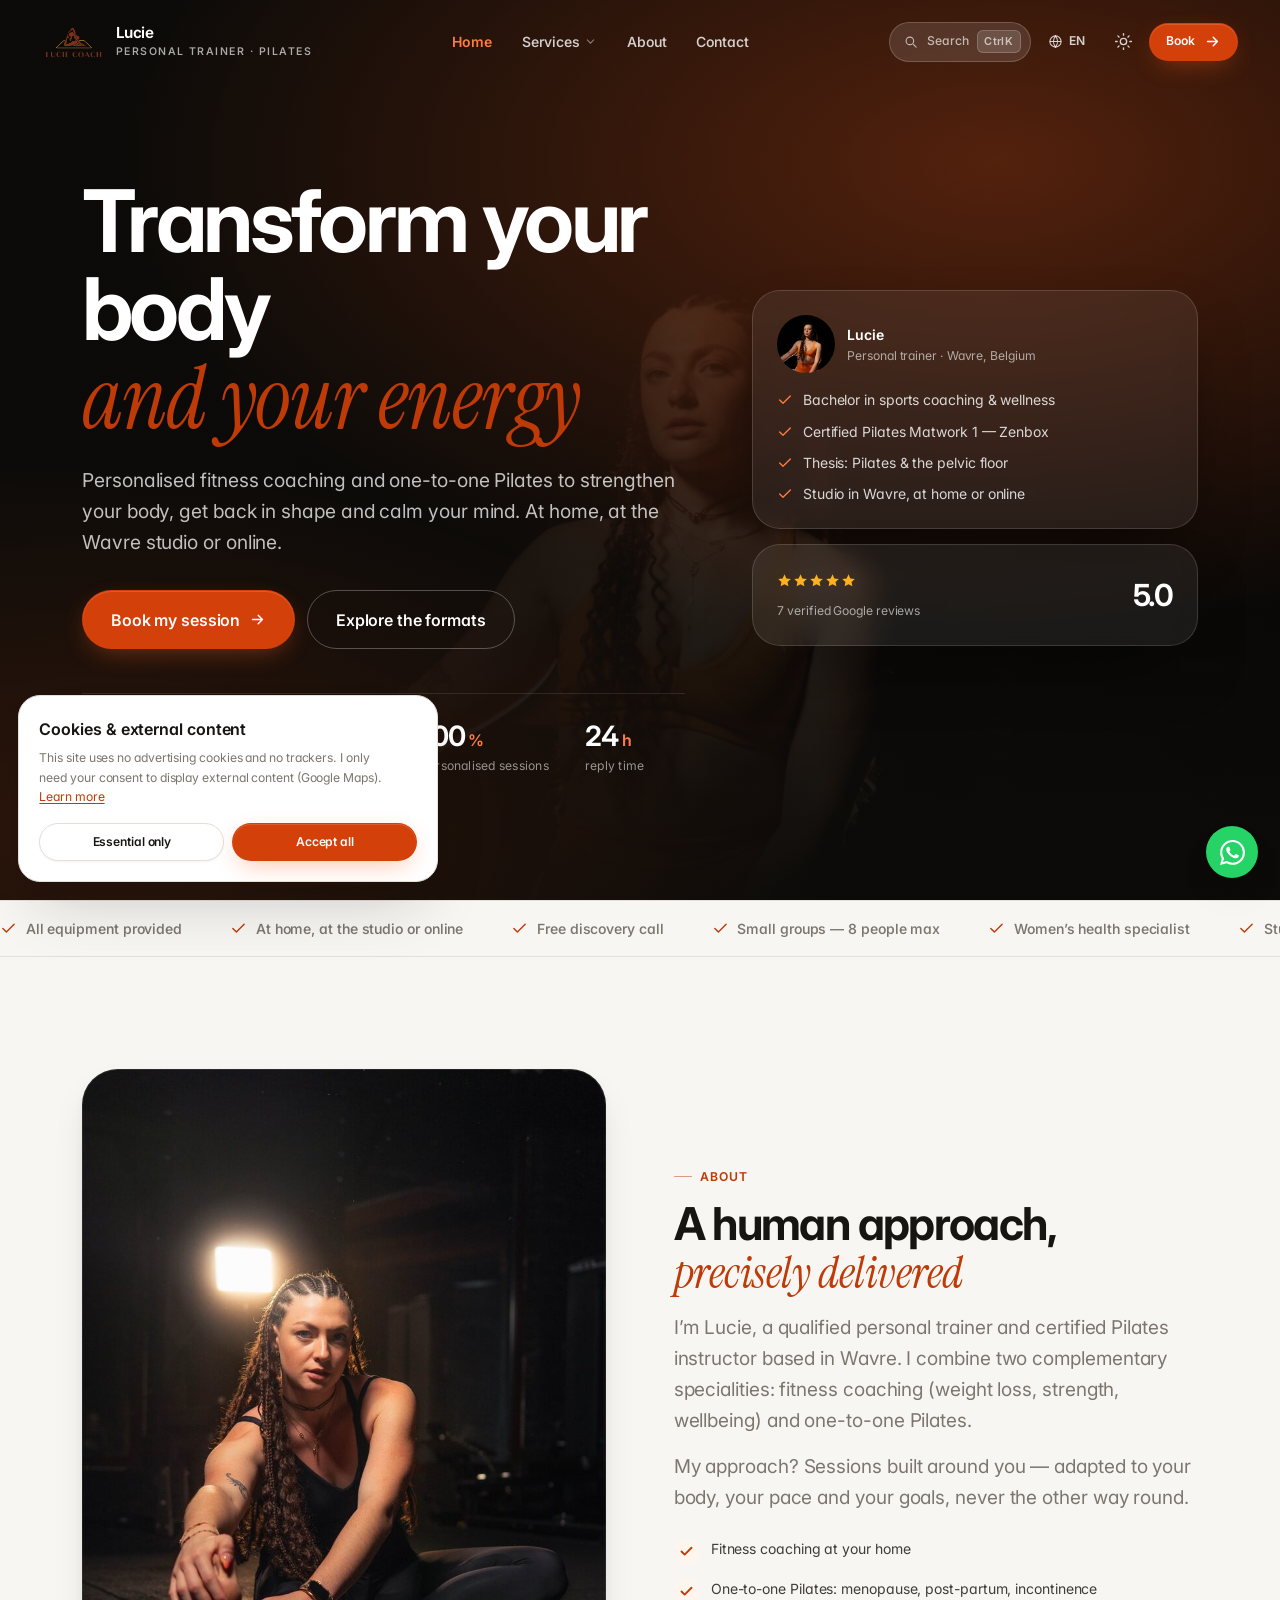
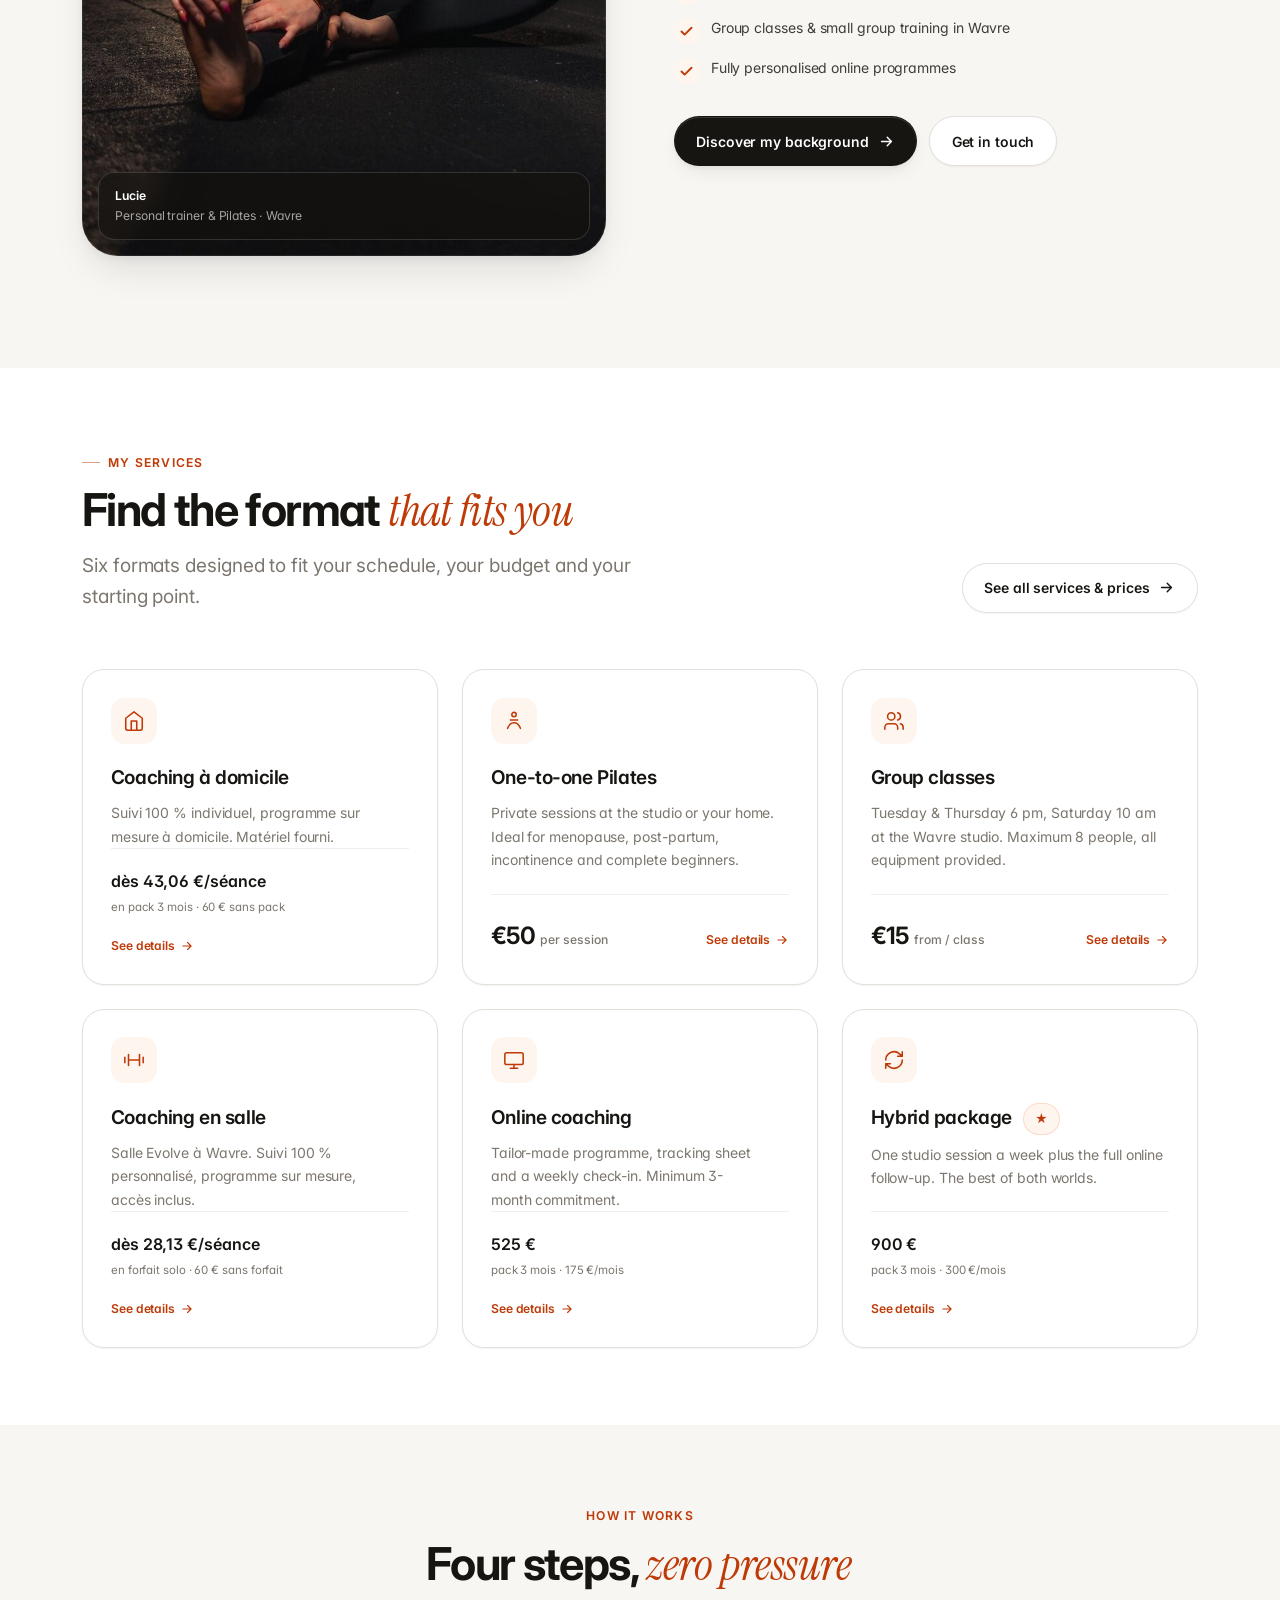
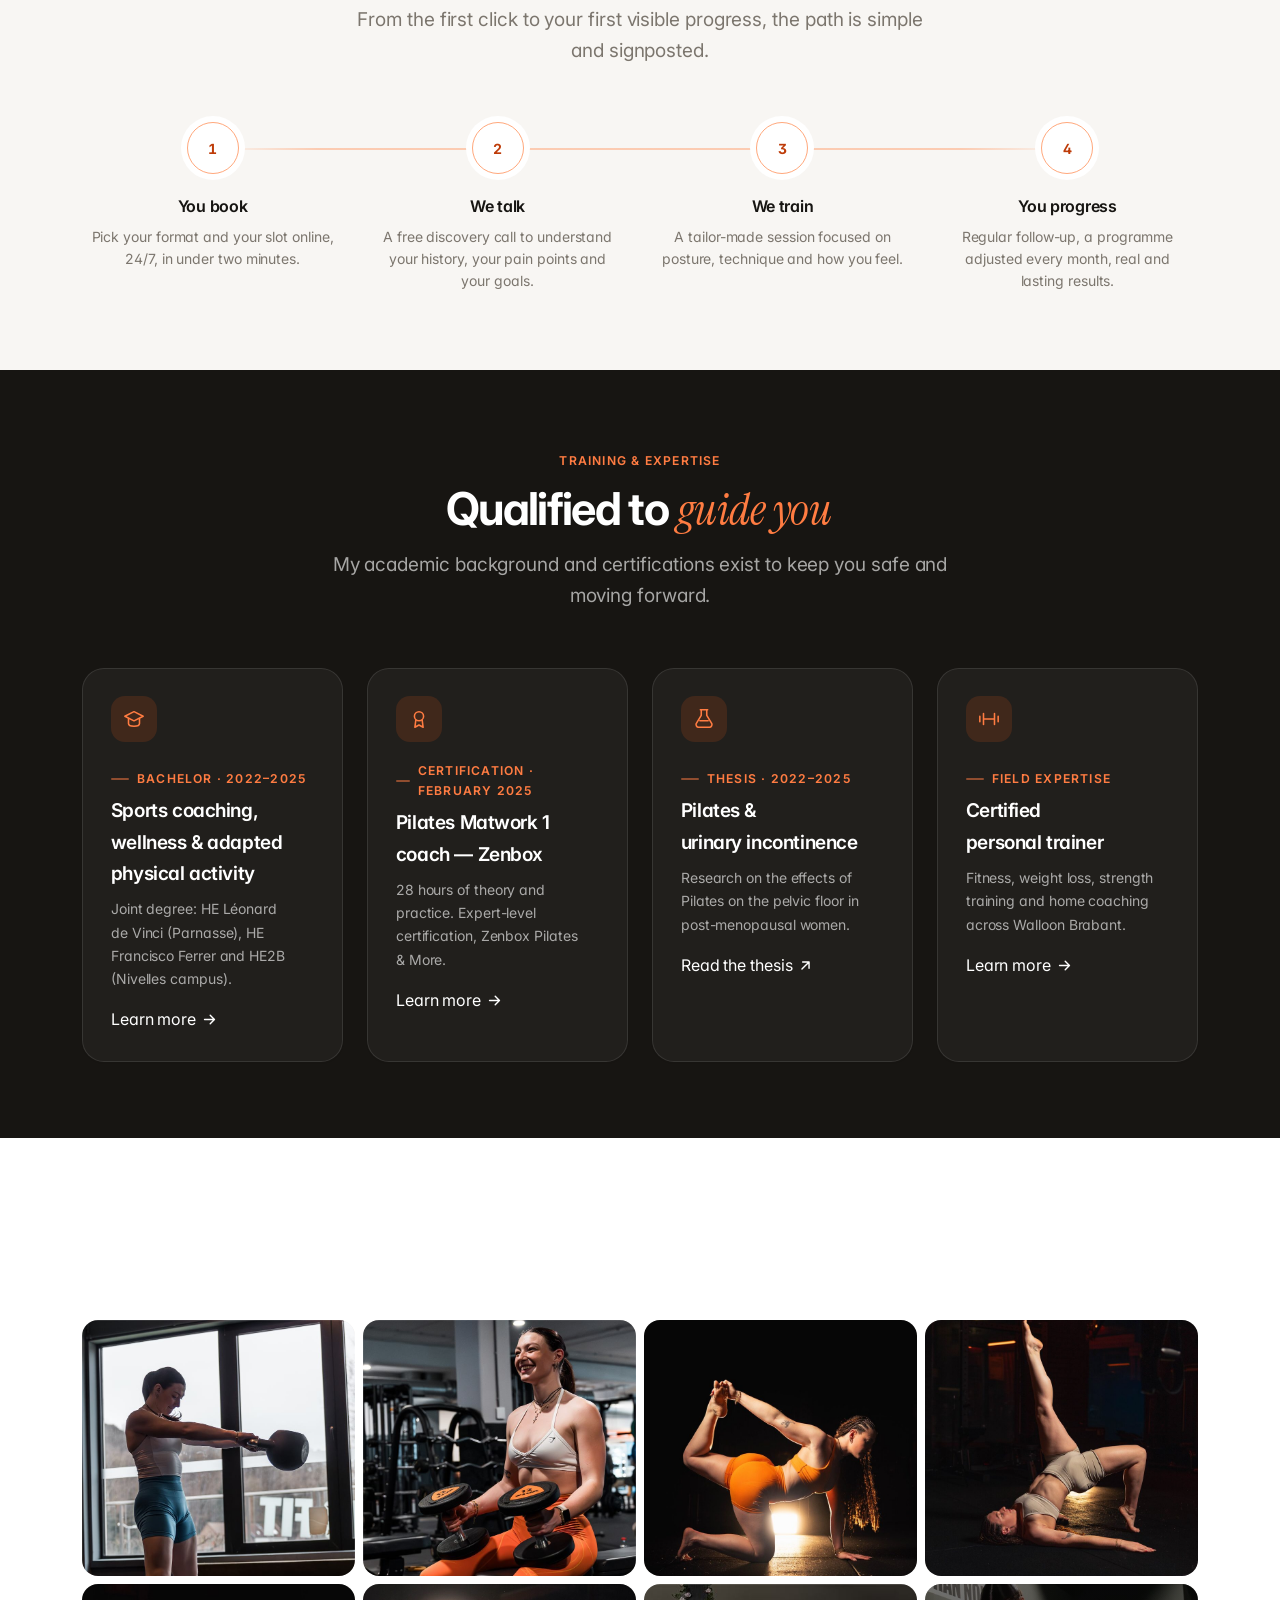
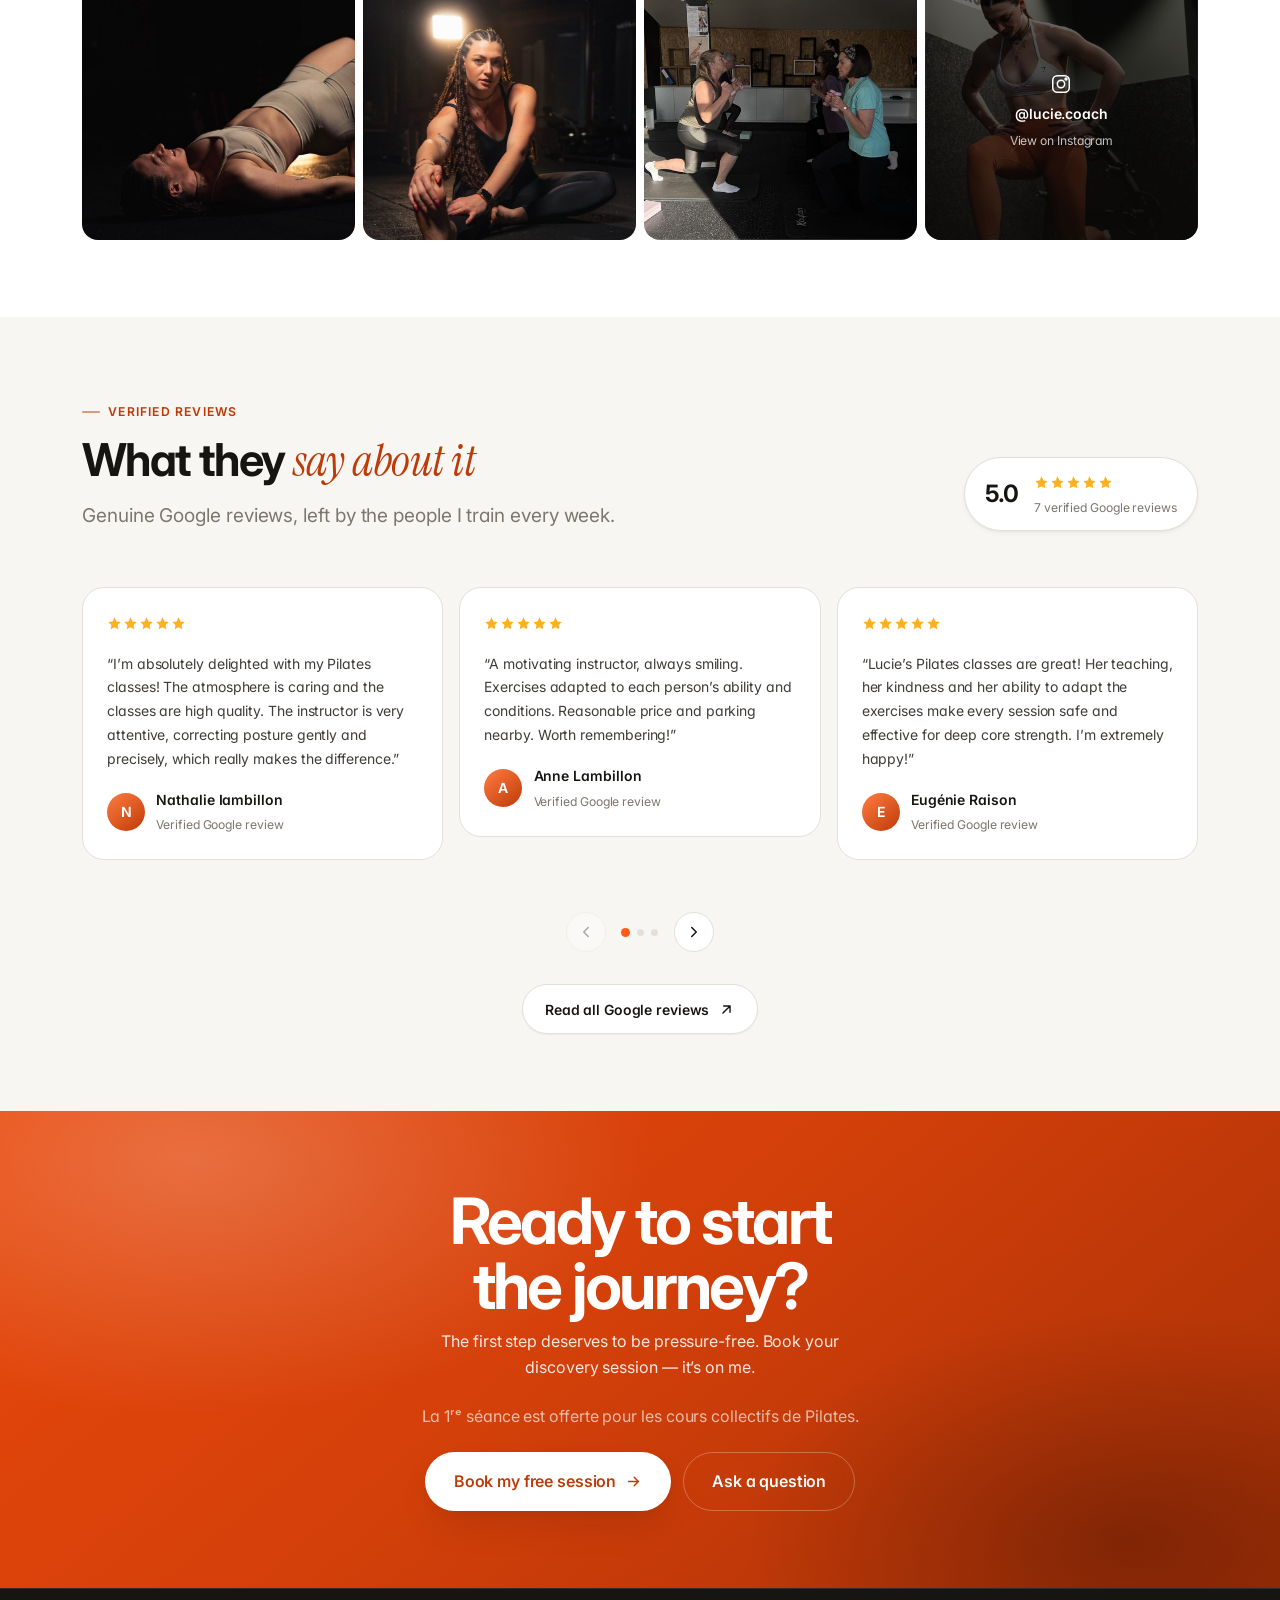
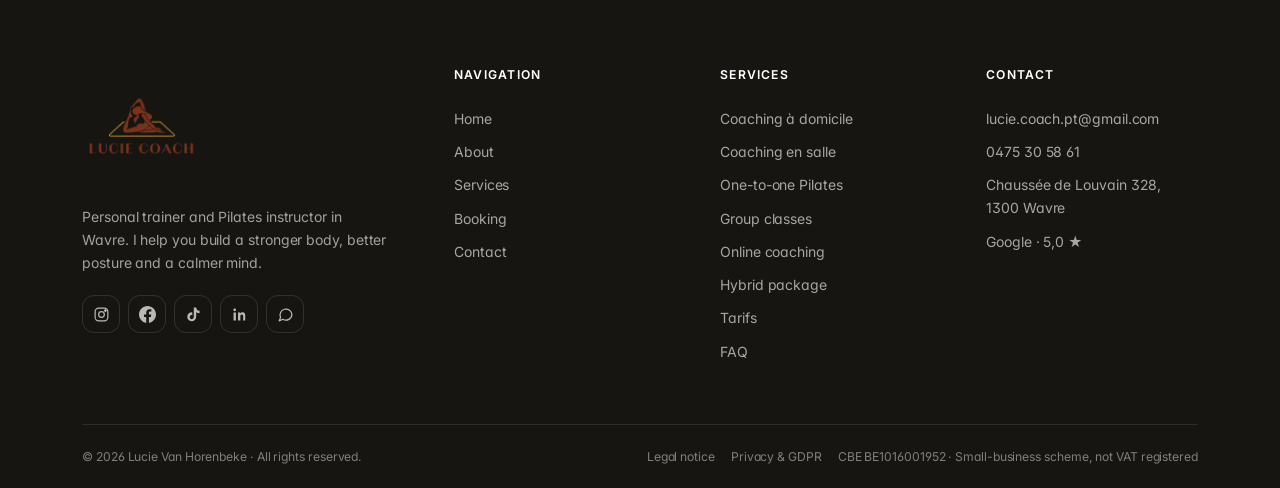
<file: index.html>
<!DOCTYPE html>
<html lang="fr">
<head>
<meta charset="UTF-8" />
<meta name="viewport" content="width=device-width, initial-scale=1, viewport-fit=cover" />
<title data-i18n="home.title">Lucie Van Horenbeke — Coach sportif &amp; Pilates à Wavre</title>
<meta name="description" data-i18n-attr="content:home.desc" content="Coach sportif diplômée et instructrice pilâtes certifiée à Wavre. Coaching à domicile, en studio ou en ligne. Première séance découverte offerte." />
<meta name="theme-color" content="#FFFFFF" />
<meta name="author" content="Lucie Van Horenbeke" />
<link rel="canonical" href="https://www.lucievanhorenbeke.be/index.html" />

<link rel="alternate" hreflang="fr" href="https://www.lucievanhorenbeke.be/index.html" />
<link rel="alternate" hreflang="nl" href="https://www.lucievanhorenbeke.be/index.html?lang=nl" />
<link rel="alternate" hreflang="de" href="https://www.lucievanhorenbeke.be/index.html?lang=de" />
<link rel="alternate" hreflang="en" href="https://www.lucievanhorenbeke.be/index.html?lang=en" />
<link rel="alternate" hreflang="es" href="https://www.lucievanhorenbeke.be/index.html?lang=es" />
<link rel="alternate" hreflang="it" href="https://www.lucievanhorenbeke.be/index.html?lang=it" />
<link rel="alternate" hreflang="x-default" href="https://www.lucievanhorenbeke.be/index.html" />

<meta property="og:type" content="website" />
<meta property="og:site_name" content="Lucie Van Horenbeke" />
<meta property="og:title" content="Lucie Van Horenbeke — Coach sportif &amp; Pilates à Wavre" />
<meta property="og:description" content="Coaching sportif personnalisé et pilâtes one-to-one. À domicile, au studio de Wavre ou en ligne. Première séance découverte offerte." />
<meta property="og:url" content="https://www.lucievanhorenbeke.be/index.html" />
<meta property="og:locale" content="fr_BE" />
<meta property="og:image" content="https://www.lucievanhorenbeke.be/img/opt/lucie-kettlebell-1600.jpg" />
<meta property="og:image:alt" content="Lucie Van Horenbeke en séance de renforcement avec kettlebell" />
<meta name="twitter:card" content="summary_large_image" />
<meta name="twitter:title" content="Lucie Van Horenbeke — Coach sportif &amp; Pilates à Wavre" />
<meta name="twitter:description" content="Coaching sportif personnalisé et pilâtes one-to-one à Wavre. Première séance découverte offerte." />
<meta name="twitter:image" content="https://www.lucievanhorenbeke.be/img/opt/lucie-kettlebell-1600.jpg" />

<link rel="icon" href="img/lucie-icon.png" sizes="any" />
<link rel="apple-touch-icon" href="img/lucie-icon.png" />
<link rel="manifest" href="site.webmanifest" />

<link rel="preconnect" href="https://fonts.googleapis.com" />
<link rel="preconnect" href="https://fonts.gstatic.com" crossorigin />
<link rel="preload" as="image" fetchpriority="high" href="img/opt/lucie-assise-1600.jpg?v=2" />
<link href="https://fonts.googleapis.com/css2?family=Inter:wght@400..800&family=Instrument+Serif:ital@1&display=swap" rel="stylesheet" />
<link rel="stylesheet" href="style.css?v=49" />

<script>try{var m=JSON.parse(localStorage.getItem("lvh.theme")||'"system"');if(m!=="system")document.documentElement.setAttribute("data-theme",m);}catch(e){}</script>
<script type="speculationrules">
{"prerender":[{"where":{"and":[{"href_matches":"/*.html"},{"not":{"selector_matches":"[rel~=nofollow]"}}]},"eagerness":"moderate"}]}
</script>

<script type="application/ld+json">
{
  "@context": "https://schema.org",
  "@graph": [
    {
      "@type": ["LocalBusiness", "HealthAndBeautyBusiness"],
      "@id": "https://www.lucievanhorenbeke.be/#business",
      "name": "Lucie Van Horenbeke — Coach sportif & Pilates",
      "description": "Coaching sportif personnalisé et pilâtes one-to-one à Wavre : à domicile, en studio ou en ligne.",
      "url": "https://www.lucievanhorenbeke.be/",
      "telephone": "+32475305861",
      "email": "lucie.coach.pt@gmail.com",
      "image": "https://www.lucievanhorenbeke.be/img/opt/lucie-kettlebell-1600.jpg",
      "priceRange": "€€",
      "vatID": "BE1016001952",
      "currenciesAccepted": "EUR",
      "address": {
        "@type": "PostalAddress",
        "streetAddress": "Chaussée de Louvain 328",
        "postalCode": "1300",
        "addressLocality": "Wavre",
        "addressCountry": "BE"
      },
      "geo": { "@type": "GeoCoordinates", "latitude": 50.7166, "longitude": 4.6122 },
      "areaServed": [
        { "@type": "City", "name": "Wavre" },
        { "@type": "AdministrativeArea", "name": "Brabant wallon" }
      ],
      "sameAs": [
        "https://www.instagram.com/lucie.coach",
        "https://www.tiktok.com/@lucie.coach",
        "https://www.linkedin.com/in/lucie-vanhorenbeke"
      ],
      "openingHoursSpecification": [
        { "@type": "OpeningHoursSpecification", "dayOfWeek": ["Tuesday", "Thursday"], "opens": "18:00", "closes": "19:00" },
        { "@type": "OpeningHoursSpecification", "dayOfWeek": "Saturday", "opens": "10:00", "closes": "11:00" }
      ],
      "aggregateRating": {
        "@type": "AggregateRating",
        "ratingValue": "5",
        "bestRating": "5",
        "reviewCount": "6"
      },
      "founder": { "@id": "https://www.lucievanhorenbeke.be/#lucie" },
      "hasOfferCatalog": {
        "@type": "OfferCatalog",
        "name": "Formules de coaching",
        "itemListElement": [
          { "@type": "Offer", "itemOffered": { "@type": "Service", "name": "Coaching remise en forme" }, "price": "50", "priceCurrency": "EUR" },
          { "@type": "Offer", "itemOffered": { "@type": "Service", "name": "Pilates one-to-one" }, "price": "50", "priceCurrency": "EUR" },
          { "@type": "Offer", "itemOffered": { "@type": "Service", "name": "Cours collectifs de pilâtes" }, "price": "15", "priceCurrency": "EUR" },
          { "@type": "Offer", "itemOffered": { "@type": "Service", "name": "Coaching en ligne" }, "price": "525", "priceCurrency": "EUR" },
          { "@type": "Offer", "itemOffered": { "@type": "Service", "name": "Formule mixte" }, "price": "900", "priceCurrency": "EUR" }
        ]
      }
    },
    {
      "@type": "Person",
      "@id": "https://www.lucievanhorenbeke.be/#lucie",
      "name": "Lucie Van Horenbeke",
      "jobTitle": "Coach sportif & instructrice pilâtes",
      "worksFor": { "@id": "https://www.lucievanhorenbeke.be/#business" },
      "alumniOf": "Haute École Léonard de Vinci",
      "knowsAbout": ["Pilates", "Coaching sportif", "Plancher pelvien", "Post-partum", "Ménopause"],
      "url": "https://www.lucievanhorenbeke.be/about.html"
    },
    {
      "@type": "WebSite",
      "@id": "https://www.lucievanhorenbeke.be/#website",
      "url": "https://www.lucievanhorenbeke.be/",
      "name": "Lucie Van Horenbeke",
      "inLanguage": ["fr", "nl", "de", "en", "es", "it"],
      "publisher": { "@id": "https://www.lucievanhorenbeke.be/#business" }
    }
  ]
}
</script>
</head>

<body data-page="home">

<a class="skip-link" href="#main" data-i18n="nav.skip">Aller au contenu principal</a>

<!-- ══════════════════════════════════════ HEADER ══════════════════════════════════════ -->
<header class="site-header is-onDark" id="site-header">
  <div class="header-inner">
    <a class="brand" href="index.html" aria-label="Lucie Van Horenbeke — accueil">
      <img src="img/lucie-logo.png" alt="" width="64" height="64" />
      <span class="brand-text">
        <span class="brand-name">Lucie</span>
        <span class="brand-role" data-i18n="nav.brandRole">Coach sportif · Pilates</span>
      </span>
    </a>

    <nav class="nav-primary" aria-label="Navigation principale">
      <ul class="nav-list">
        <li><a class="nav-link" href="index.html" aria-current="page" data-i18n="nav.home">Accueil</a></li>
        <li class="nav-item has-mega">
          <button type="button" class="nav-link" aria-expanded="false">
            <span data-i18n="nav.services">Services</span>
            <svg class="caret" viewBox="0 0 24 24" fill="none" stroke="currentColor" stroke-width="2" stroke-linecap="round" aria-hidden="true"><path d="m6 9 6 6 6-6"/></svg>
          </button>
          <div class="mega">
            <div class="mega-grid">
              <a class="mega-link" href="services.html#coaching">
                <span class="mega-ico"><svg viewBox="0 0 24 24" fill="none" stroke="currentColor" stroke-width="1.7" stroke-linecap="round" stroke-linejoin="round" aria-hidden="true"><path d="M3 9l9-7 9 7v11a2 2 0 0 1-2 2H5a2 2 0 0 1-2-2z"/><polyline points="9 22 9 12 15 12 15 22"/></svg></span>
                <span><span class="mega-title">Coaching à domicile</span><span class="mega-desc">Suivi 100 % individuel, programme sur mesure.</span></span>
              </a>
              <a class="mega-link" href="services.html#coaching-salle">
                <span class="mega-ico"><svg viewBox="0 0 24 24" fill="none" stroke="currentColor" stroke-width="1.7" stroke-linecap="round" stroke-linejoin="round" aria-hidden="true"><path d="M6 6v12M18 6v12M2 9v6M22 9v6M6 12h12"/></svg></span>
                <span><span class="mega-title">Coaching en salle</span><span class="mega-desc">Salle Evolve à Wavre, solo ou en groupe.</span></span>
              </a>
              <a class="mega-link" href="services.html#pilates">
                <span class="mega-ico"><svg viewBox="0 0 24 24" fill="none" stroke="currentColor" stroke-width="1.7" stroke-linecap="round" stroke-linejoin="round" aria-hidden="true"><circle cx="12" cy="5" r="2.4"/><path d="M5 20c1.6-4 4-6 7-6s5.4 2 7 6M8 11h8"/></svg></span>
                <span><span class="mega-title" data-i18n="svc.pilates.name">Pilates one-to-one</span><span class="mega-desc" data-i18n="svc.pilates.desc">Séances privées en studio ou chez toi.</span></span>
              </a>
              <a class="mega-link" href="services.html#collectif">
                <span class="mega-ico"><svg viewBox="0 0 24 24" fill="none" stroke="currentColor" stroke-width="1.7" stroke-linecap="round" stroke-linejoin="round" aria-hidden="true"><path d="M16 21v-2a4 4 0 0 0-4-4H6a4 4 0 0 0-4 4v2M9 11a4 4 0 1 0 0-8 4 4 0 0 0 0 8ZM22 21v-2a4 4 0 0 0-3-3.9M16 3.1a4 4 0 0 1 0 7.8"/></svg></span>
                <span><span class="mega-title" data-i18n="svc.collectif.name">Cours collectifs</span><span class="mega-desc" data-i18n="svc.collectif.desc">Mardi &amp; jeudi 18 h, samedi 10 h à Wavre.</span></span>
              </a>
              <a class="mega-link" href="services.html#online">
                <span class="mega-ico"><svg viewBox="0 0 24 24" fill="none" stroke="currentColor" stroke-width="1.7" stroke-linecap="round" stroke-linejoin="round" aria-hidden="true"><rect x="2" y="4" width="20" height="13" rx="2"/><path d="M8 21h8m-4-4v4"/></svg></span>
                <span><span class="mega-title" data-i18n="svc.online.name">Coaching en ligne</span><span class="mega-desc" data-i18n="svc.online.desc">Programme sur mesure et suivi hebdomadaire.</span></span>
              </a>
              <a class="mega-link" href="services.html#mixte">
                <span class="mega-ico"><svg viewBox="0 0 24 24" fill="none" stroke="currentColor" stroke-width="1.7" stroke-linecap="round" stroke-linejoin="round" aria-hidden="true"><path d="M3 12a9 9 0 0 1 15-6.7L21 8M21 3v5h-5M21 12a9 9 0 0 1-15 6.7L3 16M3 21v-5h5"/></svg></span>
                <span><span class="mega-title" data-i18n="svc.mixte.name">Formule mixte</span><span class="mega-desc" data-i18n="svc.mixte.desc">Séances en salle + suivi en ligne.</span></span>
              </a>
            </div>
            <div class="mega-foot">
              <span data-i18n="mm.foot">Première séance découverte offerte, sans engagement.</span>
              <a class="btn btn--secondary btn--sm" href="services.html"><span data-i18n="mm.footCta">Comparer les formules</span></a>
            </div>
          </div>
        </li>
        <li><a class="nav-link" href="about.html" data-i18n="nav.about">À propos</a></li>
        <li><a class="nav-link" href="contact.html" data-i18n="nav.contact">Contact</a></li>
      </ul>
    </nav>

    <div class="header-actions">
      <button type="button" class="search-trigger" data-cmdk-open>
        <svg viewBox="0 0 24 24" fill="none" stroke="currentColor" stroke-width="1.8" stroke-linecap="round" aria-hidden="true"><path d="m21 21-4.34-4.34M17 11a6 6 0 1 1-12 0 6 6 0 0 1 12 0Z"/></svg>
        <span data-i18n="nav.search">Rechercher</span>
        <kbd><span data-kbd-mod>Ctrl</span>K</kbd>
      </button>

      <button type="button" class="btn btn--icon mobile-only" data-cmdk-open data-i18n-attr="aria-label:nav.searchLabel" aria-label="Rechercher sur le site">
        <svg viewBox="0 0 24 24" fill="none" stroke="currentColor" stroke-width="1.8" stroke-linecap="round" aria-hidden="true"><path d="m21 21-4.34-4.34M17 11a6 6 0 1 1-12 0 6 6 0 0 1 12 0Z"/></svg>
      </button>

      <div class="switcher desktop-only" data-lang-switcher>
        <button type="button" class="lang-trigger" data-lang-trigger aria-expanded="false" aria-haspopup="menu" data-i18n-attr="aria-label:nav.language">
          <svg viewBox="0 0 24 24" fill="none" stroke="currentColor" stroke-width="1.7" aria-hidden="true"><circle cx="12" cy="12" r="9"/><path d="M3 12h18M12 3a15 15 0 0 1 0 18 15 15 0 0 1 0-18Z"/></svg>
          <span data-lang-code>FR</span>
        </button>
        <div class="switcher-menu" role="menu" data-lang-menu></div>
      </div>

      <button type="button" class="btn btn--icon theme-toggle" data-theme-toggle aria-pressed="false" data-i18n-attr="aria-label:nav.theme" aria-label="Changer de thème">
        <svg class="sun" viewBox="0 0 24 24" fill="none" stroke="currentColor" stroke-width="1.7" stroke-linecap="round" aria-hidden="true"><circle cx="12" cy="12" r="4"/><path d="M12 2v2m0 16v2M4.9 4.9l1.4 1.4m11.4 11.4 1.4 1.4M2 12h2m16 0h2M4.9 19.1l1.4-1.4M17.7 6.3l1.4-1.4"/></svg>
        <svg class="moon" viewBox="0 0 24 24" fill="none" stroke="currentColor" stroke-width="1.7" stroke-linecap="round" stroke-linejoin="round" aria-hidden="true"><path d="M21 12.8A9 9 0 1 1 11.2 3a7 7 0 0 0 9.8 9.8Z"/></svg>
      </button>

      <a class="btn btn--primary btn--sm desktop-only" href="booking.html">
        <span data-i18n="nav.book">Réserver</span>
        <svg class="btn-arrow" viewBox="0 0 24 24" fill="none" stroke="currentColor" stroke-width="2" stroke-linecap="round" stroke-linejoin="round" aria-hidden="true"><path d="M5 12h14m-6-6 6 6-6 6"/></svg>
      </a>

      <button type="button" class="burger" id="burger" aria-expanded="false" aria-controls="drawer" data-i18n-attr="aria-label:nav.openMenu" aria-label="Ouvrir le menu">
        <span></span><span></span><span></span>
      </button>
    </div>
  </div>
  <div class="progress-bar" aria-hidden="true"></div>
</header>

<!-- ══════════════════════════════════════ DRAWER ══════════════════════════════════════ -->
<div class="scrim" id="scrim"></div>
<aside class="drawer" id="drawer" aria-hidden="true" aria-label="Menu">
  <div class="drawer-head">
    <span class="brand-name">Lucie</span>
    <button type="button" class="btn btn--icon" data-drawer-close data-i18n-attr="aria-label:nav.closeMenu" aria-label="Fermer le menu">
      <svg viewBox="0 0 24 24" fill="none" stroke="currentColor" stroke-width="1.8" stroke-linecap="round" aria-hidden="true"><path d="M18 6 6 18M6 6l12 12"/></svg>
    </button>
  </div>
  <div class="drawer-body">
    <nav class="drawer-nav" aria-label="Navigation mobile">
      <a href="index.html" aria-current="page"><span data-i18n="nav.home">Accueil</span></a>
      <a href="services.html"><span data-i18n="nav.services">Services</span></a>
      <a href="about.html"><span data-i18n="nav.about">À propos</span></a>
      <a href="booking.html"><span data-i18n="nav.booking">Réservation</span></a>
      <a href="contact.html"><span data-i18n="nav.contact">Contact</span></a>
    </nav>

    <div class="drawer-label" data-i18n="mm.label">Toutes les formules</div>
    <nav class="drawer-nav" aria-label="Services">
      <a href="services.html#coaching"><span data-i18n="svc.coaching.name">Coaching remise en forme</span></a>
      <a href="services.html#pilates"><span data-i18n="svc.pilates.name">Pilates one-to-one</span></a>
      <a href="services.html#collectif"><span data-i18n="svc.collectif.name">Cours collectifs</span></a>
      <a href="services.html#smallgroup"><span data-i18n="svc.smallgroup.name">Small group training</span></a>
      <a href="services.html#online"><span data-i18n="svc.online.name">Coaching en ligne</span></a>
      <a href="services.html#mixte"><span data-i18n="svc.mixte.name">Formule mixte</span></a>
    </nav>

    <div class="drawer-label" data-i18n="nav.language">Langue</div>
    <div class="switcher" data-lang-switcher style="display:block">
      <button type="button" class="btn btn--secondary btn--block" data-lang-trigger aria-expanded="false" aria-haspopup="menu">
        <svg viewBox="0 0 24 24" fill="none" stroke="currentColor" stroke-width="1.7" aria-hidden="true" style="width:16px;height:16px"><circle cx="12" cy="12" r="9"/><path d="M3 12h18M12 3a15 15 0 0 1 0 18 15 15 0 0 1 0-18Z"/></svg>
        <span data-lang-code>FR</span>
      </button>
      <div class="switcher-menu" role="menu" data-lang-menu style="left:0;right:0"></div>
    </div>
  </div>
  <div class="drawer-foot">
    <a class="btn btn--primary btn--block" href="booking.html"><span data-i18n="nav.bookLong">Réserver une séance</span></a>
    <a class="btn btn--secondary btn--block" href="tel:+32475305861">0475 30 58 61</a>
  </div>
</aside>

<main id="main">

<!-- ══════════════════════════════════════ HERO ══════════════════════════════════════ -->
<section class="hero">
  <div class="hero-media">
    <img src="img/opt/lucie-assise-1600.jpg?v=2"
         srcset="img/opt/lucie-assise-800.jpg?v=2 800w, img/opt/lucie-assise-1600.jpg?v=2 1600w"
         sizes="100vw" width="800" height="1424"
         alt="Lucie Van Horenbeke coach sportif Wavre" fetchpriority="high" decoding="async" style="object-position:50% 32%" />
  </div>
  <div class="hero-veil" aria-hidden="true"></div>
  <div class="hero-grid-lines" aria-hidden="true"></div>

  <div class="container hero-inner">
    <div class="hero-copy">
      <h1 class="display-1 animate-up" style="animation-delay:.06s">
        <span data-i18n="hero.titleA">Transforme ton corps</span><br />
        <em class="accent" data-i18n="hero.titleB">et ton énergie</em>
      </h1>
      <p class="lead animate-up" style="animation-delay:.12s" data-i18n="hero.lead">
        Coaching sportif personnalisé et pilâtes en one-to-one pour renforcer ton corps, retrouver ta forme et apaiser ton mental. À domicile, au studio de Wavre ou en ligne.
      </p>
      <div class="hero-cta animate-up" style="animation-delay:.18s">
        <a class="btn btn--primary btn--lg" href="booking.html">
          <span data-i18n="hero.ctaPrimary">Réserver ma séance</span>
          <svg class="btn-arrow" viewBox="0 0 24 24" fill="none" stroke="currentColor" stroke-width="2" stroke-linecap="round" stroke-linejoin="round" aria-hidden="true"><path d="M5 12h14m-6-6 6 6-6 6"/></svg>
        </a>
        <a class="btn btn--onDark btn--lg" href="services.html">
          <span data-i18n="hero.ctaSecondary">Découvrir les formules</span>
        </a>
      </div>

      <dl class="hero-trust animate-up" style="animation-delay:.24s">
        <a class="trust-item" href="https://share.google/Q34PTdS56j8m9Qonz" target="_blank" rel="noopener" style="text-decoration:none;color:inherit;">
          <dd class="num"><span data-count-key="hero.trust1n" data-count-to="5,0">5,0</span></dd>
          <dt class="lbl" data-i18n="hero.trust1l">Note Google · 7 avis</dt>
        </a>
        <a class="trust-item" href="services.html" style="text-decoration:none;color:inherit;">
          <dd class="num"><span data-count-key="hero.trust2n" data-count-to="6">6</span></dd>
          <dt class="lbl" data-i18n="hero.trust2l">formules sur mesure</dt>
        </a>
        <div class="trust-item">
          <dd class="num"><span data-count-key="hero.trust3n" data-count-to="100">100</span><span class="suffix">%</span></dd>
          <dt class="lbl" data-i18n="hero.trust3l">séances personnalisées</dt>
        </div>
        <div class="trust-item">
          <dd class="num"><span data-count-key="hero.trust4n" data-count-to="24">24</span><span class="suffix">h</span></dd>
          <dt class="lbl" data-i18n="hero.trust4l">délai de réponse</dt>
        </div>
      </dl>
    </div>

    <div class="hero-aside animate-up" style="animation-delay:.3s">
      <div class="hero-card">
        <div class="hero-card-head">
          <span style="display:inline-block;position:relative;width:58px;height:58px;border-radius:50%;overflow:hidden;flex-shrink:0">
            <img src="img/opt/lucie-avatar-400.jpg" alt="" loading="lazy" decoding="async" style="position:absolute;top:0;left:0;width:100%;height:100%;object-fit:cover;object-position:50% 20%;border-radius:0" />
          </span>
          <div>
            <div class="hero-card-name">Lucie</div>
            <div class="hero-card-role" data-i18n="hero.cardRole">Coach sportif · Wavre, Belgique</div>
          </div>
        </div>
        <ul>
          <li><svg viewBox="0 0 24 24" fill="none" stroke="currentColor" stroke-width="2" stroke-linecap="round" stroke-linejoin="round" aria-hidden="true"><path d="m20 6-11 11-5-5"/></svg><span data-i18n="hero.cardP1">Bachelier en coaching sportif &amp; wellness</span></li>
          <li><svg viewBox="0 0 24 24" fill="none" stroke="currentColor" stroke-width="2" stroke-linecap="round" stroke-linejoin="round" aria-hidden="true"><path d="m20 6-11 11-5-5"/></svg><span data-i18n="hero.cardP2">Certifiée pilâtes Matwork 1 — Zenbox</span></li>
          <li><svg viewBox="0 0 24 24" fill="none" stroke="currentColor" stroke-width="2" stroke-linecap="round" stroke-linejoin="round" aria-hidden="true"><path d="m20 6-11 11-5-5"/></svg><span data-i18n="hero.cardP3">Mémoire : pilâtes &amp; plancher pelvien</span></li>
          <li><svg viewBox="0 0 24 24" fill="none" stroke="currentColor" stroke-width="2" stroke-linecap="round" stroke-linejoin="round" aria-hidden="true"><path d="m20 6-11 11-5-5"/></svg><span data-i18n="hero.cardP4">Studio à Wavre, à domicile ou en ligne</span></li>
        </ul>
      </div>

      <a class="hero-card" href="https://share.google/Q34PTdS56j8m9Qonz" target="_blank" rel="noopener" style="text-decoration:none;color:inherit;display:block;">
        <div class="row" style="justify-content:space-between">
          <div>
            <div class="stars" aria-hidden="true">
              <svg viewBox="0 0 24 24" fill="currentColor"><path d="m12 2 3 6.6 7 .9-5.1 4.8 1.3 7L12 18l-6.2 3.3 1.3-7L2 9.5l7-.9z"/></svg>
              <svg viewBox="0 0 24 24" fill="currentColor"><path d="m12 2 3 6.6 7 .9-5.1 4.8 1.3 7L12 18l-6.2 3.3 1.3-7L2 9.5l7-.9z"/></svg>
              <svg viewBox="0 0 24 24" fill="currentColor"><path d="m12 2 3 6.6 7 .9-5.1 4.8 1.3 7L12 18l-6.2 3.3 1.3-7L2 9.5l7-.9z"/></svg>
              <svg viewBox="0 0 24 24" fill="currentColor"><path d="m12 2 3 6.6 7 .9-5.1 4.8 1.3 7L12 18l-6.2 3.3 1.3-7L2 9.5l7-.9z"/></svg>
              <svg viewBox="0 0 24 24" fill="currentColor"><path d="m12 2 3 6.6 7 .9-5.1 4.8 1.3 7L12 18l-6.2 3.3 1.3-7L2 9.5l7-.9z"/></svg>
            </div>
            <div class="hero-card-role" style="margin-top:.35rem" data-i18n="testi.meta">7 avis Google vérifiés</div>
          </div>
          <div style="font-size:1.9rem;font-weight:660;letter-spacing:-.04em" data-i18n="testi.score">5,0</div>
        </div>
      </a>
    </div>
  </div>

</section>

<!-- ══════════════════════════════════════ TRUST STRIP ══════════════════════════════════════ -->
<div class="strip" aria-label="Points clés">
  <div class="strip-track">
    <span class="strip-item"><svg viewBox="0 0 24 24" fill="none" stroke="currentColor" stroke-width="2" stroke-linecap="round" stroke-linejoin="round" aria-hidden="true"><path d="m20 6-11 11-5-5"/></svg><span data-i18n="strip.1">Tout le matériel est fourni</span></span>
    <span class="strip-item"><svg viewBox="0 0 24 24" fill="none" stroke="currentColor" stroke-width="2" stroke-linecap="round" stroke-linejoin="round" aria-hidden="true"><path d="m20 6-11 11-5-5"/></svg><span data-i18n="strip.2">À domicile, en studio ou en ligne</span></span>
    <span class="strip-item"><svg viewBox="0 0 24 24" fill="none" stroke="currentColor" stroke-width="2" stroke-linecap="round" stroke-linejoin="round" aria-hidden="true"><path d="m20 6-11 11-5-5"/></svg><span data-i18n="strip.3">Call découverte gratuit</span></span>
    <span class="strip-item"><svg viewBox="0 0 24 24" fill="none" stroke="currentColor" stroke-width="2" stroke-linecap="round" stroke-linejoin="round" aria-hidden="true"><path d="m20 6-11 11-5-5"/></svg><span data-i18n="strip.4">Petits groupes — 8 personnes max</span></span>
    <span class="strip-item"><svg viewBox="0 0 24 24" fill="none" stroke="currentColor" stroke-width="2" stroke-linecap="round" stroke-linejoin="round" aria-hidden="true"><path d="m20 6-11 11-5-5"/></svg><span data-i18n="strip.5">Spécialiste santé féminine</span></span>
    <span class="strip-item"><svg viewBox="0 0 24 24" fill="none" stroke="currentColor" stroke-width="2" stroke-linecap="round" stroke-linejoin="round" aria-hidden="true"><path d="m20 6-11 11-5-5"/></svg><span data-i18n="strip.6">Studio à Wavre, parking facile</span></span>
    <span class="strip-item"><svg viewBox="0 0 24 24" fill="none" stroke="currentColor" stroke-width="2" stroke-linecap="round" stroke-linejoin="round" aria-hidden="true"><path d="m20 6-11 11-5-5"/></svg><span data-i18n="strip.7">Réponse sous 24 h</span></span>
    <span class="strip-item" aria-hidden="true"><svg viewBox="0 0 24 24" fill="none" stroke="currentColor" stroke-width="2" stroke-linecap="round" stroke-linejoin="round"><path d="m20 6-11 11-5-5"/></svg><span data-i18n="strip.1">Tout le matériel est fourni</span></span>
    <span class="strip-item" aria-hidden="true"><svg viewBox="0 0 24 24" fill="none" stroke="currentColor" stroke-width="2" stroke-linecap="round" stroke-linejoin="round"><path d="m20 6-11 11-5-5"/></svg><span data-i18n="strip.2">À domicile, en studio ou en ligne</span></span>
    <span class="strip-item" aria-hidden="true"><svg viewBox="0 0 24 24" fill="none" stroke="currentColor" stroke-width="2" stroke-linecap="round" stroke-linejoin="round"><path d="m20 6-11 11-5-5"/></svg><span data-i18n="strip.3">Call découverte gratuit</span></span>
    <span class="strip-item" aria-hidden="true"><svg viewBox="0 0 24 24" fill="none" stroke="currentColor" stroke-width="2" stroke-linecap="round" stroke-linejoin="round"><path d="m20 6-11 11-5-5"/></svg><span data-i18n="strip.4">Petits groupes — 8 personnes max</span></span>
    <span class="strip-item" aria-hidden="true"><svg viewBox="0 0 24 24" fill="none" stroke="currentColor" stroke-width="2" stroke-linecap="round" stroke-linejoin="round"><path d="m20 6-11 11-5-5"/></svg><span data-i18n="strip.5">Spécialiste santé féminine</span></span>
    <span class="strip-item" aria-hidden="true"><svg viewBox="0 0 24 24" fill="none" stroke="currentColor" stroke-width="2" stroke-linecap="round" stroke-linejoin="round"><path d="m20 6-11 11-5-5"/></svg><span data-i18n="strip.6">Studio à Wavre, parking facile</span></span>
    <span class="strip-item" aria-hidden="true"><svg viewBox="0 0 24 24" fill="none" stroke="currentColor" stroke-width="2" stroke-linecap="round" stroke-linejoin="round"><path d="m20 6-11 11-5-5"/></svg><span data-i18n="strip.7">Réponse sous 24 h</span></span>
  </div>
</div>

<!-- ══════════════════════════════════════ ABOUT ══════════════════════════════════════ -->
<section class="section section--subtle" aria-labelledby="about-h">
  <div class="container split">
    <div class="media-frame" data-reveal="left" style="aspect-ratio:2/3">
      <img src="img/opt/lucie-etirement-800.jpg"
           srcset="img/opt/lucie-etirement-400.jpg 400w, img/opt/lucie-etirement-800.jpg 800w, img/opt/lucie-etirement-1600.jpg 1600w"
           sizes="(max-width: 760px) 92vw, 45vw" width="800" height="1067"
           alt="Lucie Van Horenbeke en séance d'étirement en salle" loading="lazy" decoding="async" style="object-position:50% 20%" />
      <div class="media-badge">
        <div>
          <div class="t" data-i18n="home.about.badgeT">Lucie</div>
          <div class="s" data-i18n="home.about.badgeS">Coach sportif &amp; pilâtes · Wavre</div>
        </div>
      </div>
    </div>

    <div data-reveal="right">
      <p class="eyebrow" data-i18n="home.about.eyebrow">À propos</p>
      <h2 class="display-3" id="about-h">
        <span data-i18n="home.about.titleA">Une approche</span><br />
        <em class="accent" data-i18n="home.about.titleB">humaine &amp; précise</em>
      </h2>
      <p class="lead mt-4" data-i18n="home.about.p1">
        Je suis Lucie, coach sportif diplômée et instructrice pilâtes certifiée, basée à Wavre. Je réunis deux expertises complémentaires : le coaching remise en forme (perte de poids, renforcement, bien-être) et le pilâtes en one-to-one.
      </p>
      <p class="lead mt-4" data-i18n="home.about.p2">
        Mon approche ? Des séances construites pour toi, adaptées à ton corps, ton rythme et tes objectifs — jamais l’inverse.
      </p>

      <ul class="check-list mt-6">
        <li><span class="tick"><svg viewBox="0 0 24 24" fill="none" stroke="currentColor" stroke-width="3" stroke-linecap="round" stroke-linejoin="round" aria-hidden="true"><path d="m20 6-11 11-5-5"/></svg></span><span data-i18n="home.about.f1">Coaching remise en forme à domicile</span></li>
        <li><span class="tick"><svg viewBox="0 0 24 24" fill="none" stroke="currentColor" stroke-width="3" stroke-linecap="round" stroke-linejoin="round" aria-hidden="true"><path d="m20 6-11 11-5-5"/></svg></span><span data-i18n="home.about.f2">Pilates one-to-one : ménopause, post-partum, incontinence</span></li>
        <li><span class="tick"><svg viewBox="0 0 24 24" fill="none" stroke="currentColor" stroke-width="3" stroke-linecap="round" stroke-linejoin="round" aria-hidden="true"><path d="m20 6-11 11-5-5"/></svg></span><span data-i18n="home.about.f3">Cours collectifs &amp; small group training à Wavre</span></li>
        <li><span class="tick"><svg viewBox="0 0 24 24" fill="none" stroke="currentColor" stroke-width="3" stroke-linecap="round" stroke-linejoin="round" aria-hidden="true"><path d="m20 6-11 11-5-5"/></svg></span><span data-i18n="home.about.f4">Programmes en ligne entièrement personnalisés</span></li>
      </ul>

      <div class="row mt-8">
        <a class="btn btn--dark" href="about.html">
          <span data-i18n="home.about.cta">Découvrir mon parcours</span>
          <svg class="btn-arrow" viewBox="0 0 24 24" fill="none" stroke="currentColor" stroke-width="2" stroke-linecap="round" stroke-linejoin="round" aria-hidden="true"><path d="M5 12h14m-6-6 6 6-6 6"/></svg>
        </a>
        <a class="btn btn--secondary" href="contact.html"><span data-i18n="home.about.cta2">Me contacter</span></a>
      </div>
    </div>
  </div>
</section>

<!-- ══════════════════════════════════════ SERVICES ══════════════════════════════════════ -->
<section class="section section--tight" aria-labelledby="svc-h">
  <div class="container">
    <div class="section-head section-head--split" data-reveal>
      <div>
        <p class="eyebrow" data-i18n="home.services.eyebrow">Mes services</p>
        <h2 class="display-3" id="svc-h">
          <span data-i18n="home.services.titleA">Trouve le format</span>
          <em class="accent" data-i18n="home.services.titleB">qui te ressemble</em>
        </h2>
        <p class="lead" data-i18n="home.services.lead">Six formules pensées pour s’adapter à ton emploi du temps, ton budget et ton niveau de départ.</p>
      </div>
      <a class="btn btn--secondary" href="services.html">
        <span data-i18n="home.services.all">Voir tous les services &amp; tarifs</span>
        <svg class="btn-arrow" viewBox="0 0 24 24" fill="none" stroke="currentColor" stroke-width="2" stroke-linecap="round" stroke-linejoin="round" aria-hidden="true"><path d="M5 12h14m-6-6 6 6-6 6"/></svg>
      </a>
    </div>

    <div class="grid grid--3" data-reveal-group>
      <a class="card card--interactive card--spotlight service-card" href="services.html#coaching" data-reveal="scale">
        <span class="card-icon"><svg viewBox="0 0 24 24" fill="none" stroke="currentColor" stroke-width="1.7" stroke-linecap="round" stroke-linejoin="round" aria-hidden="true"><path d="M3 9l9-7 9 7v11a2 2 0 0 1-2 2H5a2 2 0 0 1-2-2z"/><polyline points="9 22 9 12 15 12 15 22"/></svg></span>
        <h3 class="card-title">Coaching à domicile</h3>
        <p class="card-text">Suivi 100 % individuel, programme sur mesure à domicile. Matériel fourni.</p>
        <div class="price-line" style="flex-direction:column;gap:.2rem;align-items:flex-start">
          <span style="font-size:1rem;font-weight:600;color:var(--text)">dès 43,06 €/séance</span>
          <span style="font-size:.72rem;color:var(--text-muted)">en pack 3 mois · 60 € sans pack</span>
          <span class="go"><span data-i18n="home.services.detail">Voir le détail</span><svg viewBox="0 0 24 24" fill="none" stroke="currentColor" stroke-width="2" stroke-linecap="round" stroke-linejoin="round" aria-hidden="true"><path d="M5 12h14m-6-6 6 6-6 6"/></svg></span>
        </div>
      </a>

      <a class="card card--interactive card--spotlight service-card" href="services.html#pilates" data-reveal="scale">
        <span class="card-icon"><svg viewBox="0 0 24 24" fill="none" stroke="currentColor" stroke-width="1.7" stroke-linecap="round" stroke-linejoin="round" aria-hidden="true"><circle cx="12" cy="5" r="2.4"/><path d="M5 20c1.6-4 4-6 7-6s5.4 2 7 6M8 11h8"/></svg></span>
        <h3 class="card-title" data-i18n="svc.pilates.name">Pilates one-to-one</h3>
        <p class="card-text" data-i18n="svc.pilates.desc">Séances privées en studio ou chez toi. Idéal ménopause, post-partum, incontinence et grandes débutantes.</p>
        <div class="price-line">
          <span class="price"><span data-i18n="svc.pilates.price">50 €</span> <small data-i18n="svc.pilates.unit">la séance</small></span>
          <span class="go"><span data-i18n="home.services.detail">Voir le détail</span><svg viewBox="0 0 24 24" fill="none" stroke="currentColor" stroke-width="2" stroke-linecap="round" stroke-linejoin="round" aria-hidden="true"><path d="M5 12h14m-6-6 6 6-6 6"/></svg></span>
        </div>
      </a>

      <a class="card card--interactive card--spotlight service-card" href="services.html#collectif" data-reveal="scale">
        <span class="card-icon"><svg viewBox="0 0 24 24" fill="none" stroke="currentColor" stroke-width="1.7" stroke-linecap="round" stroke-linejoin="round" aria-hidden="true"><path d="M16 21v-2a4 4 0 0 0-4-4H6a4 4 0 0 0-4 4v2M9 11a4 4 0 1 0 0-8 4 4 0 0 0 0 8ZM22 21v-2a4 4 0 0 0-3-3.9M16 3.1a4 4 0 0 1 0 7.8"/></svg></span>
        <h3 class="card-title" data-i18n="svc.collectif.name">Cours collectifs</h3>
        <p class="card-text" data-i18n="svc.collectif.desc">Mardi &amp; jeudi 18 h, samedi 10 h au studio de Wavre. Groupe de 8 maximum, tout le matériel est fourni.</p>
        <div class="price-line">
          <span class="price"><span data-i18n="svc.collectif.price">15 €</span> <small data-i18n="svc.collectif.unit">à partir de / cours</small></span>
          <span class="go"><span data-i18n="home.services.detail">Voir le détail</span><svg viewBox="0 0 24 24" fill="none" stroke="currentColor" stroke-width="2" stroke-linecap="round" stroke-linejoin="round" aria-hidden="true"><path d="M5 12h14m-6-6 6 6-6 6"/></svg></span>
        </div>
      </a>

      <a class="card card--interactive card--spotlight service-card" href="services.html#coaching-salle" data-reveal="scale">
        <span class="card-icon"><svg viewBox="0 0 24 24" fill="none" stroke="currentColor" stroke-width="1.7" stroke-linecap="round" stroke-linejoin="round" aria-hidden="true"><path d="M6 6v12M18 6v12M2 9v6M22 9v6M6 12h12"/></svg></span>
        <h3 class="card-title">Coaching en salle</h3>
        <p class="card-text">Salle Evolve à Wavre. Suivi 100 % personnalisé, programme sur mesure, accès inclus.</p>
        <div class="price-line" style="flex-direction:column;gap:.2rem;align-items:flex-start">
          <span style="font-size:1rem;font-weight:600;color:var(--text)">dès 28,13 €/séance</span>
          <span style="font-size:.72rem;color:var(--text-muted)">en forfait solo · 60 € sans forfait</span>
          <span class="go"><span data-i18n="home.services.detail">Voir le détail</span><svg viewBox="0 0 24 24" fill="none" stroke="currentColor" stroke-width="2" stroke-linecap="round" stroke-linejoin="round" aria-hidden="true"><path d="M5 12h14m-6-6 6 6-6 6"/></svg></span>
        </div>
      </a>

      <a class="card card--interactive card--spotlight service-card" href="services.html#online" data-reveal="scale">
        <span class="card-icon"><svg viewBox="0 0 24 24" fill="none" stroke="currentColor" stroke-width="1.7" stroke-linecap="round" stroke-linejoin="round" aria-hidden="true"><rect x="2" y="4" width="20" height="13" rx="2"/><path d="M8 21h8m-4-4v4"/></svg></span>
        <h3 class="card-title" data-i18n="svc.online.name">Coaching en ligne</h3>
        <p class="card-text" data-i18n="svc.online.desc">Programme sur mesure, tableau de suivi et point hebdomadaire. Engagement minimum de 3 mois.</p>
        <div class="price-line" style="flex-direction:column;gap:.2rem;align-items:flex-start">
          <span style="font-size:1rem;font-weight:600;color:var(--text)">525 €</span>
          <span style="font-size:.72rem;color:var(--text-muted)">pack 3 mois · 175 €/mois</span>
          <span class="go"><span data-i18n="home.services.detail">Voir le détail</span><svg viewBox="0 0 24 24" fill="none" stroke="currentColor" stroke-width="2" stroke-linecap="round" stroke-linejoin="round" aria-hidden="true"><path d="M5 12h14m-6-6 6 6-6 6"/></svg></span>
        </div>
      </a>

      <a class="card card--interactive card--spotlight service-card" href="services.html#mixte" data-reveal="scale">
        <span class="card-icon"><svg viewBox="0 0 24 24" fill="none" stroke="currentColor" stroke-width="1.7" stroke-linecap="round" stroke-linejoin="round" aria-hidden="true"><path d="M3 12a9 9 0 0 1 15-6.7L21 8M21 3v5h-5M21 12a9 9 0 0 1-15 6.7L3 16M3 21v-5h5"/></svg></span>
        <h3 class="card-title">
          <span data-i18n="svc.mixte.name">Formule mixte</span>
          <span class="badge badge--brand" style="margin-left:.4rem;vertical-align:middle">★</span>
        </h3>
        <p class="card-text" data-i18n="svc.mixte.desc">Une séance en salle par semaine + le suivi en ligne complet. Le meilleur des deux mondes.</p>
        <div class="price-line" style="flex-direction:column;gap:.2rem;align-items:flex-start">
          <span style="font-size:1rem;font-weight:600;color:var(--text)">900 €</span>
          <span style="font-size:.72rem;color:var(--text-muted)">pack 3 mois · 300 €/mois</span>
          <span class="go"><span data-i18n="home.services.detail">Voir le détail</span><svg viewBox="0 0 24 24" fill="none" stroke="currentColor" stroke-width="2" stroke-linecap="round" stroke-linejoin="round" aria-hidden="true"><path d="M5 12h14m-6-6 6 6-6 6"/></svg></span>
        </div>
      </a>
    </div>
  </div>
</section>

<!-- ══════════════════════════════════════ PROCESS ══════════════════════════════════════ -->
<section class="section section--subtle section--tight" aria-labelledby="proc-h">
  <div class="container">
    <div class="section-head section-head--center" data-reveal>
      <p class="eyebrow" data-i18n="home.process.eyebrow">Comment ça marche</p>
      <h2 class="display-3" id="proc-h">
        <span data-i18n="home.process.titleA">Quatre étapes,</span>
        <em class="accent" data-i18n="home.process.titleB">zéro pression</em>
      </h2>
      <p class="lead" data-i18n="home.process.lead">Du premier clic à ta première progression visible, le chemin est simple et balisé.</p>
    </div>

    <ol class="steps" data-reveal-group>
      <li class="step" data-reveal>
        <div class="step-num">1</div>
        <h3 data-i18n="step1.t">Tu réserves</h3>
        <p data-i18n="step1.d">Choisis ton format et ton créneau en ligne, 24 h/24, en moins de deux minutes.</p>
      </li>
      <li class="step" data-reveal>
        <div class="step-num">2</div>
        <h3 data-i18n="step2.t">On discute</h3>
        <p data-i18n="step2.d">Un call découverte gratuit pour comprendre ton histoire, tes douleurs et tes objectifs.</p>
      </li>
      <li class="step" data-reveal>
        <div class="step-num">3</div>
        <h3 data-i18n="step3.t">On s’entraîne</h3>
        <p data-i18n="step3.d">Séance sur mesure, focus sur la posture, la technique et tes sensations.</p>
      </li>
      <li class="step" data-reveal>
        <div class="step-num">4</div>
        <h3 data-i18n="step4.t">Tu progresses</h3>
        <p data-i18n="step4.d">Suivi régulier, programme ajusté chaque mois, résultats concrets et durables.</p>
      </li>
    </ol>
  </div>
</section>

<!-- ══════════════════════════════════════ CREDENTIALS ══════════════════════════════════════ -->
<section class="section section--dark section--tight" aria-labelledby="cred-h">
  <div class="container">
    <div class="section-head section-head--center" data-reveal>
      <p class="eyebrow" data-i18n="home.cred.eyebrow">Formations &amp; expertises</p>
      <h2 class="display-3" id="cred-h">
        <span data-i18n="home.cred.titleA">Qualifiée pour</span>
        <em class="accent" data-i18n="home.cred.titleB">t’accompagner</em>
      </h2>
      <p class="lead" data-i18n="home.cred.lead">Mon parcours académique et mes certifications sont au service de ta sécurité et de ta progression.</p>
    </div>

    <div class="grid grid--4" data-reveal-group>
      <a class="card card--interactive card--spotlight" href="about.html#formations" data-reveal="scale">
        <span class="card-icon"><svg viewBox="0 0 24 24" fill="none" stroke="currentColor" stroke-width="1.7" stroke-linecap="round" stroke-linejoin="round" aria-hidden="true"><path d="M22 9 12 4 2 9l10 5 10-5Z"/><path d="M6 11.5V17c0 1.7 2.7 3 6 3s6-1.3 6-3v-5.5"/></svg></span>
        <p class="eyebrow" style="margin-bottom:.4rem" data-i18n="cred.bachelor.tag">Bachelier · 2022–2025</p>
        <h3 class="card-title" data-i18n="cred.bachelor.t">Coaching sportif, wellness &amp; APAD</h3>
        <p class="card-text" data-i18n="cred.bachelor.d">Co-diplomation : HE Léonard de Vinci (site Parnasse), HE Francisco Ferrer et HE2B (site de Nivelles).</p>
        <span class="go mt-4"><span data-i18n="cred.more">En savoir plus</span><svg viewBox="0 0 24 24" fill="none" stroke="currentColor" stroke-width="2" stroke-linecap="round" stroke-linejoin="round" aria-hidden="true"><path d="M5 12h14m-6-6 6 6-6 6"/></svg></span>
      </a>

      <a class="card card--interactive card--spotlight" href="about.html#formations" data-reveal="scale">
        <span class="card-icon"><svg viewBox="0 0 24 24" fill="none" stroke="currentColor" stroke-width="1.7" stroke-linecap="round" stroke-linejoin="round" aria-hidden="true"><circle cx="12" cy="9" r="5"/><path d="m8.5 13.5-1 7.5 4.5-2.5 4.5 2.5-1-7.5"/></svg></span>
        <p class="eyebrow" style="margin-bottom:.4rem" data-i18n="cred.pilates.tag">Certification · février 2025</p>
        <h3 class="card-title" data-i18n="cred.pilates.t">Coach pilâtes Matwork 1 — Zenbox</h3>
        <p class="card-text" data-i18n="cred.pilates.d">28 heures de théorie et de pratique. Certification niveau d’expertise, Zenbox Pilates &amp; More.</p>
        <span class="go mt-4"><span data-i18n="cred.more">En savoir plus</span><svg viewBox="0 0 24 24" fill="none" stroke="currentColor" stroke-width="2" stroke-linecap="round" stroke-linejoin="round" aria-hidden="true"><path d="M5 12h14m-6-6 6 6-6 6"/></svg></span>
      </a>

      <a class="card card--interactive card--spotlight" href="https://drive.google.com/file/d/11z5PPK_ES_emTQxmLnr3ItcbkCTGxZ-3/view?usp=drivesdk" target="_blank" rel="noopener" data-reveal="scale">
        <span class="card-icon"><svg viewBox="0 0 24 24" fill="none" stroke="currentColor" stroke-width="1.7" stroke-linecap="round" stroke-linejoin="round" aria-hidden="true"><path d="M9 2v6l-5.5 9A3 3 0 0 0 6 21h12a3 3 0 0 0 2.5-4L15 8V2M8 2h8M7.5 14h9"/></svg></span>
        <p class="eyebrow" style="margin-bottom:.4rem" data-i18n="cred.memoir.tag">Mémoire · 2022–2025</p>
        <h3 class="card-title" data-i18n="cred.memoir.t">Pilates &amp; incontinence urinaire</h3>
        <p class="card-text" data-i18n="cred.memoir.d">Recherche sur les effets du pilâtes sur le plancher pelvien chez les femmes ménopausées.</p>
        <span class="go mt-4"><span data-i18n="cred.read">Lire le mémoire</span><svg viewBox="0 0 24 24" fill="none" stroke="currentColor" stroke-width="2" stroke-linecap="round" stroke-linejoin="round" aria-hidden="true"><path d="M7 17 17 7M8 7h9v9"/></svg></span>
      </a>

      <a class="card card--interactive card--spotlight" href="about.html" data-reveal="scale">
        <span class="card-icon"><svg viewBox="0 0 24 24" fill="none" stroke="currentColor" stroke-width="1.7" stroke-linecap="round" stroke-linejoin="round" aria-hidden="true"><path d="M6 6v12M18 6v12M2 9v6M22 9v6M6 12h12"/></svg></span>
        <p class="eyebrow" style="margin-bottom:.4rem" data-i18n="cred.pt.tag">Expertise terrain</p>
        <h3 class="card-title" data-i18n="cred.pt.t">Personal trainer certifiée</h3>
        <p class="card-text" data-i18n="cred.pt.d">Remise en forme, perte de poids, renforcement musculaire et coaching à domicile en Brabant wallon.</p>
        <span class="go mt-4"><span data-i18n="cred.more">En savoir plus</span><svg viewBox="0 0 24 24" fill="none" stroke="currentColor" stroke-width="2" stroke-linecap="round" stroke-linejoin="round" aria-hidden="true"><path d="M5 12h14m-6-6 6 6-6 6"/></svg></span>
      </a>
    </div>
  </div>
</section>

<!-- ══════════════════════════════════════ GALLERY ══════════════════════════════════════ -->
<section class="section section--tight" aria-labelledby="gal-h">
  <div class="container">
    <div class="section-head" data-reveal>
      <h2 class="display-3" id="gal-h">Galerie <em class="accent">photo</em></h2>
    </div>

    <div class="gallery" data-reveal>
      <figure><img src="img/opt/lucie-kettlebell-800.jpg" width="800" height="1120" alt="Lucie en travail de gainage avec kettlebell" loading="lazy" decoding="async" style="object-fit:cover;object-position:50% 0%" /></figure>
      <figure><img src="img/opt/lucie-halteres-800.jpg" width="800" height="1024" alt="Séance de renforcement avec haltères" loading="lazy" decoding="async" style="object-fit:cover;object-position:50% 0%" /></figure>
      <figure><img src="img/opt/lucie-arc-800.jpg" width="800" height="1067" alt="Pose d'arc en pilates" loading="lazy" decoding="async" style="object-fit:cover;object-position:55% 43%" /></figure>
      <figure><img src="img/opt/lucie-pont-800.jpg" width="800" height="1067" alt="Exercice de pont en salle" loading="lazy" decoding="async" style="object-fit:cover;object-position:65% 55%" /></figure>
      <figure><img src="img/opt/lucie-allongee-800.jpg?v=2" width="800" height="1115" alt="Exercice de mobilité au sol" loading="lazy" decoding="async" style="object-fit:cover;object-position:50% 65%" /></figure>
      <figure><img src="img/opt/lucie-etirement-800.jpg" width="800" height="1067" alt="Séance d'étirement en salle" loading="lazy" decoding="async" style="object-fit:cover;object-position:50% 40%" /></figure>
      <figure><img src="img/opt/lucie-collectif-800.jpg" width="800" height="450" alt="Cours collectif de pilâtes au studio de Wavre" loading="lazy" decoding="async" /></figure>
      <a href="https://www.instagram.com/lucie.coach" target="_blank" rel="noopener">
        <img src="img/opt/lucie-fente-800.jpg" width="800" height="1200" alt="Exercice de fente avant" loading="lazy" decoding="async" />
        <span class="gallery-cta">
          <svg viewBox="0 0 24 24" fill="none" stroke="currentColor" stroke-width="1.7" aria-hidden="true"><rect x="3" y="3" width="18" height="18" rx="5"/><circle cx="12" cy="12" r="4"/><circle cx="17.5" cy="6.5" r="1" fill="currentColor"/></svg>
          @lucie.coach
          <small data-i18n="gallery.follow">Voir sur Instagram</small>
        </span>
      </a>
    </div>
  </div>
</section>

<!-- ══════════════════════════════════════ TESTIMONIALS ══════════════════════════════════════ -->
<section class="section section--subtle section--tight" aria-labelledby="testi-h">
  <div class="container">
    <div class="section-head section-head--split" data-reveal>
      <div>
        <p class="eyebrow" data-i18n="home.testi.eyebrow">Avis vérifiés</p>
        <h2 class="display-3" id="testi-h">
          <span data-i18n="home.testi.titleA">Ce qu’elles</span>
          <em class="accent" data-i18n="home.testi.titleB">en disent</em>
        </h2>
        <p class="lead" data-i18n="home.testi.lead">Des avis Google authentiques, laissés par les personnes que j’accompagne chaque semaine.</p>
      </div>
      <div class="rating-summary">
        <span class="score" data-i18n="testi.score">5,0</span>
        <span>
          <span class="stars" aria-hidden="true">
            <svg viewBox="0 0 24 24" fill="currentColor"><path d="m12 2 3 6.6 7 .9-5.1 4.8 1.3 7L12 18l-6.2 3.3 1.3-7L2 9.5l7-.9z"/></svg>
            <svg viewBox="0 0 24 24" fill="currentColor"><path d="m12 2 3 6.6 7 .9-5.1 4.8 1.3 7L12 18l-6.2 3.3 1.3-7L2 9.5l7-.9z"/></svg>
            <svg viewBox="0 0 24 24" fill="currentColor"><path d="m12 2 3 6.6 7 .9-5.1 4.8 1.3 7L12 18l-6.2 3.3 1.3-7L2 9.5l7-.9z"/></svg>
            <svg viewBox="0 0 24 24" fill="currentColor"><path d="m12 2 3 6.6 7 .9-5.1 4.8 1.3 7L12 18l-6.2 3.3 1.3-7L2 9.5l7-.9z"/></svg>
            <svg viewBox="0 0 24 24" fill="currentColor"><path d="m12 2 3 6.6 7 .9-5.1 4.8 1.3 7L12 18l-6.2 3.3 1.3-7L2 9.5l7-.9z"/></svg>
          </span>
          <span class="meta" style="display:block" data-i18n="testi.meta">7 avis Google vérifiés</span>
        </span>
      </div>
    </div>

    <div class="testi-grid" id="testiGrid" data-reveal>
      <figure class="testi">
        <div class="stars" aria-label="5 étoiles sur 5"><svg viewBox="0 0 24 24" fill="currentColor" aria-hidden="true"><path d="m12 2 3 6.6 7 .9-5.1 4.8 1.3 7L12 18l-6.2 3.3 1.3-7L2 9.5l7-.9z"/></svg><svg viewBox="0 0 24 24" fill="currentColor" aria-hidden="true"><path d="m12 2 3 6.6 7 .9-5.1 4.8 1.3 7L12 18l-6.2 3.3 1.3-7L2 9.5l7-.9z"/></svg><svg viewBox="0 0 24 24" fill="currentColor" aria-hidden="true"><path d="m12 2 3 6.6 7 .9-5.1 4.8 1.3 7L12 18l-6.2 3.3 1.3-7L2 9.5l7-.9z"/></svg><svg viewBox="0 0 24 24" fill="currentColor" aria-hidden="true"><path d="m12 2 3 6.6 7 .9-5.1 4.8 1.3 7L12 18l-6.2 3.3 1.3-7L2 9.5l7-.9z"/></svg><svg viewBox="0 0 24 24" fill="currentColor" aria-hidden="true"><path d="m12 2 3 6.6 7 .9-5.1 4.8 1.3 7L12 18l-6.2 3.3 1.3-7L2 9.5l7-.9z"/></svg></div>
        <blockquote data-i18n="testi.2.q">« Je suis absolument ravie de mes cours de pilâtes ! L’ambiance est bienveillante et les cours sont de qualité. La professeure est aux petits soins, elle corrige les postures avec douceur et précision, ce qui fait vraiment la différence. »</blockquote>
        <figcaption><span class="avatar" aria-hidden="true">N</span><span><span class="who" data-i18n="testi.2.n">Nathalie Iambillon</span><span class="when" data-i18n="testi.verified">Avis Google vérifié</span></span></figcaption>
      </figure>

      <figure class="testi">
        <div class="stars" aria-label="5 étoiles sur 5"><svg viewBox="0 0 24 24" fill="currentColor" aria-hidden="true"><path d="m12 2 3 6.6 7 .9-5.1 4.8 1.3 7L12 18l-6.2 3.3 1.3-7L2 9.5l7-.9z"/></svg><svg viewBox="0 0 24 24" fill="currentColor" aria-hidden="true"><path d="m12 2 3 6.6 7 .9-5.1 4.8 1.3 7L12 18l-6.2 3.3 1.3-7L2 9.5l7-.9z"/></svg><svg viewBox="0 0 24 24" fill="currentColor" aria-hidden="true"><path d="m12 2 3 6.6 7 .9-5.1 4.8 1.3 7L12 18l-6.2 3.3 1.3-7L2 9.5l7-.9z"/></svg><svg viewBox="0 0 24 24" fill="currentColor" aria-hidden="true"><path d="m12 2 3 6.6 7 .9-5.1 4.8 1.3 7L12 18l-6.2 3.3 1.3-7L2 9.5l7-.9z"/></svg><svg viewBox="0 0 24 24" fill="currentColor" aria-hidden="true"><path d="m12 2 3 6.6 7 .9-5.1 4.8 1.3 7L12 18l-6.2 3.3 1.3-7L2 9.5l7-.9z"/></svg></div>
        <blockquote data-i18n="testi.3.q">« Prof motivante et toujours souriante. Exercices adaptés à la capacité de chacun en fonction des pathologies. Prix raisonnable et parking à proximité. Adresse à retenir ! »</blockquote>
        <figcaption><span class="avatar" aria-hidden="true">A</span><span><span class="who" data-i18n="testi.3.n">Anne Lambillon</span><span class="when" data-i18n="testi.verified">Avis Google vérifié</span></span></figcaption>
      </figure>

      <figure class="testi">
        <div class="stars" aria-label="5 étoiles sur 5"><svg viewBox="0 0 24 24" fill="currentColor" aria-hidden="true"><path d="m12 2 3 6.6 7 .9-5.1 4.8 1.3 7L12 18l-6.2 3.3 1.3-7L2 9.5l7-.9z"/></svg><svg viewBox="0 0 24 24" fill="currentColor" aria-hidden="true"><path d="m12 2 3 6.6 7 .9-5.1 4.8 1.3 7L12 18l-6.2 3.3 1.3-7L2 9.5l7-.9z"/></svg><svg viewBox="0 0 24 24" fill="currentColor" aria-hidden="true"><path d="m12 2 3 6.6 7 .9-5.1 4.8 1.3 7L12 18l-6.2 3.3 1.3-7L2 9.5l7-.9z"/></svg><svg viewBox="0 0 24 24" fill="currentColor" aria-hidden="true"><path d="m12 2 3 6.6 7 .9-5.1 4.8 1.3 7L12 18l-6.2 3.3 1.3-7L2 9.5l7-.9z"/></svg><svg viewBox="0 0 24 24" fill="currentColor" aria-hidden="true"><path d="m12 2 3 6.6 7 .9-5.1 4.8 1.3 7L12 18l-6.2 3.3 1.3-7L2 9.5l7-.9z"/></svg></div>
        <blockquote data-i18n="testi.5.q">« Les cours de pilates de Lucie sont super ! Sa pédagogie, sa bienveillance et sa capacité à adapter les exercices garantissent des séances sécurisées et efficaces pour renforcer le corps en profondeur. Je suis hyper satisfaite ! »</blockquote>
        <figcaption><span class="avatar" aria-hidden="true">E</span><span><span class="who" data-i18n="testi.5.n">Eugénie Raison</span><span class="when" data-i18n="testi.verified">Avis Google vérifié</span></span></figcaption>
      </figure>

      <figure class="testi">
        <div class="stars" aria-label="5 étoiles sur 5"><svg viewBox="0 0 24 24" fill="currentColor" aria-hidden="true"><path d="m12 2 3 6.6 7 .9-5.1 4.8 1.3 7L12 18l-6.2 3.3 1.3-7L2 9.5l7-.9z"/></svg><svg viewBox="0 0 24 24" fill="currentColor" aria-hidden="true"><path d="m12 2 3 6.6 7 .9-5.1 4.8 1.3 7L12 18l-6.2 3.3 1.3-7L2 9.5l7-.9z"/></svg><svg viewBox="0 0 24 24" fill="currentColor" aria-hidden="true"><path d="m12 2 3 6.6 7 .9-5.1 4.8 1.3 7L12 18l-6.2 3.3 1.3-7L2 9.5l7-.9z"/></svg><svg viewBox="0 0 24 24" fill="currentColor" aria-hidden="true"><path d="m12 2 3 6.6 7 .9-5.1 4.8 1.3 7L12 18l-6.2 3.3 1.3-7L2 9.5l7-.9z"/></svg><svg viewBox="0 0 24 24" fill="currentColor" aria-hidden="true"><path d="m12 2 3 6.6 7 .9-5.1 4.8 1.3 7L12 18l-6.2 3.3 1.3-7L2 9.5l7-.9z"/></svg></div>
        <blockquote data-i18n="testi.6.q">« Excellente expérience. Même sans être particulièrement sportif au départ, je me suis senti à l’aise dès les premières minutes. La coach est très professionnelle, attentive et prend le temps de corriger chacun avec précision. »</blockquote>
        <figcaption><span class="avatar" aria-hidden="true">M</span><span><span class="who" data-i18n="testi.6.n">Mathéo Mertens</span><span class="when" data-i18n="testi.verified">Avis Google vérifié</span></span></figcaption>
      </figure>

      <figure class="testi">
        <div class="stars" aria-label="5 étoiles sur 5"><svg viewBox="0 0 24 24" fill="currentColor" aria-hidden="true"><path d="m12 2 3 6.6 7 .9-5.1 4.8 1.3 7L12 18l-6.2 3.3 1.3-7L2 9.5l7-.9z"/></svg><svg viewBox="0 0 24 24" fill="currentColor" aria-hidden="true"><path d="m12 2 3 6.6 7 .9-5.1 4.8 1.3 7L12 18l-6.2 3.3 1.3-7L2 9.5l7-.9z"/></svg><svg viewBox="0 0 24 24" fill="currentColor" aria-hidden="true"><path d="m12 2 3 6.6 7 .9-5.1 4.8 1.3 7L12 18l-6.2 3.3 1.3-7L2 9.5l7-.9z"/></svg><svg viewBox="0 0 24 24" fill="currentColor" aria-hidden="true"><path d="m12 2 3 6.6 7 .9-5.1 4.8 1.3 7L12 18l-6.2 3.3 1.3-7L2 9.5l7-.9z"/></svg><svg viewBox="0 0 24 24" fill="currentColor" aria-hidden="true"><path d="m12 2 3 6.6 7 .9-5.1 4.8 1.3 7L12 18l-6.2 3.3 1.3-7L2 9.5l7-.9z"/></svg></div>
        <blockquote data-i18n="testi.1.q">« Les séances sont bien organisées et adaptées aux besoins de chacun. Excellent coach ! »</blockquote>
        <figcaption><span class="avatar" aria-hidden="true">B</span><span><span class="who" data-i18n="testi.1.n">Benchetroun Othmane</span><span class="when" data-i18n="testi.verified">Avis Google vérifié</span></span></figcaption>
      </figure>

      <figure class="testi">
        <div class="stars" aria-label="5 étoiles sur 5"><svg viewBox="0 0 24 24" fill="currentColor" aria-hidden="true"><path d="m12 2 3 6.6 7 .9-5.1 4.8 1.3 7L12 18l-6.2 3.3 1.3-7L2 9.5l7-.9z"/></svg><svg viewBox="0 0 24 24" fill="currentColor" aria-hidden="true"><path d="m12 2 3 6.6 7 .9-5.1 4.8 1.3 7L12 18l-6.2 3.3 1.3-7L2 9.5l7-.9z"/></svg><svg viewBox="0 0 24 24" fill="currentColor" aria-hidden="true"><path d="m12 2 3 6.6 7 .9-5.1 4.8 1.3 7L12 18l-6.2 3.3 1.3-7L2 9.5l7-.9z"/></svg><svg viewBox="0 0 24 24" fill="currentColor" aria-hidden="true"><path d="m12 2 3 6.6 7 .9-5.1 4.8 1.3 7L12 18l-6.2 3.3 1.3-7L2 9.5l7-.9z"/></svg><svg viewBox="0 0 24 24" fill="currentColor" aria-hidden="true"><path d="m12 2 3 6.6 7 .9-5.1 4.8 1.3 7L12 18l-6.2 3.3 1.3-7L2 9.5l7-.9z"/></svg></div>
        <blockquote data-i18n="testi.4.q">« Expérience au top ! Je recommande. »</blockquote>
        <figcaption><span class="avatar" aria-hidden="true">L</span><span><span class="who" data-i18n="testi.4.n">Luwiza Ahloumou</span><span class="when" data-i18n="testi.verified">Avis Google vérifié</span></span></figcaption>
      </figure>

      <figure class="testi">
        <div class="stars" aria-label="5 étoiles sur 5"><svg viewBox="0 0 24 24" fill="currentColor" aria-hidden="true"><path d="m12 2 3 6.6 7 .9-5.1 4.8 1.3 7L12 18l-6.2 3.3 1.3-7L2 9.5l7-.9z"/></svg><svg viewBox="0 0 24 24" fill="currentColor" aria-hidden="true"><path d="m12 2 3 6.6 7 .9-5.1 4.8 1.3 7L12 18l-6.2 3.3 1.3-7L2 9.5l7-.9z"/></svg><svg viewBox="0 0 24 24" fill="currentColor" aria-hidden="true"><path d="m12 2 3 6.6 7 .9-5.1 4.8 1.3 7L12 18l-6.2 3.3 1.3-7L2 9.5l7-.9z"/></svg><svg viewBox="0 0 24 24" fill="currentColor" aria-hidden="true"><path d="m12 2 3 6.6 7 .9-5.1 4.8 1.3 7L12 18l-6.2 3.3 1.3-7L2 9.5l7-.9z"/></svg><svg viewBox="0 0 24 24" fill="currentColor" aria-hidden="true"><path d="m12 2 3 6.6 7 .9-5.1 4.8 1.3 7L12 18l-6.2 3.3 1.3-7L2 9.5l7-.9z"/></svg></div>
        <blockquote>« Top coach ! Séances bien structurées, atmosphère agréable et résultats au rendez-vous. Je recommande à 100 %. »</blockquote>
        <figcaption><span class="avatar" aria-hidden="true">L</span><span><span class="who">Luc Van Horenbeke</span><span class="when" data-i18n="testi.verified">Avis Google vérifié</span></span></figcaption>
      </figure>
    </div>

    <nav class="testi-nav" id="testiNav" aria-label="Naviguer entre les avis">
      <button id="testiPrev" aria-label="Avis précédents" disabled>
        <svg viewBox="0 0 24 24" fill="none" stroke="currentColor" stroke-width="2" stroke-linecap="round" stroke-linejoin="round"><path d="M15 18l-6-6 6-6"/></svg>
      </button>
      <div class="dots" id="testiDots"></div>
      <button id="testiNext" aria-label="Avis suivants">
        <svg viewBox="0 0 24 24" fill="none" stroke="currentColor" stroke-width="2" stroke-linecap="round" stroke-linejoin="round"><path d="M9 18l6-6-6-6"/></svg>
      </button>
    </nav>

    <div class="text-center mt-8" data-reveal>
      <a class="btn btn--secondary" href="https://share.google/Q34PTdS56j8m9Qonz" target="_blank" rel="noopener">
        <span data-i18n="testi.all">Lire tous les avis Google</span>
        <svg viewBox="0 0 24 24" fill="none" stroke="currentColor" stroke-width="2" stroke-linecap="round" stroke-linejoin="round" aria-hidden="true"><path d="M7 17 17 7M8 7h9v9"/></svg>
      </a>
    </div>
  </div>
</section>

<!-- ══════════════════════════════════════ CTA ══════════════════════════════════════ -->
<section class="cta-band">
  <div class="container">
    <h2 class="display-2" data-reveal>
      <span data-i18n="home.cta.titleA">Prête à commencer</span><br />
      <span data-i18n="home.cta.titleB">l’aventure ?</span>
    </h2>
    <p data-reveal data-i18n="home.cta.text">Le premier pas mérite d’être sans pression. Réserve un premier call découverte — offert, sans engagement.</p>
    <p class="hint mt-3" style="color:rgba(255,255,255,.65)" data-reveal>La 1ʳᵉ séance est offerte pour les cours collectifs de Pilates.</p>
    <div class="row" data-reveal>
      <a class="btn btn--onBrand btn--lg" href="booking.html">
        <span data-i18n="home.cta.primary">Réserver ma séance</span>
        <svg class="btn-arrow" viewBox="0 0 24 24" fill="none" stroke="currentColor" stroke-width="2" stroke-linecap="round" stroke-linejoin="round" aria-hidden="true"><path d="M5 12h14m-6-6 6 6-6 6"/></svg>
      </a>
      <a class="btn btn--onDark btn--lg" href="contact.html"><span data-i18n="home.cta.secondary">Poser une question</span></a>
    </div>
  </div>
</section>

</main>

<!-- ══════════════════════════════════════ FOOTER ══════════════════════════════════════ -->
<footer class="site-footer">
  <div class="container">
    <div class="footer-grid">
      <div class="footer-brand">
        <img src="img/lucie-logo.png" alt="Lucie Van Horenbeke" width="120" height="120" loading="lazy" />
        <p data-i18n="footer.tagline">Coach sportif et instructrice pilâtes à Wavre. Je t’accompagne vers un corps plus fort, une posture alignée et un mental apaisé.</p>
        <h3 class="sr-only" id="f-social" data-i18n="footer.followTitle">Suivre</h3>
        <div class="social-row" role="list" aria-labelledby="f-social">
          <a class="social-btn" href="https://www.instagram.com/lucie.coach" target="_blank" rel="noopener" aria-label="Instagram"><svg viewBox="0 0 24 24" fill="none" stroke="currentColor" stroke-width="1.7" aria-hidden="true"><rect x="3" y="3" width="18" height="18" rx="5"/><circle cx="12" cy="12" r="4"/><circle cx="17.5" cy="6.5" r="1" fill="currentColor"/></svg></a>
          <a class="social-btn" href="https://www.facebook.com/share/19B4R4rfxy/" target="_blank" rel="noopener" aria-label="Facebook"><svg viewBox="0 0 24 24" fill="currentColor" aria-hidden="true"><path d="M24 12.1C24 5.4 18.6 0 12 0S0 5.4 0 12.1c0 6 4.4 11 10.2 11.9v-8.4H7.1v-3.5h3.1V9.4c0-3 1.8-4.7 4.6-4.7 1.3 0 2.7.2 2.7.2v3h-1.5c-1.5 0-2 .9-2 1.9v2.2h3.3l-.5 3.5h-2.8V24C19.6 23.1 24 18.1 24 12.1Z"/></svg></a>
          <a class="social-btn" href="https://www.tiktok.com/@lucie.coach" target="_blank" rel="noopener" aria-label="TikTok"><svg viewBox="0 0 24 24" fill="currentColor" aria-hidden="true"><path d="M19.6 6.7a4.8 4.8 0 0 1-3.8-4.3V2h-3.4v13.7a2.9 2.9 0 1 1-2.9-2.9c.3 0 .5 0 .8.1V9a6.3 6.3 0 1 0 5.5 6.3V8.7a8.2 8.2 0 0 0 4.8 1.5V6.8a4.9 4.9 0 0 1-1-.1Z"/></svg></a>
          <a class="social-btn" href="https://www.linkedin.com/in/lucie-vanhorenbeke" target="_blank" rel="noopener" aria-label="LinkedIn"><svg viewBox="0 0 24 24" fill="currentColor" aria-hidden="true"><path d="M6.9 20.5H3.6V9h3.3v11.5ZM5.2 7.4a1.9 1.9 0 1 1 0-3.9 1.9 1.9 0 0 1 0 3.9Zm15.3 13.1h-3.3v-5.6c0-1.3 0-3-1.9-3s-2.1 1.4-2.1 2.9v5.7H9.9V9h3.1v1.6h.1a3.5 3.5 0 0 1 3.1-1.7c3.3 0 3.9 2.2 3.9 5v6.6Z"/></svg></a>
          <a class="social-btn" href="https://wa.me/32475305861" target="_blank" rel="noopener" aria-label="WhatsApp"><svg viewBox="0 0 24 24" fill="none" stroke="currentColor" stroke-width="1.7" stroke-linecap="round" stroke-linejoin="round" aria-hidden="true"><path d="M21 11.5a8.4 8.4 0 0 1-12.8 7.2L3 21l2-4.9A8.4 8.4 0 1 1 21 11.5Z"/></svg></a>
        </div>
      </div>

      <nav class="footer-col" aria-labelledby="f-nav">
        <h3 id="f-nav" data-i18n="footer.nav">Navigation</h3>
        <ul>
          <li><a href="index.html" data-i18n="nav.home">Accueil</a></li>
          <li><a href="about.html" data-i18n="nav.about">À propos</a></li>
          <li><a href="services.html" data-i18n="nav.services">Services</a></li>
          <li><a href="booking.html" data-i18n="nav.booking">Réservation</a></li>
          <li><a href="contact.html" data-i18n="nav.contact">Contact</a></li>
        </ul>
      </nav>

      <nav class="footer-col" aria-labelledby="f-svc">
        <h3 id="f-svc" data-i18n="footer.services">Services</h3>
        <ul>
          <li><a href="services.html#coaching">Coaching à domicile</a></li>
          <li><a href="services.html#coaching-salle">Coaching en salle</a></li>
          <li><a href="services.html#pilates" data-i18n="svc.pilates.name">Pilates one-to-one</a></li>
          <li><a href="services.html#collectif" data-i18n="svc.collectif.name">Cours collectifs</a></li>
          <li><a href="services.html#online" data-i18n="svc.online.name">Coaching en ligne</a></li>
          <li><a href="services.html#mixte" data-i18n="svc.mixte.name">Formule mixte</a></li>
          <li><a href="services.html">Tarifs</a></li>
          <li><a href="services.html#faq">FAQ</a></li>
        </ul>
      </nav>

      <div class="footer-col">
        <h3 data-i18n="footer.contact">Contact</h3>
        <ul>
          <li><a href="mailto:lucie.coach.pt@gmail.com">lucie.coach.pt@gmail.com</a></li>
          <li><a href="tel:+32475305861">0475 30 58 61</a></li>
          <li><a href="https://maps.google.com/?q=Chauss%C3%A9e+de+Louvain+328,+1300+Wavre" target="_blank" rel="noopener" data-i18n="footer.studio">Chaussée de Louvain 328, 1300 Wavre</a></li>
          <li><a href="https://share.google/Q34PTdS56j8m9Qonz" target="_blank" rel="noopener">Google · 5,0 ★</a></li>
        </ul>
      </div>
    </div>

    <div class="footer-bottom">
      <span>© <span id="year">2026</span> Lucie Van Horenbeke · <span data-i18n="footer.rights">Tous droits réservés.</span></span>
      <span class="footer-legal">
        <a href="mentions-legales.html" data-i18n="nav.legal">Mentions légales</a>
        <a href="mentions-legales.html#rgpd" data-i18n="footer.privacy">Confidentialité &amp; RGPD</a>
        <span data-i18n="footer.company">BCE BE1016001952 · Franchise de base, non assujettie à la TVA</span>
      </span>
    </div>
  </div>
</footer>

<!-- ══════════════════════════════════════ FLOATING ══════════════════════════════════════ -->
<div class="fab-stack">
  <a class="fab fab--wa" href="https://wa.me/32475305861" target="_blank" rel="noopener" data-i18n-attr="aria-label:common.whatsapp" aria-label="Écrire sur WhatsApp">
    <svg viewBox="0 0 24 24" fill="currentColor" aria-hidden="true"><path d="M17.47 14.38c-.3-.15-1.76-.87-2.03-.97-.27-.1-.47-.15-.67.15-.2.3-.77.97-.94 1.16-.17.2-.35.22-.64.08-.3-.15-1.26-.47-2.4-1.48-.88-.79-1.48-1.76-1.65-2.06-.17-.3-.02-.46.13-.6.13-.14.3-.35.44-.53.15-.17.2-.3.3-.5.1-.19.05-.37-.02-.51-.08-.15-.67-1.62-.92-2.21-.24-.58-.49-.5-.67-.51h-.57c-.2 0-.52.07-.79.37-.27.3-1.04 1.02-1.04 2.48s1.07 2.87 1.21 3.07c.15.2 2.1 3.2 5.08 4.49.71.3 1.26.49 1.69.62.71.23 1.36.2 1.87.12.57-.09 1.76-.72 2-1.42.25-.69.25-1.28.18-1.41-.08-.12-.28-.2-.57-.34M12.05 21.79h-.01a9.87 9.87 0 0 1-5.03-1.38l-.36-.21-3.74.98 1-3.65-.24-.37a9.86 9.86 0 0 1-1.51-5.26c0-5.45 4.44-9.89 9.89-9.89 2.64 0 5.12 1.03 6.99 2.9a9.83 9.83 0 0 1 2.89 6.99c0 5.45-4.43 9.89-9.88 9.89m8.41-18.3A11.82 11.82 0 0 0 12.05 0C5.5 0 .16 5.34.16 11.89c0 2.1.55 4.14 1.59 5.95L.06 24l6.3-1.65a11.88 11.88 0 0 0 5.69 1.45h.01c6.55 0 11.89-5.34 11.89-11.89 0-3.18-1.24-6.17-3.48-8.42Z"/></svg>
  </a>
  <button type="button" class="fab fab--top" id="backTop" data-i18n-attr="aria-label:common.backTop" aria-label="Revenir en haut">
    <svg viewBox="0 0 24 24" fill="none" stroke="currentColor" stroke-width="2" stroke-linecap="round" stroke-linejoin="round" aria-hidden="true"><path d="M12 19V5m-7 7 7-7 7 7"/></svg>
  </button>
</div>

<script>document.getElementById("year").textContent = new Date().getFullYear();</script>
<script src="i18n.js?v=28" defer></script>
<script src="main.js?v=28" defer></script>
<script src="ui.js" defer></script>
</body>
</html>
</file>
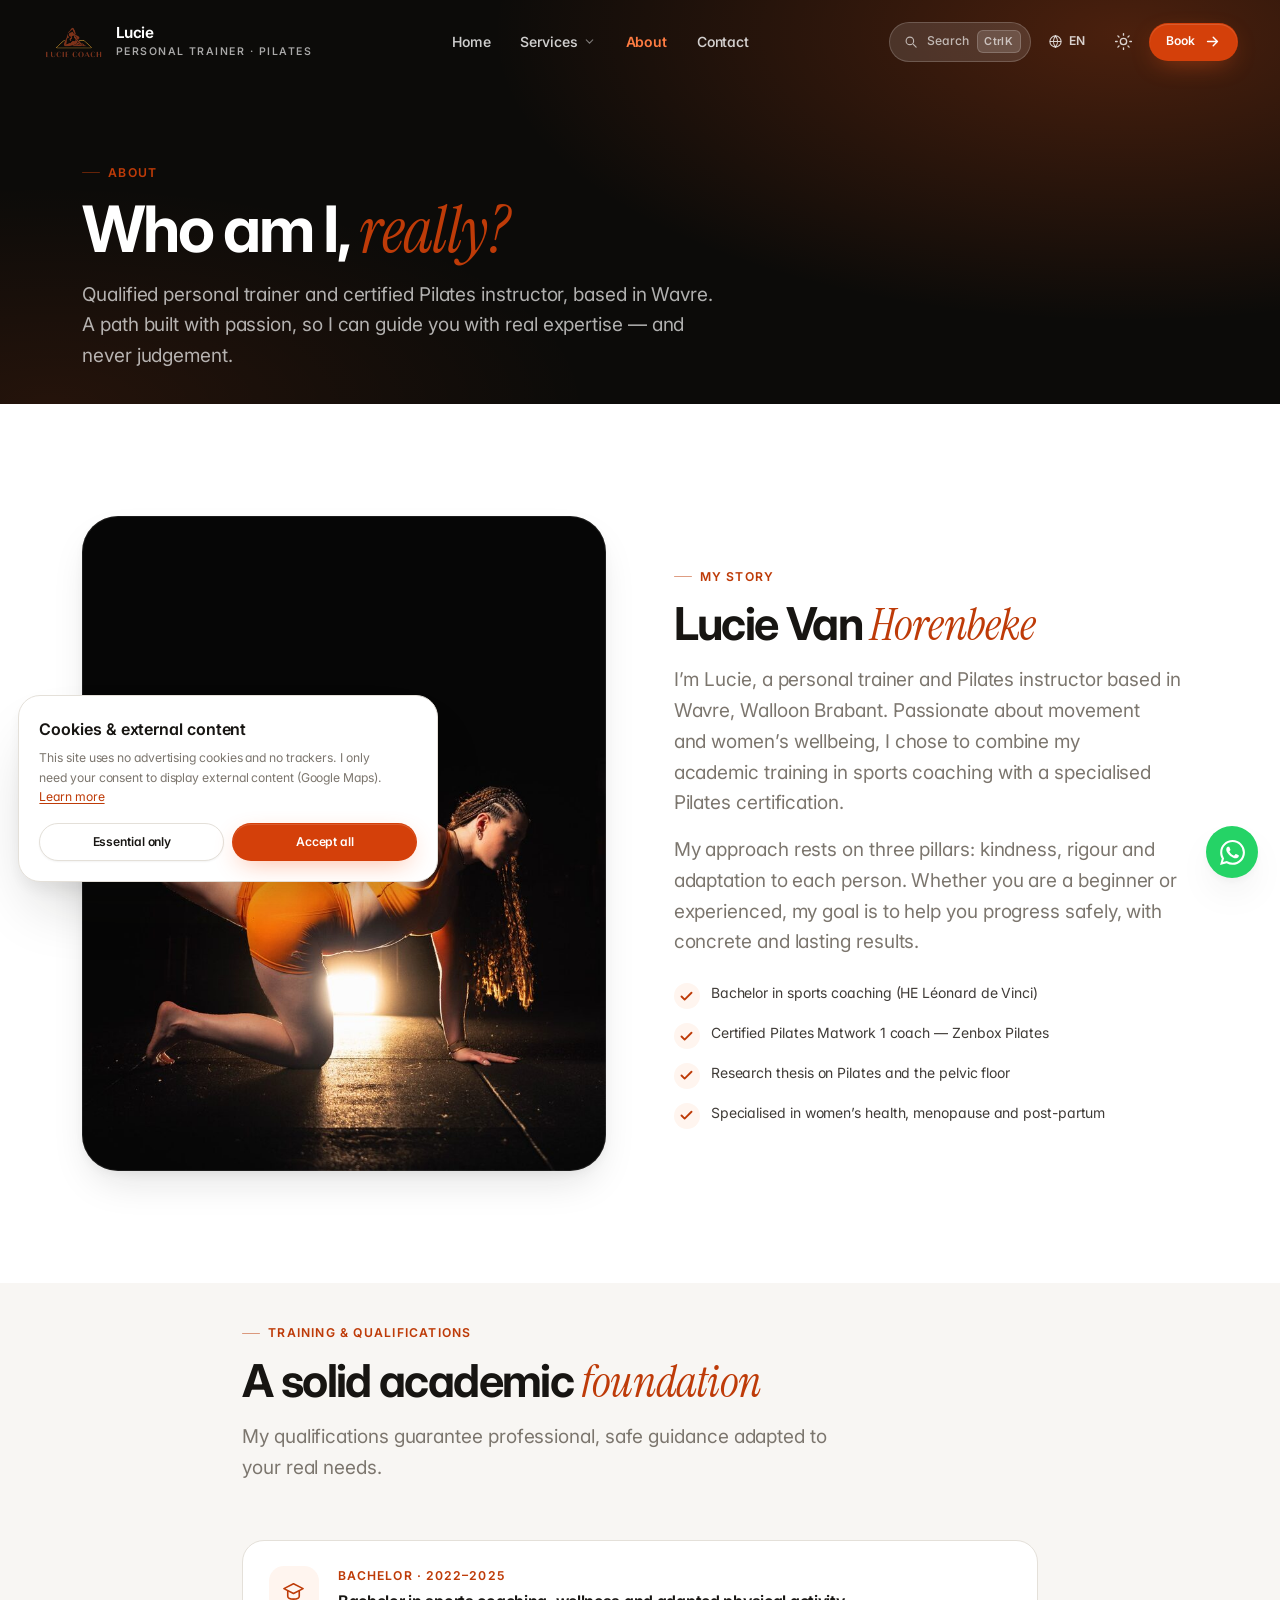
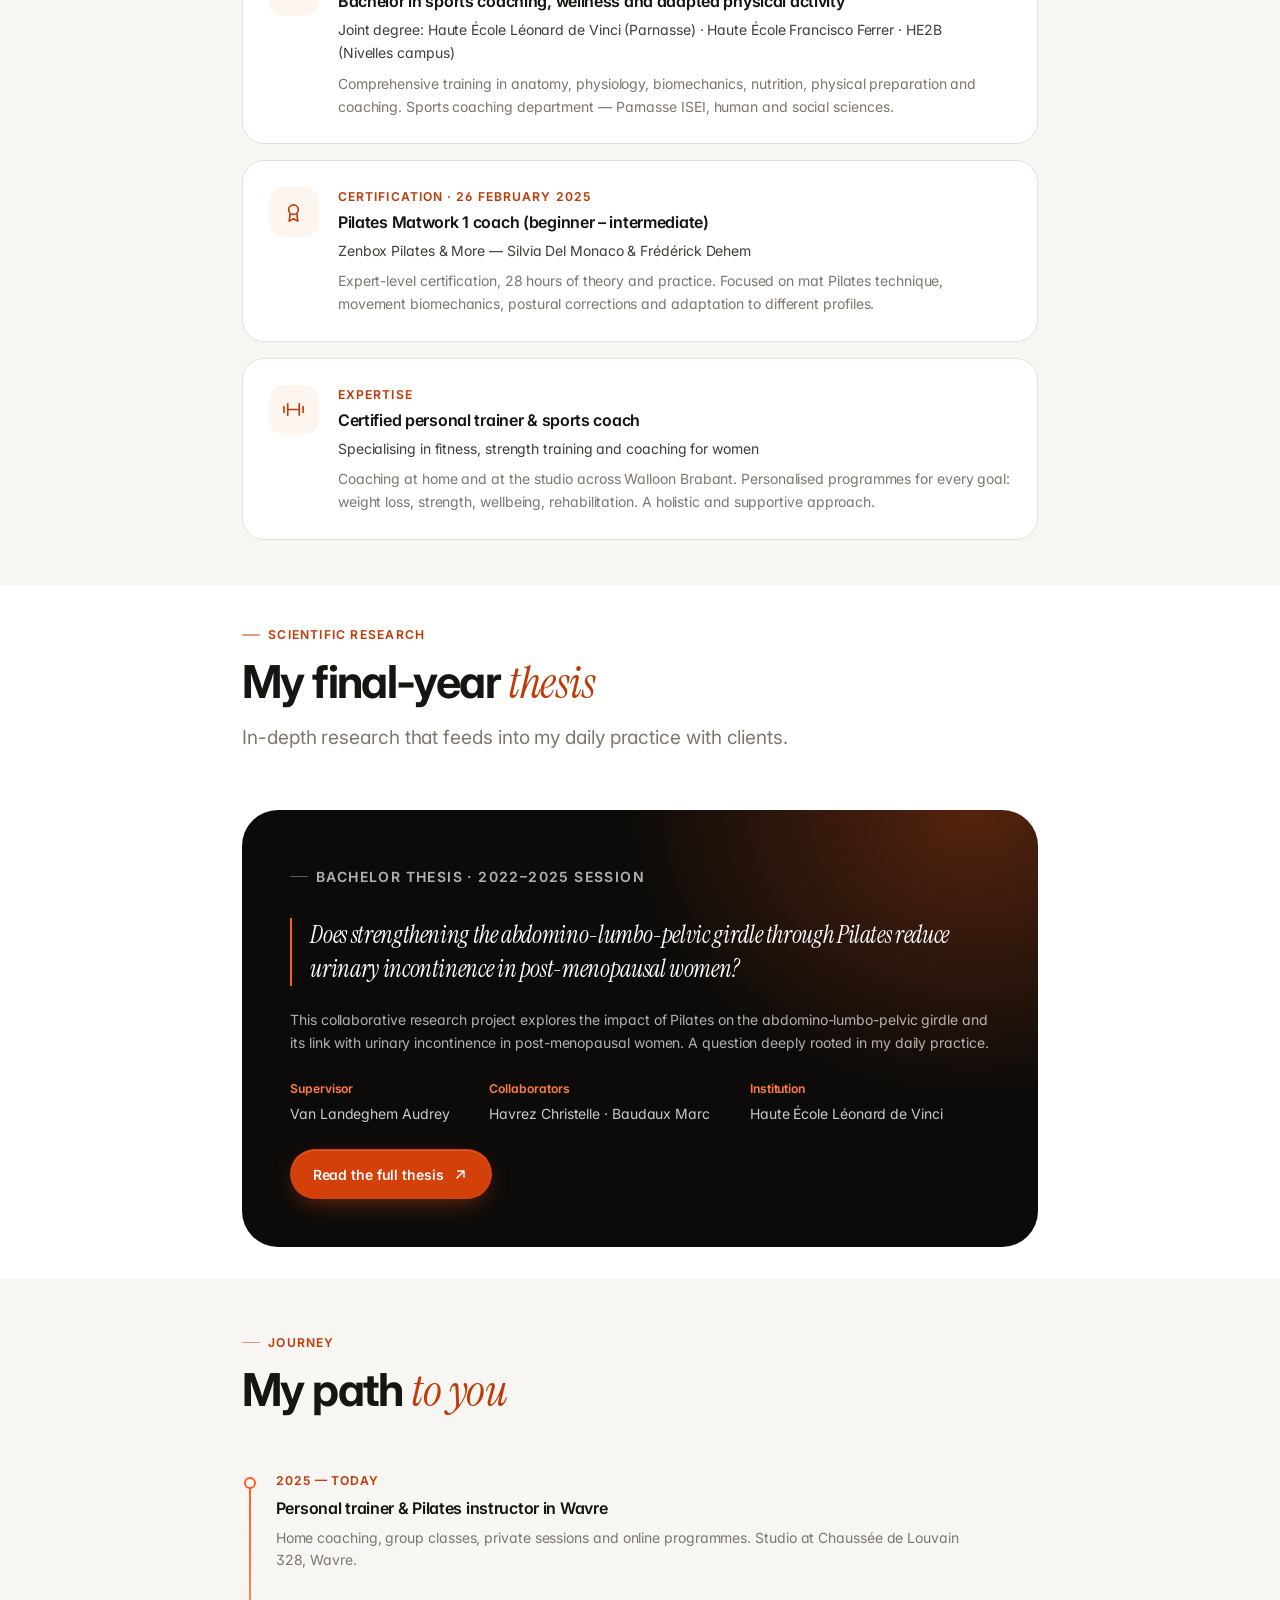
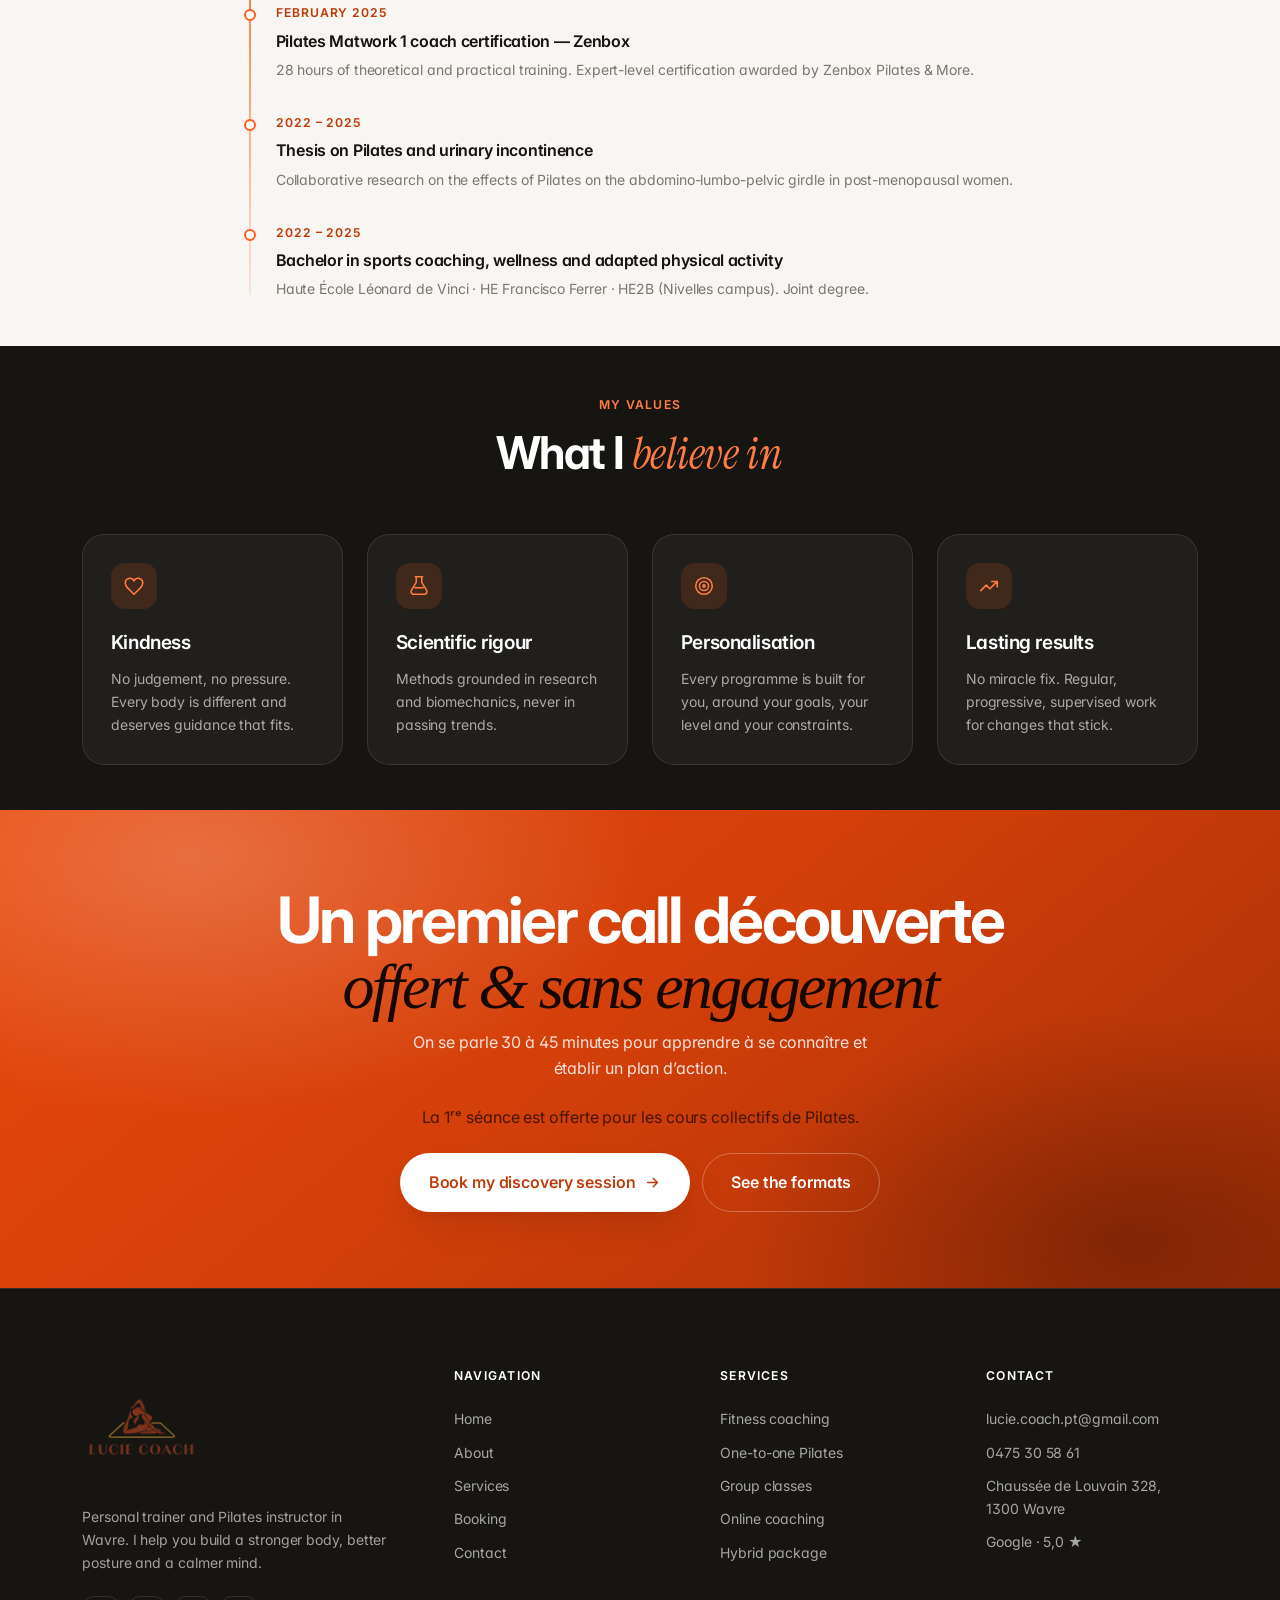
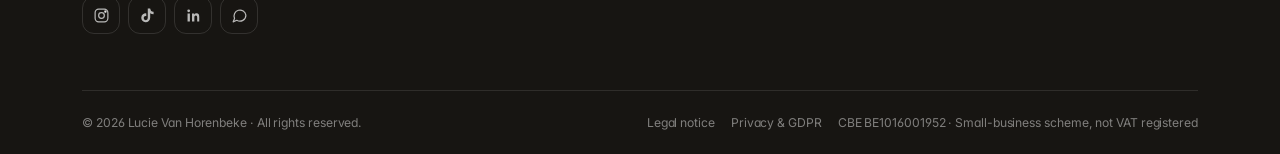
<file: about.html>
<!DOCTYPE html>
<html lang="fr">
<head>
<meta charset="UTF-8" />
<meta name="viewport" content="width=device-width, initial-scale=1, viewport-fit=cover" />
<title data-i18n="about.title">À propos de Lucie Van Horenbeke — coach sportif diplômée à Wavre</title>
<meta name="description" data-i18n-attr="content:about.desc" content="Bachelier en coaching sportif, certification pilâtes Zenbox et mémoire de recherche sur le pilâtes et le plancher pelvien chez les femmes ménopausées." />
<meta name="theme-color" content="#FFFFFF" />
<link rel="canonical" href="https://www.lucievanhorenbeke.be/about.html" />
<link rel="alternate" hreflang="fr" href="https://www.lucievanhorenbeke.be/about.html" />
<link rel="alternate" hreflang="nl" href="https://www.lucievanhorenbeke.be/about.html?lang=nl" />
<link rel="alternate" hreflang="de" href="https://www.lucievanhorenbeke.be/about.html?lang=de" />
<link rel="alternate" hreflang="en" href="https://www.lucievanhorenbeke.be/about.html?lang=en" />
<link rel="alternate" hreflang="es" href="https://www.lucievanhorenbeke.be/about.html?lang=es" />
<link rel="alternate" hreflang="it" href="https://www.lucievanhorenbeke.be/about.html?lang=it" />
<link rel="alternate" hreflang="x-default" href="https://www.lucievanhorenbeke.be/about.html" />


<meta property="og:type" content="profile" />
<meta property="og:title" content="À propos — Lucie Van Horenbeke, coach sportif à Wavre" />
<meta property="og:description" content="Bachelier en coaching sportif, certification pilâtes Zenbox et mémoire sur le pilâtes et le plancher pelvien." />
<meta property="og:url" content="https://www.lucievanhorenbeke.be/about.html" />
<meta property="og:image" content="https://www.lucievanhorenbeke.be/img/opt/lucie-bench-1600.jpg" />
<meta name="twitter:card" content="summary_large_image" />

<link rel="icon" href="img/lucie-icon.png" sizes="any" />
<link rel="apple-touch-icon" href="img/lucie-icon.png" />
<link rel="manifest" href="site.webmanifest" />
<link rel="preconnect" href="https://fonts.googleapis.com" />
<link rel="preconnect" href="https://fonts.gstatic.com" crossorigin />
<link href="https://fonts.googleapis.com/css2?family=Inter:wght@400..800&family=Instrument+Serif:ital@1&display=swap" rel="stylesheet" />
<link rel="stylesheet" href="style.css?v=17" />

<script>try{var m=JSON.parse(localStorage.getItem("lvh.theme")||'"system"');if(m!=="system")document.documentElement.setAttribute("data-theme",m);}catch(e){}</script>

<script type="application/ld+json">
{
  "@context": "https://schema.org",
  "@graph": [
    {
      "@type": "BreadcrumbList",
      "itemListElement": [
        { "@type": "ListItem", "position": 1, "name": "Accueil", "item": "https://www.lucievanhorenbeke.be/" },
        { "@type": "ListItem", "position": 2, "name": "À propos", "item": "https://www.lucievanhorenbeke.be/about.html" }
      ]
    },
    {
      "@type": "Person",
      "name": "Lucie Van Horenbeke",
      "jobTitle": "Coach sportif & instructrice pilâtes",
      "url": "https://www.lucievanhorenbeke.be/about.html",
      "image": "https://www.lucievanhorenbeke.be/img/opt/lucie-bench-1600.jpg",
      "alumniOf": [
        { "@type": "CollegeOrUniversity", "name": "Haute École Léonard de Vinci" },
        { "@type": "CollegeOrUniversity", "name": "Haute École Francisco Ferrer" },
        { "@type": "CollegeOrUniversity", "name": "HE2B" }
      ],
      "hasCredential": [
        { "@type": "EducationalOccupationalCredential", "name": "Bachelier en coaching sportif, wellness et activités physiques différenciées", "credentialCategory": "Bachelor" },
        { "@type": "EducationalOccupationalCredential", "name": "Coach pilâtes Matwork 1 — Zenbox Pilates & More", "credentialCategory": "Certification" }
      ],
      "worksFor": { "@type": "LocalBusiness", "name": "Lucie Van Horenbeke — Coach sportif & Pilates", "@id": "https://www.lucievanhorenbeke.be/#business" }
    }
  ]
}
</script>
</head>

<body data-page="about">

<a class="skip-link" href="#main" data-i18n="nav.skip">Aller au contenu principal</a>

<!--#HEADER-->
<header class="site-header is-onDark" id="site-header">
  <div class="header-inner">
    <a class="brand" href="index.html" aria-label="Lucie Van Horenbeke — accueil">
      <img src="img/lucie-logo.png" alt="" width="64" height="64" />
      <span class="brand-text">
        <span class="brand-name">Lucie</span>
        <span class="brand-role" data-i18n="nav.brandRole">Coach sportif · Pilates</span>
      </span>
    </a>

    <nav class="nav-primary" aria-label="Navigation principale">
      <ul class="nav-list">
        <li><a class="nav-link" href="index.html" data-i18n="nav.home">Accueil</a></li>
        <li class="nav-item has-mega">
          <button type="button" class="nav-link" aria-expanded="false">
            <span data-i18n="nav.services">Services</span>
            <svg class="caret" viewBox="0 0 24 24" fill="none" stroke="currentColor" stroke-width="2" stroke-linecap="round" aria-hidden="true"><path d="m6 9 6 6 6-6"/></svg>
          </button>
          <div class="mega">
            <div class="mega-grid">
              <a class="mega-link" href="services.html#coaching">
                <span class="mega-ico"><svg viewBox="0 0 24 24" fill="none" stroke="currentColor" stroke-width="1.7" stroke-linecap="round" stroke-linejoin="round" aria-hidden="true"><path d="M3 9l9-7 9 7v11a2 2 0 0 1-2 2H5a2 2 0 0 1-2-2z"/><polyline points="9 22 9 12 15 12 15 22"/></svg></span>
                <span><span class="mega-title">Coaching à domicile</span><span class="mega-desc">Suivi 100 % individuel, programme sur mesure.</span></span>
              </a>
              <a class="mega-link" href="services.html#coaching-salle">
                <span class="mega-ico"><svg viewBox="0 0 24 24" fill="none" stroke="currentColor" stroke-width="1.7" stroke-linecap="round" stroke-linejoin="round" aria-hidden="true"><path d="M6 6v12M18 6v12M2 9v6M22 9v6M6 12h12"/></svg></span>
                <span><span class="mega-title">Coaching en salle</span><span class="mega-desc">Salle Evolve à Wavre, solo ou en groupe.</span></span>
              </a>
              <a class="mega-link" href="services.html#pilates">
                <span class="mega-ico"><svg viewBox="0 0 24 24" fill="none" stroke="currentColor" stroke-width="1.7" stroke-linecap="round" stroke-linejoin="round" aria-hidden="true"><circle cx="12" cy="5" r="2.4"/><path d="M5 20c1.6-4 4-6 7-6s5.4 2 7 6M8 11h8"/></svg></span>
                <span><span class="mega-title" data-i18n="svc.pilates.name">Pilates one-to-one</span><span class="mega-desc" data-i18n="svc.pilates.desc">Séances privées en studio ou chez toi.</span></span>
              </a>
              <a class="mega-link" href="services.html#collectif">
                <span class="mega-ico"><svg viewBox="0 0 24 24" fill="none" stroke="currentColor" stroke-width="1.7" stroke-linecap="round" stroke-linejoin="round" aria-hidden="true"><path d="M16 21v-2a4 4 0 0 0-4-4H6a4 4 0 0 0-4 4v2M9 11a4 4 0 1 0 0-8 4 4 0 0 0 0 8ZM22 21v-2a4 4 0 0 0-3-3.9M16 3.1a4 4 0 0 1 0 7.8"/></svg></span>
                <span><span class="mega-title" data-i18n="svc.collectif.name">Cours collectifs</span><span class="mega-desc" data-i18n="svc.collectif.desc">Mardi &amp; jeudi 18 h, samedi 10 h à Wavre.</span></span>
              </a>
              <a class="mega-link" href="services.html#online">
                <span class="mega-ico"><svg viewBox="0 0 24 24" fill="none" stroke="currentColor" stroke-width="1.7" stroke-linecap="round" stroke-linejoin="round" aria-hidden="true"><rect x="2" y="4" width="20" height="13" rx="2"/><path d="M8 21h8m-4-4v4"/></svg></span>
                <span><span class="mega-title" data-i18n="svc.online.name">Coaching en ligne</span><span class="mega-desc" data-i18n="svc.online.desc">Programme sur mesure et suivi hebdomadaire.</span></span>
              </a>
              <a class="mega-link" href="services.html#mixte">
                <span class="mega-ico"><svg viewBox="0 0 24 24" fill="none" stroke="currentColor" stroke-width="1.7" stroke-linecap="round" stroke-linejoin="round" aria-hidden="true"><path d="M3 12a9 9 0 0 1 15-6.7L21 8M21 3v5h-5M21 12a9 9 0 0 1-15 6.7L3 16M3 21v-5h5"/></svg></span>
                <span><span class="mega-title" data-i18n="svc.mixte.name">Formule mixte</span><span class="mega-desc" data-i18n="svc.mixte.desc">Séances en salle + suivi en ligne.</span></span>
              </a>
            </div>
            <div class="mega-foot">
              <span data-i18n="mm.foot">Première séance découverte offerte, sans engagement.</span>
              <a class="btn btn--secondary btn--sm" href="services.html"><span data-i18n="mm.footCta">Comparer les formules</span></a>
            </div>
          </div>
        </li>
        <li><a class="nav-link" href="about.html" aria-current="page" data-i18n="nav.about">À propos</a></li>
        <li><a class="nav-link" href="contact.html" data-i18n="nav.contact">Contact</a></li>
      </ul>
    </nav>

    <div class="header-actions">
      <button type="button" class="search-trigger" data-cmdk-open>
        <svg viewBox="0 0 24 24" fill="none" stroke="currentColor" stroke-width="1.8" stroke-linecap="round" aria-hidden="true"><path d="m21 21-4.34-4.34M17 11a6 6 0 1 1-12 0 6 6 0 0 1 12 0Z"/></svg>
        <span data-i18n="nav.search">Rechercher</span>
        <kbd><span data-kbd-mod>Ctrl</span>K</kbd>
      </button>

      <button type="button" class="btn btn--icon mobile-only" data-cmdk-open data-i18n-attr="aria-label:nav.searchLabel" aria-label="Rechercher sur le site">
        <svg viewBox="0 0 24 24" fill="none" stroke="currentColor" stroke-width="1.8" stroke-linecap="round" aria-hidden="true"><path d="m21 21-4.34-4.34M17 11a6 6 0 1 1-12 0 6 6 0 0 1 12 0Z"/></svg>
      </button>

      <div class="switcher desktop-only" data-lang-switcher>
        <button type="button" class="lang-trigger" data-lang-trigger aria-expanded="false" aria-haspopup="menu" data-i18n-attr="aria-label:nav.language">
          <svg viewBox="0 0 24 24" fill="none" stroke="currentColor" stroke-width="1.7" aria-hidden="true"><circle cx="12" cy="12" r="9"/><path d="M3 12h18M12 3a15 15 0 0 1 0 18 15 15 0 0 1 0-18Z"/></svg>
          <span data-lang-code>FR</span>
        </button>
        <div class="switcher-menu" role="menu" data-lang-menu></div>
      </div>

      <button type="button" class="btn btn--icon theme-toggle" data-theme-toggle aria-pressed="false" data-i18n-attr="aria-label:nav.theme" aria-label="Changer de thème">
        <svg class="sun" viewBox="0 0 24 24" fill="none" stroke="currentColor" stroke-width="1.7" stroke-linecap="round" aria-hidden="true"><circle cx="12" cy="12" r="4"/><path d="M12 2v2m0 16v2M4.9 4.9l1.4 1.4m11.4 11.4 1.4 1.4M2 12h2m16 0h2M4.9 19.1l1.4-1.4M17.7 6.3l1.4-1.4"/></svg>
        <svg class="moon" viewBox="0 0 24 24" fill="none" stroke="currentColor" stroke-width="1.7" stroke-linecap="round" stroke-linejoin="round" aria-hidden="true"><path d="M21 12.8A9 9 0 1 1 11.2 3a7 7 0 0 0 9.8 9.8Z"/></svg>
      </button>

      <a class="btn btn--primary btn--sm desktop-only" href="booking.html">
        <span data-i18n="nav.book">Réserver</span>
        <svg class="btn-arrow" viewBox="0 0 24 24" fill="none" stroke="currentColor" stroke-width="2" stroke-linecap="round" stroke-linejoin="round" aria-hidden="true"><path d="M5 12h14m-6-6 6 6-6 6"/></svg>
      </a>

      <button type="button" class="burger" id="burger" aria-expanded="false" aria-controls="drawer" data-i18n-attr="aria-label:nav.openMenu" aria-label="Ouvrir le menu">
        <span></span><span></span><span></span>
      </button>
    </div>
  </div>
  <div class="progress-bar" aria-hidden="true"></div>
</header>
<!--#/HEADER-->

<!--#DRAWER-->
<div class="scrim" id="scrim"></div>
<aside class="drawer" id="drawer" aria-hidden="true" aria-label="Menu">
  <div class="drawer-head">
    <span class="brand-name">Lucie</span>
    <button type="button" class="btn btn--icon" data-drawer-close data-i18n-attr="aria-label:nav.closeMenu" aria-label="Fermer le menu">
      <svg viewBox="0 0 24 24" fill="none" stroke="currentColor" stroke-width="1.8" stroke-linecap="round" aria-hidden="true"><path d="M18 6 6 18M6 6l12 12"/></svg>
    </button>
  </div>
  <div class="drawer-body">
    <nav class="drawer-nav" aria-label="Navigation mobile">
      <a href="index.html"><span data-i18n="nav.home">Accueil</span></a>
      <a href="services.html"><span data-i18n="nav.services">Services</span></a>
      <a href="about.html" aria-current="page"><span data-i18n="nav.about">À propos</span></a>
      <a href="booking.html"><span data-i18n="nav.booking">Réservation</span></a>
      <a href="contact.html"><span data-i18n="nav.contact">Contact</span></a>
    </nav>

    <div class="drawer-label" data-i18n="mm.label">Toutes les formules</div>
    <nav class="drawer-nav" aria-label="Services">
      <a href="services.html#coaching"><span data-i18n="svc.coaching.name">Coaching remise en forme</span></a>
      <a href="services.html#pilates"><span data-i18n="svc.pilates.name">Pilates one-to-one</span></a>
      <a href="services.html#collectif"><span data-i18n="svc.collectif.name">Cours collectifs</span></a>
      <a href="services.html#online"><span data-i18n="svc.online.name">Coaching en ligne</span></a>
      <a href="services.html#mixte"><span data-i18n="svc.mixte.name">Formule mixte</span></a>
    </nav>

    <div class="drawer-label" data-i18n="nav.language">Langue</div>
    <div class="switcher" data-lang-switcher style="display:block">
      <button type="button" class="btn btn--secondary btn--block" data-lang-trigger aria-expanded="false" aria-haspopup="menu">
        <svg viewBox="0 0 24 24" fill="none" stroke="currentColor" stroke-width="1.7" aria-hidden="true" style="width:16px;height:16px"><circle cx="12" cy="12" r="9"/><path d="M3 12h18M12 3a15 15 0 0 1 0 18 15 15 0 0 1 0-18Z"/></svg>
        <span data-lang-code>FR</span>
      </button>
      <div class="switcher-menu" role="menu" data-lang-menu style="left:0;right:0"></div>
    </div>
  </div>
  <div class="drawer-foot">
    <a class="btn btn--primary btn--block" href="booking.html"><span data-i18n="nav.bookLong">Réserver une séance</span></a>
    <a class="btn btn--secondary btn--block" href="tel:+32475305861">0475 30 58 61</a>
  </div>
</aside>
<!--#/DRAWER-->

<main id="main">

<!-- ══════════════ PAGE HERO ══════════════ -->
<section class="page-hero">
  <div class="container page-hero-inner">
    <div>
      <p class="eyebrow" data-i18n="about.hero.eyebrow">À propos</p>
      <h1 class="display-2">
        <span data-i18n="about.hero.titleA">Qui suis-je</span>
        <em class="accent" data-i18n="about.hero.titleB">vraiment ?</em>
      </h1>
      <p class="lead" data-i18n="about.hero.lead">Coach sportif diplômée et instructrice pilâtes certifiée, basée à Wavre. Un parcours construit avec passion pour t’accompagner avec expertise — et sans jamais te juger.</p>
    </div>
  </div>
</section>

<!-- ══════════════ INTRO ══════════════ -->
<section class="section" aria-labelledby="intro-h">
  <div class="container split">
    <div class="media-frame" data-reveal="left">
      <img src="img/opt/lucie-arc-800.jpg" srcset="img/opt/lucie-arc-800.jpg 800w, img/opt/lucie-arc-1600.jpg 1600w" sizes="(max-width:760px) 92vw, 45vw" width="800" height="1067" alt="Lucie Van Horenbeke en pose d'arc en yoga" loading="lazy" decoding="async" style="object-position:50% 30%" />
    </div>
    <div data-reveal="right">
      <p class="eyebrow" data-i18n="about.intro.eyebrow">Mon histoire</p>
      <h2 class="display-3" id="intro-h">
        <span data-i18n="about.intro.titleA">Lucie Van</span>
        <em class="accent" data-i18n="about.intro.titleB">Horenbeke</em>
      </h2>
      <p class="lead mt-4" data-i18n="about.intro.p1">Je suis Lucie, coach sportif et instructrice pilâtes basée à Wavre, en Brabant wallon. Passionnée par le mouvement et le bien-être féminin, j’ai choisi d’allier ma formation académique en coaching sportif à une certification spécialisée en pilâtes.</p>
      <p class="lead mt-4" data-i18n="about.intro.p2">Mon approche repose sur trois piliers : la bienveillance, la rigueur et l’adaptation à chaque personne. Que tu sois débutante ou expérimentée, mon objectif est de te faire progresser en toute sécurité, avec des résultats concrets et durables.</p>

      <ul class="check-list mt-6">
        <li><span class="tick"><svg viewBox="0 0 24 24" fill="none" stroke="currentColor" stroke-width="3" stroke-linecap="round" stroke-linejoin="round" aria-hidden="true"><path d="m20 6-11 11-5-5"/></svg></span><span data-i18n="about.intro.f1">Bachelier en coaching sportif (HE Léonard de Vinci)</span></li>
        <li><span class="tick"><svg viewBox="0 0 24 24" fill="none" stroke="currentColor" stroke-width="3" stroke-linecap="round" stroke-linejoin="round" aria-hidden="true"><path d="m20 6-11 11-5-5"/></svg></span><span data-i18n="about.intro.f2">Certifiée coach pilâtes Matwork 1 — Zenbox Pilates</span></li>
        <li><span class="tick"><svg viewBox="0 0 24 24" fill="none" stroke="currentColor" stroke-width="3" stroke-linecap="round" stroke-linejoin="round" aria-hidden="true"><path d="m20 6-11 11-5-5"/></svg></span><span data-i18n="about.intro.f3">Mémoire de recherche sur le pilâtes et le plancher pelvien</span></li>
        <li><span class="tick"><svg viewBox="0 0 24 24" fill="none" stroke="currentColor" stroke-width="3" stroke-linecap="round" stroke-linejoin="round" aria-hidden="true"><path d="m20 6-11 11-5-5"/></svg></span><span data-i18n="about.intro.f4">Spécialisée santé féminine, ménopause et post-partum</span></li>
      </ul>
    </div>
  </div>
</section>

<!-- ══════════════ FORMATIONS ══════════════ -->
<section class="section section--subtle section--compact" id="formations" aria-labelledby="form-h" style="padding-block-start: clamp(1.2rem, 0.8rem + 1.5vw, 2rem)">
  <div class="container container--narrow">
    <div class="section-head" data-reveal>
      <p class="eyebrow" data-i18n="about.form.eyebrow">Formations &amp; diplômes</p>
      <h2 class="display-3" id="form-h">
        <span data-i18n="about.form.titleA">Un parcours</span>
        <em class="accent" data-i18n="about.form.titleB">académique solide</em>
      </h2>
      <p class="lead" data-i18n="about.form.lead">Mes formations garantissent un encadrement professionnel, sécurisé et adapté à tes besoins réels.</p>
    </div>

    <div class="stack" data-reveal-group style="gap:1rem">
      <article class="credential" data-reveal>
        <span class="ico"><svg viewBox="0 0 24 24" fill="none" stroke="currentColor" stroke-width="1.7" stroke-linecap="round" stroke-linejoin="round" aria-hidden="true"><path d="M22 9 12 4 2 9l10 5 10-5Z"/><path d="M6 11.5V17c0 1.7 2.7 3 6 3s6-1.3 6-3v-5.5"/></svg></span>
        <div>
          <p class="tag" data-i18n="about.form.c1.tag">Bachelier · 2022–2025</p>
          <h3 data-i18n="about.form.c1.t">Bachelier en coaching sportif, wellness et activités physiques différenciées</h3>
          <p class="school" data-i18n="about.form.c1.s">Co-diplomation : Haute École Léonard de Vinci (site Parnasse) · Haute École Francisco Ferrer · HE2B (site de Nivelles)</p>
          <p data-i18n="about.form.c1.d">Formation complète en anatomie, physiologie, biomécanique, nutrition, préparation physique et coaching. Département coaching sportif — Parnasse ISEI, sciences humaines et sociales.</p>
        </div>
      </article>

      <article class="credential" data-reveal>
        <span class="ico"><svg viewBox="0 0 24 24" fill="none" stroke="currentColor" stroke-width="1.7" stroke-linecap="round" stroke-linejoin="round" aria-hidden="true"><circle cx="12" cy="9" r="5"/><path d="m8.5 13.5-1 7.5 4.5-2.5 4.5 2.5-1-7.5"/></svg></span>
        <div>
          <p class="tag" data-i18n="about.form.c2.tag">Certification · 26 février 2025</p>
          <h3 data-i18n="about.form.c2.t">Coach pilâtes Matwork 1 (débutant – intermédiaire)</h3>
          <p class="school" data-i18n="about.form.c2.s">Zenbox Pilates &amp; More — Silvia Del Monaco &amp; Frédérick Dehem</p>
          <p data-i18n="about.form.c2.d">Certification niveau d’expertise, 28 heures de théorie et de pratique. Formation axée sur les techniques du pilâtes au sol, la biomécanique du mouvement, les corrections posturales et l’adaptation aux différents profils.</p>
        </div>
      </article>

      <article class="credential" data-reveal>
        <span class="ico"><svg viewBox="0 0 24 24" fill="none" stroke="currentColor" stroke-width="1.7" stroke-linecap="round" stroke-linejoin="round" aria-hidden="true"><path d="M6 6v12M18 6v12M2 9v6M22 9v6M6 12h12"/></svg></span>
        <div>
          <p class="tag" data-i18n="about.form.c3.tag">Expertise</p>
          <h3 data-i18n="about.form.c3.t">Personal trainer &amp; coach sportif certifiée</h3>
          <p class="school" data-i18n="about.form.c3.s">Spécialisation : remise en forme, renforcement musculaire, coaching féminin</p>
          <p data-i18n="about.form.c3.d">Accompagnement à domicile et en salle dans le Brabant wallon. Programmes personnalisés pour chaque objectif : perte de poids, renforcement, bien-être, rééducation. Approche holistique et bienveillante.</p>
        </div>
      </article>
    </div>
  </div>
</section>

<!-- ══════════════ MÉMOIRE ══════════════ -->
<section class="section section--compact" aria-labelledby="mem-h" style="padding-block-start: clamp(1.2rem, 0.8rem + 1.5vw, 2rem); padding-block-end: clamp(1.2rem, 0.8rem + 1.5vw, 2rem)">
  <div class="container container--narrow">
    <div class="section-head" data-reveal>
      <p class="eyebrow" data-i18n="about.memoir.eyebrow">Recherche scientifique</p>
      <h2 class="display-3" id="mem-h">
        <span data-i18n="about.memoir.titleA">Mon mémoire</span>
        <em class="accent" data-i18n="about.memoir.titleB">de fin d’études</em>
      </h2>
      <p class="lead" data-i18n="about.memoir.lead">Un travail de recherche approfondi qui nourrit ma pratique quotidienne avec mes clientes.</p>
    </div>

    <div class="feature-dark" data-reveal="scale">
      <p class="eyebrow" data-i18n="about.memoir.badge">Mémoire de bachelier · session 2022–2025</p>
      <blockquote data-i18n="about.memoir.quote">Le renforcement de la ceinture abdo-lombo-pelvienne via la pratique du pilâtes induit-il une diminution de l’incontinence urinaire chez les femmes ménopausées ?</blockquote>
      <p data-i18n="about.memoir.p">Ce projet de recherche collaborative explore l’impact du pilâtes sur la ceinture abdomino-lombo-pelvienne et son lien avec l’incontinence urinaire chez les femmes ménopausées. Une problématique profondément ancrée dans ma pratique quotidienne.</p>

      <dl class="meta-row">
        <div>
          <dt data-i18n="about.memoir.k1">Promoteur</dt>
          <dd data-i18n="about.memoir.v1">Van Landeghem Audrey</dd>
        </div>
        <div>
          <dt data-i18n="about.memoir.k2">Collaborateurs</dt>
          <dd data-i18n="about.memoir.v2">Havrez Christelle · Baudaux Marc</dd>
        </div>
        <div>
          <dt data-i18n="about.memoir.k3">Institution</dt>
          <dd data-i18n="about.memoir.v3">Haute École Léonard de Vinci</dd>
        </div>
      </dl>

      <a class="btn btn--primary" href="https://drive.google.com/file/d/11z5PPK_ES_emTQxmLnr3ItcbkCTGxZ-3/view?usp=drivesdk" target="_blank" rel="noopener">
        <span data-i18n="about.memoir.cta">Lire le mémoire complet</span>
        <svg class="btn-arrow" viewBox="0 0 24 24" fill="none" stroke="currentColor" stroke-width="2" stroke-linecap="round" stroke-linejoin="round" aria-hidden="true"><path d="M7 17 17 7M8 7h9v9"/></svg>
      </a>
    </div>
  </div>
</section>

<!-- ══════════════ TIMELINE ══════════════ -->
<section class="section section--subtle section--compact" aria-labelledby="tl-h">
  <div class="container container--narrow">
    <div class="section-head" data-reveal>
      <p class="eyebrow" data-i18n="about.timeline.eyebrow">Parcours</p>
      <h2 class="display-3" id="tl-h">
        <span data-i18n="about.timeline.titleA">Mon chemin</span>
        <em class="accent" data-i18n="about.timeline.titleB">jusqu’à toi</em>
      </h2>
    </div>

    <ol class="timeline" data-reveal>
      <li>
        <p class="when" data-i18n="about.tl1.w">2025 — aujourd’hui</p>
        <h3 data-i18n="about.tl1.t">Coach sportif &amp; instructrice pilâtes à Wavre</h3>
        <p data-i18n="about.tl1.d">Coaching à domicile, cours collectifs, séances privées et programmes en ligne. Studio Chaussée de Louvain 328, Wavre.</p>
      </li>
      <li>
        <p class="when" data-i18n="about.tl2.w">Février 2025</p>
        <h3 data-i18n="about.tl2.t">Certification coach pilâtes Matwork 1 — Zenbox</h3>
        <p data-i18n="about.tl2.d">28 heures de formation théorique et pratique. Certification niveau d’expertise délivrée par Zenbox Pilates &amp; More.</p>
      </li>
      <li>
        <p class="when" data-i18n="about.tl3.w">2022 – 2025</p>
        <h3 data-i18n="about.tl3.t">Mémoire sur le pilâtes et l’incontinence urinaire</h3>
        <p data-i18n="about.tl3.d">Recherche collaborative sur les effets du pilâtes sur la ceinture abdo-lombo-pelvienne chez les femmes ménopausées.</p>
      </li>
      <li>
        <p class="when" data-i18n="about.tl4.w">2022 – 2025</p>
        <h3 data-i18n="about.tl4.t">Bachelier en coaching sportif, wellness et APAD</h3>
        <p data-i18n="about.tl4.d">Haute École Léonard de Vinci · HE Francisco Ferrer · HE2B (site de Nivelles). Co-diplomation.</p>
      </li>
    </ol>
  </div>
</section>

<!-- ══════════════ VALEURS ══════════════ -->
<section class="section section--dark section--compact" aria-labelledby="val-h">
  <div class="container">
    <div class="section-head section-head--center" data-reveal>
      <p class="eyebrow" data-i18n="about.values.eyebrow">Mes valeurs</p>
      <h2 class="display-3" id="val-h">
        <span data-i18n="about.values.titleA">Ce en quoi</span>
        <em class="accent" data-i18n="about.values.titleB">je crois</em>
      </h2>
    </div>

    <div class="grid grid--4" data-reveal-group>
      <div class="card" data-reveal="scale">
        <span class="card-icon"><svg viewBox="0 0 24 24" fill="none" stroke="currentColor" stroke-width="1.7" stroke-linecap="round" stroke-linejoin="round" aria-hidden="true"><path d="M19 14c1.5-1.5 2.5-3.2 2.5-5A5 5 0 0 0 12 6.5 5 5 0 0 0 2.5 9c0 1.8 1 3.5 2.5 5l7 7 7-7Z"/></svg></span>
        <h3 class="card-title" data-i18n="about.v1.t">Bienveillance</h3>
        <p class="card-text" data-i18n="about.v1.d">Pas de jugement, pas de pression. Chaque corps est différent et mérite un accompagnement adapté.</p>
      </div>
      <div class="card" data-reveal="scale">
        <span class="card-icon"><svg viewBox="0 0 24 24" fill="none" stroke="currentColor" stroke-width="1.7" stroke-linecap="round" stroke-linejoin="round" aria-hidden="true"><path d="M9 2v6l-5.5 9A3 3 0 0 0 6 21h12a3 3 0 0 0 2.5-4L15 8V2M8 2h8M7.5 14h9"/></svg></span>
        <h3 class="card-title" data-i18n="about.v2.t">Rigueur scientifique</h3>
        <p class="card-text" data-i18n="about.v2.d">Des méthodes fondées sur la recherche et la biomécanique, jamais sur les tendances du moment.</p>
      </div>
      <div class="card" data-reveal="scale">
        <span class="card-icon"><svg viewBox="0 0 24 24" fill="none" stroke="currentColor" stroke-width="1.7" stroke-linecap="round" stroke-linejoin="round" aria-hidden="true"><circle cx="12" cy="12" r="9"/><circle cx="12" cy="12" r="5"/><circle cx="12" cy="12" r="1.2" fill="currentColor"/></svg></span>
        <h3 class="card-title" data-i18n="about.v3.t">Personnalisation</h3>
        <p class="card-text" data-i18n="about.v3.d">Chaque programme est construit pour toi, selon tes objectifs, ton niveau et tes contraintes.</p>
      </div>
      <div class="card" data-reveal="scale">
        <span class="card-icon"><svg viewBox="0 0 24 24" fill="none" stroke="currentColor" stroke-width="1.7" stroke-linecap="round" stroke-linejoin="round" aria-hidden="true"><path d="M3 17l6-6 4 4 8-8M15 7h6v6"/></svg></span>
        <h3 class="card-title" data-i18n="about.v4.t">Résultats durables</h3>
        <p class="card-text" data-i18n="about.v4.d">Pas de solution miracle. Un travail régulier, progressif et suivi, pour des changements qui tiennent.</p>
      </div>
    </div>
  </div>
</section>

<!-- ══════════════ CTA ══════════════ -->
<section class="cta-band">
  <div class="container">
    <h2 class="display-2" data-reveal>
      <span>Un premier call découverte</span><br />
      <span style="font-family:’Instrument Serif’,serif;font-style:italic;font-weight:400;color:rgba(0,0,0,.9)">offert &amp; sans engagement</span>
    </h2>
    <p data-reveal style="color:rgba(255,255,255,.85)">On se parle 30 à 45 minutes pour apprendre à se connaître et établir un plan d’action.</p>
    <p class="hint mt-3" style="color:rgba(0,0,0,.65)" data-reveal>La 1ʳᵉ séance est offerte pour les cours collectifs de Pilates.</p>
    <div class="row" data-reveal>
      <a class="btn btn--onBrand btn--lg" href="booking.html">
        <span data-i18n="about.cta.primary">Réserver ma séance découverte</span>
        <svg class="btn-arrow" viewBox="0 0 24 24" fill="none" stroke="currentColor" stroke-width="2" stroke-linecap="round" stroke-linejoin="round" aria-hidden="true"><path d="M5 12h14m-6-6 6 6-6 6"/></svg>
      </a>
      <a class="btn btn--onDark btn--lg" href="services.html"><span data-i18n="about.cta.secondary">Voir les formules</span></a>
    </div>
  </div>
</section>

</main>

<!--#FOOTER-->
<footer class="site-footer">
  <div class="container">
    <div class="footer-grid">
      <div class="footer-brand">
        <img src="img/lucie-logo.png" alt="Lucie Van Horenbeke" width="120" height="120" loading="lazy" />
        <p data-i18n="footer.tagline">Coach sportif et instructrice pilâtes à Wavre. Je t’accompagne vers un corps plus fort, une posture alignée et un mental apaisé.</p>
        <h3 class="sr-only" id="f-social" data-i18n="footer.followTitle">Suivre</h3>
        <div class="social-row" role="list" aria-labelledby="f-social">
          <a class="social-btn" href="https://www.instagram.com/lucie.coach" target="_blank" rel="noopener" aria-label="Instagram"><svg viewBox="0 0 24 24" fill="none" stroke="currentColor" stroke-width="1.7" aria-hidden="true"><rect x="3" y="3" width="18" height="18" rx="5"/><circle cx="12" cy="12" r="4"/><circle cx="17.5" cy="6.5" r="1" fill="currentColor"/></svg></a>
          <a class="social-btn" href="https://www.tiktok.com/@lucie.coach" target="_blank" rel="noopener" aria-label="TikTok"><svg viewBox="0 0 24 24" fill="currentColor" aria-hidden="true"><path d="M19.6 6.7a4.8 4.8 0 0 1-3.8-4.3V2h-3.4v13.7a2.9 2.9 0 1 1-2.9-2.9c.3 0 .5 0 .8.1V9a6.3 6.3 0 1 0 5.5 6.3V8.7a8.2 8.2 0 0 0 4.8 1.5V6.8a4.9 4.9 0 0 1-1-.1Z"/></svg></a>
          <a class="social-btn" href="https://www.linkedin.com/in/lucie-vanhorenbeke" target="_blank" rel="noopener" aria-label="LinkedIn"><svg viewBox="0 0 24 24" fill="currentColor" aria-hidden="true"><path d="M6.9 20.5H3.6V9h3.3v11.5ZM5.2 7.4a1.9 1.9 0 1 1 0-3.9 1.9 1.9 0 0 1 0 3.9Zm15.3 13.1h-3.3v-5.6c0-1.3 0-3-1.9-3s-2.1 1.4-2.1 2.9v5.7H9.9V9h3.1v1.6h.1a3.5 3.5 0 0 1 3.1-1.7c3.3 0 3.9 2.2 3.9 5v6.6Z"/></svg></a>
          <a class="social-btn" href="https://wa.me/32475305861" target="_blank" rel="noopener" aria-label="WhatsApp"><svg viewBox="0 0 24 24" fill="none" stroke="currentColor" stroke-width="1.7" stroke-linecap="round" stroke-linejoin="round" aria-hidden="true"><path d="M21 11.5a8.4 8.4 0 0 1-12.8 7.2L3 21l2-4.9A8.4 8.4 0 1 1 21 11.5Z"/></svg></a>
        </div>
      </div>

      <nav class="footer-col" aria-labelledby="f-nav">
        <h3 id="f-nav" data-i18n="footer.nav">Navigation</h3>
        <ul>
          <li><a href="index.html" data-i18n="nav.home">Accueil</a></li>
          <li><a href="about.html" data-i18n="nav.about">À propos</a></li>
          <li><a href="services.html" data-i18n="nav.services">Services</a></li>
          <li><a href="booking.html" data-i18n="nav.booking">Réservation</a></li>
          <li><a href="contact.html" data-i18n="nav.contact">Contact</a></li>
        </ul>
      </nav>

      <nav class="footer-col" aria-labelledby="f-svc">
        <h3 id="f-svc" data-i18n="footer.services">Services</h3>
        <ul>
          <li><a href="services.html#coaching" data-i18n="svc.coaching.name">Coaching remise en forme</a></li>
          <li><a href="services.html#pilates" data-i18n="svc.pilates.name">Pilates one-to-one</a></li>
          <li><a href="services.html#collectif" data-i18n="svc.collectif.name">Cours collectifs</a></li>
          <li><a href="services.html#online" data-i18n="svc.online.name">Coaching en ligne</a></li>
          <li><a href="services.html#mixte" data-i18n="svc.mixte.name">Formule mixte</a></li>
        </ul>
      </nav>

      <div class="footer-col">
        <h3 data-i18n="footer.contact">Contact</h3>
        <ul>
          <li><a href="mailto:lucie.coach.pt@gmail.com">lucie.coach.pt@gmail.com</a></li>
          <li><a href="tel:+32475305861">0475 30 58 61</a></li>
          <li><a href="https://maps.google.com/?q=Chauss%C3%A9e+de+Louvain+328,+1300+Wavre" target="_blank" rel="noopener" data-i18n="footer.studio">Chaussée de Louvain 328, 1300 Wavre</a></li>
          <li><a href="https://share.google/Q34PTdS56j8m9Qonz" target="_blank" rel="noopener">Google · 5,0 ★</a></li>
        </ul>
      </div>
    </div>

    <div class="footer-bottom">
      <span>© <span id="year">2026</span> Lucie Van Horenbeke · <span data-i18n="footer.rights">Tous droits réservés.</span></span>
      <span class="footer-legal">
        <a href="mentions-legales.html" data-i18n="nav.legal">Mentions légales</a>
        <a href="mentions-legales.html#rgpd" data-i18n="footer.privacy">Confidentialité &amp; RGPD</a>
        <span data-i18n="footer.company">BCE BE1016001952 · Franchise de base, non assujettie à la TVA</span>
      </span>
    </div>
  </div>
</footer>
<!--#/FOOTER-->

<!--#FLOATING-->
<div class="fab-stack">
  <a class="fab fab--wa" href="https://wa.me/32475305861" target="_blank" rel="noopener" data-i18n-attr="aria-label:common.whatsapp" aria-label="Écrire sur WhatsApp">
    <svg viewBox="0 0 24 24" fill="currentColor" aria-hidden="true"><path d="M17.47 14.38c-.3-.15-1.76-.87-2.03-.97-.27-.1-.47-.15-.67.15-.2.3-.77.97-.94 1.16-.17.2-.35.22-.64.08-.3-.15-1.26-.47-2.4-1.48-.88-.79-1.48-1.76-1.65-2.06-.17-.3-.02-.46.13-.6.13-.14.3-.35.44-.53.15-.17.2-.3.3-.5.1-.19.05-.37-.02-.51-.08-.15-.67-1.62-.92-2.21-.24-.58-.49-.5-.67-.51h-.57c-.2 0-.52.07-.79.37-.27.3-1.04 1.02-1.04 2.48s1.07 2.87 1.21 3.07c.15.2 2.1 3.2 5.08 4.49.71.3 1.26.49 1.69.62.71.23 1.36.2 1.87.12.57-.09 1.76-.72 2-1.42.25-.69.25-1.28.18-1.41-.08-.12-.28-.2-.57-.34M12.05 21.79h-.01a9.87 9.87 0 0 1-5.03-1.38l-.36-.21-3.74.98 1-3.65-.24-.37a9.86 9.86 0 0 1-1.51-5.26c0-5.45 4.44-9.89 9.89-9.89 2.64 0 5.12 1.03 6.99 2.9a9.83 9.83 0 0 1 2.89 6.99c0 5.45-4.43 9.89-9.88 9.89m8.41-18.3A11.82 11.82 0 0 0 12.05 0C5.5 0 .16 5.34.16 11.89c0 2.1.55 4.14 1.59 5.95L.06 24l6.3-1.65a11.88 11.88 0 0 0 5.69 1.45h.01c6.55 0 11.89-5.34 11.89-11.89 0-3.18-1.24-6.17-3.48-8.42Z"/></svg>
  </a>
  <button type="button" class="fab fab--top" id="backTop" data-i18n-attr="aria-label:common.backTop" aria-label="Revenir en haut">
    <svg viewBox="0 0 24 24" fill="none" stroke="currentColor" stroke-width="2" stroke-linecap="round" stroke-linejoin="round" aria-hidden="true"><path d="M12 19V5m-7 7 7-7 7 7"/></svg>
  </button>
</div>

<script>document.getElementById("year").textContent = new Date().getFullYear();</script>
<!--#/FLOATING-->

<script src="i18n.js?v=12" defer></script>
<script src="main.js?v=13" defer></script>
<script src="ui.js" defer></script>
</body>
</html>
</file>
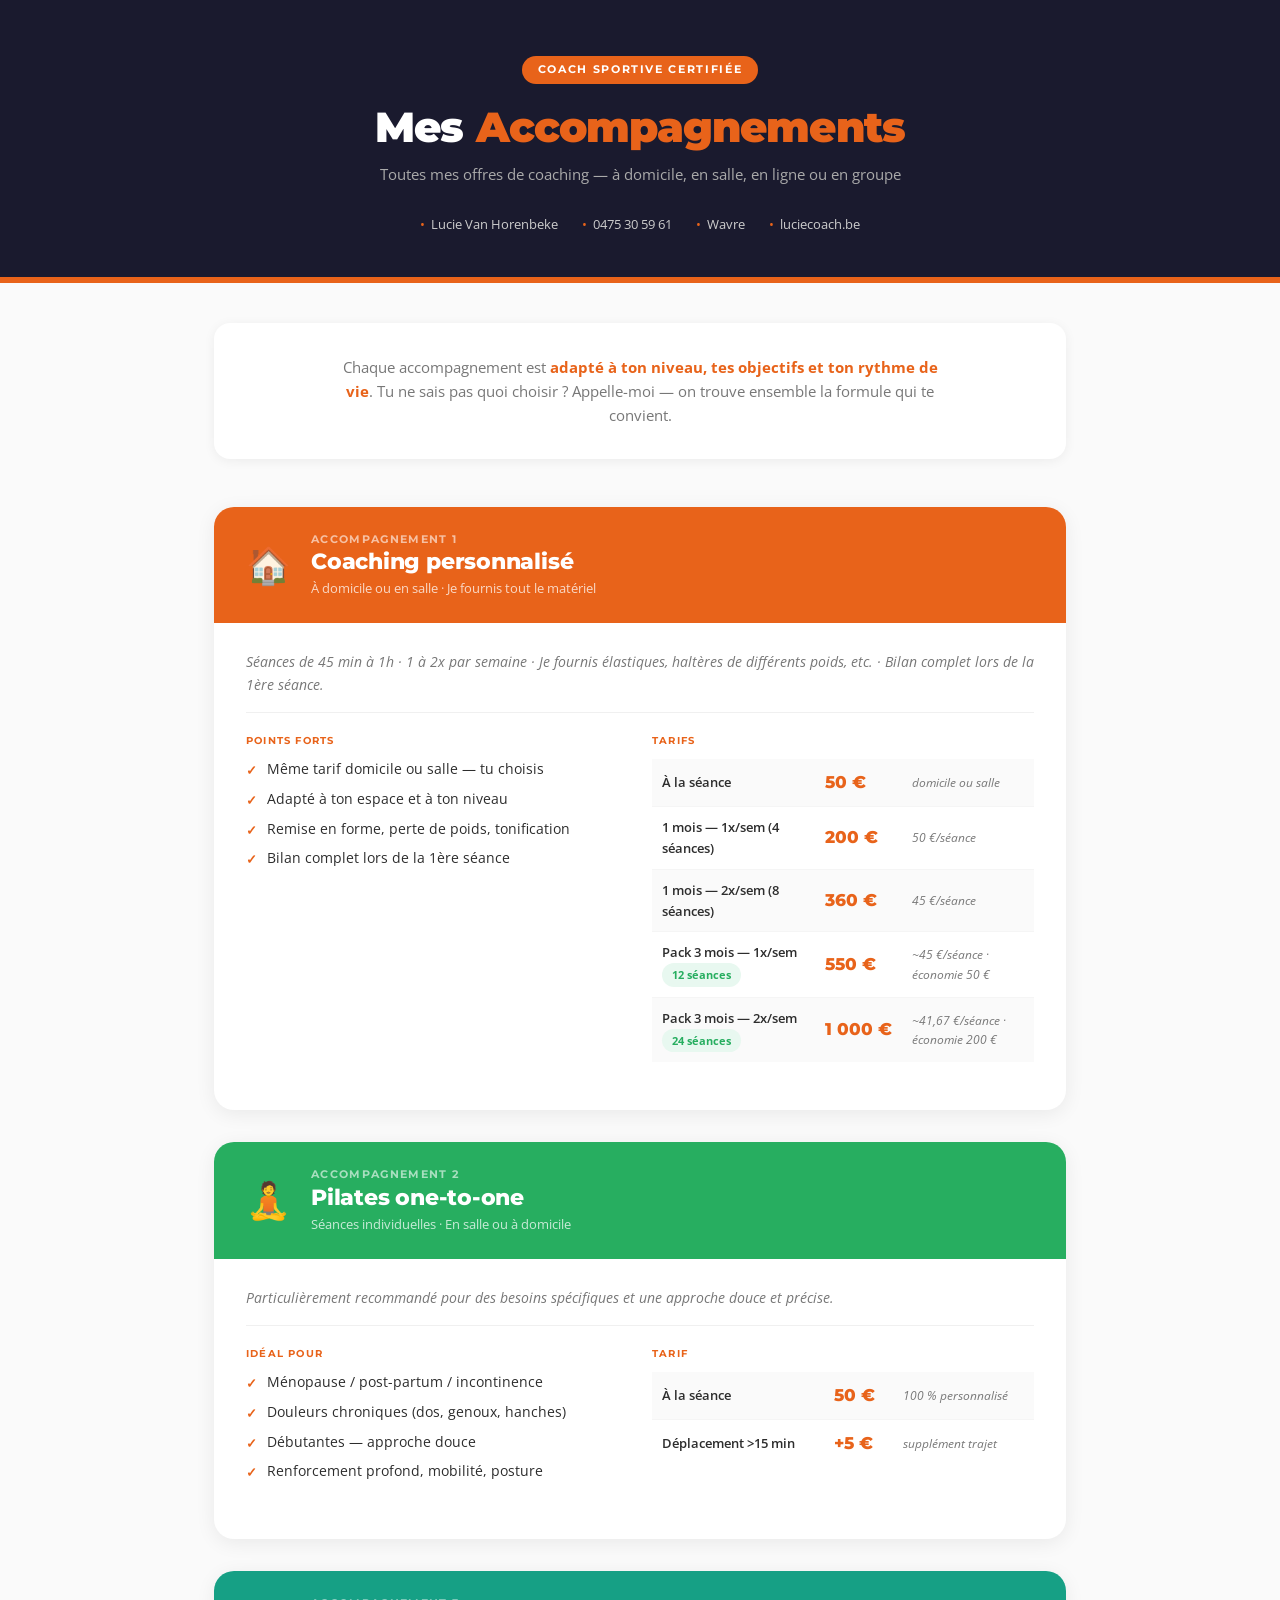
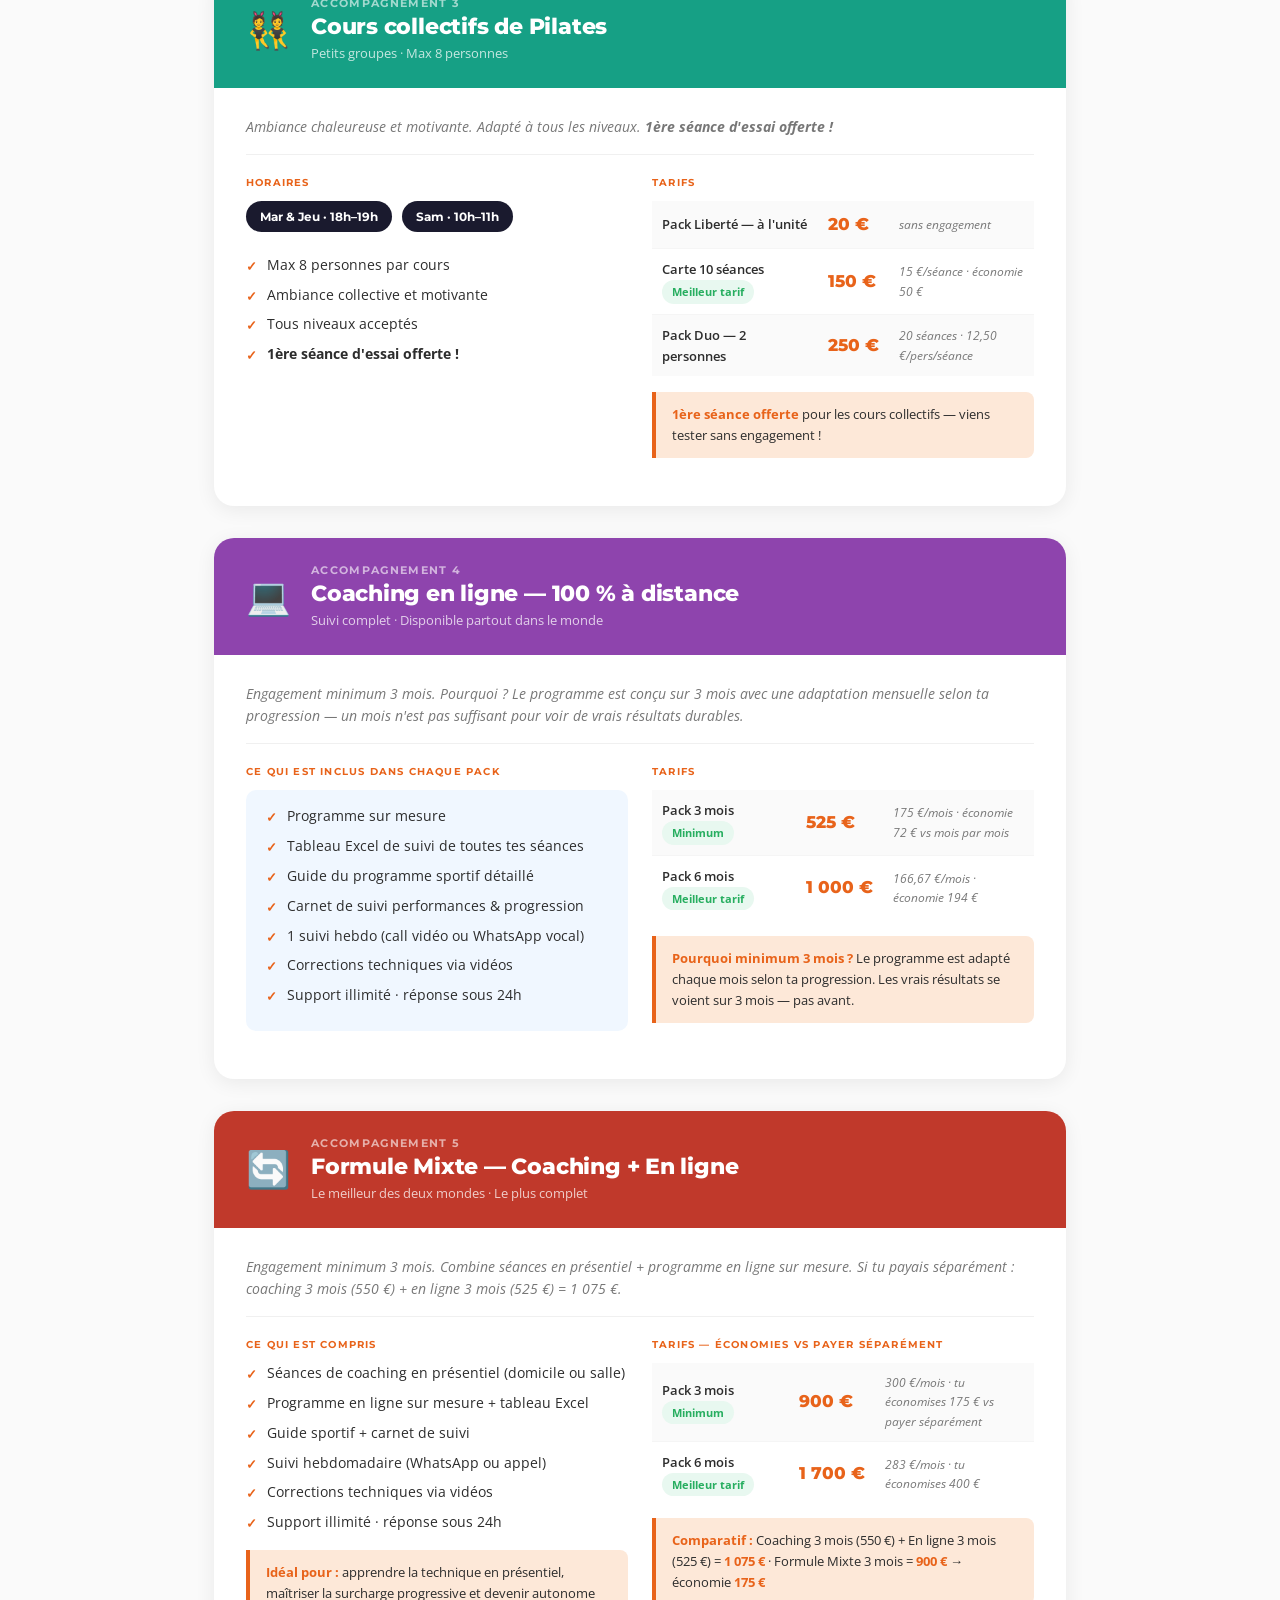
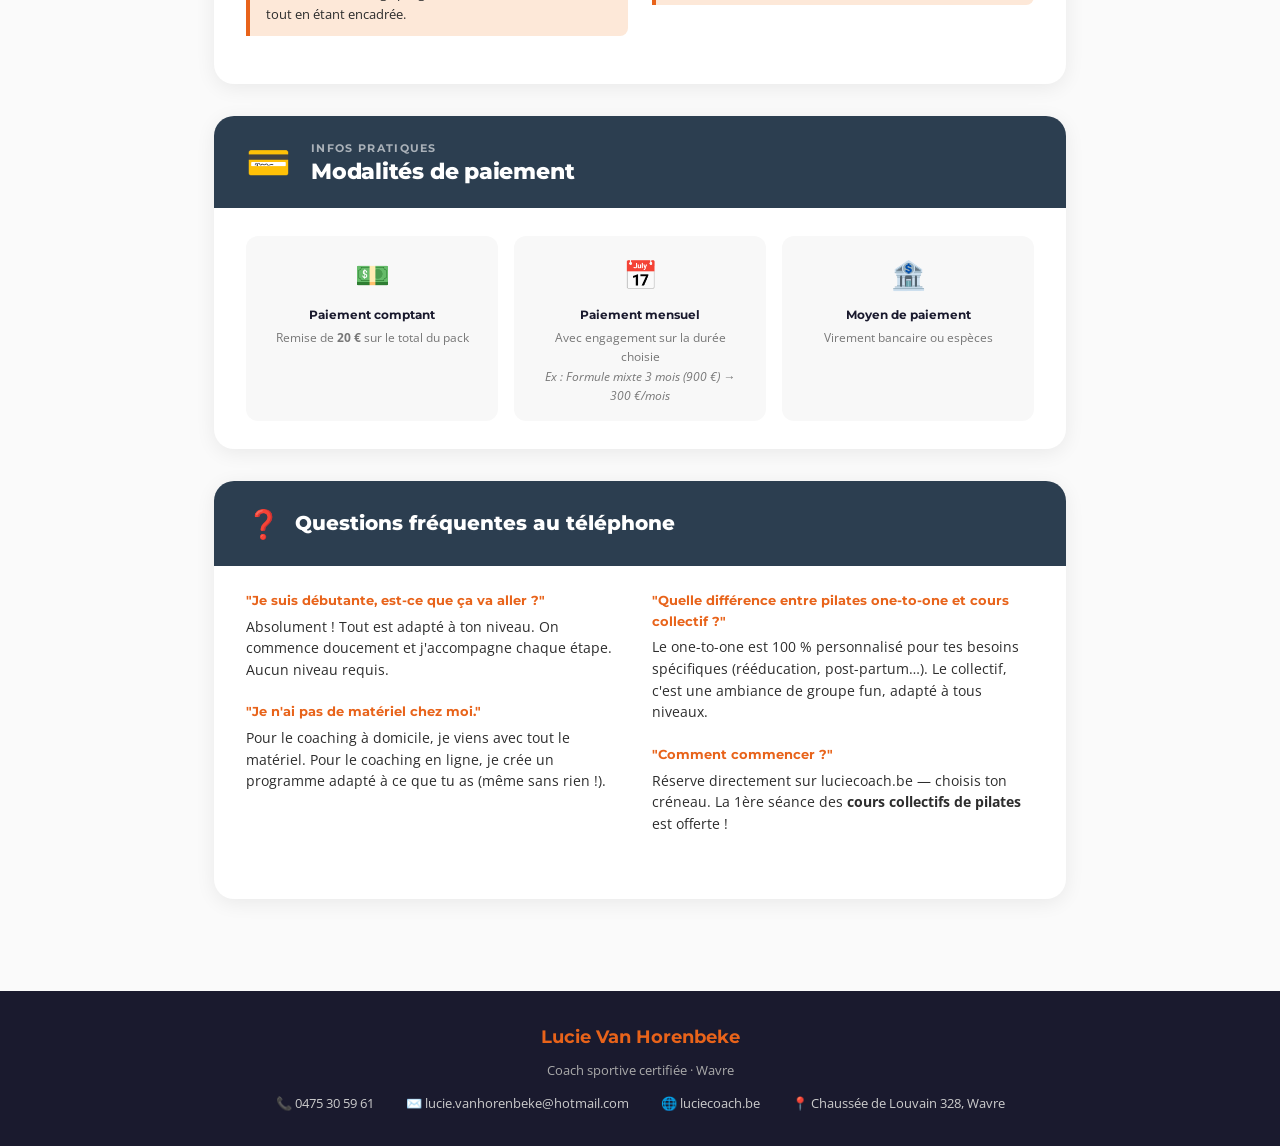
<file: accompagnements.html>
<!DOCTYPE html>
<html lang="fr">
<head>
<meta charset="UTF-8">
<meta name="viewport" content="width=device-width, initial-scale=1.0">
<title>Offres de Coaching — Lucie Van Horenbeke</title>
<style>
  @import url('https://fonts.googleapis.com/css2?family=Montserrat:wght@400;600;700;800;900&family=Open+Sans:ital,wght@0,400;0,600;1,400&display=swap');

  :root {
    --orange: #E8631A;
    --orange-light: #FDE8D8;
    --dark: #1A1A2E;
    --text: #2D2D2D;
    --muted: #777;
    --bg: #FAFAFA;
    --white: #fff;
  }

  * { margin: 0; padding: 0; box-sizing: border-box; }

  body {
    font-family: 'Open Sans', sans-serif;
    background: var(--bg);
    color: var(--text);
    font-size: 14px;
    line-height: 1.6;
  }

  /* ── COVER ── */
  .cover {
    background: var(--dark);
    color: var(--white);
    text-align: center;
    padding: 56px 40px 48px;
    position: relative;
    overflow: hidden;
  }
  .cover::before {
    content: '';
    position: absolute;
    bottom: 0; left: 0; right: 0;
    height: 6px;
    background: var(--orange);
  }
  .cover-tag {
    display: inline-block;
    background: var(--orange);
    color: #fff;
    font-family: 'Montserrat', sans-serif;
    font-size: 11px;
    font-weight: 700;
    letter-spacing: .15em;
    text-transform: uppercase;
    padding: 5px 16px;
    border-radius: 20px;
    margin-bottom: 20px;
  }
  .cover h1 {
    font-family: 'Montserrat', sans-serif;
    font-size: 42px;
    font-weight: 900;
    letter-spacing: -.02em;
    line-height: 1.1;
    margin-bottom: 12px;
  }
  .cover h1 span { color: var(--orange); }
  .cover-sub {
    font-size: 15px;
    color: #aaa;
    margin-bottom: 28px;
  }
  .cover-contact {
    display: flex;
    justify-content: center;
    gap: 24px;
    flex-wrap: wrap;
  }
  .cover-contact span {
    font-size: 13px;
    color: #ccc;
    display: flex;
    align-items: center;
    gap: 6px;
  }
  .cover-contact span::before {
    content: '•';
    color: var(--orange);
  }

  /* ── PAGE ── */
  .page { max-width: 900px; margin: 0 auto; padding: 40px 24px 60px; }

  /* ── INTRO ── */
  .intro {
    text-align: center;
    padding: 32px 40px;
    background: var(--white);
    border-radius: 16px;
    margin-bottom: 48px;
    box-shadow: 0 2px 12px rgba(0,0,0,.06);
  }
  .intro p {
    font-size: 15px;
    color: var(--muted);
    max-width: 620px;
    margin: 0 auto;
  }
  .intro strong { color: var(--orange); }

  /* ── SERVICE CARD ── */
  .card {
    background: var(--white);
    border-radius: 20px;
    overflow: hidden;
    margin-bottom: 32px;
    box-shadow: 0 4px 20px rgba(0,0,0,.07);
    break-inside: avoid;
  }

  .card-header {
    background: var(--dark);
    padding: 24px 32px;
    display: flex;
    align-items: center;
    gap: 20px;
  }
  .card-header.orange { background: var(--orange); }
  .card-header.warm   { background: #C0392B; }
  .card-header.green  { background: #27AE60; }
  .card-header.blue   { background: #2980B9; }
  .card-header.purple { background: #8E44AD; }
  .card-header.teal   { background: #16A085; }

  .card-icon {
    font-size: 36px;
    line-height: 1;
    flex-shrink: 0;
  }
  .card-title-wrap {}
  .card-num {
    font-family: 'Montserrat', sans-serif;
    font-size: 11px;
    font-weight: 700;
    letter-spacing: .12em;
    color: rgba(255,255,255,.6);
    text-transform: uppercase;
    margin-bottom: 2px;
  }
  .card-title {
    font-family: 'Montserrat', sans-serif;
    font-size: 22px;
    font-weight: 800;
    color: #fff;
    line-height: 1.1;
    letter-spacing: -.01em;
  }
  .card-subtitle {
    font-size: 13px;
    color: rgba(255,255,255,.75);
    margin-top: 4px;
  }

  .card-body { padding: 28px 32px; }

  .card-desc {
    font-size: 14px;
    color: var(--muted);
    font-style: italic;
    margin-bottom: 20px;
    padding-bottom: 16px;
    border-bottom: 1px solid #F0F0F0;
  }

  /* ── 2-COL LAYOUT ── */
  .two-col {
    display: grid;
    grid-template-columns: 1fr 1fr;
    gap: 24px;
    margin-bottom: 20px;
  }
  .one-col { margin-bottom: 20px; }

  /* ── POINTS ── */
  .section-label {
    font-family: 'Montserrat', sans-serif;
    font-size: 10px;
    font-weight: 700;
    letter-spacing: .12em;
    text-transform: uppercase;
    color: var(--orange);
    margin-bottom: 10px;
  }

  .points { list-style: none; }
  .points li {
    display: flex;
    align-items: flex-start;
    gap: 10px;
    font-size: 13.5px;
    margin-bottom: 8px;
    color: var(--text);
  }
  .points li::before {
    content: '✓';
    color: var(--orange);
    font-weight: 700;
    font-size: 13px;
    flex-shrink: 0;
    margin-top: 1px;
  }

  /* ── PRICE TABLE ── */
  .price-table { width: 100%; border-collapse: collapse; }
  .price-table th {
    font-family: 'Montserrat', sans-serif;
    font-size: 9px;
    font-weight: 700;
    letter-spacing: .1em;
    text-transform: uppercase;
    color: var(--muted);
    text-align: left;
    padding: 6px 10px;
    border-bottom: 2px solid #EEE;
  }
  .price-table td {
    padding: 10px 10px;
    font-size: 13px;
    border-bottom: 1px solid #F5F5F5;
    vertical-align: middle;
  }
  .price-table tr:last-child td { border-bottom: none; }
  .price-table .label { color: var(--text); font-weight: 600; }
  .price-table .price {
    font-family: 'Montserrat', sans-serif;
    font-weight: 800;
    font-size: 17px;
    color: var(--orange);
    white-space: nowrap;
  }
  .price-table .note {
    color: var(--muted);
    font-size: 12px;
    font-style: italic;
  }
  .price-table tr:nth-child(odd) td { background: #FAFAFA; }
  .price-table tr:nth-child(even) td { background: #fff; }

  /* ── BADGE ── */
  .badge {
    display: inline-block;
    background: var(--orange-light);
    color: var(--orange);
    font-size: 11px;
    font-weight: 700;
    padding: 3px 10px;
    border-radius: 20px;
    white-space: nowrap;
  }
  .badge-green {
    background: #E8F8F0;
    color: #27AE60;
  }

  /* ── HIGHLIGHT BOX ── */
  .highlight {
    background: var(--orange-light);
    border-left: 4px solid var(--orange);
    border-radius: 0 8px 8px 0;
    padding: 12px 16px;
    margin-top: 16px;
    font-size: 13px;
    color: var(--text);
  }
  .highlight strong { color: var(--orange); }

  /* ── INCLUDED BOX ── */
  .included-box {
    background: #F0F7FF;
    border-radius: 10px;
    padding: 16px 20px;
  }

  /* ── HORAIRES ── */
  .horaires {
    display: flex;
    gap: 10px;
    flex-wrap: wrap;
    margin-top: 8px;
  }
  .horaire-chip {
    background: var(--dark);
    color: #fff;
    font-family: 'Montserrat', sans-serif;
    font-size: 12px;
    font-weight: 700;
    padding: 6px 14px;
    border-radius: 20px;
  }

  /* ── FAQ ── */
  .faq-card {
    background: var(--white);
    border-radius: 20px;
    overflow: hidden;
    box-shadow: 0 4px 20px rgba(0,0,0,.07);
    margin-bottom: 32px;
  }
  .faq-header {
    background: #2C3E50;
    padding: 20px 32px;
    display: flex;
    align-items: center;
    gap: 14px;
  }
  .faq-header h2 {
    font-family: 'Montserrat', sans-serif;
    font-size: 20px;
    font-weight: 800;
    color: #fff;
  }
  .faq-body { padding: 24px 32px; }
  .faq-item { margin-bottom: 20px; }
  .faq-q {
    font-family: 'Montserrat', sans-serif;
    font-size: 13px;
    font-weight: 700;
    color: var(--orange);
    margin-bottom: 6px;
  }
  .faq-a { font-size: 13.5px; color: var(--text); }

  /* ── PAYMENT ── */
  .payment-grid {
    display: grid;
    grid-template-columns: repeat(3, 1fr);
    gap: 16px;
  }
  .payment-item {
    background: #F8F8F8;
    border-radius: 12px;
    padding: 16px 20px;
    text-align: center;
  }
  .payment-icon { font-size: 28px; margin-bottom: 8px; }
  .payment-title {
    font-family: 'Montserrat', sans-serif;
    font-size: 12px;
    font-weight: 700;
    color: var(--dark);
    margin-bottom: 4px;
  }
  .payment-desc { font-size: 12px; color: var(--muted); }

  /* ── FOOTER ── */
  .footer {
    background: var(--dark);
    padding: 32px 40px;
    text-align: center;
    color: #aaa;
    font-size: 13px;
  }
  .footer strong { color: var(--orange); font-size: 18px; display: block; margin-bottom: 8px; font-family: 'Montserrat', sans-serif; }
  .footer-links { display: flex; justify-content: center; gap: 32px; margin-top: 12px; flex-wrap: wrap; }
  .footer-links span { color: #ccc; }

  @media print {
    body { background: white; }
    .cover { -webkit-print-color-adjust: exact; print-color-adjust: exact; }
    .card-header { -webkit-print-color-adjust: exact; print-color-adjust: exact; }
    .card { box-shadow: none; border: 1px solid #eee; }
    .page { padding: 20px 16px; }
  }
</style>
</head>
<body>

<!-- COVER -->
<div class="cover">
  <div class="cover-tag">Coach Sportive Certifiée</div>
  <h1>Mes <span>Accompagnements</span></h1>
  <p class="cover-sub">Toutes mes offres de coaching — à domicile, en salle, en ligne ou en groupe</p>
  <div class="cover-contact">
    <span>Lucie Van Horenbeke</span>
    <span>0475 30 59 61</span>
    <span>Wavre</span>
    <span>luciecoach.be</span>
  </div>
</div>

<div class="page">

  <!-- INTRO -->
  <div class="intro">
    <p>Chaque accompagnement est <strong>adapté à ton niveau, tes objectifs et ton rythme de vie</strong>. Tu ne sais pas quoi choisir ? Appelle-moi — on trouve ensemble la formule qui te convient.</p>
  </div>

  <!-- ══════════════════════════════════════════════
       1. COACHING PERSONNALISÉ
  ═══════════════════════════════════════════════ -->
  <div class="card">
    <div class="card-header orange">
      <div class="card-icon">🏠</div>
      <div class="card-title-wrap">
        <div class="card-num">Accompagnement 1</div>
        <div class="card-title">Coaching personnalisé</div>
        <div class="card-subtitle">À domicile ou en salle · Je fournis tout le matériel</div>
      </div>
    </div>
    <div class="card-body">
      <p class="card-desc">Séances de 45 min à 1h · 1 à 2x par semaine · Je fournis élastiques, haltères de différents poids, etc. · Bilan complet lors de la 1ère séance.</p>
      <div class="two-col">
        <div>
          <div class="section-label">Points forts</div>
          <ul class="points">
            <li>Même tarif domicile ou salle — tu choisis</li>
            <li>Adapté à ton espace et à ton niveau</li>
            <li>Remise en forme, perte de poids, tonification</li>
            <li>Bilan complet lors de la 1ère séance</li>
          </ul>
        </div>
        <div>
          <div class="section-label">Tarifs</div>
          <table class="price-table">
            <tr><td class="label">À la séance</td><td class="price">50 €</td><td class="note">domicile ou salle</td></tr>
            <tr><td class="label">1 mois — 1x/sem (4 séances)</td><td class="price">200 €</td><td class="note">50 €/séance</td></tr>
            <tr><td class="label">1 mois — 2x/sem (8 séances)</td><td class="price">360 €</td><td class="note">45 €/séance</td></tr>
            <tr><td class="label">Pack 3 mois — 1x/sem <span class="badge badge-green">12 séances</span></td><td class="price">550 €</td><td class="note">~45 €/séance · économie 50 €</td></tr>
            <tr><td class="label">Pack 3 mois — 2x/sem <span class="badge badge-green">24 séances</span></td><td class="price">1 000 €</td><td class="note">~41,67 €/séance · économie 200 €</td></tr>
          </table>
        </div>
      </div>
    </div>
  </div>

  <!-- ══════════════════════════════════════════════
       2. PILATES ONE-TO-ONE
  ═══════════════════════════════════════════════ -->
  <div class="card">
    <div class="card-header green">
      <div class="card-icon">🧘</div>
      <div class="card-title-wrap">
        <div class="card-num">Accompagnement 2</div>
        <div class="card-title">Pilates one-to-one</div>
        <div class="card-subtitle">Séances individuelles · En salle ou à domicile</div>
      </div>
    </div>
    <div class="card-body">
      <p class="card-desc">Particulièrement recommandé pour des besoins spécifiques et une approche douce et précise.</p>
      <div class="two-col">
        <div>
          <div class="section-label">Idéal pour</div>
          <ul class="points">
            <li>Ménopause / post-partum / incontinence</li>
            <li>Douleurs chroniques (dos, genoux, hanches)</li>
            <li>Débutantes — approche douce</li>
            <li>Renforcement profond, mobilité, posture</li>
          </ul>
        </div>
        <div>
          <div class="section-label">Tarif</div>
          <table class="price-table">
            <tr><td class="label">À la séance</td><td class="price">50 €</td><td class="note">100 % personnalisé</td></tr>
            <tr><td class="label">Déplacement &gt;15 min</td><td class="price">+5 €</td><td class="note">supplément trajet</td></tr>
          </table>
        </div>
      </div>
    </div>
  </div>

  <!-- ══════════════════════════════════════════════
       3. COURS COLLECTIFS
  ═══════════════════════════════════════════════ -->

  <div class="card">
    <div class="card-header teal">
      <div class="card-icon">👯</div>
      <div class="card-title-wrap">
        <div class="card-num">Accompagnement 3</div>
        <div class="card-title">Cours collectifs de Pilates</div>
        <div class="card-subtitle">Petits groupes · Max 8 personnes</div>
      </div>
    </div>
    <div class="card-body">
      <p class="card-desc">Ambiance chaleureuse et motivante. Adapté à tous les niveaux. <strong>1ère séance d'essai offerte !</strong></p>
      <div class="two-col">
        <div>
          <div class="section-label">Horaires</div>
          <div class="horaires">
            <div class="horaire-chip">Mar & Jeu · 18h–19h</div>
            <div class="horaire-chip">Sam · 10h–11h</div>
          </div>
          <br>
          <ul class="points">
            <li>Max 8 personnes par cours</li>
            <li>Ambiance collective et motivante</li>
            <li>Tous niveaux acceptés</li>
            <li><strong>1ère séance d'essai offerte !</strong></li>
          </ul>
        </div>
        <div>
          <div class="section-label">Tarifs</div>
          <table class="price-table">
            <tr><td class="label">Pack Liberté — à l'unité</td><td class="price">20 €</td><td class="note">sans engagement</td></tr>
            <tr><td class="label">Carte 10 séances <span class="badge badge-green">Meilleur tarif</span></td><td class="price">150 €</td><td class="note">15 €/séance · économie 50 €</td></tr>
            <tr><td class="label">Pack Duo — 2 personnes</td><td class="price">250 €</td><td class="note">20 séances · 12,50 €/pers/séance</td></tr>
          </table>
          <div class="highlight">
            <strong>1ère séance offerte</strong> pour les cours collectifs — viens tester sans engagement !
          </div>
        </div>
      </div>
    </div>
  </div>

  <!-- ══════════════════════════════════════════════
       4. COACHING EN LIGNE
  ═══════════════════════════════════════════════ -->
  <div class="card">
    <div class="card-header purple">
      <div class="card-icon">💻</div>
      <div class="card-title-wrap">
        <div class="card-num">Accompagnement 4</div>
        <div class="card-title">Coaching en ligne — 100 % à distance</div>
        <div class="card-subtitle">Suivi complet · Disponible partout dans le monde</div>
      </div>
    </div>
    <div class="card-body">
      <p class="card-desc">Engagement minimum 3 mois. Pourquoi ? Le programme est conçu sur 3 mois avec une adaptation mensuelle selon ta progression — un mois n'est pas suffisant pour voir de vrais résultats durables.</p>
      <div class="two-col">
        <div>
          <div class="section-label">Ce qui est inclus dans chaque pack</div>
          <div class="included-box">
            <ul class="points">
              <li>Programme sur mesure</li>
              <li>Tableau Excel de suivi de toutes tes séances</li>
              <li>Guide du programme sportif détaillé</li>
              <li>Carnet de suivi performances & progression</li>
              <li>1 suivi hebdo (call vidéo ou WhatsApp vocal)</li>
              <li>Corrections techniques via vidéos</li>
              <li>Support illimité · réponse sous 24h</li>
            </ul>
          </div>
        </div>
        <div>
          <div class="section-label">Tarifs</div>
          <table class="price-table">
            <tr><td class="label">Pack 3 mois <span class="badge badge-green">Minimum</span></td><td class="price">525 €</td><td class="note">175 €/mois · économie 72 € vs mois par mois</td></tr>
            <tr><td class="label">Pack 6 mois <span class="badge badge-green">Meilleur tarif</span></td><td class="price">1 000 €</td><td class="note">166,67 €/mois · économie 194 €</td></tr>
          </table>
          <div class="highlight">
            <strong>Pourquoi minimum 3 mois ?</strong> Le programme est adapté chaque mois selon ta progression. Les vrais résultats se voient sur 3 mois — pas avant.
          </div>
        </div>
      </div>
    </div>
  </div>

  <!-- ══════════════════════════════════════════════
       5. FORMULE MIXTE
  ═══════════════════════════════════════════════ -->
  <div class="card">
    <div class="card-header warm">
      <div class="card-icon">🔄</div>
      <div class="card-title-wrap">
        <div class="card-num">Accompagnement 5</div>
        <div class="card-title">Formule Mixte — Coaching + En ligne</div>
        <div class="card-subtitle">Le meilleur des deux mondes · Le plus complet</div>
      </div>
    </div>
    <div class="card-body">
      <p class="card-desc">Engagement minimum 3 mois. Combine séances en présentiel + programme en ligne sur mesure. Si tu payais séparément : coaching 3 mois (550 €) + en ligne 3 mois (525 €) = 1 075 €.</p>
      <div class="two-col">
        <div>
          <div class="section-label">Ce qui est compris</div>
          <ul class="points">
            <li>Séances de coaching en présentiel (domicile ou salle)</li>
            <li>Programme en ligne sur mesure + tableau Excel</li>
            <li>Guide sportif + carnet de suivi</li>
            <li>Suivi hebdomadaire (WhatsApp ou appel)</li>
            <li>Corrections techniques via vidéos</li>
            <li>Support illimité · réponse sous 24h</li>
          </ul>
          <div class="highlight">
            <strong>Idéal pour :</strong> apprendre la technique en présentiel, maîtriser la surcharge progressive et devenir autonome tout en étant encadrée.
          </div>
        </div>
        <div>
          <div class="section-label">Tarifs — économies vs payer séparément</div>
          <table class="price-table">
            <tr><td class="label">Pack 3 mois <span class="badge badge-green">Minimum</span></td><td class="price">900 €</td><td class="note">300 €/mois · tu économises 175 € vs payer séparément</td></tr>
            <tr><td class="label">Pack 6 mois <span class="badge badge-green">Meilleur tarif</span></td><td class="price">1 700 €</td><td class="note">283 €/mois · tu économises 400 €</td></tr>
          </table>
          <div class="highlight" style="margin-top:12px">
            <strong>Comparatif :</strong> Coaching 3 mois (550 €) + En ligne 3 mois (525 €) = <strong>1 075 €</strong> · Formule Mixte 3 mois = <strong>900 €</strong> → économie <strong>175 €</strong>
          </div>
        </div>
      </div>
    </div>
  </div>

  <!-- ══════════════════════════════════════════════
       PAIEMENT
  ═══════════════════════════════════════════════ -->
  <div class="card">
    <div class="card-header" style="background:#2C3E50">
      <div class="card-icon">💳</div>
      <div class="card-title-wrap">
        <div class="card-num">Infos pratiques</div>
        <div class="card-title">Modalités de paiement</div>
      </div>
    </div>
    <div class="card-body">
      <div class="payment-grid">
        <div class="payment-item">
          <div class="payment-icon">💵</div>
          <div class="payment-title">Paiement comptant</div>
          <div class="payment-desc">Remise de <strong>20 €</strong> sur le total du pack</div>
        </div>
        <div class="payment-item">
          <div class="payment-icon">📅</div>
          <div class="payment-title">Paiement mensuel</div>
          <div class="payment-desc">Avec engagement sur la durée choisie<br><em>Ex : Formule mixte 3 mois (900 €) → 300 €/mois</em></div>
        </div>
        <div class="payment-item">
          <div class="payment-icon">🏦</div>
          <div class="payment-title">Moyen de paiement</div>
          <div class="payment-desc">Virement bancaire ou espèces</div>
        </div>
      </div>
    </div>
  </div>

  <!-- ══════════════════════════════════════════════
       FAQ
  ═══════════════════════════════════════════════ -->
  <div class="faq-card">
    <div class="faq-header">
      <span style="font-size:28px">❓</span>
      <h2>Questions fréquentes au téléphone</h2>
    </div>
    <div class="faq-body">
      <div class="two-col">
        <div>
          <div class="faq-item">
            <div class="faq-q">"Je suis débutante, est-ce que ça va aller ?"</div>
            <div class="faq-a">Absolument ! Tout est adapté à ton niveau. On commence doucement et j'accompagne chaque étape. Aucun niveau requis.</div>
          </div>
          <div class="faq-item">
            <div class="faq-q">"Je n'ai pas de matériel chez moi."</div>
            <div class="faq-a">Pour le coaching à domicile, je viens avec tout le matériel. Pour le coaching en ligne, je crée un programme adapté à ce que tu as (même sans rien !).</div>
          </div>
        </div>
        <div>
          <div class="faq-item">
            <div class="faq-q">"Quelle différence entre pilates one-to-one et cours collectif ?"</div>
            <div class="faq-a">Le one-to-one est 100 % personnalisé pour tes besoins spécifiques (rééducation, post-partum…). Le collectif, c'est une ambiance de groupe fun, adapté à tous niveaux.</div>
          </div>
          <div class="faq-item">
            <div class="faq-q">"Comment commencer ?"</div>
            <div class="faq-a">Réserve directement sur luciecoach.be — choisis ton créneau. La 1ère séance des <strong>cours collectifs de pilates</strong> est offerte !</div>
          </div>
        </div>
      </div>
    </div>
  </div>

</div>

<!-- FOOTER -->
<div class="footer">
  <strong>Lucie Van Horenbeke</strong>
  Coach sportive certifiée · Wavre
  <div class="footer-links">
    <span>📞 0475 30 59 61</span>
    <span>✉️ lucie.vanhorenbeke@hotmail.com</span>
    <span>🌐 luciecoach.be</span>
    <span>📍 Chaussée de Louvain 328, Wavre</span>
  </div>
</div>

</body>
</html>
</file>
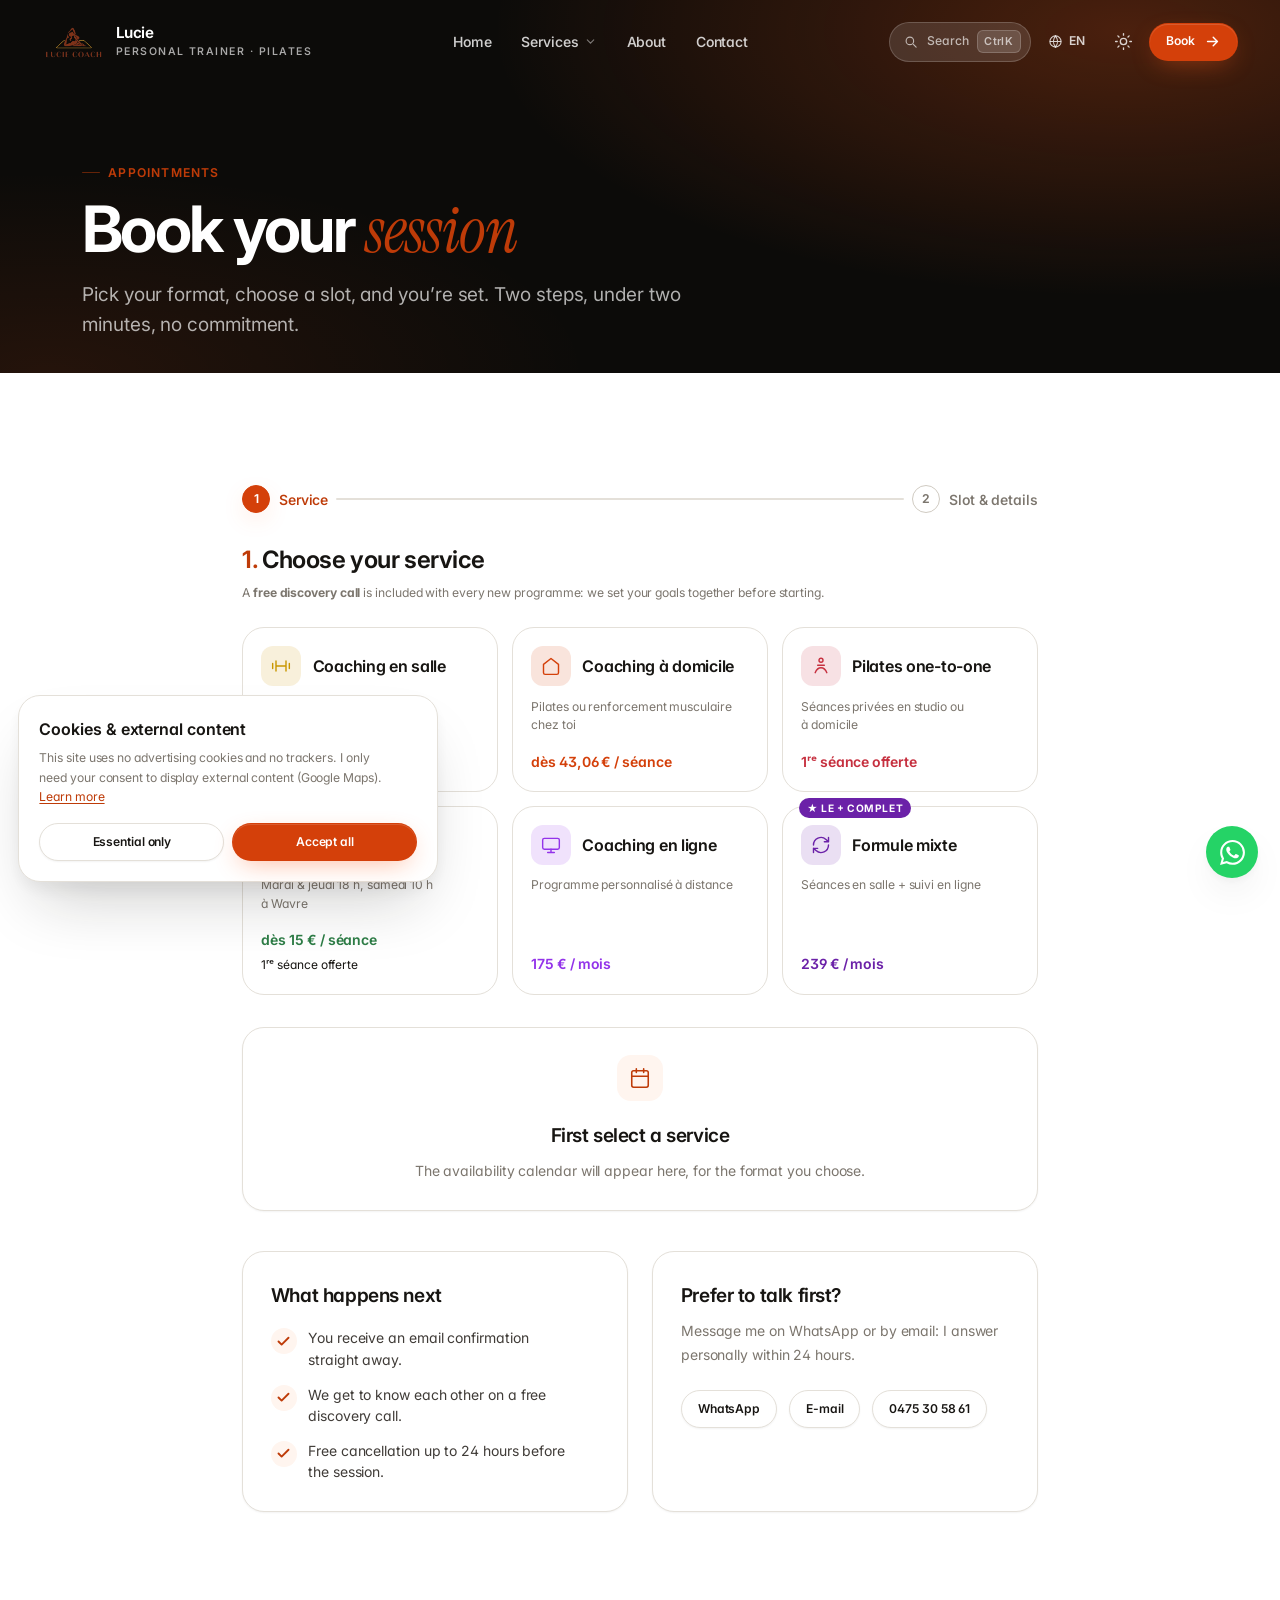
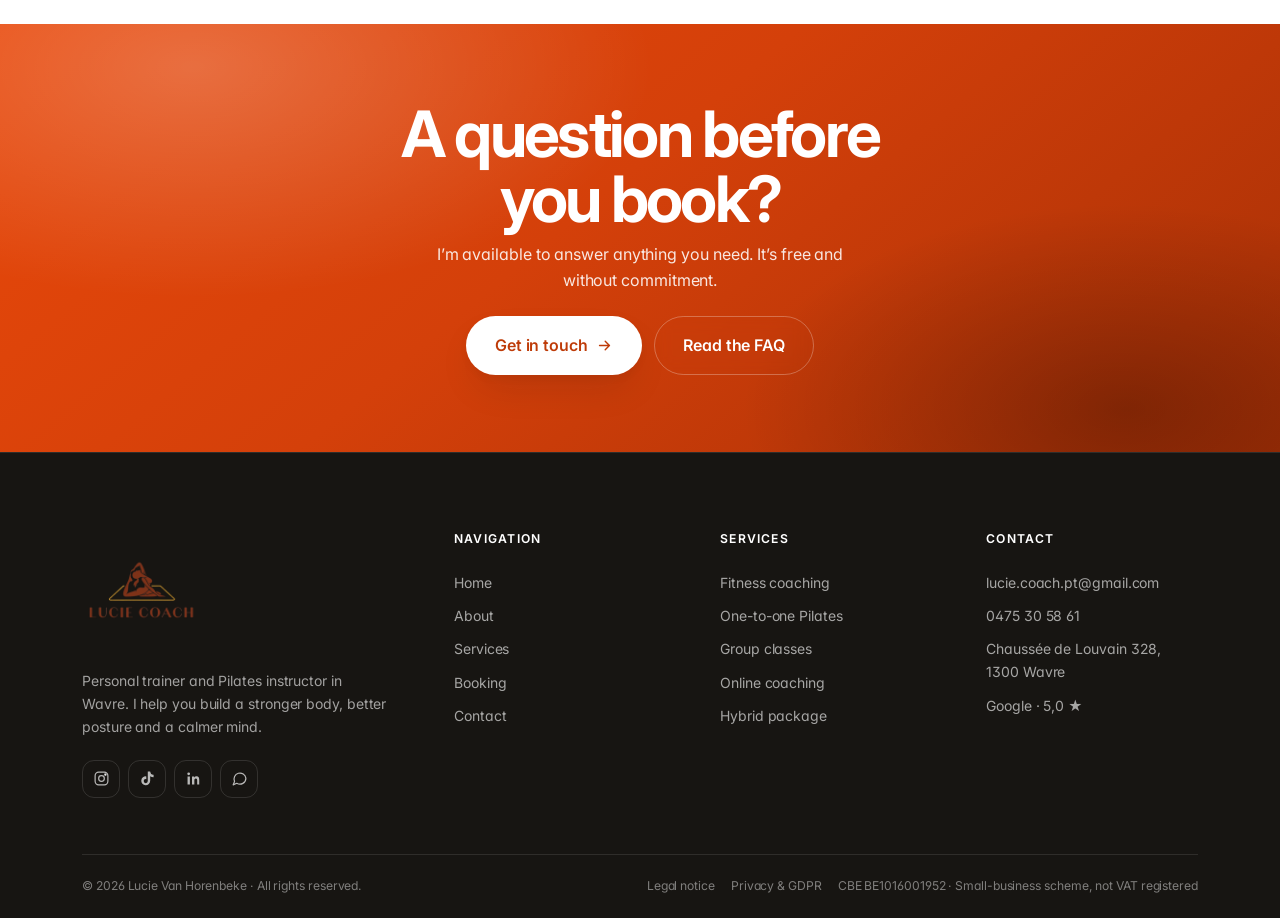
<file: booking.html>
<!DOCTYPE html>
<html lang="fr">
<head>
<meta charset="UTF-8" />
<meta name="viewport" content="width=device-width, initial-scale=1, viewport-fit=cover" />
<title data-i18n="booking.title">Réserver une séance — Lucie Van Horenbeke, coach sportif à Wavre</title>
<meta name="description" data-i18n-attr="content:booking.desc" content="Réservez votre séance de coaching ou de pilâtes en ligne. Choisissez votre formule et votre créneau en deux étapes." />
<meta name="theme-color" content="#FFFFFF" />
<link rel="canonical" href="https://www.lucievanhorenbeke.be/booking.html" />
<link rel="alternate" hreflang="fr" href="https://www.lucievanhorenbeke.be/booking.html" />
<link rel="alternate" hreflang="nl" href="https://www.lucievanhorenbeke.be/booking.html?lang=nl" />
<link rel="alternate" hreflang="de" href="https://www.lucievanhorenbeke.be/booking.html?lang=de" />
<link rel="alternate" hreflang="en" href="https://www.lucievanhorenbeke.be/booking.html?lang=en" />
<link rel="alternate" hreflang="es" href="https://www.lucievanhorenbeke.be/booking.html?lang=es" />
<link rel="alternate" hreflang="it" href="https://www.lucievanhorenbeke.be/booking.html?lang=it" />
<link rel="alternate" hreflang="x-default" href="https://www.lucievanhorenbeke.be/booking.html" />

<meta property="og:type" content="website" />
<meta property="og:title" content="Réserver une séance — Lucie Van Horenbeke" />
<meta property="og:description" content="Choisissez votre formule et votre créneau en deux étapes. Première séance découverte offerte." />
<meta property="og:url" content="https://www.lucievanhorenbeke.be/booking.html" />
<meta property="og:image" content="https://www.lucievanhorenbeke.be/img/opt/lucie-machine-1600.jpg" />
<meta name="twitter:card" content="summary_large_image" />

<link rel="icon" href="img/lucie-icon.png" sizes="any" />
<link rel="apple-touch-icon" href="img/lucie-icon.png" />
<link rel="manifest" href="site.webmanifest" />
<link rel="preconnect" href="https://fonts.googleapis.com" />
<link rel="preconnect" href="https://fonts.gstatic.com" crossorigin />
<link rel="preconnect" href="https://assets.calendly.com" />
<link href="https://fonts.googleapis.com/css2?family=Inter:wght@400..800&family=Instrument+Serif:ital@1&display=swap" rel="stylesheet" />
<link rel="stylesheet" href="style.css?v=49" />
<link rel="stylesheet" href="https://assets.calendly.com/assets/external/widget.css" />
<script src="https://assets.calendly.com/assets/external/widget.js" async></script>

<script>try{var m=JSON.parse(localStorage.getItem("lvh.theme")||'"system"');if(m!=="system")document.documentElement.setAttribute("data-theme",m);}catch(e){}</script>

<script type="application/ld+json">
{
  "@context": "https://schema.org",
  "@type": "BreadcrumbList",
  "itemListElement": [
    { "@type": "ListItem", "position": 1, "name": "Accueil", "item": "https://www.lucievanhorenbeke.be/" },
    { "@type": "ListItem", "position": 2, "name": "Réservation", "item": "https://www.lucievanhorenbeke.be/booking.html" }
  ]
}
</script>
</head>

<body data-page="booking">

<a class="skip-link" href="#main" data-i18n="nav.skip">Aller au contenu principal</a>

<!--#HEADER-->
<header class="site-header is-onDark" id="site-header">
  <div class="header-inner">
    <a class="brand" href="index.html" aria-label="Lucie Van Horenbeke — accueil">
      <img src="img/lucie-logo.png" alt="" width="64" height="64" />
      <span class="brand-text">
        <span class="brand-name">Lucie</span>
        <span class="brand-role" data-i18n="nav.brandRole">Coach sportif · Pilates</span>
      </span>
    </a>

    <nav class="nav-primary" aria-label="Navigation principale">
      <ul class="nav-list">
        <li><a class="nav-link" href="index.html" data-i18n="nav.home">Accueil</a></li>
        <li class="nav-item has-mega">
          <button type="button" class="nav-link" aria-expanded="false">
            <span data-i18n="nav.services">Services</span>
            <svg class="caret" viewBox="0 0 24 24" fill="none" stroke="currentColor" stroke-width="2" stroke-linecap="round" aria-hidden="true"><path d="m6 9 6 6 6-6"/></svg>
          </button>
          <div class="mega">
            <div class="mega-grid">
              <a class="mega-link" href="services.html#coaching">
                <span class="mega-ico"><svg viewBox="0 0 24 24" fill="none" stroke="currentColor" stroke-width="1.7" stroke-linecap="round" stroke-linejoin="round" aria-hidden="true"><path d="M3 9l9-7 9 7v11a2 2 0 0 1-2 2H5a2 2 0 0 1-2-2z"/><polyline points="9 22 9 12 15 12 15 22"/></svg></span>
                <span><span class="mega-title">Coaching à domicile</span><span class="mega-desc">Suivi 100 % individuel, programme sur mesure.</span></span>
              </a>
              <a class="mega-link" href="services.html#coaching-salle">
                <span class="mega-ico"><svg viewBox="0 0 24 24" fill="none" stroke="currentColor" stroke-width="1.7" stroke-linecap="round" stroke-linejoin="round" aria-hidden="true"><path d="M6 6v12M18 6v12M2 9v6M22 9v6M6 12h12"/></svg></span>
                <span><span class="mega-title">Coaching en salle</span><span class="mega-desc">Salle Evolve à Wavre, solo ou en groupe.</span></span>
              </a>
              <a class="mega-link" href="services.html#pilates">
                <span class="mega-ico"><svg viewBox="0 0 24 24" fill="none" stroke="currentColor" stroke-width="1.7" stroke-linecap="round" stroke-linejoin="round" aria-hidden="true"><circle cx="12" cy="5" r="2.4"/><path d="M5 20c1.6-4 4-6 7-6s5.4 2 7 6M8 11h8"/></svg></span>
                <span><span class="mega-title" data-i18n="svc.pilates.name">Pilates one-to-one</span><span class="mega-desc" data-i18n="svc.pilates.desc">Séances privées en studio ou chez toi.</span></span>
              </a>
              <a class="mega-link" href="services.html#collectif">
                <span class="mega-ico"><svg viewBox="0 0 24 24" fill="none" stroke="currentColor" stroke-width="1.7" stroke-linecap="round" stroke-linejoin="round" aria-hidden="true"><path d="M16 21v-2a4 4 0 0 0-4-4H6a4 4 0 0 0-4 4v2M9 11a4 4 0 1 0 0-8 4 4 0 0 0 0 8ZM22 21v-2a4 4 0 0 0-3-3.9M16 3.1a4 4 0 0 1 0 7.8"/></svg></span>
                <span><span class="mega-title" data-i18n="svc.collectif.name">Cours collectifs</span><span class="mega-desc" data-i18n="svc.collectif.desc">Mardi &amp; jeudi 18 h, samedi 10 h à Wavre.</span></span>
              </a>
              <a class="mega-link" href="services.html#online">
                <span class="mega-ico"><svg viewBox="0 0 24 24" fill="none" stroke="currentColor" stroke-width="1.7" stroke-linecap="round" stroke-linejoin="round" aria-hidden="true"><rect x="2" y="4" width="20" height="13" rx="2"/><path d="M8 21h8m-4-4v4"/></svg></span>
                <span><span class="mega-title" data-i18n="svc.online.name">Coaching en ligne</span><span class="mega-desc" data-i18n="svc.online.desc">Programme sur mesure et suivi hebdomadaire.</span></span>
              </a>
              <a class="mega-link" href="services.html#mixte">
                <span class="mega-ico"><svg viewBox="0 0 24 24" fill="none" stroke="currentColor" stroke-width="1.7" stroke-linecap="round" stroke-linejoin="round" aria-hidden="true"><path d="M3 12a9 9 0 0 1 15-6.7L21 8M21 3v5h-5M21 12a9 9 0 0 1-15 6.7L3 16M3 21v-5h5"/></svg></span>
                <span><span class="mega-title" data-i18n="svc.mixte.name">Formule mixte</span><span class="mega-desc" data-i18n="svc.mixte.desc">Séances en salle + suivi en ligne.</span></span>
              </a>
            </div>
            <div class="mega-foot">
              <span data-i18n="mm.foot">Première séance découverte offerte, sans engagement.</span>
              <a class="btn btn--secondary btn--sm" href="services.html"><span data-i18n="mm.footCta">Comparer les formules</span></a>
            </div>
          </div>
        </li>
        <li><a class="nav-link" href="about.html" data-i18n="nav.about">À propos</a></li>
        <li><a class="nav-link" href="contact.html" data-i18n="nav.contact">Contact</a></li>
      </ul>
    </nav>

    <div class="header-actions">
      <button type="button" class="search-trigger" data-cmdk-open>
        <svg viewBox="0 0 24 24" fill="none" stroke="currentColor" stroke-width="1.8" stroke-linecap="round" aria-hidden="true"><path d="m21 21-4.34-4.34M17 11a6 6 0 1 1-12 0 6 6 0 0 1 12 0Z"/></svg>
        <span data-i18n="nav.search">Rechercher</span>
        <kbd><span data-kbd-mod>Ctrl</span>K</kbd>
      </button>

      <button type="button" class="btn btn--icon mobile-only" data-cmdk-open data-i18n-attr="aria-label:nav.searchLabel" aria-label="Rechercher sur le site">
        <svg viewBox="0 0 24 24" fill="none" stroke="currentColor" stroke-width="1.8" stroke-linecap="round" aria-hidden="true"><path d="m21 21-4.34-4.34M17 11a6 6 0 1 1-12 0 6 6 0 0 1 12 0Z"/></svg>
      </button>

      <div class="switcher desktop-only" data-lang-switcher>
        <button type="button" class="lang-trigger" data-lang-trigger aria-expanded="false" aria-haspopup="menu" data-i18n-attr="aria-label:nav.language">
          <svg viewBox="0 0 24 24" fill="none" stroke="currentColor" stroke-width="1.7" aria-hidden="true"><circle cx="12" cy="12" r="9"/><path d="M3 12h18M12 3a15 15 0 0 1 0 18 15 15 0 0 1 0-18Z"/></svg>
          <span data-lang-code>FR</span>
        </button>
        <div class="switcher-menu" role="menu" data-lang-menu></div>
      </div>

      <button type="button" class="btn btn--icon theme-toggle" data-theme-toggle aria-pressed="false" data-i18n-attr="aria-label:nav.theme" aria-label="Changer de thème">
        <svg class="sun" viewBox="0 0 24 24" fill="none" stroke="currentColor" stroke-width="1.7" stroke-linecap="round" aria-hidden="true"><circle cx="12" cy="12" r="4"/><path d="M12 2v2m0 16v2M4.9 4.9l1.4 1.4m11.4 11.4 1.4 1.4M2 12h2m16 0h2M4.9 19.1l1.4-1.4M17.7 6.3l1.4-1.4"/></svg>
        <svg class="moon" viewBox="0 0 24 24" fill="none" stroke="currentColor" stroke-width="1.7" stroke-linecap="round" stroke-linejoin="round" aria-hidden="true"><path d="M21 12.8A9 9 0 1 1 11.2 3a7 7 0 0 0 9.8 9.8Z"/></svg>
      </button>

      <a class="btn btn--primary btn--sm desktop-only" href="booking.html">
        <span data-i18n="nav.book">Réserver</span>
        <svg class="btn-arrow" viewBox="0 0 24 24" fill="none" stroke="currentColor" stroke-width="2" stroke-linecap="round" stroke-linejoin="round" aria-hidden="true"><path d="M5 12h14m-6-6 6 6-6 6"/></svg>
      </a>

      <button type="button" class="burger" id="burger" aria-expanded="false" aria-controls="drawer" data-i18n-attr="aria-label:nav.openMenu" aria-label="Ouvrir le menu">
        <span></span><span></span><span></span>
      </button>
    </div>
  </div>
  <div class="progress-bar" aria-hidden="true"></div>
</header>
<!--#/HEADER-->

<!--#DRAWER-->
<div class="scrim" id="scrim"></div>
<aside class="drawer" id="drawer" aria-hidden="true" aria-label="Menu">
  <div class="drawer-head">
    <span class="brand-name">Lucie</span>
    <button type="button" class="btn btn--icon" data-drawer-close data-i18n-attr="aria-label:nav.closeMenu" aria-label="Fermer le menu">
      <svg viewBox="0 0 24 24" fill="none" stroke="currentColor" stroke-width="1.8" stroke-linecap="round" aria-hidden="true"><path d="M18 6 6 18M6 6l12 12"/></svg>
    </button>
  </div>
  <div class="drawer-body">
    <nav class="drawer-nav" aria-label="Navigation mobile">
      <a href="index.html"><span data-i18n="nav.home">Accueil</span></a>
      <a href="services.html"><span data-i18n="nav.services">Services</span></a>
      <a href="about.html"><span data-i18n="nav.about">À propos</span></a>
      <a href="booking.html" aria-current="page"><span data-i18n="nav.booking">Réservation</span></a>
      <a href="contact.html"><span data-i18n="nav.contact">Contact</span></a>
    </nav>

    <div class="drawer-label" data-i18n="mm.label">Toutes les formules</div>
    <nav class="drawer-nav" aria-label="Services">
      <a href="services.html#coaching"><span>Coaching à domicile</span></a>
      <a href="services.html#coaching-salle"><span>Coaching en salle</span></a>
      <a href="services.html#pilates"><span data-i18n="svc.pilates.name">Pilates one-to-one</span></a>
      <a href="services.html#collectif"><span data-i18n="svc.collectif.name">Cours collectifs</span></a>
      <a href="services.html#online"><span data-i18n="svc.online.name">Coaching en ligne</span></a>
      <a href="services.html#mixte"><span data-i18n="svc.mixte.name">Formule mixte</span></a>
    </nav>

    <div class="drawer-label" data-i18n="nav.language">Langue</div>
    <div class="switcher" data-lang-switcher style="display:block">
      <button type="button" class="btn btn--secondary btn--block" data-lang-trigger aria-expanded="false" aria-haspopup="menu">
        <svg viewBox="0 0 24 24" fill="none" stroke="currentColor" stroke-width="1.7" aria-hidden="true" style="width:16px;height:16px"><circle cx="12" cy="12" r="9"/><path d="M3 12h18M12 3a15 15 0 0 1 0 18 15 15 0 0 1 0-18Z"/></svg>
        <span data-lang-code>FR</span>
      </button>
      <div class="switcher-menu" role="menu" data-lang-menu style="left:0;right:0"></div>
    </div>
  </div>
  <div class="drawer-foot">
    <a class="btn btn--primary btn--block" href="booking.html"><span data-i18n="nav.bookLong">Réserver une séance</span></a>
    <a class="btn btn--secondary btn--block" href="tel:+32475305861">0475 30 58 61</a>
  </div>
</aside>
<!--#/DRAWER-->

<main id="main">

<!-- ══════════════ PAGE HERO ══════════════ -->
<section class="page-hero">
  <div class="container page-hero-inner">
    <div>
      <p class="eyebrow" data-i18n="booking.hero.eyebrow">Prise de rendez-vous</p>
      <h1 class="display-2">
        <span data-i18n="booking.hero.titleA">Réserve ta</span>
        <em class="accent" data-i18n="booking.hero.titleB">séance</em>
      </h1>
      <p class="lead" data-i18n="booking.hero.lead">Choisis ton format, sélectionne un créneau, et c’est réglé. Deux étapes, moins de deux minutes, sans engagement.</p>
    </div>
  </div>
</section>

<!-- ══════════════ BOOKING FLOW ══════════════ -->
<section class="section">
  <div class="container container--narrow">

    <!-- Stepper -->
    <ol class="stepper mb-8" aria-label="Étapes de réservation">
      <li class="stepper-step is-active" id="stepDot1">
        <span class="stepper-dot">1</span>
        <span data-i18n="booking.s1">Service</span>
      </li>
      <li class="stepper-line" id="stepLine" aria-hidden="true"></li>
      <li class="stepper-step" id="stepDot2">
        <span class="stepper-dot">2</span>
        <span data-i18n="booking.s2">Créneau &amp; infos</span>
      </li>
    </ol>

    <!-- Step 1 — service -->
    <div data-reveal>
      <h2 class="h3"><span class="text-brand">1.</span> <span data-i18n="booking.pick.t">Choisis ton service</span></h2>
      <p class="hint mt-2 mb-6" data-i18n-html="booking.pick.d">Un <strong>call découverte gratuit</strong> est inclus pour chaque nouveau suivi : on définit ensemble tes objectifs avant de commencer.</p>

      <div class="choice-grid" role="radiogroup" data-choice-group data-i18n-attr="aria-label:booking.pick.aria" aria-label="Choix du service à réserver">

        <div class="choice" role="radio" tabindex="0" aria-checked="false" data-choice="Coaching en salle" style="--accent:#C99700">
          <span class="choice-mark"><svg viewBox="0 0 24 24" fill="none" stroke="currentColor" stroke-width="3" stroke-linecap="round" stroke-linejoin="round" aria-hidden="true"><path d="m20 6-11 11-5-5"/></svg></span>
          <div class="choice-head">
            <span class="choice-ico"><svg viewBox="0 0 24 24" fill="none" stroke="currentColor" stroke-width="1.7" stroke-linecap="round" stroke-linejoin="round" aria-hidden="true"><path d="M6 6v12M18 6v12M2 9v6M22 9v6M6 12h12"/></svg></span>
            <span class="choice-name">Coaching en salle</span>
          </div>
          <p class="choice-desc">Studio de Wavre · pilâtes ou renforcement</p>
          <p class="choice-price">dès 28,13 € / séance</p>
        </div>

        <div class="choice" role="radio" tabindex="-1" aria-checked="false" data-choice="Coaching à domicile" style="--accent:#D4400A">
          <span class="choice-mark"><svg viewBox="0 0 24 24" fill="none" stroke="currentColor" stroke-width="3" stroke-linecap="round" stroke-linejoin="round" aria-hidden="true"><path d="m20 6-11 11-5-5"/></svg></span>
          <div class="choice-head">
            <span class="choice-ico"><svg viewBox="0 0 24 24" fill="none" stroke="currentColor" stroke-width="1.7" stroke-linecap="round" stroke-linejoin="round" aria-hidden="true"><path d="m3 10 9-7 9 7v10a2 2 0 0 1-2 2H5a2 2 0 0 1-2-2z"/></svg></span>
            <span class="choice-name">Coaching à domicile</span>
          </div>
          <p class="choice-desc">Pilates ou renforcement musculaire chez toi</p>
          <p class="choice-price">dès 43,06 € / séance</p>
        </div>

        <div class="choice" role="radio" tabindex="-1" aria-checked="false" data-choice="Pilates one-to-one" style="--accent:#C6303F">
          <span class="choice-mark"><svg viewBox="0 0 24 24" fill="none" stroke="currentColor" stroke-width="3" stroke-linecap="round" stroke-linejoin="round" aria-hidden="true"><path d="m20 6-11 11-5-5"/></svg></span>
          <div class="choice-head">
            <span class="choice-ico"><svg viewBox="0 0 24 24" fill="none" stroke="currentColor" stroke-width="1.7" stroke-linecap="round" stroke-linejoin="round" aria-hidden="true"><circle cx="12" cy="5" r="2.4"/><path d="M5 20c1.6-4 4-6 7-6s5.4 2 7 6M8 11h8"/></svg></span>
            <span class="choice-name">Pilates one-to-one</span>
          </div>
          <p class="choice-desc">Séances privées en studio ou à domicile</p>
          <p class="choice-price">1ʳᵉ séance offerte</p>
        </div>

        <div class="choice" role="radio" tabindex="-1" aria-checked="false" data-choice="Cours collectifs" style="--accent:#2D7D46">
          <span class="choice-mark"><svg viewBox="0 0 24 24" fill="none" stroke="currentColor" stroke-width="3" stroke-linecap="round" stroke-linejoin="round" aria-hidden="true"><path d="m20 6-11 11-5-5"/></svg></span>
          <div class="choice-head">
            <span class="choice-ico"><svg viewBox="0 0 24 24" fill="none" stroke="currentColor" stroke-width="1.7" stroke-linecap="round" stroke-linejoin="round" aria-hidden="true"><path d="M16 21v-2a4 4 0 0 0-4-4H6a4 4 0 0 0-4 4v2M9 11a4 4 0 1 0 0-8 4 4 0 0 0 0 8ZM22 21v-2a4 4 0 0 0-3-3.9M16 3.1a4 4 0 0 1 0 7.8"/></svg></span>
            <span class="choice-name">Cours collectifs</span>
          </div>
          <p class="choice-desc">Mardi &amp; jeudi 18 h, samedi 10 h à Wavre</p>
          <p class="choice-price">dès 15 € / séance</p>
          <p class="choice-note" style="font-size:.75rem;color:var(--text-2);margin-top:.25rem">1ʳᵉ séance offerte</p>
        </div>

        <div class="choice" role="radio" tabindex="-1" aria-checked="false" data-choice="Coaching en ligne" style="--accent:#9333EA">
          <span class="choice-mark"><svg viewBox="0 0 24 24" fill="none" stroke="currentColor" stroke-width="3" stroke-linecap="round" stroke-linejoin="round" aria-hidden="true"><path d="m20 6-11 11-5-5"/></svg></span>
          <div class="choice-head">
            <span class="choice-ico"><svg viewBox="0 0 24 24" fill="none" stroke="currentColor" stroke-width="1.7" stroke-linecap="round" stroke-linejoin="round" aria-hidden="true"><rect x="2" y="4" width="20" height="13" rx="2"/><path d="M8 21h8m-4-4v4"/></svg></span>
            <span class="choice-name">Coaching en ligne</span>
          </div>
          <p class="choice-desc">Programme personnalisé à distance</p>
          <p class="choice-price">175 € / mois</p>
        </div>

        <div class="choice" role="radio" tabindex="-1" aria-checked="false" data-choice="Formule mixte" style="--accent:#6B21A8">
          <span class="flag">★ Le + complet</span>
          <span class="choice-mark"><svg viewBox="0 0 24 24" fill="none" stroke="currentColor" stroke-width="3" stroke-linecap="round" stroke-linejoin="round" aria-hidden="true"><path d="m20 6-11 11-5-5"/></svg></span>
          <div class="choice-head">
            <span class="choice-ico"><svg viewBox="0 0 24 24" fill="none" stroke="currentColor" stroke-width="1.7" stroke-linecap="round" stroke-linejoin="round" aria-hidden="true"><path d="M3 12a9 9 0 0 1 15-6.7L21 8M21 3v5h-5M21 12a9 9 0 0 1-15 6.7L3 16M3 21v-5h5"/></svg></span>
            <span class="choice-name">Formule mixte</span>
          </div>
          <p class="choice-desc">Séances en salle + suivi en ligne</p>
          <p class="choice-price">239 € / mois</p>
        </div>

      </div>
    </div>

    <!-- Empty state -->
    <div class="card text-center mt-8" id="bookingEmpty">
      <span class="card-icon" style="margin-inline:auto"><svg viewBox="0 0 24 24" fill="none" stroke="currentColor" stroke-width="1.7" stroke-linecap="round" stroke-linejoin="round" aria-hidden="true"><path d="M8 2v4m8-4v4M3 10h18M5 4h14a2 2 0 0 1 2 2v14a2 2 0 0 1-2 2H5a2 2 0 0 1-2-2V6a2 2 0 0 1 2-2Z"/></svg></span>
      <p class="card-title" data-i18n="booking.empty.t">Sélectionne d’abord un service</p>
      <p class="card-text" data-i18n="booking.empty.d">Le calendrier des disponibilités s’affichera ici, avec le format que tu auras choisi.</p>
    </div>

    <!-- Step 2 — slot -->
    <div id="bookingStep2" class="mt-10" hidden>
      <div class="row row--between mb-6">
        <div>
          <h2 class="h3"><span class="text-brand">2.</span> <span data-i18n="booking.slot.t">Choisis ton créneau</span></h2>
          <p class="hint mt-2" data-i18n="booking.slot.d">Le calendrier ci-dessous affiche mes disponibilités réelles, mises à jour en direct.</p>
        </div>
        <div class="row">
          <span class="badge badge--brand" id="selectedService" hidden></span>
          <button type="button" class="btn btn--ghost btn--sm" data-change-service>
            <span data-i18n="booking.change">Changer de service</span>
          </button>
        </div>
      </div>

      <div class="card card--flush" style="min-height:700px">
        <div id="calendlyMount" style="min-width:320px;height:700px"></div>
      </div>
    </div>

    <!-- Reassurance -->
    <div class="grid grid--2 mt-10" data-reveal-group>
      <div class="card" data-reveal>
        <h2 class="card-title" data-i18n="booking.reassure.t">Ce qui se passe ensuite</h2>
        <ul class="check-list mt-4">
          <li><span class="tick"><svg viewBox="0 0 24 24" fill="none" stroke="currentColor" stroke-width="3" stroke-linecap="round" stroke-linejoin="round" aria-hidden="true"><path d="m20 6-11 11-5-5"/></svg></span><span data-i18n="booking.reassure.1">Tu reçois une confirmation par e-mail immédiatement.</span></li>
          <li><span class="tick"><svg viewBox="0 0 24 24" fill="none" stroke="currentColor" stroke-width="3" stroke-linecap="round" stroke-linejoin="round" aria-hidden="true"><path d="m20 6-11 11-5-5"/></svg></span><span data-i18n="booking.reassure.2">On fait connaissance lors d’un call découverte gratuit.</span></li>
          <li><span class="tick"><svg viewBox="0 0 24 24" fill="none" stroke="currentColor" stroke-width="3" stroke-linecap="round" stroke-linejoin="round" aria-hidden="true"><path d="m20 6-11 11-5-5"/></svg></span><span data-i18n="booking.reassure.3">Annulation gratuite jusqu’à 24 h avant la séance.</span></li>
        </ul>
      </div>

      <div class="card" data-reveal>
        <h2 class="card-title" data-i18n="booking.alt.t">Tu préfères en parler d’abord ?</h2>
        <p class="card-text mt-2" data-i18n="booking.alt.d">Écris-moi sur WhatsApp ou par e-mail : je réponds personnellement sous 24 h.</p>
        <div class="row mt-6">
          <a class="btn btn--secondary btn--sm" href="https://wa.me/32475305861" target="_blank" rel="noopener">WhatsApp</a>
          <a class="btn btn--secondary btn--sm" href="mailto:lucie.coach.pt@gmail.com">E-mail</a>
          <a class="btn btn--secondary btn--sm" href="tel:+32475305861">0475 30 58 61</a>
        </div>
      </div>
    </div>

  </div>
</section>

<!-- ══════════════ CTA ══════════════ -->
<section class="cta-band">
  <div class="container">
    <h2 class="display-2" data-reveal>
      <span data-i18n="booking.cta.titleA">Une question avant</span><br />
      <span data-i18n="booking.cta.titleB">de réserver ?</span>
    </h2>
    <p data-reveal data-i18n="booking.cta.text">Je suis disponible pour répondre à toutes tes questions. C’est gratuit et sans engagement.</p>
    <div class="row" data-reveal>
      <a class="btn btn--onBrand btn--lg" href="contact.html">
        <span data-i18n="booking.cta.primary">Me contacter</span>
        <svg class="btn-arrow" viewBox="0 0 24 24" fill="none" stroke="currentColor" stroke-width="2" stroke-linecap="round" stroke-linejoin="round" aria-hidden="true"><path d="M5 12h14m-6-6 6 6-6 6"/></svg>
      </a>
      <a class="btn btn--onDark btn--lg" href="services.html#faq"><span data-i18n="booking.cta.secondary">Lire la FAQ</span></a>
    </div>
  </div>
</section>

</main>

<!--#FOOTER-->
<footer class="site-footer">
  <div class="container">
    <div class="footer-grid">
      <div class="footer-brand">
        <img src="img/lucie-logo.png" alt="Lucie Van Horenbeke" width="120" height="120" loading="lazy" />
        <p data-i18n="footer.tagline">Coach sportif et instructrice pilâtes à Wavre. Je t’accompagne vers un corps plus fort, une posture alignée et un mental apaisé.</p>
        <h3 class="sr-only" id="f-social" data-i18n="footer.followTitle">Suivre</h3>
        <div class="social-row" role="list" aria-labelledby="f-social">
          <a class="social-btn" href="https://www.instagram.com/lucie.coach" target="_blank" rel="noopener" aria-label="Instagram"><svg viewBox="0 0 24 24" fill="none" stroke="currentColor" stroke-width="1.7" aria-hidden="true"><rect x="3" y="3" width="18" height="18" rx="5"/><circle cx="12" cy="12" r="4"/><circle cx="17.5" cy="6.5" r="1" fill="currentColor"/></svg></a>
          <a class="social-btn" href="https://www.tiktok.com/@lucie.coach" target="_blank" rel="noopener" aria-label="TikTok"><svg viewBox="0 0 24 24" fill="currentColor" aria-hidden="true"><path d="M19.6 6.7a4.8 4.8 0 0 1-3.8-4.3V2h-3.4v13.7a2.9 2.9 0 1 1-2.9-2.9c.3 0 .5 0 .8.1V9a6.3 6.3 0 1 0 5.5 6.3V8.7a8.2 8.2 0 0 0 4.8 1.5V6.8a4.9 4.9 0 0 1-1-.1Z"/></svg></a>
          <a class="social-btn" href="https://www.linkedin.com/in/lucie-vanhorenbeke" target="_blank" rel="noopener" aria-label="LinkedIn"><svg viewBox="0 0 24 24" fill="currentColor" aria-hidden="true"><path d="M6.9 20.5H3.6V9h3.3v11.5ZM5.2 7.4a1.9 1.9 0 1 1 0-3.9 1.9 1.9 0 0 1 0 3.9Zm15.3 13.1h-3.3v-5.6c0-1.3 0-3-1.9-3s-2.1 1.4-2.1 2.9v5.7H9.9V9h3.1v1.6h.1a3.5 3.5 0 0 1 3.1-1.7c3.3 0 3.9 2.2 3.9 5v6.6Z"/></svg></a>
          <a class="social-btn" href="https://wa.me/32475305861" target="_blank" rel="noopener" aria-label="WhatsApp"><svg viewBox="0 0 24 24" fill="none" stroke="currentColor" stroke-width="1.7" stroke-linecap="round" stroke-linejoin="round" aria-hidden="true"><path d="M21 11.5a8.4 8.4 0 0 1-12.8 7.2L3 21l2-4.9A8.4 8.4 0 1 1 21 11.5Z"/></svg></a>
        </div>
      </div>

      <nav class="footer-col" aria-labelledby="f-nav">
        <h3 id="f-nav" data-i18n="footer.nav">Navigation</h3>
        <ul>
          <li><a href="index.html" data-i18n="nav.home">Accueil</a></li>
          <li><a href="about.html" data-i18n="nav.about">À propos</a></li>
          <li><a href="services.html" data-i18n="nav.services">Services</a></li>
          <li><a href="booking.html" data-i18n="nav.booking">Réservation</a></li>
          <li><a href="contact.html" data-i18n="nav.contact">Contact</a></li>
        </ul>
      </nav>

      <nav class="footer-col" aria-labelledby="f-svc">
        <h3 id="f-svc" data-i18n="footer.services">Services</h3>
        <ul>
          <li><a href="services.html#coaching" data-i18n="svc.coaching.name">Coaching remise en forme</a></li>
          <li><a href="services.html#pilates" data-i18n="svc.pilates.name">Pilates one-to-one</a></li>
          <li><a href="services.html#collectif" data-i18n="svc.collectif.name">Cours collectifs</a></li>
          <li><a href="services.html#online" data-i18n="svc.online.name">Coaching en ligne</a></li>
          <li><a href="services.html#mixte" data-i18n="svc.mixte.name">Formule mixte</a></li>
        </ul>
      </nav>

      <div class="footer-col">
        <h3 data-i18n="footer.contact">Contact</h3>
        <ul>
          <li><a href="mailto:lucie.coach.pt@gmail.com">lucie.coach.pt@gmail.com</a></li>
          <li><a href="tel:+32475305861">0475 30 58 61</a></li>
          <li><a href="https://maps.google.com/?q=Chauss%C3%A9e+de+Louvain+328,+1300+Wavre" target="_blank" rel="noopener" data-i18n="footer.studio">Chaussée de Louvain 328, 1300 Wavre</a></li>
          <li><a href="https://share.google/Q34PTdS56j8m9Qonz" target="_blank" rel="noopener">Google · 5,0 ★</a></li>
        </ul>
      </div>
    </div>

    <div class="footer-bottom">
      <span>© <span id="year">2026</span> Lucie Van Horenbeke · <span data-i18n="footer.rights">Tous droits réservés.</span></span>
      <span class="footer-legal">
        <a href="mentions-legales.html" data-i18n="nav.legal">Mentions légales</a>
        <a href="mentions-legales.html#rgpd" data-i18n="footer.privacy">Confidentialité &amp; RGPD</a>
        <span data-i18n="footer.company">BCE BE1016001952 · Franchise de base, non assujettie à la TVA</span>
      </span>
    </div>
  </div>
</footer>
<!--#/FOOTER-->

<!--#FLOATING-->
<div class="fab-stack">
  <a class="fab fab--wa" href="https://wa.me/32475305861" target="_blank" rel="noopener" data-i18n-attr="aria-label:common.whatsapp" aria-label="Écrire sur WhatsApp">
    <svg viewBox="0 0 24 24" fill="currentColor" aria-hidden="true"><path d="M17.47 14.38c-.3-.15-1.76-.87-2.03-.97-.27-.1-.47-.15-.67.15-.2.3-.77.97-.94 1.16-.17.2-.35.22-.64.08-.3-.15-1.26-.47-2.4-1.48-.88-.79-1.48-1.76-1.65-2.06-.17-.3-.02-.46.13-.6.13-.14.3-.35.44-.53.15-.17.2-.3.3-.5.1-.19.05-.37-.02-.51-.08-.15-.67-1.62-.92-2.21-.24-.58-.49-.5-.67-.51h-.57c-.2 0-.52.07-.79.37-.27.3-1.04 1.02-1.04 2.48s1.07 2.87 1.21 3.07c.15.2 2.1 3.2 5.08 4.49.71.3 1.26.49 1.69.62.71.23 1.36.2 1.87.12.57-.09 1.76-.72 2-1.42.25-.69.25-1.28.18-1.41-.08-.12-.28-.2-.57-.34M12.05 21.79h-.01a9.87 9.87 0 0 1-5.03-1.38l-.36-.21-3.74.98 1-3.65-.24-.37a9.86 9.86 0 0 1-1.51-5.26c0-5.45 4.44-9.89 9.89-9.89 2.64 0 5.12 1.03 6.99 2.9a9.83 9.83 0 0 1 2.89 6.99c0 5.45-4.43 9.89-9.88 9.89m8.41-18.3A11.82 11.82 0 0 0 12.05 0C5.5 0 .16 5.34.16 11.89c0 2.1.55 4.14 1.59 5.95L.06 24l6.3-1.65a11.88 11.88 0 0 0 5.69 1.45h.01c6.55 0 11.89-5.34 11.89-11.89 0-3.18-1.24-6.17-3.48-8.42Z"/></svg>
  </a>
  <button type="button" class="fab fab--top" id="backTop" data-i18n-attr="aria-label:common.backTop" aria-label="Revenir en haut">
    <svg viewBox="0 0 24 24" fill="none" stroke="currentColor" stroke-width="2" stroke-linecap="round" stroke-linejoin="round" aria-hidden="true"><path d="M12 19V5m-7 7 7-7 7 7"/></svg>
  </button>
</div>

<script>document.getElementById("year").textContent = new Date().getFullYear();</script>
<!--#/FLOATING-->

<script src="i18n.js?v=9" defer></script>
<script src="main.js?v=9" defer></script>
<script src="ui.js" defer></script>
<script src="booking.js" defer></script>
</body>
</html>
</file>
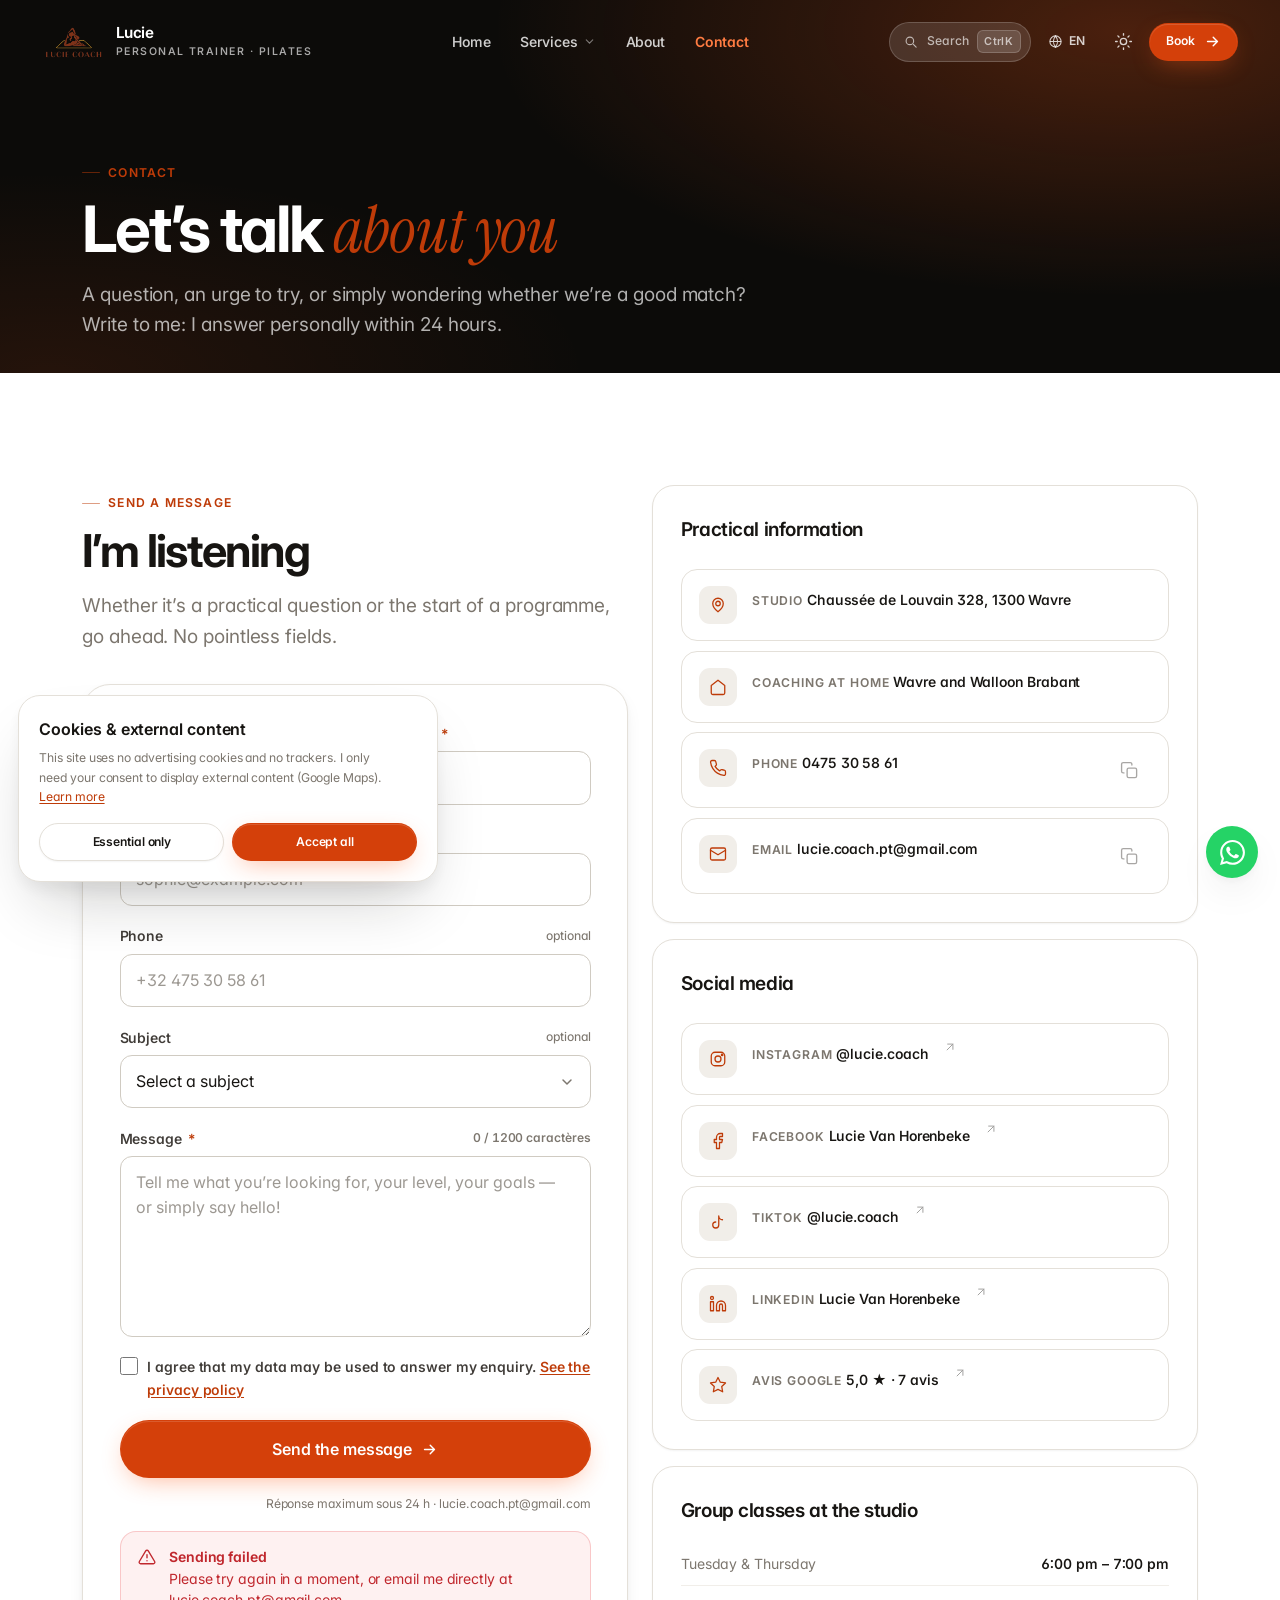
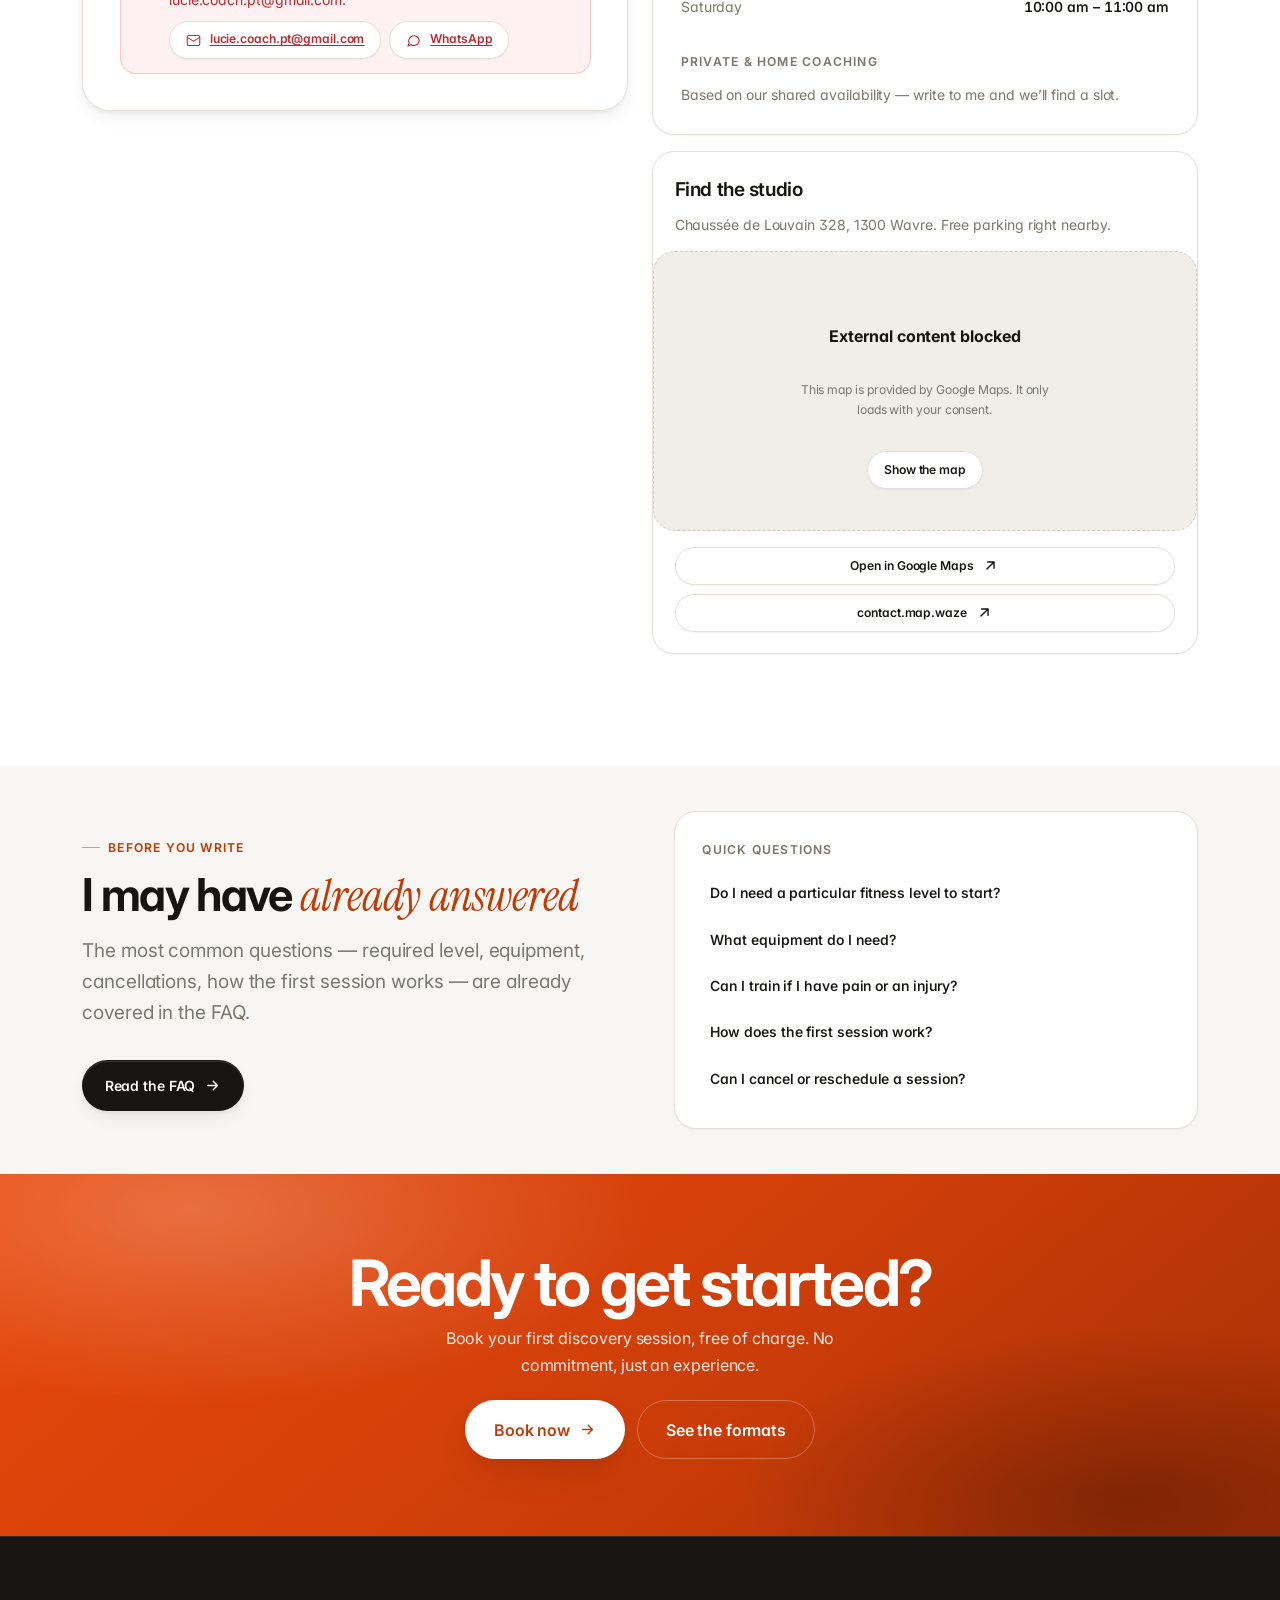
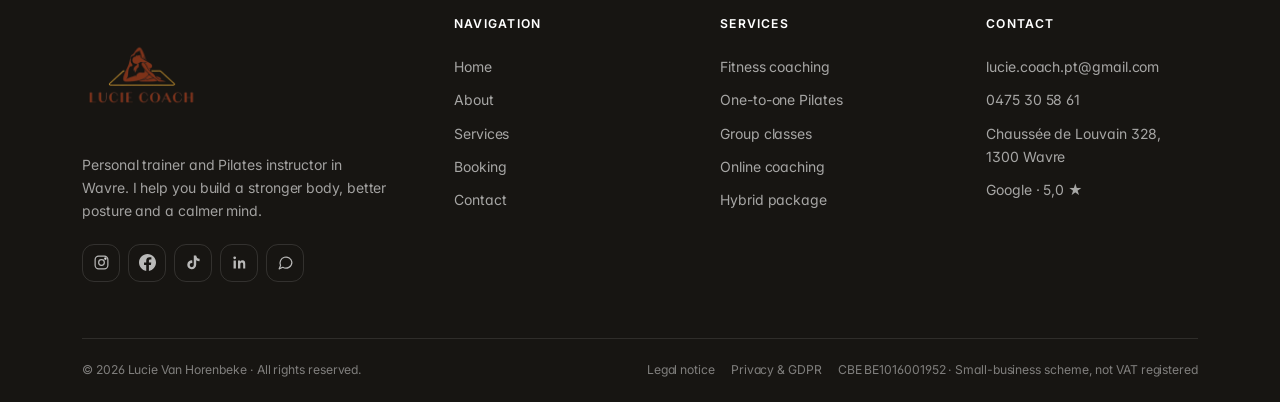
<file: contact.html>
<!DOCTYPE html>
<html lang="fr">
<head>
<meta charset="UTF-8" />
<meta name="viewport" content="width=device-width, initial-scale=1, viewport-fit=cover" />
<title data-i18n="contact.title">Contact — Lucie Van Horenbeke, coach sportif à Wavre</title>
<meta name="description" data-i18n-attr="content:contact.desc" content="Une question sur le coaching ou le pilâtes ? Écrivez-moi, je réponds sous 24 heures. Studio à Wavre, coaching à domicile et en ligne." />
<meta name="theme-color" content="#FFFFFF" />
<link rel="canonical" href="https://www.lucievanhorenbeke.be/contact.html" />
<link rel="alternate" hreflang="fr" href="https://www.lucievanhorenbeke.be/contact.html" />
<link rel="alternate" hreflang="nl" href="https://www.lucievanhorenbeke.be/contact.html?lang=nl" />
<link rel="alternate" hreflang="de" href="https://www.lucievanhorenbeke.be/contact.html?lang=de" />
<link rel="alternate" hreflang="en" href="https://www.lucievanhorenbeke.be/contact.html?lang=en" />
<link rel="alternate" hreflang="es" href="https://www.lucievanhorenbeke.be/contact.html?lang=es" />
<link rel="alternate" hreflang="it" href="https://www.lucievanhorenbeke.be/contact.html?lang=it" />
<link rel="alternate" hreflang="x-default" href="https://www.lucievanhorenbeke.be/contact.html" />

<meta property="og:type" content="website" />
<meta property="og:title" content="Contact — Lucie Van Horenbeke, coach sportif à Wavre" />
<meta property="og:description" content="Une question, une envie d’essayer ? Écrivez-moi, je réponds sous 24 heures." />
<meta property="og:url" content="https://www.lucievanhorenbeke.be/contact.html" />
<meta property="og:image" content="https://www.lucievanhorenbeke.be/img/opt/lucie-gym-1600.jpg" />
<meta name="twitter:card" content="summary_large_image" />

<link rel="icon" href="img/lucie-icon.png" sizes="any" />
<link rel="apple-touch-icon" href="img/lucie-icon.png" />
<link rel="manifest" href="site.webmanifest" />
<link rel="preconnect" href="https://fonts.googleapis.com" />
<link rel="preconnect" href="https://fonts.gstatic.com" crossorigin />
<link href="https://fonts.googleapis.com/css2?family=Inter:wght@400..800&family=Instrument+Serif:ital@1&display=swap" rel="stylesheet" />
<link rel="stylesheet" href="style.css?v=14" />

<script>try{var m=JSON.parse(localStorage.getItem("lvh.theme")||'"system"');if(m!=="system")document.documentElement.setAttribute("data-theme",m);}catch(e){}</script>

<script type="application/ld+json">
{
  "@context": "https://schema.org",
  "@type": "ContactPage",
  "name": "Contact — Lucie Van Horenbeke",
  "url": "https://www.lucievanhorenbeke.be/contact.html",
  "mainEntity": {
    "@type": "LocalBusiness",
    "@id": "https://www.lucievanhorenbeke.be/#business",
    "name": "Lucie Van Horenbeke — Coach sportif & Pilates",
    "telephone": "+32475305861",
    "email": "lucie.coach.pt@gmail.com",
    "address": {
      "@type": "PostalAddress",
      "streetAddress": "Chaussée de Louvain 328",
      "postalCode": "1300",
      "addressLocality": "Wavre",
      "addressCountry": "BE"
    }
  }
}
</script>
</head>

<body data-page="contact">

<a class="skip-link" href="#main" data-i18n="nav.skip">Aller au contenu principal</a>

<!--#HEADER-->
<header class="site-header is-onDark" id="site-header">
  <div class="header-inner">
    <a class="brand" href="index.html" aria-label="Lucie Van Horenbeke — accueil">
      <img src="img/lucie-logo.png" alt="" width="64" height="64" />
      <span class="brand-text">
        <span class="brand-name">Lucie</span>
        <span class="brand-role" data-i18n="nav.brandRole">Coach sportif · Pilates</span>
      </span>
    </a>

    <nav class="nav-primary" aria-label="Navigation principale">
      <ul class="nav-list">
        <li><a class="nav-link" href="index.html" data-i18n="nav.home">Accueil</a></li>
        <li class="nav-item has-mega">
          <button type="button" class="nav-link" aria-expanded="false">
            <span data-i18n="nav.services">Services</span>
            <svg class="caret" viewBox="0 0 24 24" fill="none" stroke="currentColor" stroke-width="2" stroke-linecap="round" aria-hidden="true"><path d="m6 9 6 6 6-6"/></svg>
          </button>
          <div class="mega">
            <div class="mega-grid">
              <a class="mega-link" href="services.html#coaching">
                <span class="mega-ico"><svg viewBox="0 0 24 24" fill="none" stroke="currentColor" stroke-width="1.7" stroke-linecap="round" stroke-linejoin="round" aria-hidden="true"><path d="M3 9l9-7 9 7v11a2 2 0 0 1-2 2H5a2 2 0 0 1-2-2z"/><polyline points="9 22 9 12 15 12 15 22"/></svg></span>
                <span><span class="mega-title">Coaching à domicile</span><span class="mega-desc">Suivi 100 % individuel, programme sur mesure.</span></span>
              </a>
              <a class="mega-link" href="services.html#coaching-salle">
                <span class="mega-ico"><svg viewBox="0 0 24 24" fill="none" stroke="currentColor" stroke-width="1.7" stroke-linecap="round" stroke-linejoin="round" aria-hidden="true"><path d="M6 6v12M18 6v12M2 9v6M22 9v6M6 12h12"/></svg></span>
                <span><span class="mega-title">Coaching en salle</span><span class="mega-desc">Salle Evolve à Wavre, solo ou en groupe.</span></span>
              </a>
              <a class="mega-link" href="services.html#pilates">
                <span class="mega-ico"><svg viewBox="0 0 24 24" fill="none" stroke="currentColor" stroke-width="1.7" stroke-linecap="round" stroke-linejoin="round" aria-hidden="true"><circle cx="12" cy="5" r="2.4"/><path d="M5 20c1.6-4 4-6 7-6s5.4 2 7 6M8 11h8"/></svg></span>
                <span><span class="mega-title" data-i18n="svc.pilates.name">Pilates one-to-one</span><span class="mega-desc" data-i18n="svc.pilates.desc">Séances privées en studio ou chez toi.</span></span>
              </a>
              <a class="mega-link" href="services.html#collectif">
                <span class="mega-ico"><svg viewBox="0 0 24 24" fill="none" stroke="currentColor" stroke-width="1.7" stroke-linecap="round" stroke-linejoin="round" aria-hidden="true"><path d="M16 21v-2a4 4 0 0 0-4-4H6a4 4 0 0 0-4 4v2M9 11a4 4 0 1 0 0-8 4 4 0 0 0 0 8ZM22 21v-2a4 4 0 0 0-3-3.9M16 3.1a4 4 0 0 1 0 7.8"/></svg></span>
                <span><span class="mega-title" data-i18n="svc.collectif.name">Cours collectifs</span><span class="mega-desc" data-i18n="svc.collectif.desc">Mardi &amp; jeudi 18 h, samedi 10 h à Wavre.</span></span>
              </a>
              <a class="mega-link" href="services.html#online">
                <span class="mega-ico"><svg viewBox="0 0 24 24" fill="none" stroke="currentColor" stroke-width="1.7" stroke-linecap="round" stroke-linejoin="round" aria-hidden="true"><rect x="2" y="4" width="20" height="13" rx="2"/><path d="M8 21h8m-4-4v4"/></svg></span>
                <span><span class="mega-title" data-i18n="svc.online.name">Coaching en ligne</span><span class="mega-desc" data-i18n="svc.online.desc">Programme sur mesure et suivi hebdomadaire.</span></span>
              </a>
              <a class="mega-link" href="services.html#mixte">
                <span class="mega-ico"><svg viewBox="0 0 24 24" fill="none" stroke="currentColor" stroke-width="1.7" stroke-linecap="round" stroke-linejoin="round" aria-hidden="true"><path d="M3 12a9 9 0 0 1 15-6.7L21 8M21 3v5h-5M21 12a9 9 0 0 1-15 6.7L3 16M3 21v-5h5"/></svg></span>
                <span><span class="mega-title" data-i18n="svc.mixte.name">Formule mixte</span><span class="mega-desc" data-i18n="svc.mixte.desc">Séances en salle + suivi en ligne.</span></span>
              </a>
            </div>
            <div class="mega-foot">
              <span data-i18n="mm.foot">Première séance découverte offerte, sans engagement.</span>
              <a class="btn btn--secondary btn--sm" href="services.html"><span data-i18n="mm.footCta">Comparer les formules</span></a>
            </div>
          </div>
        </li>
        <li><a class="nav-link" href="about.html" data-i18n="nav.about">À propos</a></li>
        <li><a class="nav-link" href="contact.html" aria-current="page" data-i18n="nav.contact">Contact</a></li>
      </ul>
    </nav>

    <div class="header-actions">
      <button type="button" class="search-trigger" data-cmdk-open>
        <svg viewBox="0 0 24 24" fill="none" stroke="currentColor" stroke-width="1.8" stroke-linecap="round" aria-hidden="true"><path d="m21 21-4.34-4.34M17 11a6 6 0 1 1-12 0 6 6 0 0 1 12 0Z"/></svg>
        <span data-i18n="nav.search">Rechercher</span>
        <kbd><span data-kbd-mod>Ctrl</span>K</kbd>
      </button>

      <button type="button" class="btn btn--icon mobile-only" data-cmdk-open data-i18n-attr="aria-label:nav.searchLabel" aria-label="Rechercher sur le site">
        <svg viewBox="0 0 24 24" fill="none" stroke="currentColor" stroke-width="1.8" stroke-linecap="round" aria-hidden="true"><path d="m21 21-4.34-4.34M17 11a6 6 0 1 1-12 0 6 6 0 0 1 12 0Z"/></svg>
      </button>

      <div class="switcher desktop-only" data-lang-switcher>
        <button type="button" class="lang-trigger" data-lang-trigger aria-expanded="false" aria-haspopup="menu" data-i18n-attr="aria-label:nav.language">
          <svg viewBox="0 0 24 24" fill="none" stroke="currentColor" stroke-width="1.7" aria-hidden="true"><circle cx="12" cy="12" r="9"/><path d="M3 12h18M12 3a15 15 0 0 1 0 18 15 15 0 0 1 0-18Z"/></svg>
          <span data-lang-code>FR</span>
        </button>
        <div class="switcher-menu" role="menu" data-lang-menu></div>
      </div>

      <button type="button" class="btn btn--icon theme-toggle" data-theme-toggle aria-pressed="false" data-i18n-attr="aria-label:nav.theme" aria-label="Changer de thème">
        <svg class="sun" viewBox="0 0 24 24" fill="none" stroke="currentColor" stroke-width="1.7" stroke-linecap="round" aria-hidden="true"><circle cx="12" cy="12" r="4"/><path d="M12 2v2m0 16v2M4.9 4.9l1.4 1.4m11.4 11.4 1.4 1.4M2 12h2m16 0h2M4.9 19.1l1.4-1.4M17.7 6.3l1.4-1.4"/></svg>
        <svg class="moon" viewBox="0 0 24 24" fill="none" stroke="currentColor" stroke-width="1.7" stroke-linecap="round" stroke-linejoin="round" aria-hidden="true"><path d="M21 12.8A9 9 0 1 1 11.2 3a7 7 0 0 0 9.8 9.8Z"/></svg>
      </button>

      <a class="btn btn--primary btn--sm desktop-only" href="booking.html">
        <span data-i18n="nav.book">Réserver</span>
        <svg class="btn-arrow" viewBox="0 0 24 24" fill="none" stroke="currentColor" stroke-width="2" stroke-linecap="round" stroke-linejoin="round" aria-hidden="true"><path d="M5 12h14m-6-6 6 6-6 6"/></svg>
      </a>

      <button type="button" class="burger" id="burger" aria-expanded="false" aria-controls="drawer" data-i18n-attr="aria-label:nav.openMenu" aria-label="Ouvrir le menu">
        <span></span><span></span><span></span>
      </button>
    </div>
  </div>
  <div class="progress-bar" aria-hidden="true"></div>
</header>
<!--#/HEADER-->

<!--#DRAWER-->
<div class="scrim" id="scrim"></div>
<aside class="drawer" id="drawer" aria-hidden="true" aria-label="Menu">
  <div class="drawer-head">
    <span class="brand-name">Lucie</span>
    <button type="button" class="btn btn--icon" data-drawer-close data-i18n-attr="aria-label:nav.closeMenu" aria-label="Fermer le menu">
      <svg viewBox="0 0 24 24" fill="none" stroke="currentColor" stroke-width="1.8" stroke-linecap="round" aria-hidden="true"><path d="M18 6 6 18M6 6l12 12"/></svg>
    </button>
  </div>
  <div class="drawer-body">
    <nav class="drawer-nav" aria-label="Navigation mobile">
      <a href="index.html"><span data-i18n="nav.home">Accueil</span></a>
      <a href="services.html"><span data-i18n="nav.services">Services</span></a>
      <a href="about.html"><span data-i18n="nav.about">À propos</span></a>
      <a href="booking.html"><span data-i18n="nav.booking">Réservation</span></a>
      <a href="contact.html" aria-current="page"><span data-i18n="nav.contact">Contact</span></a>
    </nav>

    <div class="drawer-label" data-i18n="mm.label">Toutes les formules</div>
    <nav class="drawer-nav" aria-label="Services">
      <a href="services.html#coaching"><span data-i18n="svc.coaching.name">Coaching remise en forme</span></a>
      <a href="services.html#pilates"><span data-i18n="svc.pilates.name">Pilates one-to-one</span></a>
      <a href="services.html#collectif"><span data-i18n="svc.collectif.name">Cours collectifs</span></a>
      <a href="services.html#online"><span data-i18n="svc.online.name">Coaching en ligne</span></a>
      <a href="services.html#mixte"><span data-i18n="svc.mixte.name">Formule mixte</span></a>
    </nav>

    <div class="drawer-label" data-i18n="nav.language">Langue</div>
    <div class="switcher" data-lang-switcher style="display:block">
      <button type="button" class="btn btn--secondary btn--block" data-lang-trigger aria-expanded="false" aria-haspopup="menu">
        <svg viewBox="0 0 24 24" fill="none" stroke="currentColor" stroke-width="1.7" aria-hidden="true" style="width:16px;height:16px"><circle cx="12" cy="12" r="9"/><path d="M3 12h18M12 3a15 15 0 0 1 0 18 15 15 0 0 1 0-18Z"/></svg>
        <span data-lang-code>FR</span>
      </button>
      <div class="switcher-menu" role="menu" data-lang-menu style="left:0;right:0"></div>
    </div>
  </div>
  <div class="drawer-foot">
    <a class="btn btn--primary btn--block" href="booking.html"><span data-i18n="nav.bookLong">Réserver une séance</span></a>
    <a class="btn btn--secondary btn--block" href="tel:+32475305861">0475 30 58 61</a>
  </div>
</aside>
<!--#/DRAWER-->

<main id="main">

<!-- ══════════════ PAGE HERO ══════════════ -->
<section class="page-hero">
  <div class="container page-hero-inner">
    <div>
      <p class="eyebrow" data-i18n="contact.hero.eyebrow">Contact</p>
      <h1 class="display-2">
        <span data-i18n="contact.hero.titleA">Parlons de</span>
        <em class="accent" data-i18n="contact.hero.titleB">toi</em>
      </h1>
      <p class="lead" data-i18n="contact.hero.lead">Une question, une envie d’essayer, ou juste savoir si on est un bon match ? Écris-moi : je réponds personnellement sous 24 h.</p>
    </div>
  </div>
</section>

<!-- ══════════════ FORM + INFO ══════════════ -->
<section class="section">
  <div class="container">
    <div class="grid" style="grid-template-columns:repeat(auto-fit,minmax(min(100%,340px),1fr));gap:clamp(1.5rem,1rem+3vw,3rem);align-items:start">

      <!-- ─── FORM ─── -->
      <div data-reveal="left">
        <p class="eyebrow" data-i18n="contact.form.eyebrow">Envoie un message</p>
        <h2 class="display-3" data-i18n="contact.form.title">Je t’écoute</h2>
        <p class="lead mt-4 mb-8" data-i18n="contact.form.lead">Que ce soit pour une question pratique ou pour démarrer un suivi, n’hésite pas.</p>

        <form class="form-card" id="contactForm" data-validate data-autosave="lvh.contact.draft" novalidate>
          <input type="checkbox" name="botcheck" class="hp" tabindex="-1" autocomplete="off" aria-hidden="true" />

          <div class="field-row">
            <div class="field">
              <label class="label" for="first_name"><span data-i18n="form.first">Prénom</span> <span class="req" aria-hidden="true">*</span></label>
              <input class="input" type="text" id="first_name" name="first_name" autocomplete="given-name" required data-rule="required" aria-describedby="err-first" data-i18n-attr="placeholder:form.ph.first" placeholder="Sophie" />
              <p class="error-text" id="err-first"><svg viewBox="0 0 24 24" fill="none" stroke="currentColor" stroke-width="2" stroke-linecap="round" aria-hidden="true"><circle cx="12" cy="12" r="9"/><path d="M12 8v5m0 3h.01"/></svg><span data-i18n="form.err.first">Indique ton prénom.</span></p>
            </div>
            <div class="field">
              <label class="label" for="last_name"><span data-i18n="form.last">Nom</span> <span class="req" aria-hidden="true">*</span></label>
              <input class="input" type="text" id="last_name" name="last_name" autocomplete="family-name" required data-rule="required" aria-describedby="err-last" data-i18n-attr="placeholder:form.ph.last" placeholder="Martin" />
              <p class="error-text" id="err-last"><svg viewBox="0 0 24 24" fill="none" stroke="currentColor" stroke-width="2" stroke-linecap="round" aria-hidden="true"><circle cx="12" cy="12" r="9"/><path d="M12 8v5m0 3h.01"/></svg><span data-i18n="form.err.last">Indique ton nom.</span></p>
            </div>
          </div>

          <div class="field">
            <label class="label" for="email"><span data-i18n="form.email">E-mail</span> <span class="req" aria-hidden="true">*</span></label>
            <input class="input" type="email" id="email" name="email" autocomplete="email" inputmode="email" required data-rule="required|email" aria-describedby="err-email" data-i18n-attr="placeholder:form.ph.email" placeholder="sophie@exemple.be" />
            <p class="error-text" id="err-email"><svg viewBox="0 0 24 24" fill="none" stroke="currentColor" stroke-width="2" stroke-linecap="round" aria-hidden="true"><circle cx="12" cy="12" r="9"/><path d="M12 8v5m0 3h.01"/></svg><span data-i18n="form.err.email">Cette adresse e-mail semble incorrecte.</span></p>
          </div>

          <div class="field">
            <label class="label" for="phone"><span data-i18n="form.phone">Téléphone</span> <span class="opt" data-i18n="form.optional">optionnel</span></label>
            <input class="input" type="tel" id="phone" name="phone" autocomplete="tel" inputmode="tel" data-rule="phone" aria-describedby="err-phone" data-i18n-attr="placeholder:form.ph.phone" placeholder="0475 30 58 61" />
            <p class="error-text" id="err-phone"><svg viewBox="0 0 24 24" fill="none" stroke="currentColor" stroke-width="2" stroke-linecap="round" aria-hidden="true"><circle cx="12" cy="12" r="9"/><path d="M12 8v5m0 3h.01"/></svg><span data-i18n="form.err.phone">Ce numéro de téléphone semble incorrect.</span></p>
          </div>

          <div class="field">
            <label class="label" for="subject_choice"><span data-i18n="form.subject">Sujet</span> <span class="opt" data-i18n="form.optional">optionnel</span></label>
            <select class="select" id="subject_choice" name="subject_choice">
              <option value="" data-i18n="form.subject.default">Sélectionne un sujet</option>
              <option data-i18n="form.subject.1">Coaching remise en forme</option>
              <option data-i18n="form.subject.2">Pilates one-to-one</option>
              <option data-i18n="form.subject.3">Cours collectifs (mar/jeu/sam)</option>
              <option data-i18n="form.subject.4">Small group training</option>
              <option data-i18n="form.subject.5">Programme en ligne</option>
              <option data-i18n="form.subject.6">Question sur les tarifs</option>
              <option data-i18n="form.subject.7">Partenariat / collaboration</option>
              <option data-i18n="form.subject.8">Autre</option>
            </select>
          </div>

          <div class="field">
            <label class="label" for="message">
              <span data-i18n="form.message">Message</span> <span class="req" aria-hidden="true">*</span>
              <span class="char-count" data-count-for="message">0 / 1200</span>
            </label>
            <textarea class="textarea" id="message" name="message" rows="6" maxlength="1200" required data-rule="required|min:10" aria-describedby="err-message" data-i18n-attr="placeholder:form.ph.message" placeholder="Dis-moi ce que tu recherches, ton niveau, tes objectifs — ou simplement bonjour !"></textarea>
            <p class="error-text" id="err-message"><svg viewBox="0 0 24 24" fill="none" stroke="currentColor" stroke-width="2" stroke-linecap="round" aria-hidden="true"><circle cx="12" cy="12" r="9"/><path d="M12 8v5m0 3h.01"/></svg><span data-i18n="form.err.message">Ton message doit contenir au moins 10 caractères.</span></p>
          </div>

          <div class="field">
            <label class="label" style="align-items:flex-start;gap:.6rem;cursor:pointer">
              <input type="checkbox" id="consent-optin" name="consent" value="oui" required data-rule="checked" style="width:18px;height:18px;margin-top:2px;accent-color:var(--brand-solid);flex:none" />
              <span>
                <span data-i18n="form.consent">J’accepte que mes données soient utilisées pour répondre à ma demande.</span>
                <a href="mentions-legales.html#rgpd" style="color:var(--brand-ink);text-decoration:underline;text-underline-offset:2px" data-i18n="form.consentMore">Voir la politique de confidentialité</a>
              </span>
            </label>
            <p class="error-text"><svg viewBox="0 0 24 24" fill="none" stroke="currentColor" stroke-width="2" stroke-linecap="round" aria-hidden="true"><circle cx="12" cy="12" r="9"/><path d="M12 8v5m0 3h.01"/></svg><span data-i18n="form.err.consent">Merci d’accepter le traitement de tes données.</span></p>
          </div>

          <button class="btn btn--primary btn--block btn--lg" type="submit">
            <span data-i18n="form.submit">Envoyer le message</span>
            <svg class="btn-arrow" viewBox="0 0 24 24" fill="none" stroke="currentColor" stroke-width="2" stroke-linecap="round" stroke-linejoin="round" aria-hidden="true"><path d="M5 12h14m-6-6 6 6-6 6"/></svg>
          </button>

          <div class="row mt-4" style="justify-content:space-between">
            <span class="autosave" data-autosave-indicator>
              <svg viewBox="0 0 24 24" fill="none" stroke="currentColor" stroke-width="2" stroke-linecap="round" stroke-linejoin="round" aria-hidden="true"><path d="m20 6-11 11-5-5"/></svg>
              <span data-i18n="form.autosave">Brouillon enregistré</span>
            </span>
            <span class="hint">Réponse maximum sous 24 h · lucie.coach.pt@gmail.com</span>
          </div>

          <div class="alert alert--red mt-4" id="formError" role="alert" hidden>
            <svg viewBox="0 0 24 24" fill="none" stroke="currentColor" stroke-width="1.8" stroke-linecap="round" stroke-linejoin="round" aria-hidden="true"><path d="M10.3 3.9 1.8 18a2 2 0 0 0 1.7 3h17a2 2 0 0 0 1.7-3L13.7 3.9a2 2 0 0 0-3.4 0Z"/><path d="M12 9v4M12 17h.01"/></svg>
            <span>
              <strong data-i18n="form.error.t">L’envoi a échoué</strong><br />
              <span data-i18n="form.error.d">Réessaie dans un instant, ou contacte-moi directement :</span>
              <span style="display:flex;gap:.5rem;flex-wrap:wrap;margin-top:.6rem">
                <a class="btn btn--secondary btn--sm" href="mailto:lucie.coach.pt@gmail.com">
                  <svg viewBox="0 0 24 24" fill="none" stroke="currentColor" stroke-width="1.7" stroke-linecap="round" stroke-linejoin="round" aria-hidden="true" style="width:15px;height:15px"><path d="M4 4h16a2 2 0 0 1 2 2v12a2 2 0 0 1-2 2H4a2 2 0 0 1-2-2V6a2 2 0 0 1 2-2Z"/><path d="m22 7-10 6L2 7"/></svg>
                  lucie.coach.pt@gmail.com
                </a>
                <a class="btn btn--secondary btn--sm" href="https://wa.me/32475305861" target="_blank" rel="noopener">
                  <svg viewBox="0 0 24 24" fill="none" stroke="currentColor" stroke-width="1.7" stroke-linecap="round" stroke-linejoin="round" aria-hidden="true" style="width:15px;height:15px"><path d="M21 11.5a8.4 8.4 0 0 1-12.8 7.2L3 21l2-4.9A8.4 8.4 0 1 1 21 11.5Z"/></svg>
                  WhatsApp
                </a>
              </span>
            </span>
          </div>
        </form>

        <!-- Success state -->
        <div class="form-card text-center" id="formSuccess" tabindex="-1" role="status" hidden>
          <span class="card-icon" style="margin-inline:auto;background:var(--green-bg);color:var(--green-ink)">
            <svg viewBox="0 0 24 24" fill="none" stroke="currentColor" stroke-width="2.4" stroke-linecap="round" stroke-linejoin="round" aria-hidden="true"><path d="m20 6-11 11-5-5"/></svg>
          </span>
          <h2 class="h3" data-i18n="form.success.t">Message envoyé, merci !</h2>
          <p class="card-text mt-2" data-i18n="form.success.d">Je te réponds dans les 24 heures. Tu peux aussi me joindre directement au 0475 30 58 61.</p>
          <div class="row mt-6" style="justify-content:center">
            <a class="btn btn--primary" href="booking.html"><span data-i18n="nav.bookLong">Réserver une séance</span></a>
            <button type="button" class="btn btn--secondary" data-form-reset><span data-i18n="form.success.again">Écrire un autre message</span></button>
          </div>
        </div>
      </div>

      <!-- ─── INFO ─── -->
      <div class="stack" data-reveal="right" style="gap:1rem">
        <div class="card">
          <h2 class="card-title mb-6" data-i18n="contact.info.t">Informations pratiques</h2>
          <div class="stack" style="gap:.6rem">
            <a class="info-tile" href="https://maps.google.com/?q=Chauss%C3%A9e+de+Louvain+328,+1300+Wavre" target="_blank" rel="noopener">
              <span class="ico"><svg viewBox="0 0 24 24" fill="none" stroke="currentColor" stroke-width="1.7" stroke-linecap="round" stroke-linejoin="round" aria-hidden="true"><path d="M12 21s7-5.4 7-11a7 7 0 1 0-14 0c0 5.6 7 11 7 11Z"/><circle cx="12" cy="10" r="3"/></svg></span>
              <span>
                <span class="k" data-i18n="contact.info.studio">Studio</span>
                <span class="v">Chaussée de Louvain 328, 1300 Wavre</span>
              </span>
            </a>

            <div class="info-tile">
              <span class="ico"><svg viewBox="0 0 24 24" fill="none" stroke="currentColor" stroke-width="1.7" stroke-linecap="round" stroke-linejoin="round" aria-hidden="true"><path d="m3 10 9-7 9 7v10a2 2 0 0 1-2 2H5a2 2 0 0 1-2-2z"/></svg></span>
              <span>
                <span class="k" data-i18n="contact.info.home">Coaching à domicile</span>
                <span class="v" data-i18n="contact.info.homeV">Wavre et Brabant wallon</span>
              </span>
            </div>

            <a class="info-tile" href="tel:+32475305861">
              <span class="ico"><svg viewBox="0 0 24 24" fill="none" stroke="currentColor" stroke-width="1.7" stroke-linecap="round" stroke-linejoin="round" aria-hidden="true"><path d="M22 16.9v3a2 2 0 0 1-2.2 2 19.8 19.8 0 0 1-8.6-3.1 19.5 19.5 0 0 1-6-6A19.8 19.8 0 0 1 2.1 4.2 2 2 0 0 1 4.1 2h3a2 2 0 0 1 2 1.7c.1 1 .4 1.9.7 2.8a2 2 0 0 1-.5 2.1L8.1 9.9a16 16 0 0 0 6 6l1.3-1.2a2 2 0 0 1 2.1-.5c.9.3 1.8.6 2.8.7a2 2 0 0 1 1.7 2Z"/></svg></span>
              <span>
                <span class="k" data-i18n="contact.info.phone">Téléphone</span>
                <span class="v">0475 30 58 61</span>
              </span>
              <button type="button" class="btn btn--icon copy" data-copy="+32475305861" data-i18n-attr="aria-label:contact.info.copy" aria-label="Copier" onclick="event.preventDefault();event.stopPropagation();">
                <svg viewBox="0 0 24 24" fill="none" stroke="currentColor" stroke-width="1.7" stroke-linecap="round" stroke-linejoin="round" aria-hidden="true"><rect x="9" y="9" width="12" height="12" rx="2"/><path d="M5 15H4a2 2 0 0 1-2-2V4a2 2 0 0 1 2-2h9a2 2 0 0 1 2 2v1"/></svg>
              </button>
            </a>

            <a class="info-tile" href="mailto:lucie.coach.pt@gmail.com">
              <span class="ico"><svg viewBox="0 0 24 24" fill="none" stroke="currentColor" stroke-width="1.7" stroke-linecap="round" stroke-linejoin="round" aria-hidden="true"><path d="M4 4h16a2 2 0 0 1 2 2v12a2 2 0 0 1-2 2H4a2 2 0 0 1-2-2V6a2 2 0 0 1 2-2Z"/><path d="m22 7-10 6L2 7"/></svg></span>
              <span>
                <span class="k" data-i18n="contact.info.email">E-mail</span>
                <span class="v">lucie.coach.pt@gmail.com</span>
              </span>
              <button type="button" class="btn btn--icon copy" data-copy="lucie.coach.pt@gmail.com" data-i18n-attr="aria-label:contact.info.copy" aria-label="Copier" onclick="event.preventDefault();event.stopPropagation();">
                <svg viewBox="0 0 24 24" fill="none" stroke="currentColor" stroke-width="1.7" stroke-linecap="round" stroke-linejoin="round" aria-hidden="true"><rect x="9" y="9" width="12" height="12" rx="2"/><path d="M5 15H4a2 2 0 0 1-2-2V4a2 2 0 0 1 2-2h9a2 2 0 0 1 2 2v1"/></svg>
              </button>
            </a>
          </div>
        </div>

        <div class="card">
          <h2 class="card-title mb-6" data-i18n="contact.social.t">Réseaux sociaux</h2>
          <div class="stack" style="gap:.6rem">

            <!-- Instagram -->
            <a class="info-tile" href="https://www.instagram.com/lucie.coach" target="_blank" rel="noopener">
              <span class="ico"><svg viewBox="0 0 24 24" fill="none" stroke="currentColor" stroke-width="1.7" stroke-linecap="round" stroke-linejoin="round" aria-hidden="true"><rect x="3" y="3" width="18" height="18" rx="5"/><circle cx="12" cy="12" r="4"/><circle cx="17.5" cy="6.5" r="1" fill="currentColor"/></svg></span>
              <span>
                <span class="k">Instagram</span>
                <span class="v">@lucie.coach</span>
              </span>
              <svg viewBox="0 0 24 24" fill="none" stroke="currentColor" stroke-width="1.7" stroke-linecap="round" stroke-linejoin="round" aria-hidden="true" style="width:14px;height:14px;opacity:.4;flex:none"><path d="M7 17 17 7M8 7h9v9"/></svg>
            </a>

            <!-- Facebook -->
            <a class="info-tile" href="https://www.facebook.com/share/19B4R4rfxy/" target="_blank" rel="noopener">
              <span class="ico"><svg viewBox="0 0 24 24" fill="none" stroke="currentColor" stroke-width="1.7" stroke-linecap="round" stroke-linejoin="round" aria-hidden="true"><path d="M18 2h-3a5 5 0 0 0-5 5v3H7v4h3v8h4v-8h3l1-4h-4V7a1 1 0 0 1 1-1h3Z"/></svg></span>
              <span>
                <span class="k">Facebook</span>
                <span class="v">Lucie Van Horenbeke</span>
              </span>
              <svg viewBox="0 0 24 24" fill="none" stroke="currentColor" stroke-width="1.7" stroke-linecap="round" stroke-linejoin="round" aria-hidden="true" style="width:14px;height:14px;opacity:.4;flex:none"><path d="M7 17 17 7M8 7h9v9"/></svg>
            </a>

            <!-- TikTok -->
            <a class="info-tile" href="https://www.tiktok.com/@lucie.coach" target="_blank" rel="noopener">
              <span class="ico"><svg viewBox="0 0 24 24" fill="none" stroke="currentColor" stroke-width="1.7" stroke-linecap="round" stroke-linejoin="round" aria-hidden="true"><path d="M9 12a4 4 0 1 0 4 4V4a5 5 0 0 0 5 5"/></svg></span>
              <span>
                <span class="k">TikTok</span>
                <span class="v">@lucie.coach</span>
              </span>
              <svg viewBox="0 0 24 24" fill="none" stroke="currentColor" stroke-width="1.7" stroke-linecap="round" stroke-linejoin="round" aria-hidden="true" style="width:14px;height:14px;opacity:.4;flex:none"><path d="M7 17 17 7M8 7h9v9"/></svg>
            </a>

            <!-- LinkedIn -->
            <a class="info-tile" href="https://www.linkedin.com/in/lucie-vanhorenbeke" target="_blank" rel="noopener">
              <span class="ico"><svg viewBox="0 0 24 24" fill="none" stroke="currentColor" stroke-width="1.7" stroke-linecap="round" stroke-linejoin="round" aria-hidden="true"><path d="M16 8a6 6 0 0 1 6 6v7h-4v-7a2 2 0 0 0-2-2 2 2 0 0 0-2 2v7h-4v-7a6 6 0 0 1 6-6Z"/><rect x="2" y="9" width="4" height="12"/><circle cx="4" cy="4" r="2"/></svg></span>
              <span>
                <span class="k">LinkedIn</span>
                <span class="v">Lucie Van Horenbeke</span>
              </span>
              <svg viewBox="0 0 24 24" fill="none" stroke="currentColor" stroke-width="1.7" stroke-linecap="round" stroke-linejoin="round" aria-hidden="true" style="width:14px;height:14px;opacity:.4;flex:none"><path d="M7 17 17 7M8 7h9v9"/></svg>
            </a>

            <!-- Google Avis -->
            <a class="info-tile" href="https://share.google/Q34PTdS56j8m9Qonz" target="_blank" rel="noopener">
              <span class="ico"><svg viewBox="0 0 24 24" fill="none" stroke="currentColor" stroke-width="1.7" stroke-linecap="round" stroke-linejoin="round" aria-hidden="true"><polygon points="12 2 15.1 8.3 22 9.3 17 14.1 18.2 21 12 17.8 5.8 21 7 14.1 2 9.3 8.9 8.3 12 2"/></svg></span>
              <span>
                <span class="k">Avis Google</span>
                <span class="v" id="google-reviews-val">5,0 ★ · <span id="google-review-count">7</span> avis</span>
              </span>
              <svg viewBox="0 0 24 24" fill="none" stroke="currentColor" stroke-width="1.7" stroke-linecap="round" stroke-linejoin="round" aria-hidden="true" style="width:14px;height:14px;opacity:.4;flex:none"><path d="M7 17 17 7M8 7h9v9"/></svg>
            </a>

          </div>
        </div>

        <div class="card">
          <h2 class="card-title" data-i18n="contact.hours.t">Cours collectifs au studio</h2>
          <div class="hours mt-4">
            <div class="hours-row"><span class="d" data-i18n="contact.hours.d1">Mardi &amp; jeudi</span><span class="t" data-i18n="contact.hours.t1">18 h 00 – 19 h 00</span></div>
            <div class="hours-row"><span class="d" data-i18n="contact.hours.d2">Samedi</span><span class="t" data-i18n="contact.hours.t2">10 h 00 – 11 h 00</span></div>
          </div>
          <p class="drawer-label mt-6" data-i18n="contact.hours.private">Coaching privé &amp; à domicile</p>
          <p class="card-text" data-i18n="contact.hours.privateD">Selon nos disponibilités communes — écris-moi pour convenir d'un créneau.</p>
        </div>

        <div class="card card--flush">
          <div style="padding:1.35rem 1.35rem .9rem">
            <h2 class="card-title" data-i18n="contact.map.t">Trouver le studio</h2>
            <p class="card-text mt-2" data-i18n="contact.map.d">Chaussée de Louvain 328, 1300 Wavre. Parking gratuit à proximité immédiate.</p>
          </div>
          <div data-embed-gate
               data-embed-src="https://www.google.com/maps/embed?pb=!1m18!1m12!1m3!1d2530.1!2d4.6!3d50.72!2m3!1f0!2f0!3f0!3m2!1i1024!2i768!4f13.1!3m3!1m2!1s0x47c17f3a5b4e4e4e%3A0x0!2sChauss%C3%A9e+de+Louvain+328%2C+1300+Wavre!5e0!3m2!1sfr!2sbe!4v1"
               data-embed-title="Carte du studio, Chaussée de Louvain 328, 1300 Wavre"
               style="min-height:280px"></div>
          <div style="padding:1rem 1.35rem 1.35rem;display:flex;flex-direction:column;gap:.55rem">
            <a class="btn btn--secondary btn--sm btn--block" href="https://maps.google.com/?q=Chauss%C3%A9e+de+Louvain+328,+1300+Wavre" target="_blank" rel="noopener">
              <span data-i18n="contact.map.cta">Ouvrir dans Google Maps</span>
              <svg viewBox="0 0 24 24" fill="none" stroke="currentColor" stroke-width="2" stroke-linecap="round" stroke-linejoin="round" aria-hidden="true"><path d="M7 17 17 7M8 7h9v9"/></svg>
            </a>
            <a class="btn btn--secondary btn--sm btn--block" href="https://waze.com/ul?q=Chauss%C3%A9e+de+Louvain+328+1300+Wavre&navigate=yes" target="_blank" rel="noopener">
              <span data-i18n="contact.map.waze">Ouvrir dans Waze</span>
              <svg viewBox="0 0 24 24" fill="none" stroke="currentColor" stroke-width="2" stroke-linecap="round" stroke-linejoin="round" aria-hidden="true"><path d="M7 17 17 7M8 7h9v9"/></svg>
            </a>
          </div>
        </div>
      </div>

    </div>
  </div>
</section>

<!-- ══════════════ FAQ TEASER ══════════════ -->
<section class="section section--subtle section--compact" aria-labelledby="cfaq-h">
  <div class="container split">
    <div data-reveal>
      <p class="eyebrow" data-i18n="contact.faq.eyebrow">Avant de m’écrire</p>
      <h2 class="display-3" id="cfaq-h">
        <span data-i18n="contact.faq.titleA">J’ai peut-être</span>
        <em class="accent" data-i18n="contact.faq.titleB">déjà répondu</em>
      </h2>
      <p class="lead mt-4" data-i18n="contact.faq.lead">Les questions les plus fréquentes — niveau requis, matériel, annulations, déroulé de la première séance — sont déjà détaillées dans la FAQ.</p>
      <a class="btn btn--dark mt-8" href="services.html#faq">
        <span data-i18n="contact.faq.cta">Consulter la FAQ</span>
        <svg class="btn-arrow" viewBox="0 0 24 24" fill="none" stroke="currentColor" stroke-width="2" stroke-linecap="round" stroke-linejoin="round" aria-hidden="true"><path d="M5 12h14m-6-6 6 6-6 6"/></svg>
      </a>
    </div>

    <div class="card" data-reveal>
      <p class="drawer-label" data-i18n="contact.faq.quick">Questions rapides</p>
      <div class="stack" style="gap:.15rem">
        <a class="info-tile" href="services.html#faq-1" style="border:0;background:none;padding:.65rem .5rem"><span class="v" data-i18n="faq.q1">Dois-je avoir un niveau particulier pour commencer ?</span></a>
        <a class="info-tile" href="services.html#faq-2" style="border:0;background:none;padding:.65rem .5rem"><span class="v" data-i18n="faq.q2">De quel équipement ai-je besoin ?</span></a>
        <a class="info-tile" href="services.html#faq-3" style="border:0;background:none;padding:.65rem .5rem"><span class="v" data-i18n="faq.q3">Puis-je faire du sport si j’ai des douleurs ou une blessure ?</span></a>
        <a class="info-tile" href="services.html#faq-4" style="border:0;background:none;padding:.65rem .5rem"><span class="v" data-i18n="faq.q4">Comment se déroule la première séance ?</span></a>
        <a class="info-tile" href="services.html#faq-6" style="border:0;background:none;padding:.65rem .5rem"><span class="v" data-i18n="faq.q6">Peut-on annuler ou reporter une séance ?</span></a>
      </div>
    </div>
  </div>
</section>

<!-- ══════════════ CTA ══════════════ -->
<section class="cta-band">
  <div class="container">
    <h2 class="display-2" data-reveal>
      <span data-i18n="contact.cta.titleA">Prête à</span>
      <span data-i18n="contact.cta.titleB">te lancer ?</span>
    </h2>
    <p data-reveal data-i18n="contact.cta.text">Réserve ta première séance découverte, offerte. Aucun engagement, juste une expérience.</p>
    <div class="row" data-reveal>
      <a class="btn btn--onBrand btn--lg" href="booking.html">
        <span data-i18n="contact.cta.primary">Réserver maintenant</span>
        <svg class="btn-arrow" viewBox="0 0 24 24" fill="none" stroke="currentColor" stroke-width="2" stroke-linecap="round" stroke-linejoin="round" aria-hidden="true"><path d="M5 12h14m-6-6 6 6-6 6"/></svg>
      </a>
      <a class="btn btn--onDark btn--lg" href="services.html"><span data-i18n="contact.cta.secondary">Voir les formules</span></a>
    </div>
  </div>
</section>

</main>

<!--#FOOTER-->
<footer class="site-footer">
  <div class="container">
    <div class="footer-grid">
      <div class="footer-brand">
        <img src="img/lucie-logo.png" alt="Lucie Van Horenbeke" width="120" height="120" loading="lazy" />
        <p data-i18n="footer.tagline">Coach sportif et instructrice pilâtes à Wavre. Je t’accompagne vers un corps plus fort, une posture alignée et un mental apaisé.</p>
        <h3 class="sr-only" id="f-social" data-i18n="footer.followTitle">Suivre</h3>
        <div class="social-row" role="list" aria-labelledby="f-social">
          <a class="social-btn" href="https://www.instagram.com/lucie.coach" target="_blank" rel="noopener" aria-label="Instagram"><svg viewBox="0 0 24 24" fill="none" stroke="currentColor" stroke-width="1.7" aria-hidden="true"><rect x="3" y="3" width="18" height="18" rx="5"/><circle cx="12" cy="12" r="4"/><circle cx="17.5" cy="6.5" r="1" fill="currentColor"/></svg></a>
          <a class="social-btn" href="https://www.facebook.com/share/19B4R4rfxy/" target="_blank" rel="noopener" aria-label="Facebook"><svg viewBox="0 0 24 24" fill="currentColor" aria-hidden="true"><path d="M24 12.1C24 5.4 18.6 0 12 0S0 5.4 0 12.1c0 6 4.4 11 10.2 11.9v-8.4H7.1v-3.5h3.1V9.4c0-3 1.8-4.7 4.6-4.7 1.3 0 2.7.2 2.7.2v3h-1.5c-1.5 0-2 .9-2 1.9v2.2h3.3l-.5 3.5h-2.8V24C19.6 23.1 24 18.1 24 12.1Z"/></svg></a>
          <a class="social-btn" href="https://www.tiktok.com/@lucie.coach" target="_blank" rel="noopener" aria-label="TikTok"><svg viewBox="0 0 24 24" fill="currentColor" aria-hidden="true"><path d="M19.6 6.7a4.8 4.8 0 0 1-3.8-4.3V2h-3.4v13.7a2.9 2.9 0 1 1-2.9-2.9c.3 0 .5 0 .8.1V9a6.3 6.3 0 1 0 5.5 6.3V8.7a8.2 8.2 0 0 0 4.8 1.5V6.8a4.9 4.9 0 0 1-1-.1Z"/></svg></a>
          <a class="social-btn" href="https://www.linkedin.com/in/lucie-vanhorenbeke" target="_blank" rel="noopener" aria-label="LinkedIn"><svg viewBox="0 0 24 24" fill="currentColor" aria-hidden="true"><path d="M6.9 20.5H3.6V9h3.3v11.5ZM5.2 7.4a1.9 1.9 0 1 1 0-3.9 1.9 1.9 0 0 1 0 3.9Zm15.3 13.1h-3.3v-5.6c0-1.3 0-3-1.9-3s-2.1 1.4-2.1 2.9v5.7H9.9V9h3.1v1.6h.1a3.5 3.5 0 0 1 3.1-1.7c3.3 0 3.9 2.2 3.9 5v6.6Z"/></svg></a>
          <a class="social-btn" href="https://wa.me/32475305861" target="_blank" rel="noopener" aria-label="WhatsApp"><svg viewBox="0 0 24 24" fill="none" stroke="currentColor" stroke-width="1.7" stroke-linecap="round" stroke-linejoin="round" aria-hidden="true"><path d="M21 11.5a8.4 8.4 0 0 1-12.8 7.2L3 21l2-4.9A8.4 8.4 0 1 1 21 11.5Z"/></svg></a>
        </div>
      </div>

      <nav class="footer-col" aria-labelledby="f-nav">
        <h3 id="f-nav" data-i18n="footer.nav">Navigation</h3>
        <ul>
          <li><a href="index.html" data-i18n="nav.home">Accueil</a></li>
          <li><a href="about.html" data-i18n="nav.about">À propos</a></li>
          <li><a href="services.html" data-i18n="nav.services">Services</a></li>
          <li><a href="booking.html" data-i18n="nav.booking">Réservation</a></li>
          <li><a href="contact.html" data-i18n="nav.contact">Contact</a></li>
        </ul>
      </nav>

      <nav class="footer-col" aria-labelledby="f-svc">
        <h3 id="f-svc" data-i18n="footer.services">Services</h3>
        <ul>
          <li><a href="services.html#coaching" data-i18n="svc.coaching.name">Coaching remise en forme</a></li>
          <li><a href="services.html#pilates" data-i18n="svc.pilates.name">Pilates one-to-one</a></li>
          <li><a href="services.html#collectif" data-i18n="svc.collectif.name">Cours collectifs</a></li>
          <li><a href="services.html#online" data-i18n="svc.online.name">Coaching en ligne</a></li>
          <li><a href="services.html#mixte" data-i18n="svc.mixte.name">Formule mixte</a></li>
        </ul>
      </nav>

      <div class="footer-col">
        <h3 data-i18n="footer.contact">Contact</h3>
        <ul>
          <li><a href="mailto:lucie.coach.pt@gmail.com">lucie.coach.pt@gmail.com</a></li>
          <li><a href="tel:+32475305861">0475 30 58 61</a></li>
          <li><a href="https://maps.google.com/?q=Chauss%C3%A9e+de+Louvain+328,+1300+Wavre" target="_blank" rel="noopener" data-i18n="footer.studio">Chaussée de Louvain 328, 1300 Wavre</a></li>
          <li><a href="https://share.google/Q34PTdS56j8m9Qonz" target="_blank" rel="noopener">Google · 5,0 ★</a></li>
        </ul>
      </div>
    </div>

    <div class="footer-bottom">
      <span>© <span id="year">2026</span> Lucie Van Horenbeke · <span data-i18n="footer.rights">Tous droits réservés.</span></span>
      <span class="footer-legal">
        <a href="mentions-legales.html" data-i18n="nav.legal">Mentions légales</a>
        <a href="mentions-legales.html#rgpd" data-i18n="footer.privacy">Confidentialité &amp; RGPD</a>
        <span data-i18n="footer.company">BCE BE1016001952 · Franchise de base, non assujettie à la TVA</span>
      </span>
    </div>
  </div>
</footer>
<!--#/FOOTER-->

<!--#FLOATING-->
<div class="fab-stack">
  <a class="fab fab--wa" href="https://wa.me/32475305861" target="_blank" rel="noopener" data-i18n-attr="aria-label:common.whatsapp" aria-label="Écrire sur WhatsApp">
    <svg viewBox="0 0 24 24" fill="currentColor" aria-hidden="true"><path d="M17.47 14.38c-.3-.15-1.76-.87-2.03-.97-.27-.1-.47-.15-.67.15-.2.3-.77.97-.94 1.16-.17.2-.35.22-.64.08-.3-.15-1.26-.47-2.4-1.48-.88-.79-1.48-1.76-1.65-2.06-.17-.3-.02-.46.13-.6.13-.14.3-.35.44-.53.15-.17.2-.3.3-.5.1-.19.05-.37-.02-.51-.08-.15-.67-1.62-.92-2.21-.24-.58-.49-.5-.67-.51h-.57c-.2 0-.52.07-.79.37-.27.3-1.04 1.02-1.04 2.48s1.07 2.87 1.21 3.07c.15.2 2.1 3.2 5.08 4.49.71.3 1.26.49 1.69.62.71.23 1.36.2 1.87.12.57-.09 1.76-.72 2-1.42.25-.69.25-1.28.18-1.41-.08-.12-.28-.2-.57-.34M12.05 21.79h-.01a9.87 9.87 0 0 1-5.03-1.38l-.36-.21-3.74.98 1-3.65-.24-.37a9.86 9.86 0 0 1-1.51-5.26c0-5.45 4.44-9.89 9.89-9.89 2.64 0 5.12 1.03 6.99 2.9a9.83 9.83 0 0 1 2.89 6.99c0 5.45-4.43 9.89-9.88 9.89m8.41-18.3A11.82 11.82 0 0 0 12.05 0C5.5 0 .16 5.34.16 11.89c0 2.1.55 4.14 1.59 5.95L.06 24l6.3-1.65a11.88 11.88 0 0 0 5.69 1.45h.01c6.55 0 11.89-5.34 11.89-11.89 0-3.18-1.24-6.17-3.48-8.42Z"/></svg>
  </a>
  <button type="button" class="fab fab--top" id="backTop" data-i18n-attr="aria-label:common.backTop" aria-label="Revenir en haut">
    <svg viewBox="0 0 24 24" fill="none" stroke="currentColor" stroke-width="2" stroke-linecap="round" stroke-linejoin="round" aria-hidden="true"><path d="M12 19V5m-7 7 7-7 7 7"/></svg>
  </button>
</div>

<script>document.getElementById("year").textContent = new Date().getFullYear();</script>
<!--#/FLOATING-->

<script src="i18n.js?v=12" defer></script>
<script src="main.js?v=13" defer></script>
<script src="ui.js" defer></script>
<script src="forms.js?v=12" defer></script>
</body>
</html>
</file>
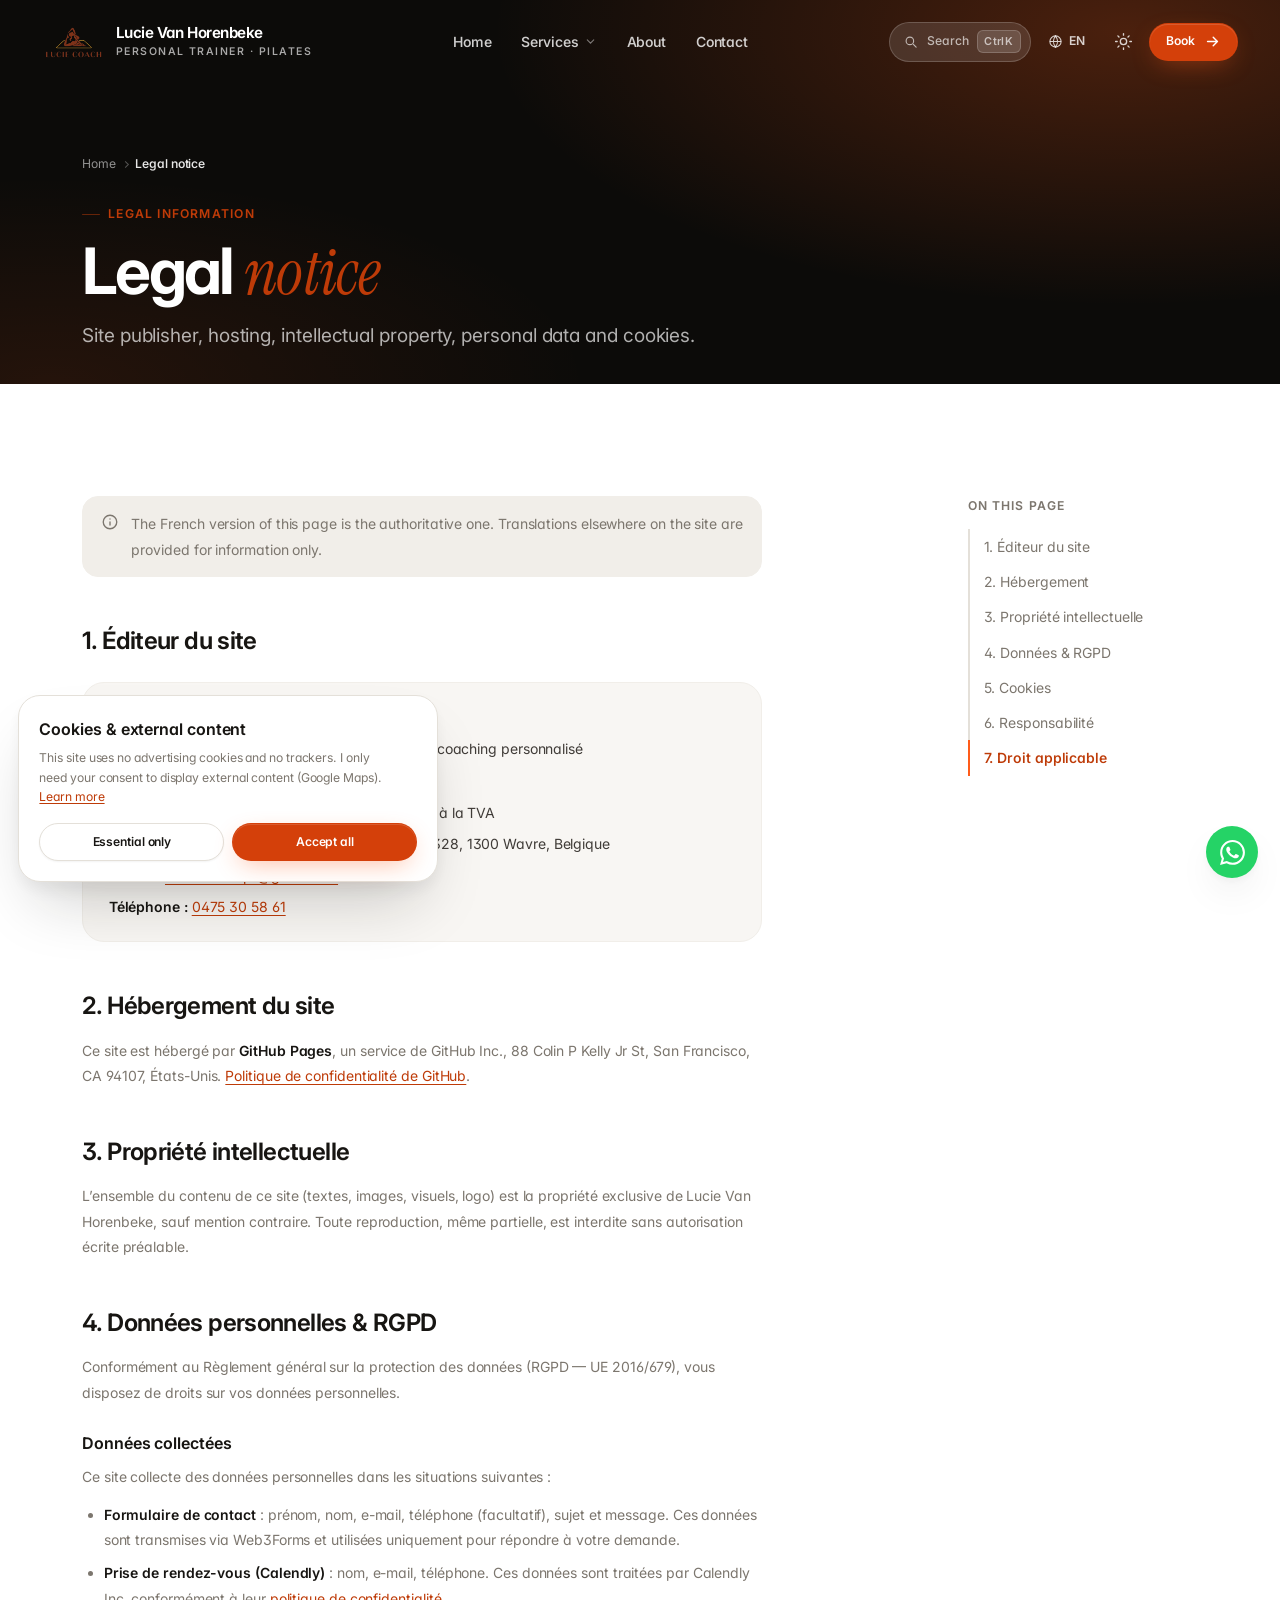
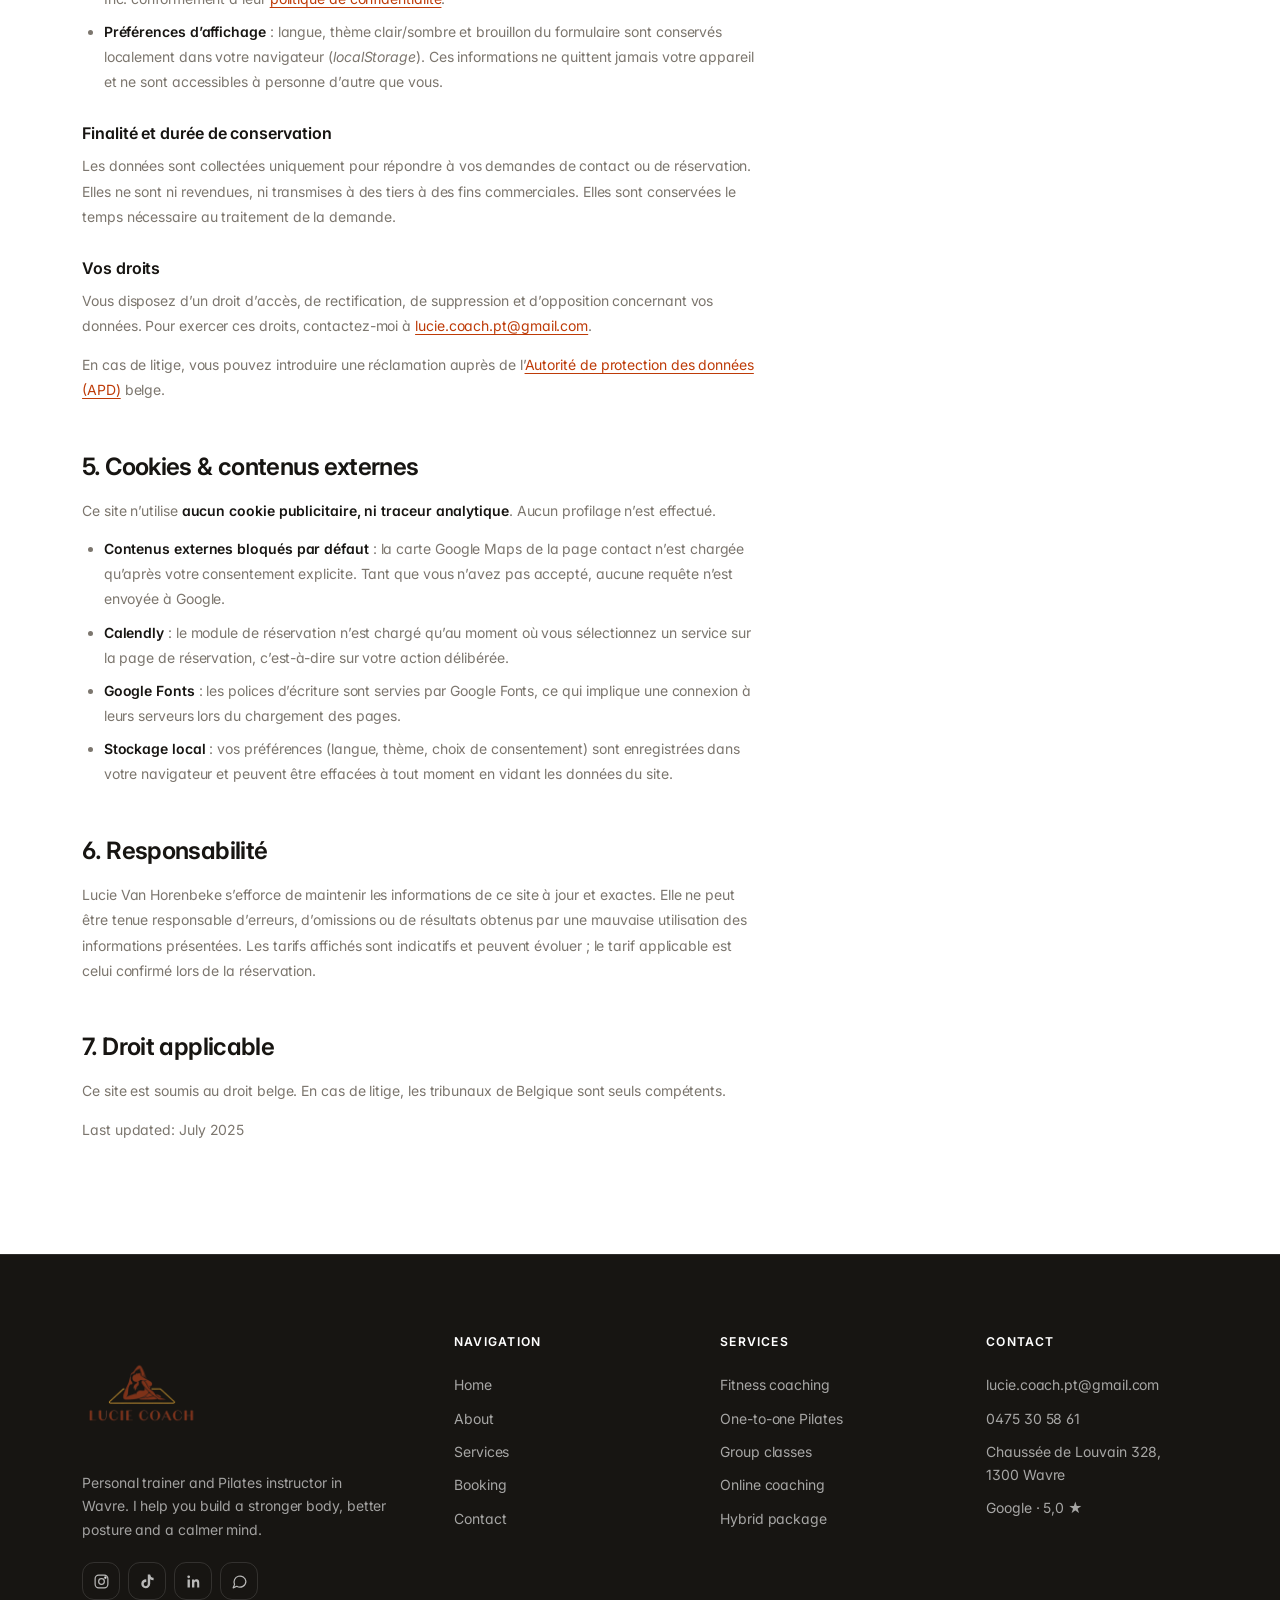
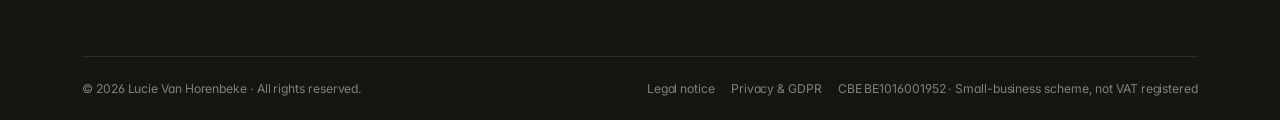
<file: mentions-legales.html>
<!DOCTYPE html>
<html lang="fr">
<head>
<meta charset="UTF-8" />
<meta name="viewport" content="width=device-width, initial-scale=1, viewport-fit=cover" />
<title data-i18n="legal.title">Mentions légales &amp; confidentialité — Lucie Van Horenbeke</title>
<meta name="description" data-i18n-attr="content:legal.desc" content="Mentions légales, politique de confidentialité et informations RGPD du site de Lucie Van Horenbeke, coach sportif à Wavre." />
<meta name="theme-color" content="#FFFFFF" />
<meta name="robots" content="index, follow" />
<link rel="canonical" href="https://www.lucievanhorenbeke.be/mentions-legales.html" />

<meta property="og:type" content="website" />
<meta property="og:title" content="Mentions légales — Lucie Van Horenbeke" />
<meta property="og:description" content="Éditeur du site, hébergement, propriété intellectuelle, données personnelles et cookies." />
<meta property="og:url" content="https://www.lucievanhorenbeke.be/mentions-legales.html" />

<link rel="icon" href="img/lucie-icon.png" sizes="any" />
<link rel="apple-touch-icon" href="img/lucie-icon.png" />
<link rel="manifest" href="site.webmanifest" />
<link rel="preconnect" href="https://fonts.googleapis.com" />
<link rel="preconnect" href="https://fonts.gstatic.com" crossorigin />
<link href="https://fonts.googleapis.com/css2?family=Inter:wght@400..800&family=Instrument+Serif:ital@1&display=swap" rel="stylesheet" />
<link rel="stylesheet" href="style.css?v=9" />

<script>try{var m=JSON.parse(localStorage.getItem("lvh.theme")||'"system"');if(m!=="system")document.documentElement.setAttribute("data-theme",m);}catch(e){}</script>
</head>

<body data-page="legal">

<a class="skip-link" href="#main" data-i18n="nav.skip">Aller au contenu principal</a>

<!--#HEADER-->
<header class="site-header is-onDark" id="site-header">
  <div class="header-inner">
    <a class="brand" href="index.html" aria-label="Lucie Van Horenbeke — accueil">
      <img src="img/lucie-logo.png" alt="" width="64" height="64" />
      <span class="brand-text">
        <span class="brand-name">Lucie Van Horenbeke</span>
        <span class="brand-role" data-i18n="nav.brandRole">Coach sportif · Pilates</span>
      </span>
    </a>

    <nav class="nav-primary" aria-label="Navigation principale">
      <ul class="nav-list">
        <li><a class="nav-link" href="index.html" data-i18n="nav.home">Accueil</a></li>
        <li class="nav-item has-mega">
          <button type="button" class="nav-link" aria-expanded="false">
            <span data-i18n="nav.services">Services</span>
            <svg class="caret" viewBox="0 0 24 24" fill="none" stroke="currentColor" stroke-width="2" stroke-linecap="round" aria-hidden="true"><path d="m6 9 6 6 6-6"/></svg>
          </button>
          <div class="mega">
            <div class="mega-grid">
              <a class="mega-link" href="services.html#coaching">
                <span class="mega-ico"><svg viewBox="0 0 24 24" fill="none" stroke="currentColor" stroke-width="1.7" stroke-linecap="round" stroke-linejoin="round" aria-hidden="true"><path d="M6 6v12M18 6v12M2 9v6M22 9v6M6 12h12"/></svg></span>
                <span><span class="mega-title" data-i18n="svc.coaching.name">Coaching remise en forme</span><span class="mega-desc" data-i18n="svc.coaching.desc">Suivi 100 % individuel, à domicile ou en salle.</span></span>
              </a>
              <a class="mega-link" href="services.html#pilates">
                <span class="mega-ico"><svg viewBox="0 0 24 24" fill="none" stroke="currentColor" stroke-width="1.7" stroke-linecap="round" stroke-linejoin="round" aria-hidden="true"><circle cx="12" cy="5" r="2.4"/><path d="M5 20c1.6-4 4-6 7-6s5.4 2 7 6M8 11h8"/></svg></span>
                <span><span class="mega-title" data-i18n="svc.pilates.name">Pilates one-to-one</span><span class="mega-desc" data-i18n="svc.pilates.desc">Séances privées en studio ou chez toi.</span></span>
              </a>
              <a class="mega-link" href="services.html#collectif">
                <span class="mega-ico"><svg viewBox="0 0 24 24" fill="none" stroke="currentColor" stroke-width="1.7" stroke-linecap="round" stroke-linejoin="round" aria-hidden="true"><path d="M16 21v-2a4 4 0 0 0-4-4H6a4 4 0 0 0-4 4v2M9 11a4 4 0 1 0 0-8 4 4 0 0 0 0 8ZM22 21v-2a4 4 0 0 0-3-3.9M16 3.1a4 4 0 0 1 0 7.8"/></svg></span>
                <span><span class="mega-title" data-i18n="svc.collectif.name">Cours collectifs</span><span class="mega-desc" data-i18n="svc.collectif.desc">Mardi &amp; jeudi 18 h, samedi 10 h à Wavre.</span></span>
              </a>
              <a class="mega-link" href="services.html#smallgroup">
                <span class="mega-ico"><svg viewBox="0 0 24 24" fill="none" stroke="currentColor" stroke-width="1.7" stroke-linecap="round" stroke-linejoin="round" aria-hidden="true"><circle cx="9" cy="7" r="3"/><circle cx="17" cy="9" r="2.4"/><path d="M3 20a6 6 0 0 1 12 0M15 20a5 5 0 0 1 6-4.9"/></svg></span>
                <span><span class="mega-title" data-i18n="svc.smallgroup.name">Small group training</span><span class="mega-desc" data-i18n="svc.smallgroup.desc">2 à 4 personnes, à prix réduit.</span></span>
              </a>
              <a class="mega-link" href="services.html#online">
                <span class="mega-ico"><svg viewBox="0 0 24 24" fill="none" stroke="currentColor" stroke-width="1.7" stroke-linecap="round" stroke-linejoin="round" aria-hidden="true"><rect x="2" y="4" width="20" height="13" rx="2"/><path d="M8 21h8m-4-4v4"/></svg></span>
                <span><span class="mega-title" data-i18n="svc.online.name">Coaching en ligne</span><span class="mega-desc" data-i18n="svc.online.desc">Programme sur mesure et suivi hebdomadaire.</span></span>
              </a>
              <a class="mega-link" href="services.html#mixte">
                <span class="mega-ico"><svg viewBox="0 0 24 24" fill="none" stroke="currentColor" stroke-width="1.7" stroke-linecap="round" stroke-linejoin="round" aria-hidden="true"><path d="M3 12a9 9 0 0 1 15-6.7L21 8M21 3v5h-5M21 12a9 9 0 0 1-15 6.7L3 16M3 21v-5h5"/></svg></span>
                <span><span class="mega-title" data-i18n="svc.mixte.name">Formule mixte</span><span class="mega-desc" data-i18n="svc.mixte.desc">Séances en salle + suivi en ligne.</span></span>
              </a>
            </div>
            <div class="mega-foot">
              <span data-i18n="mm.foot">Première séance découverte offerte, sans engagement.</span>
              <a class="btn btn--secondary btn--sm" href="services.html"><span data-i18n="mm.footCta">Comparer les formules</span></a>
            </div>
          </div>
        </li>
        <li><a class="nav-link" href="about.html" data-i18n="nav.about">À propos</a></li>
        <li><a class="nav-link" href="contact.html" data-i18n="nav.contact">Contact</a></li>
      </ul>
    </nav>

    <div class="header-actions">
      <button type="button" class="search-trigger" data-cmdk-open>
        <svg viewBox="0 0 24 24" fill="none" stroke="currentColor" stroke-width="1.8" stroke-linecap="round" aria-hidden="true"><path d="m21 21-4.34-4.34M17 11a6 6 0 1 1-12 0 6 6 0 0 1 12 0Z"/></svg>
        <span data-i18n="nav.search">Rechercher</span>
        <kbd><span data-kbd-mod>Ctrl</span>K</kbd>
      </button>

      <button type="button" class="btn btn--icon mobile-only" data-cmdk-open data-i18n-attr="aria-label:nav.searchLabel" aria-label="Rechercher sur le site">
        <svg viewBox="0 0 24 24" fill="none" stroke="currentColor" stroke-width="1.8" stroke-linecap="round" aria-hidden="true"><path d="m21 21-4.34-4.34M17 11a6 6 0 1 1-12 0 6 6 0 0 1 12 0Z"/></svg>
      </button>

      <div class="switcher desktop-only" data-lang-switcher>
        <button type="button" class="lang-trigger" data-lang-trigger aria-expanded="false" aria-haspopup="menu" data-i18n-attr="aria-label:nav.language">
          <svg viewBox="0 0 24 24" fill="none" stroke="currentColor" stroke-width="1.7" aria-hidden="true"><circle cx="12" cy="12" r="9"/><path d="M3 12h18M12 3a15 15 0 0 1 0 18 15 15 0 0 1 0-18Z"/></svg>
          <span data-lang-code>FR</span>
        </button>
        <div class="switcher-menu" role="menu" data-lang-menu></div>
      </div>

      <button type="button" class="btn btn--icon theme-toggle" data-theme-toggle aria-pressed="false" data-i18n-attr="aria-label:nav.theme" aria-label="Changer de thème">
        <svg class="sun" viewBox="0 0 24 24" fill="none" stroke="currentColor" stroke-width="1.7" stroke-linecap="round" aria-hidden="true"><circle cx="12" cy="12" r="4"/><path d="M12 2v2m0 16v2M4.9 4.9l1.4 1.4m11.4 11.4 1.4 1.4M2 12h2m16 0h2M4.9 19.1l1.4-1.4M17.7 6.3l1.4-1.4"/></svg>
        <svg class="moon" viewBox="0 0 24 24" fill="none" stroke="currentColor" stroke-width="1.7" stroke-linecap="round" stroke-linejoin="round" aria-hidden="true"><path d="M21 12.8A9 9 0 1 1 11.2 3a7 7 0 0 0 9.8 9.8Z"/></svg>
      </button>

      <a class="btn btn--primary btn--sm desktop-only" href="booking.html">
        <span data-i18n="nav.book">Réserver</span>
        <svg class="btn-arrow" viewBox="0 0 24 24" fill="none" stroke="currentColor" stroke-width="2" stroke-linecap="round" stroke-linejoin="round" aria-hidden="true"><path d="M5 12h14m-6-6 6 6-6 6"/></svg>
      </a>

      <button type="button" class="burger" id="burger" aria-expanded="false" aria-controls="drawer" data-i18n-attr="aria-label:nav.openMenu" aria-label="Ouvrir le menu">
        <span></span><span></span><span></span>
      </button>
    </div>
  </div>
  <div class="progress-bar" aria-hidden="true"></div>
</header>
<!--#/HEADER-->

<!--#DRAWER-->
<div class="scrim" id="scrim"></div>
<aside class="drawer" id="drawer" aria-hidden="true" aria-label="Menu">
  <div class="drawer-head">
    <span class="brand-name">Lucie Van Horenbeke</span>
    <button type="button" class="btn btn--icon" data-drawer-close data-i18n-attr="aria-label:nav.closeMenu" aria-label="Fermer le menu">
      <svg viewBox="0 0 24 24" fill="none" stroke="currentColor" stroke-width="1.8" stroke-linecap="round" aria-hidden="true"><path d="M18 6 6 18M6 6l12 12"/></svg>
    </button>
  </div>
  <div class="drawer-body">
    <nav class="drawer-nav" aria-label="Navigation mobile">
      <a href="index.html"><span data-i18n="nav.home">Accueil</span></a>
      <a href="services.html"><span data-i18n="nav.services">Services</span></a>
      <a href="about.html"><span data-i18n="nav.about">À propos</span></a>
      <a href="booking.html"><span data-i18n="nav.booking">Réservation</span></a>
      <a href="contact.html"><span data-i18n="nav.contact">Contact</span></a>
    </nav>

    <div class="drawer-label" data-i18n="mm.label">Toutes les formules</div>
    <nav class="drawer-nav" aria-label="Services">
      <a href="services.html#coaching"><span data-i18n="svc.coaching.name">Coaching remise en forme</span></a>
      <a href="services.html#pilates"><span data-i18n="svc.pilates.name">Pilates one-to-one</span></a>
      <a href="services.html#collectif"><span data-i18n="svc.collectif.name">Cours collectifs</span></a>
      <a href="services.html#smallgroup"><span data-i18n="svc.smallgroup.name">Small group training</span></a>
      <a href="services.html#online"><span data-i18n="svc.online.name">Coaching en ligne</span></a>
      <a href="services.html#mixte"><span data-i18n="svc.mixte.name">Formule mixte</span></a>
    </nav>

    <div class="drawer-label" data-i18n="nav.language">Langue</div>
    <div class="switcher" data-lang-switcher style="display:block">
      <button type="button" class="btn btn--secondary btn--block" data-lang-trigger aria-expanded="false" aria-haspopup="menu">
        <svg viewBox="0 0 24 24" fill="none" stroke="currentColor" stroke-width="1.7" aria-hidden="true" style="width:16px;height:16px"><circle cx="12" cy="12" r="9"/><path d="M3 12h18M12 3a15 15 0 0 1 0 18 15 15 0 0 1 0-18Z"/></svg>
        <span data-lang-code>FR</span>
      </button>
      <div class="switcher-menu" role="menu" data-lang-menu style="left:0;right:0"></div>
    </div>
  </div>
  <div class="drawer-foot">
    <a class="btn btn--primary btn--block" href="booking.html"><span data-i18n="nav.bookLong">Réserver une séance</span></a>
    <a class="btn btn--secondary btn--block" href="tel:+32475305861">0475 30 58 61</a>
  </div>
</aside>
<!--#/DRAWER-->

<main id="main">

<section class="page-hero">
  <div class="container page-hero-inner">
    <div>
      <nav aria-label="Fil d’Ariane">
        <ol class="breadcrumb">
          <li><a href="index.html" data-i18n="nav.home">Accueil</a></li>
          <li><span aria-current="page" data-i18n="nav.legal">Mentions légales</span></li>
        </ol>
      </nav>
      <p class="eyebrow" data-i18n="legal.hero.eyebrow">Informations légales</p>
      <h1 class="display-2">
        <span data-i18n="legal.hero.titleA">Mentions</span>
        <em class="accent" data-i18n="legal.hero.titleB">légales</em>
      </h1>
      <p class="lead" data-i18n="legal.hero.lead">Éditeur du site, hébergement, propriété intellectuelle, données personnelles et cookies.</p>
    </div>
  </div>
</section>

<section class="section">
  <div class="container">
    <div class="grid" style="grid-template-columns:minmax(0,1fr) minmax(0,230px);gap:clamp(2rem,1rem+3vw,4rem);align-items:start">

      <div class="prose" data-reveal>
        <p class="alert alert--blue mb-8">
          <svg viewBox="0 0 24 24" fill="none" stroke="currentColor" stroke-width="1.8" stroke-linecap="round" stroke-linejoin="round" aria-hidden="true"><circle cx="12" cy="12" r="9"/><path d="M12 16v-4M12 8h.01"/></svg>
          <span data-i18n="legal.notice">Cette page fait foi dans sa version française. Les traductions proposées ailleurs sur le site sont fournies à titre informatif.</span>
        </p>

        <h2 id="editeur">1. Éditeur du site</h2>
        <div class="definition-box">
          <p><strong>Nom :</strong> Lucie Van Horenbeke</p>
          <p><strong>Activité :</strong> Coach sportif indépendante — pilâtes &amp; coaching personnalisé</p>
          <p><strong>Numéro d’entreprise (BCE) :</strong> BE1016001952</p>
          <p><strong>Régime TVA :</strong> Franchise de base — non assujettie à la TVA</p>
          <p><strong>Adresse professionnelle :</strong> Chaussée de Louvain 328, 1300 Wavre, Belgique</p>
          <p><strong>E-mail :</strong> <a href="mailto:lucie.coach.pt@gmail.com">lucie.coach.pt@gmail.com</a></p>
          <p><strong>Téléphone :</strong> <a href="tel:+32475305861">0475 30 58 61</a></p>
        </div>

        <h2 id="hebergement">2. Hébergement du site</h2>
        <p>Ce site est hébergé par <strong>GitHub Pages</strong>, un service de GitHub Inc., 88 Colin P Kelly Jr St, San Francisco, CA 94107, États-Unis. <a href="https://docs.github.com/en/site-policy/privacy-policies/github-privacy-statement" target="_blank" rel="noopener">Politique de confidentialité de GitHub</a>.</p>

        <h2 id="propriete">3. Propriété intellectuelle</h2>
        <p>L’ensemble du contenu de ce site (textes, images, visuels, logo) est la propriété exclusive de Lucie Van Horenbeke, sauf mention contraire. Toute reproduction, même partielle, est interdite sans autorisation écrite préalable.</p>

        <h2 id="rgpd">4. Données personnelles &amp; RGPD</h2>
        <p>Conformément au Règlement général sur la protection des données (RGPD — UE 2016/679), vous disposez de droits sur vos données personnelles.</p>

        <h3>Données collectées</h3>
        <p>Ce site collecte des données personnelles dans les situations suivantes :</p>
        <ul>
          <li><strong>Formulaire de contact</strong> : prénom, nom, e-mail, téléphone (facultatif), sujet et message. Ces données sont transmises via Web3Forms et utilisées uniquement pour répondre à votre demande.</li>
          <li><strong>Prise de rendez-vous (Calendly)</strong> : nom, e-mail, téléphone. Ces données sont traitées par Calendly Inc. conformément à leur <a href="https://calendly.com/privacy" target="_blank" rel="noopener">politique de confidentialité</a>.</li>
          <li><strong>Préférences d’affichage</strong> : langue, thème clair/sombre et brouillon du formulaire sont conservés localement dans votre navigateur (<em>localStorage</em>). Ces informations ne quittent jamais votre appareil et ne sont accessibles à personne d’autre que vous.</li>
        </ul>

        <h3>Finalité et durée de conservation</h3>
        <p>Les données sont collectées uniquement pour répondre à vos demandes de contact ou de réservation. Elles ne sont ni revendues, ni transmises à des tiers à des fins commerciales. Elles sont conservées le temps nécessaire au traitement de la demande.</p>

        <h3>Vos droits</h3>
        <p>Vous disposez d’un droit d’accès, de rectification, de suppression et d’opposition concernant vos données. Pour exercer ces droits, contactez-moi à <a href="mailto:lucie.coach.pt@gmail.com">lucie.coach.pt@gmail.com</a>.</p>
        <p>En cas de litige, vous pouvez introduire une réclamation auprès de l’<a href="https://www.autoriteprotectiondonnees.be" target="_blank" rel="noopener">Autorité de protection des données (APD)</a> belge.</p>

        <h2 id="cookies">5. Cookies &amp; contenus externes</h2>
        <p>Ce site n’utilise <strong>aucun cookie publicitaire, ni traceur analytique</strong>. Aucun profilage n’est effectué.</p>
        <ul>
          <li><strong>Contenus externes bloqués par défaut</strong> : la carte Google Maps de la page contact n’est chargée qu’après votre consentement explicite. Tant que vous n’avez pas accepté, aucune requête n’est envoyée à Google.</li>
          <li><strong>Calendly</strong> : le module de réservation n’est chargé qu’au moment où vous sélectionnez un service sur la page de réservation, c’est-à-dire sur votre action délibérée.</li>
          <li><strong>Google Fonts</strong> : les polices d’écriture sont servies par Google Fonts, ce qui implique une connexion à leurs serveurs lors du chargement des pages.</li>
          <li><strong>Stockage local</strong> : vos préférences (langue, thème, choix de consentement) sont enregistrées dans votre navigateur et peuvent être effacées à tout moment en vidant les données du site.</li>
        </ul>

        <h2 id="responsabilite">6. Responsabilité</h2>
        <p>Lucie Van Horenbeke s’efforce de maintenir les informations de ce site à jour et exactes. Elle ne peut être tenue responsable d’erreurs, d’omissions ou de résultats obtenus par une mauvaise utilisation des informations présentées. Les tarifs affichés sont indicatifs et peuvent évoluer ; le tarif applicable est celui confirmé lors de la réservation.</p>

        <h2 id="droit">7. Droit applicable</h2>
        <p>Ce site est soumis au droit belge. En cas de litige, les tribunaux de Belgique sont seuls compétents.</p>

        <p class="hint mt-10" data-i18n="legal.updated">Dernière mise à jour : juillet 2025</p>
      </div>

      <nav class="toc" data-spy aria-label="Sommaire">
        <p class="toc-label" data-i18n="legal.toc">Sur cette page</p>
        <a href="#editeur">1. Éditeur du site</a>
        <a href="#hebergement">2. Hébergement</a>
        <a href="#propriete">3. Propriété intellectuelle</a>
        <a href="#rgpd">4. Données &amp; RGPD</a>
        <a href="#cookies">5. Cookies</a>
        <a href="#responsabilite">6. Responsabilité</a>
        <a href="#droit">7. Droit applicable</a>
      </nav>

    </div>
  </div>
</section>

</main>

<!--#FOOTER-->
<footer class="site-footer">
  <div class="container">
    <div class="footer-grid">
      <div class="footer-brand">
        <img src="img/lucie-logo.png" alt="Lucie Van Horenbeke" width="120" height="120" loading="lazy" />
        <p data-i18n="footer.tagline">Coach sportif et instructrice pilâtes à Wavre. Je t’accompagne vers un corps plus fort, une posture alignée et un mental apaisé.</p>
        <h3 class="sr-only" id="f-social" data-i18n="footer.followTitle">Suivre</h3>
        <div class="social-row" role="list" aria-labelledby="f-social">
          <a class="social-btn" href="https://www.instagram.com/lucie.coach" target="_blank" rel="noopener" aria-label="Instagram"><svg viewBox="0 0 24 24" fill="none" stroke="currentColor" stroke-width="1.7" aria-hidden="true"><rect x="3" y="3" width="18" height="18" rx="5"/><circle cx="12" cy="12" r="4"/><circle cx="17.5" cy="6.5" r="1" fill="currentColor"/></svg></a>
          <a class="social-btn" href="https://www.tiktok.com/@lucie.coach" target="_blank" rel="noopener" aria-label="TikTok"><svg viewBox="0 0 24 24" fill="currentColor" aria-hidden="true"><path d="M19.6 6.7a4.8 4.8 0 0 1-3.8-4.3V2h-3.4v13.7a2.9 2.9 0 1 1-2.9-2.9c.3 0 .5 0 .8.1V9a6.3 6.3 0 1 0 5.5 6.3V8.7a8.2 8.2 0 0 0 4.8 1.5V6.8a4.9 4.9 0 0 1-1-.1Z"/></svg></a>
          <a class="social-btn" href="https://www.linkedin.com/in/lucie-vanhorenbeke" target="_blank" rel="noopener" aria-label="LinkedIn"><svg viewBox="0 0 24 24" fill="currentColor" aria-hidden="true"><path d="M6.9 20.5H3.6V9h3.3v11.5ZM5.2 7.4a1.9 1.9 0 1 1 0-3.9 1.9 1.9 0 0 1 0 3.9Zm15.3 13.1h-3.3v-5.6c0-1.3 0-3-1.9-3s-2.1 1.4-2.1 2.9v5.7H9.9V9h3.1v1.6h.1a3.5 3.5 0 0 1 3.1-1.7c3.3 0 3.9 2.2 3.9 5v6.6Z"/></svg></a>
          <a class="social-btn" href="https://wa.me/32475305861" target="_blank" rel="noopener" aria-label="WhatsApp"><svg viewBox="0 0 24 24" fill="none" stroke="currentColor" stroke-width="1.7" stroke-linecap="round" stroke-linejoin="round" aria-hidden="true"><path d="M21 11.5a8.4 8.4 0 0 1-12.8 7.2L3 21l2-4.9A8.4 8.4 0 1 1 21 11.5Z"/></svg></a>
        </div>
      </div>

      <nav class="footer-col" aria-labelledby="f-nav">
        <h3 id="f-nav" data-i18n="footer.nav">Navigation</h3>
        <ul>
          <li><a href="index.html" data-i18n="nav.home">Accueil</a></li>
          <li><a href="about.html" data-i18n="nav.about">À propos</a></li>
          <li><a href="services.html" data-i18n="nav.services">Services</a></li>
          <li><a href="booking.html" data-i18n="nav.booking">Réservation</a></li>
          <li><a href="contact.html" data-i18n="nav.contact">Contact</a></li>
        </ul>
      </nav>

      <nav class="footer-col" aria-labelledby="f-svc">
        <h3 id="f-svc" data-i18n="footer.services">Services</h3>
        <ul>
          <li><a href="services.html#coaching" data-i18n="svc.coaching.name">Coaching remise en forme</a></li>
          <li><a href="services.html#pilates" data-i18n="svc.pilates.name">Pilates one-to-one</a></li>
          <li><a href="services.html#collectif" data-i18n="svc.collectif.name">Cours collectifs</a></li>
          <li><a href="services.html#online" data-i18n="svc.online.name">Coaching en ligne</a></li>
          <li><a href="services.html#mixte" data-i18n="svc.mixte.name">Formule mixte</a></li>
        </ul>
      </nav>

      <div class="footer-col">
        <h3 data-i18n="footer.contact">Contact</h3>
        <ul>
          <li><a href="mailto:lucie.coach.pt@gmail.com">lucie.coach.pt@gmail.com</a></li>
          <li><a href="tel:+32475305861">0475 30 58 61</a></li>
          <li><a href="https://maps.google.com/?q=Chauss%C3%A9e+de+Louvain+328,+1300+Wavre" target="_blank" rel="noopener" data-i18n="footer.studio">Chaussée de Louvain 328, 1300 Wavre</a></li>
          <li><a href="https://share.google/Q34PTdS56j8m9Qonz" target="_blank" rel="noopener">Google · 5,0 ★</a></li>
        </ul>
      </div>
    </div>

    <div class="footer-bottom">
      <span>© <span id="year">2026</span> Lucie Van Horenbeke · <span data-i18n="footer.rights">Tous droits réservés.</span></span>
      <span class="footer-legal">
        <a href="mentions-legales.html" data-i18n="nav.legal">Mentions légales</a>
        <a href="mentions-legales.html#rgpd" data-i18n="footer.privacy">Confidentialité &amp; RGPD</a>
        <span data-i18n="footer.company">BCE BE1016001952 · Franchise de base, non assujettie à la TVA</span>
      </span>
    </div>
  </div>
</footer>
<!--#/FOOTER-->

<!--#FLOATING-->
<div class="fab-stack">
  <a class="fab fab--wa" href="https://wa.me/32475305861" target="_blank" rel="noopener" data-i18n-attr="aria-label:common.whatsapp" aria-label="Écrire sur WhatsApp">
    <svg viewBox="0 0 24 24" fill="currentColor" aria-hidden="true"><path d="M17.47 14.38c-.3-.15-1.76-.87-2.03-.97-.27-.1-.47-.15-.67.15-.2.3-.77.97-.94 1.16-.17.2-.35.22-.64.08-.3-.15-1.26-.47-2.4-1.48-.88-.79-1.48-1.76-1.65-2.06-.17-.3-.02-.46.13-.6.13-.14.3-.35.44-.53.15-.17.2-.3.3-.5.1-.19.05-.37-.02-.51-.08-.15-.67-1.62-.92-2.21-.24-.58-.49-.5-.67-.51h-.57c-.2 0-.52.07-.79.37-.27.3-1.04 1.02-1.04 2.48s1.07 2.87 1.21 3.07c.15.2 2.1 3.2 5.08 4.49.71.3 1.26.49 1.69.62.71.23 1.36.2 1.87.12.57-.09 1.76-.72 2-1.42.25-.69.25-1.28.18-1.41-.08-.12-.28-.2-.57-.34M12.05 21.79h-.01a9.87 9.87 0 0 1-5.03-1.38l-.36-.21-3.74.98 1-3.65-.24-.37a9.86 9.86 0 0 1-1.51-5.26c0-5.45 4.44-9.89 9.89-9.89 2.64 0 5.12 1.03 6.99 2.9a9.83 9.83 0 0 1 2.89 6.99c0 5.45-4.43 9.89-9.88 9.89m8.41-18.3A11.82 11.82 0 0 0 12.05 0C5.5 0 .16 5.34.16 11.89c0 2.1.55 4.14 1.59 5.95L.06 24l6.3-1.65a11.88 11.88 0 0 0 5.69 1.45h.01c6.55 0 11.89-5.34 11.89-11.89 0-3.18-1.24-6.17-3.48-8.42Z"/></svg>
  </a>
  <button type="button" class="fab fab--top" id="backTop" data-i18n-attr="aria-label:common.backTop" aria-label="Revenir en haut">
    <svg viewBox="0 0 24 24" fill="none" stroke="currentColor" stroke-width="2" stroke-linecap="round" stroke-linejoin="round" aria-hidden="true"><path d="M12 19V5m-7 7 7-7 7 7"/></svg>
  </button>
</div>

<script>document.getElementById("year").textContent = new Date().getFullYear();</script>
<!--#/FLOATING-->

<script src="i18n.js?v=9" defer></script>
<script src="main.js?v=9" defer></script>
<script src="ui.js" defer></script>
</body>
</html>
</file>
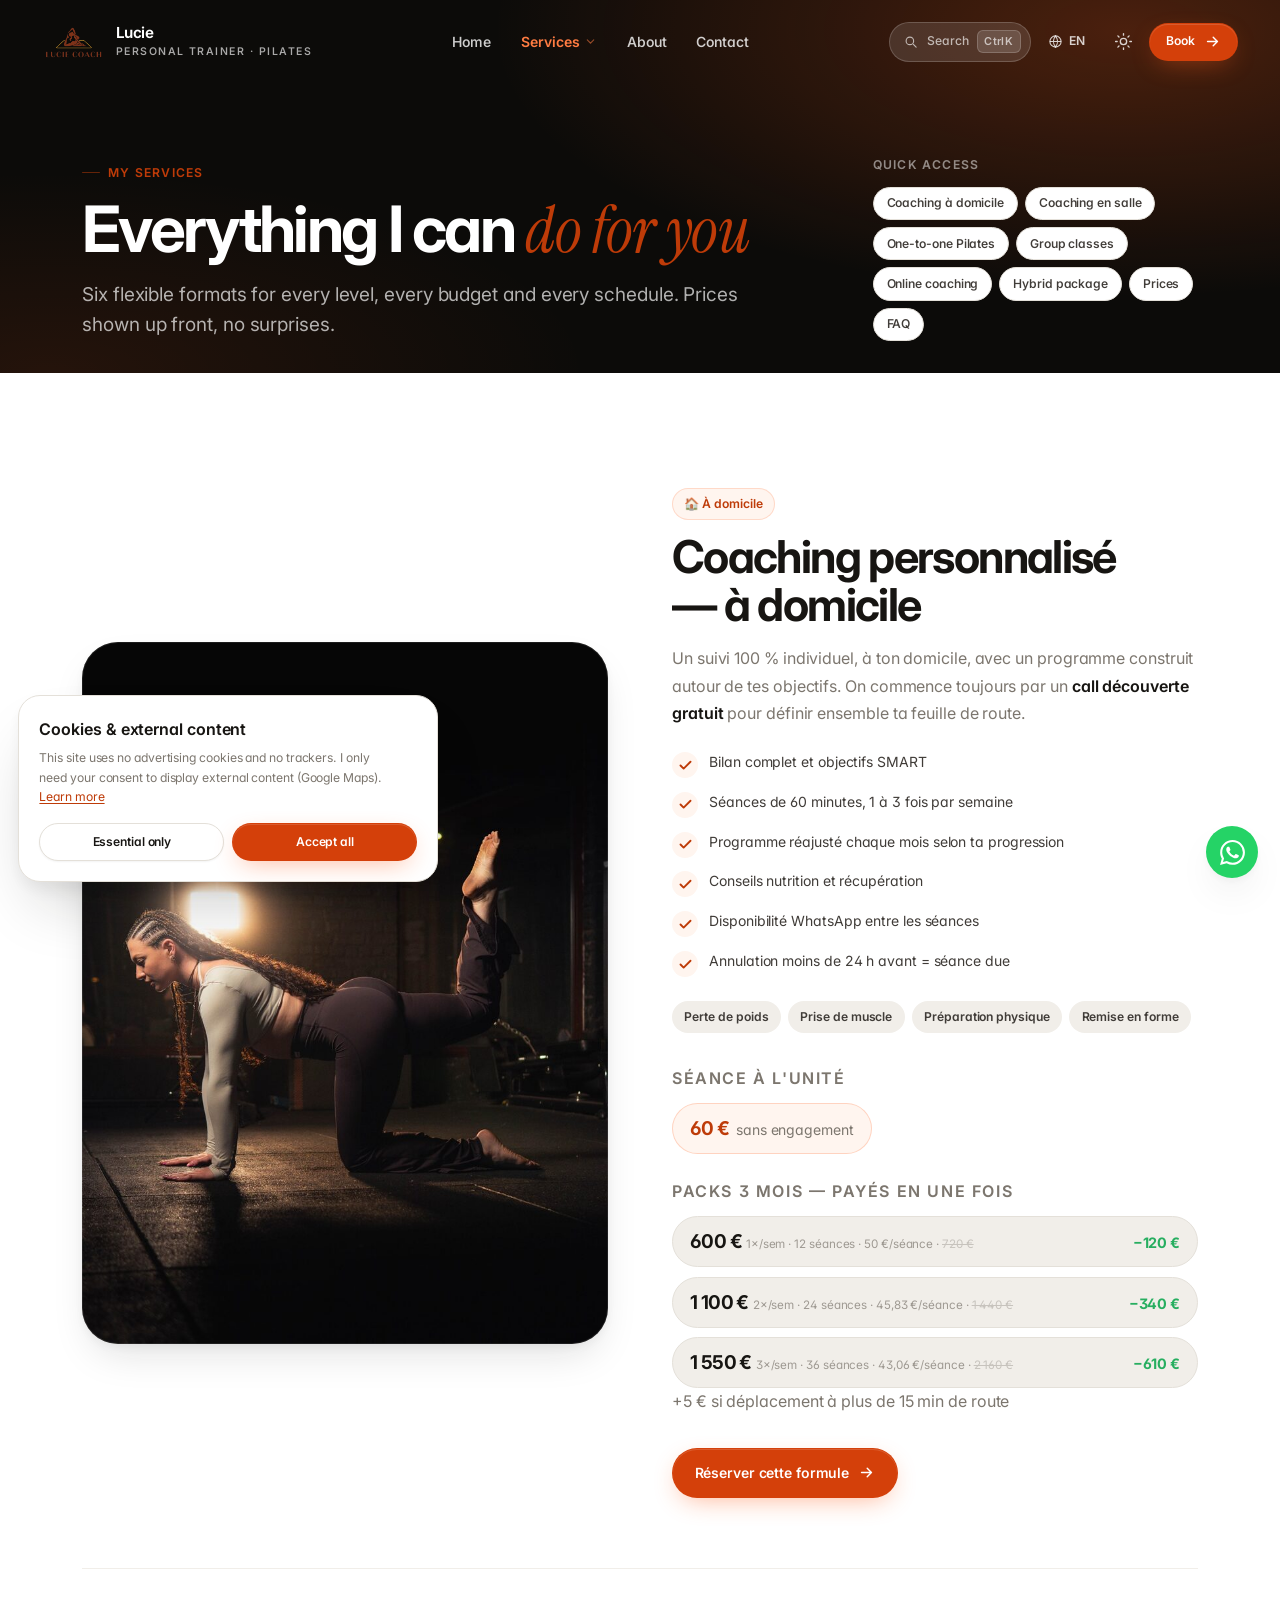
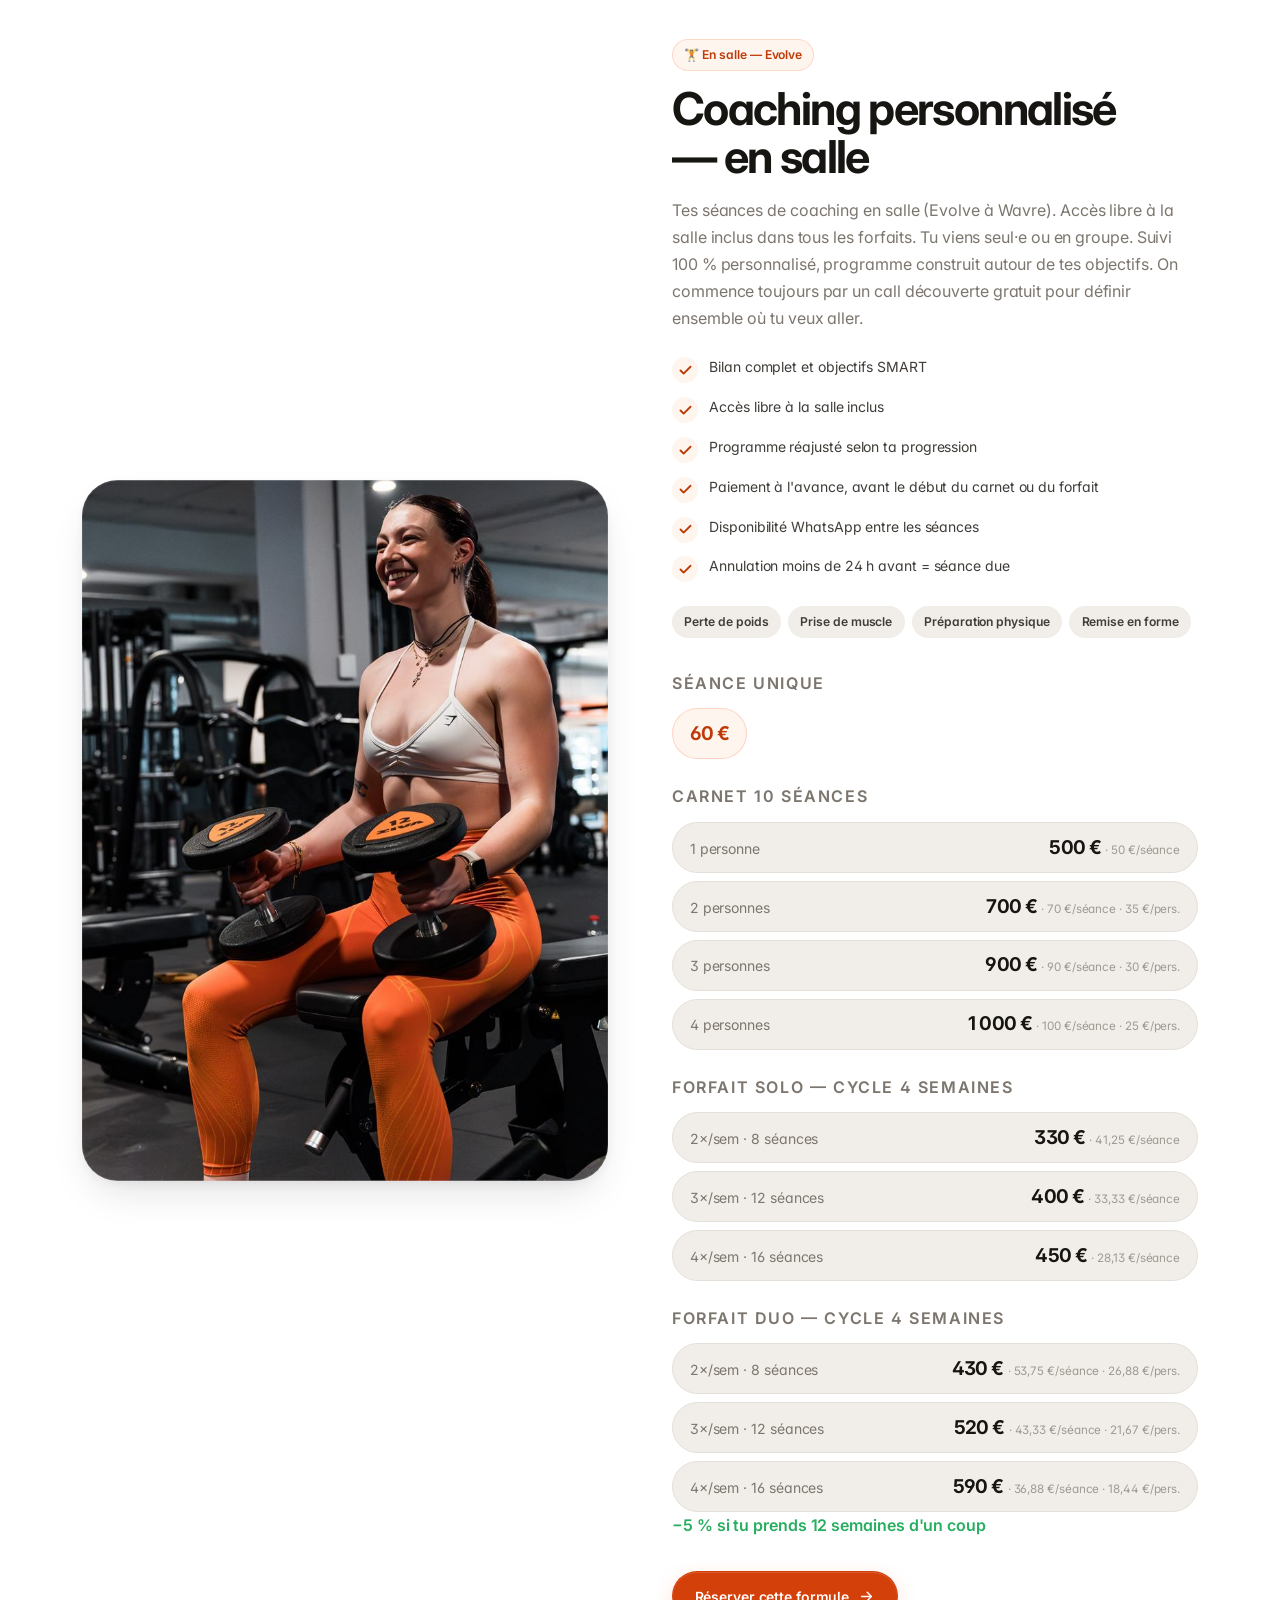
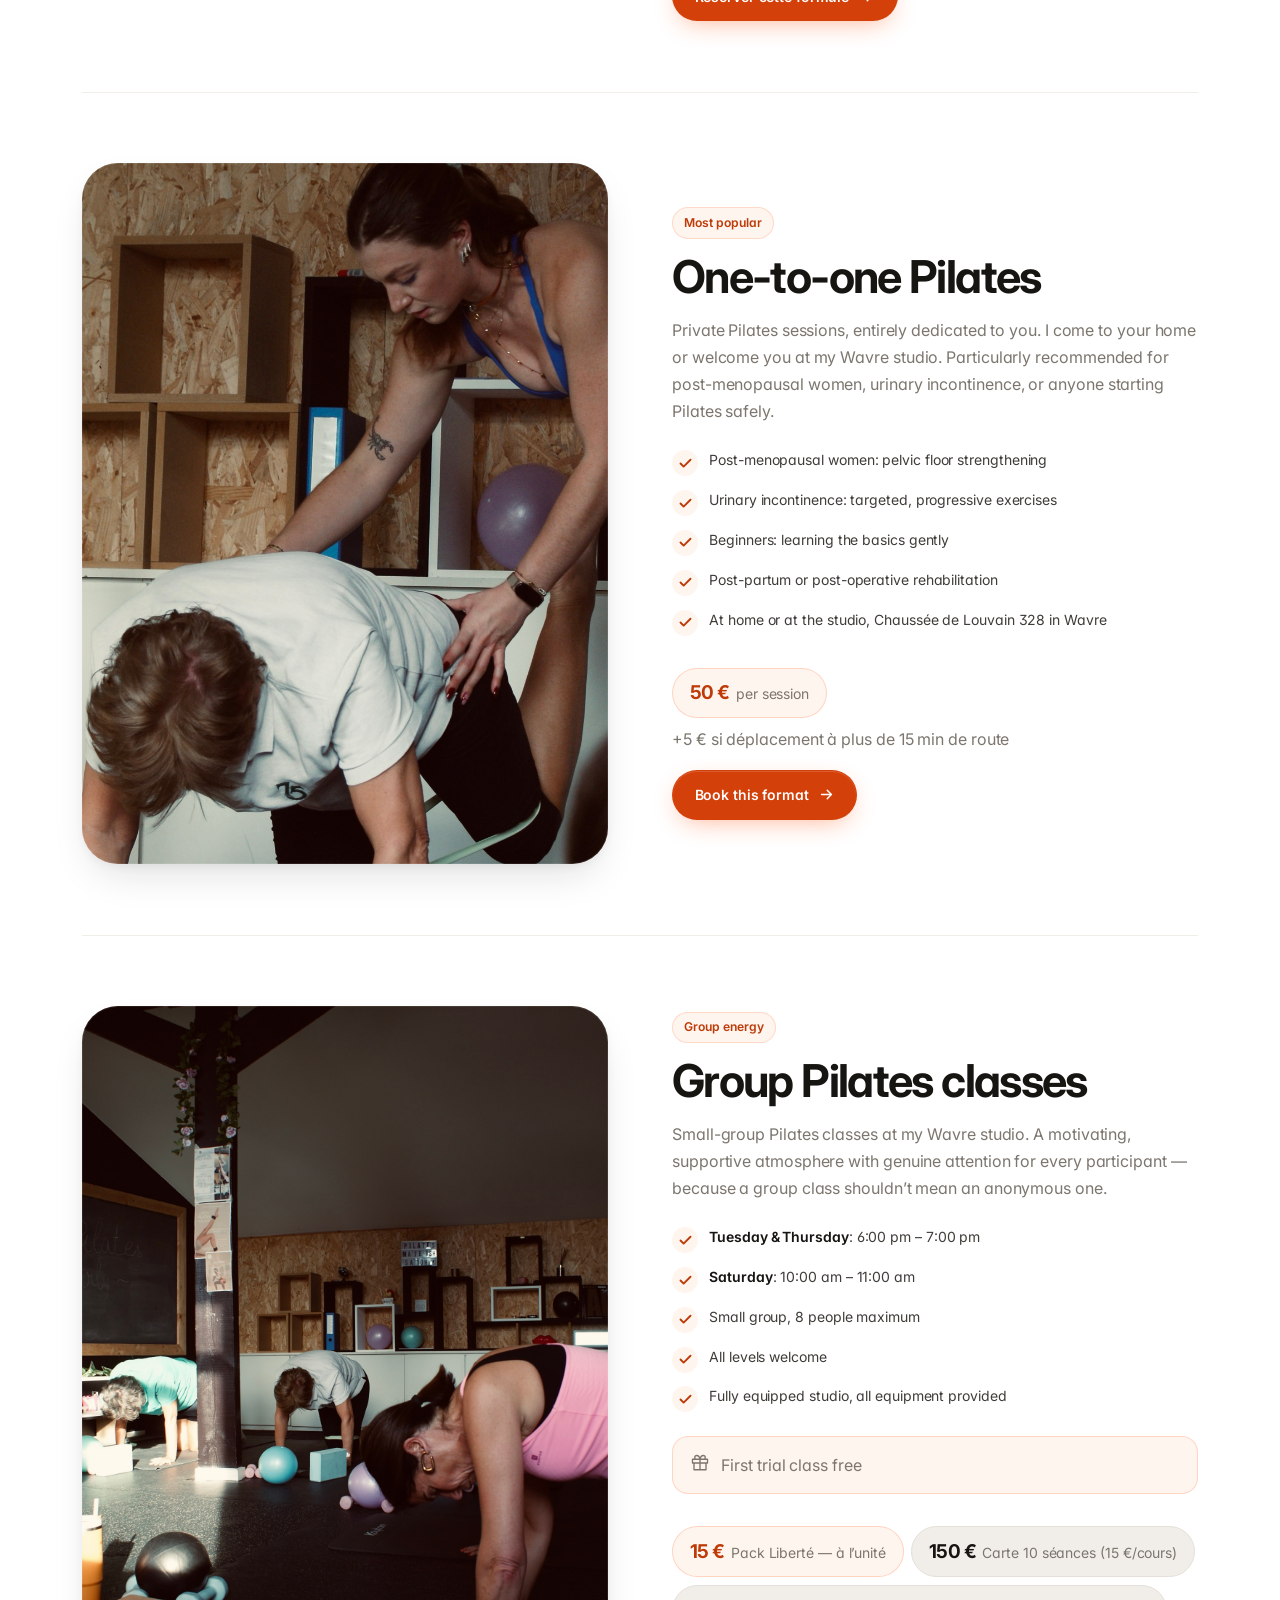
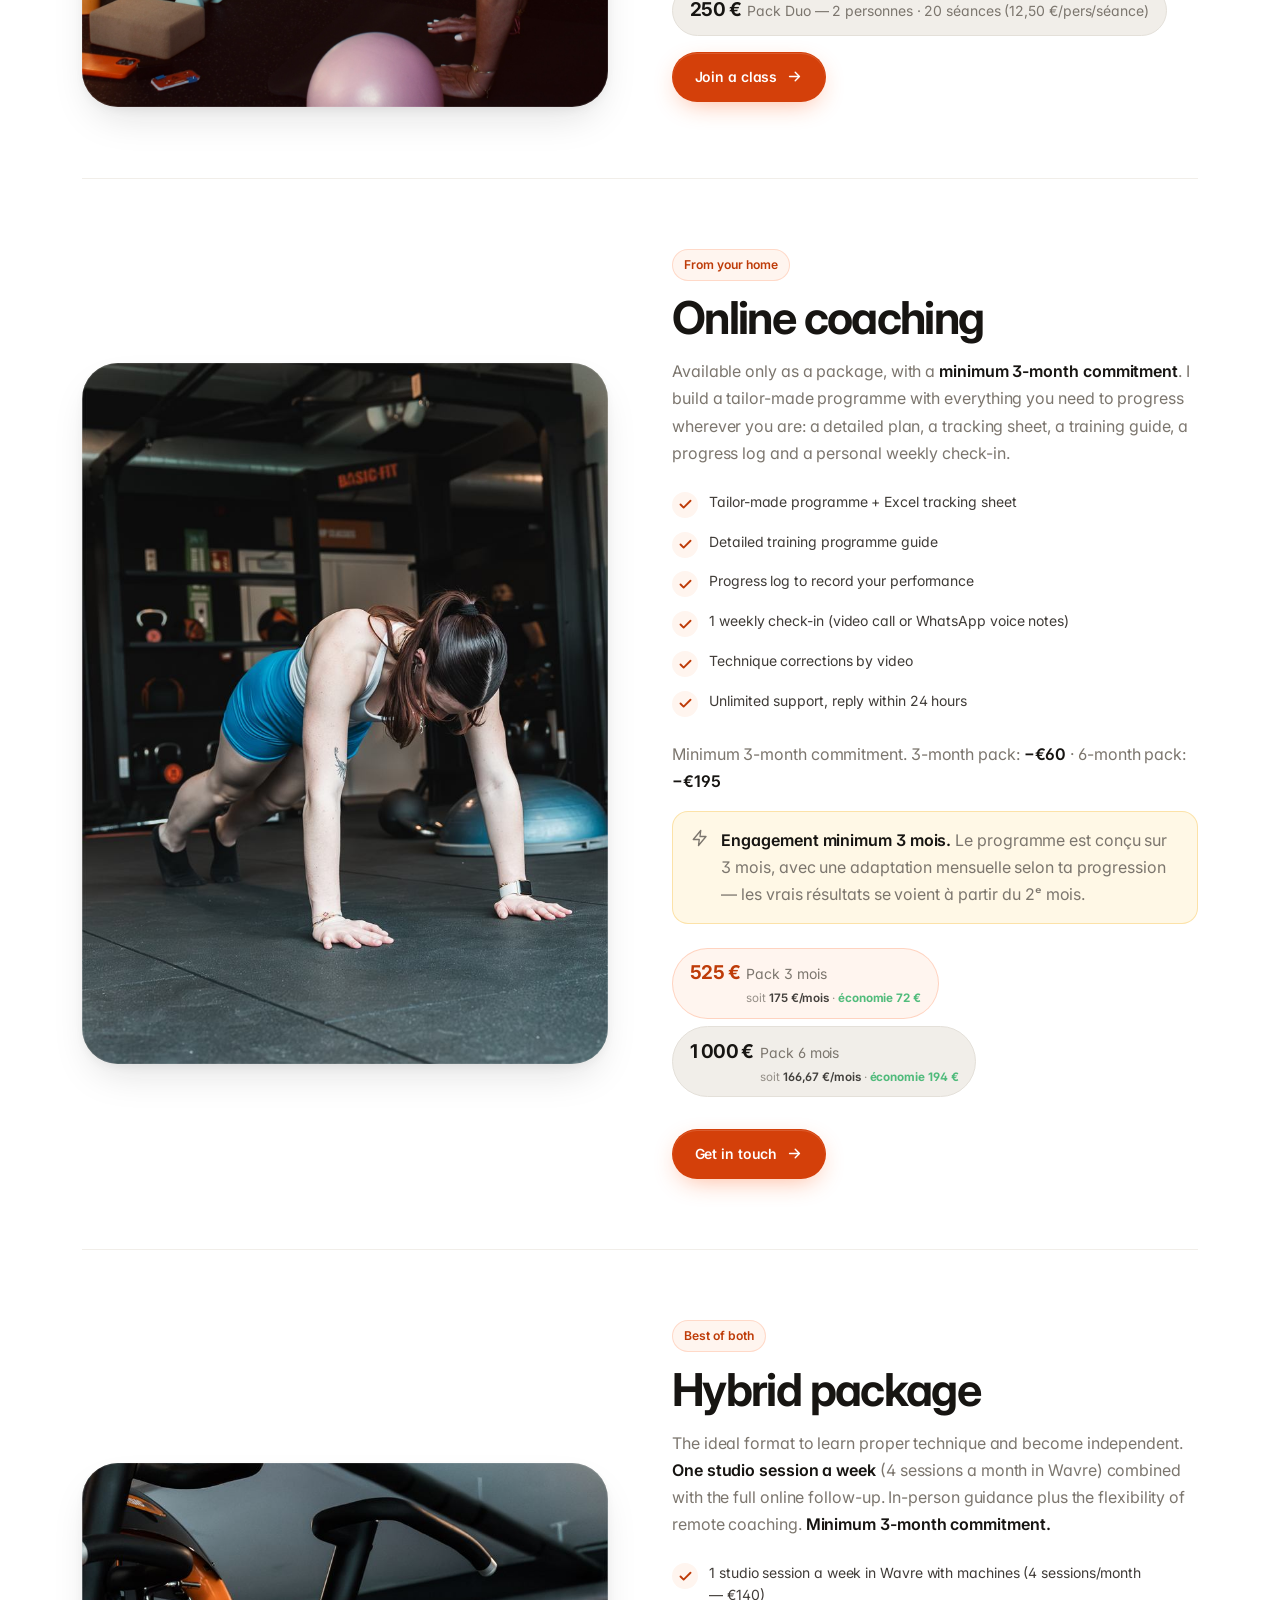
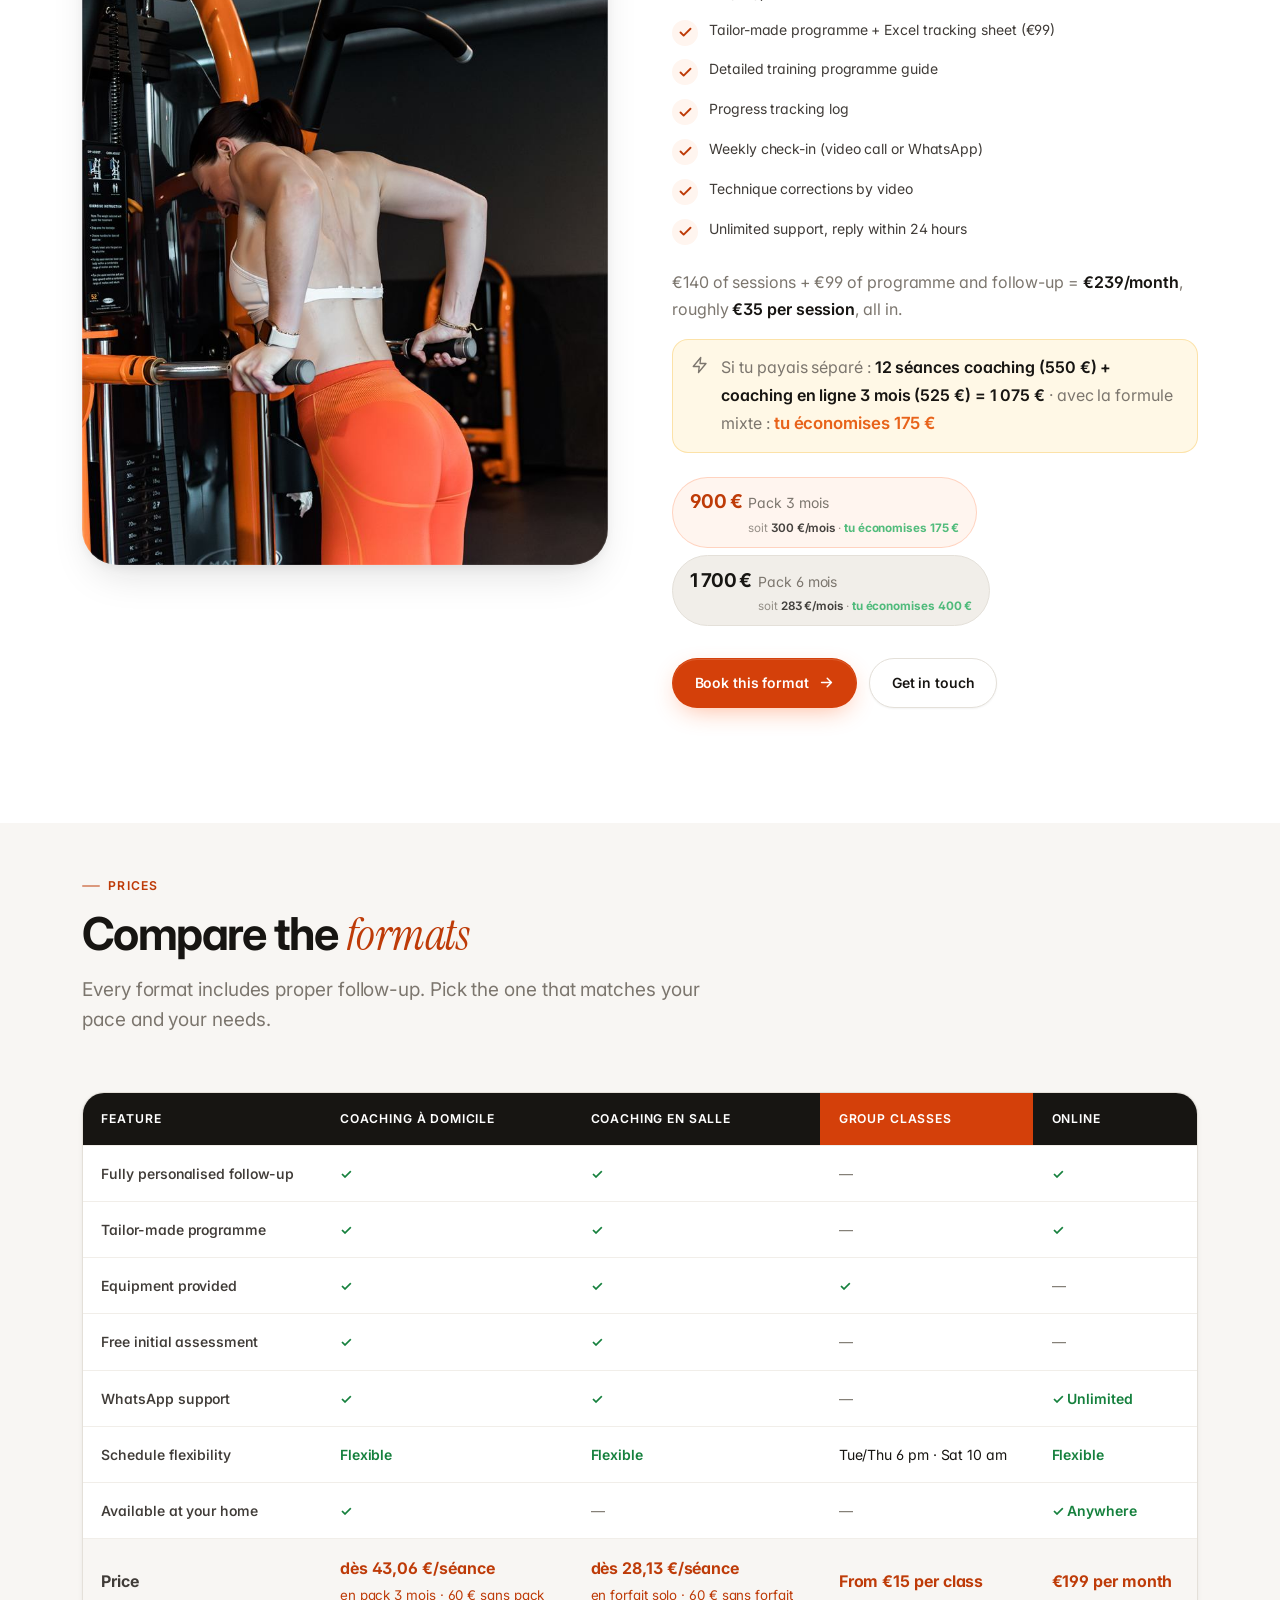
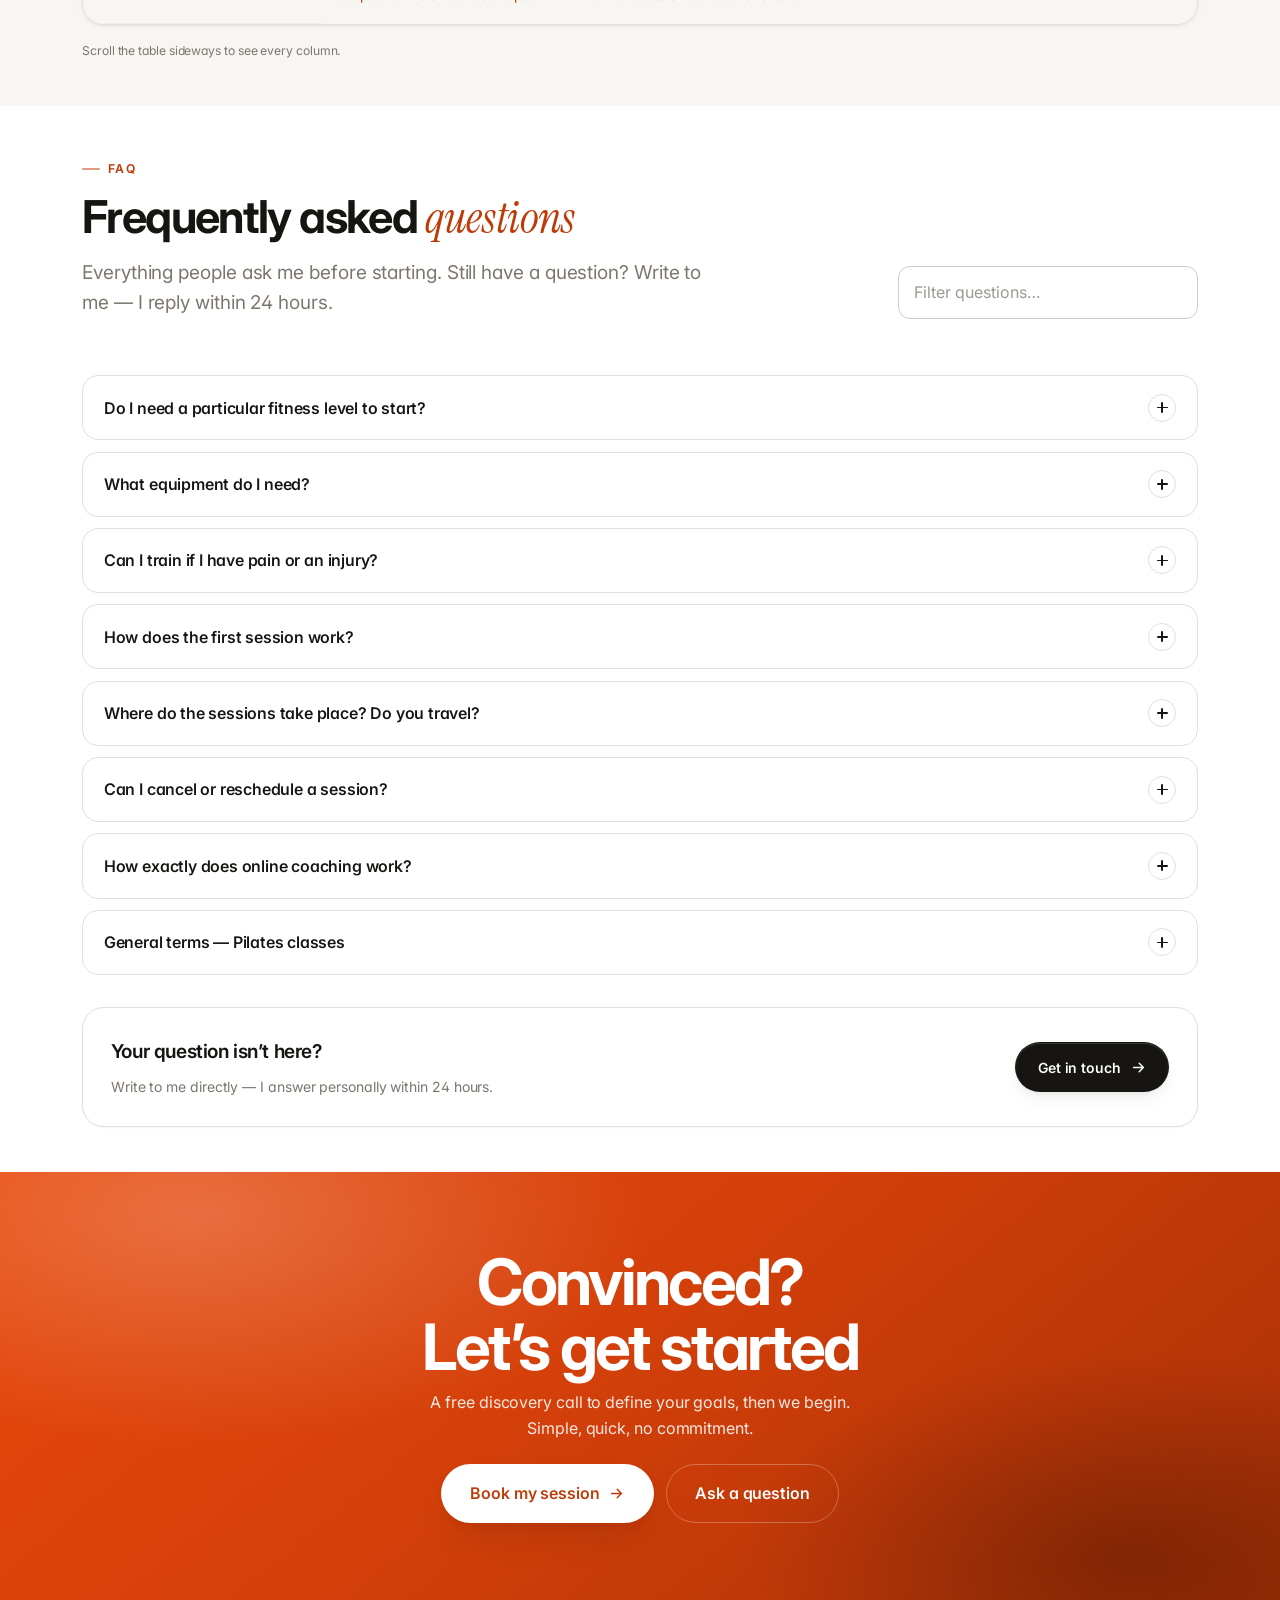
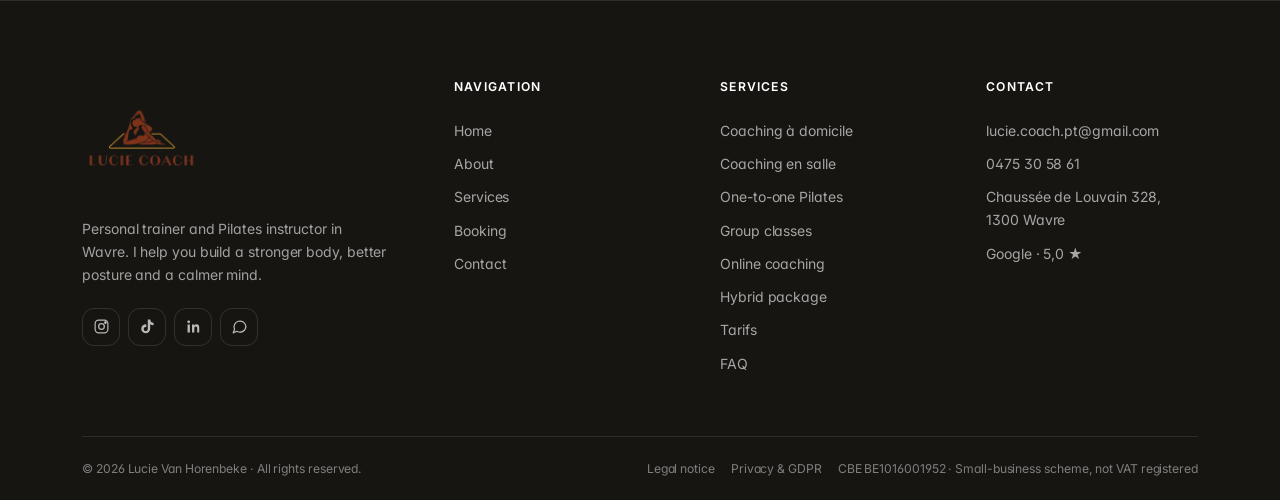
<file: services.html>
<!DOCTYPE html>
<html lang="fr">
<head>
<meta charset="UTF-8" />
<meta name="viewport" content="width=device-width, initial-scale=1, viewport-fit=cover" />
<title data-i18n="services.title">Services &amp; tarifs — Lucie Van Horenbeke, coach sportif à Wavre</title>
<meta name="description" data-i18n-attr="content:services.desc" content="Coaching remise en forme, pilâtes one-to-one, cours collectifs, small group, coaching en ligne et formule mixte. Tarifs transparents et FAQ complète." />
<meta name="theme-color" content="#FFFFFF" />
<link rel="canonical" href="https://www.lucievanhorenbeke.be/services.html" />
<link rel="alternate" hreflang="fr" href="https://www.lucievanhorenbeke.be/services.html" />
<link rel="alternate" hreflang="nl" href="https://www.lucievanhorenbeke.be/services.html?lang=nl" />
<link rel="alternate" hreflang="de" href="https://www.lucievanhorenbeke.be/services.html?lang=de" />
<link rel="alternate" hreflang="en" href="https://www.lucievanhorenbeke.be/services.html?lang=en" />
<link rel="alternate" hreflang="es" href="https://www.lucievanhorenbeke.be/services.html?lang=es" />
<link rel="alternate" hreflang="it" href="https://www.lucievanhorenbeke.be/services.html?lang=it" />
<link rel="alternate" hreflang="x-default" href="https://www.lucievanhorenbeke.be/services.html" />

<meta property="og:type" content="website" />
<meta property="og:title" content="Services &amp; tarifs — Lucie Van Horenbeke" />
<meta property="og:description" content="Six formules de coaching : privé, pilâtes one-to-one, cours collectifs, small group, en ligne et mixte. Tarifs transparents." />
<meta property="og:url" content="https://www.lucievanhorenbeke.be/services.html" />
<meta property="og:image" content="https://www.lucievanhorenbeke.be/img/opt/lucie-halteres-1600.jpg" />
<meta name="twitter:card" content="summary_large_image" />

<link rel="icon" href="img/lucie-icon.png" sizes="any" />
<link rel="apple-touch-icon" href="img/lucie-icon.png" />
<link rel="manifest" href="site.webmanifest" />
<link rel="preconnect" href="https://fonts.googleapis.com" />
<link rel="preconnect" href="https://fonts.gstatic.com" crossorigin />
<link href="https://fonts.googleapis.com/css2?family=Inter:wght@400..800&family=Instrument+Serif:ital@1&display=swap" rel="stylesheet" />
<link rel="stylesheet" href="style.css?v=53" />

<script>try{var m=JSON.parse(localStorage.getItem("lvh.theme")||'"system"');if(m!=="system")document.documentElement.setAttribute("data-theme",m);}catch(e){}</script>

<script type="application/ld+json">
{
  "@context": "https://schema.org",
  "@graph": [
    {
      "@type": "BreadcrumbList",
      "itemListElement": [
        { "@type": "ListItem", "position": 1, "name": "Accueil", "item": "https://www.lucievanhorenbeke.be/" },
        { "@type": "ListItem", "position": 2, "name": "Services", "item": "https://www.lucievanhorenbeke.be/services.html" }
      ]
    },
    {
      "@type": "FAQPage",
      "mainEntity": [
        { "@type": "Question", "name": "Dois-je avoir un niveau particulier pour commencer ?", "acceptedAnswer": { "@type": "Answer", "text": "Absolument pas. Que ce soit pour le coaching sportif ou le pilâtes, je pars de là où tu en es. On commence toujours par un call découverte gratuit pour définir tes objectifs avant de créer ton programme." } },
        { "@type": "Question", "name": "De quel équipement ai-je besoin ?", "acceptedAnswer": { "@type": "Answer", "text": "Pour les cours collectifs au studio et le coaching à domicile : rien, tout le matériel est fourni. Pour le coaching en ligne, quelques accessoires de base peuvent aider, mais on adapte à ce que tu as." } },
        { "@type": "Question", "name": "Puis-je faire du sport si j'ai des douleurs ou une blessure ?", "acceptedAnswer": { "@type": "Answer", "text": "Oui, dans beaucoup de cas. Le pilâtes est reconnu pour son approche douce et thérapeutique. Je travaille régulièrement avec des personnes ayant des douleurs dorsales, des problèmes de plancher pelvien, en post-partum ou post-opératoire." } },
        { "@type": "Question", "name": "Comment se déroule la première séance ?", "acceptedAnswer": { "@type": "Answer", "text": "On commence par un call découverte gratuit, en visio ou en présentiel. C'est à partir de cet échange que je construis un programme entièrement adapté à toi." } },
        { "@type": "Question", "name": "Où se passent les séances ?", "acceptedAnswer": { "@type": "Answer", "text": "À domicile dans le Brabant wallon, au studio Chaussée de Louvain 328 à 1300 Wavre, ou en ligne partout dans le monde." } },
        { "@type": "Question", "name": "Peut-on annuler ou reporter une séance ?", "acceptedAnswer": { "@type": "Answer", "text": "Pour les séances privées : jusqu'à 24 h avant, sans frais. Pour les cours collectifs : une annulation à moins de 4 h du cours entraîne la comptabilisation de la séance." } },
        { "@type": "Question", "name": "Le coaching en ligne, ça se passe comment ?", "acceptedAnswer": { "@type": "Answer", "text": "Uniquement en pack avec un engagement minimum de 3 mois. Programme sur mesure, tableau Excel de suivi, guide sportif, carnet de progression, point hebdomadaire et support illimité sous 24 h." } }
      ]
    }
  ]
}
</script>
</head>

<body data-page="services">

<a class="skip-link" href="#main" data-i18n="nav.skip">Aller au contenu principal</a>

<!--#HEADER-->
<header class="site-header is-onDark" id="site-header">
  <div class="header-inner">
    <a class="brand" href="index.html" aria-label="Lucie Van Horenbeke — accueil">
      <img src="img/lucie-logo.png" alt="" width="64" height="64" />
      <span class="brand-text">
        <span class="brand-name">Lucie</span>
        <span class="brand-role" data-i18n="nav.brandRole">Coach sportif · Pilates</span>
      </span>
    </a>

    <nav class="nav-primary" aria-label="Navigation principale">
      <ul class="nav-list">
        <li><a class="nav-link" href="index.html" data-i18n="nav.home">Accueil</a></li>
        <li class="nav-item has-mega">
          <button type="button" class="nav-link" aria-expanded="false" aria-current="page">
            <span data-i18n="nav.services">Services</span>
            <svg class="caret" viewBox="0 0 24 24" fill="none" stroke="currentColor" stroke-width="2" stroke-linecap="round" aria-hidden="true"><path d="m6 9 6 6 6-6"/></svg>
          </button>
          <div class="mega">
            <div class="mega-grid">
              <a class="mega-link" href="services.html#coaching">
                <span class="mega-ico"><svg viewBox="0 0 24 24" fill="none" stroke="currentColor" stroke-width="1.7" stroke-linecap="round" stroke-linejoin="round" aria-hidden="true"><path d="M3 9l9-7 9 7v11a2 2 0 0 1-2 2H5a2 2 0 0 1-2-2z"/><polyline points="9 22 9 12 15 12 15 22"/></svg></span>
                <span><span class="mega-title">Coaching à domicile</span><span class="mega-desc">Suivi 100 % individuel, programme sur mesure.</span></span>
              </a>
              <a class="mega-link" href="services.html#coaching-salle">
                <span class="mega-ico"><svg viewBox="0 0 24 24" fill="none" stroke="currentColor" stroke-width="1.7" stroke-linecap="round" stroke-linejoin="round" aria-hidden="true"><path d="M6 6v12M18 6v12M2 9v6M22 9v6M6 12h12"/></svg></span>
                <span><span class="mega-title">Coaching en salle</span><span class="mega-desc">Salle Evolve à Wavre, solo ou en groupe.</span></span>
              </a>
              <a class="mega-link" href="services.html#pilates">
                <span class="mega-ico"><svg viewBox="0 0 24 24" fill="none" stroke="currentColor" stroke-width="1.7" stroke-linecap="round" stroke-linejoin="round" aria-hidden="true"><circle cx="12" cy="5" r="2.4"/><path d="M5 20c1.6-4 4-6 7-6s5.4 2 7 6M8 11h8"/></svg></span>
                <span><span class="mega-title" data-i18n="svc.pilates.name">Pilates one-to-one</span><span class="mega-desc" data-i18n="svc.pilates.desc">Séances privées en studio ou chez toi.</span></span>
              </a>
              <a class="mega-link" href="services.html#collectif">
                <span class="mega-ico"><svg viewBox="0 0 24 24" fill="none" stroke="currentColor" stroke-width="1.7" stroke-linecap="round" stroke-linejoin="round" aria-hidden="true"><path d="M16 21v-2a4 4 0 0 0-4-4H6a4 4 0 0 0-4 4v2M9 11a4 4 0 1 0 0-8 4 4 0 0 0 0 8ZM22 21v-2a4 4 0 0 0-3-3.9M16 3.1a4 4 0 0 1 0 7.8"/></svg></span>
                <span><span class="mega-title" data-i18n="svc.collectif.name">Cours collectifs</span><span class="mega-desc" data-i18n="svc.collectif.desc">Mardi &amp; jeudi 18 h, samedi 10 h à Wavre.</span></span>
              </a>
              <a class="mega-link" href="services.html#online">
                <span class="mega-ico"><svg viewBox="0 0 24 24" fill="none" stroke="currentColor" stroke-width="1.7" stroke-linecap="round" stroke-linejoin="round" aria-hidden="true"><rect x="2" y="4" width="20" height="13" rx="2"/><path d="M8 21h8m-4-4v4"/></svg></span>
                <span><span class="mega-title" data-i18n="svc.online.name">Coaching en ligne</span><span class="mega-desc" data-i18n="svc.online.desc">Programme sur mesure et suivi hebdomadaire.</span></span>
              </a>
              <a class="mega-link" href="services.html#mixte">
                <span class="mega-ico"><svg viewBox="0 0 24 24" fill="none" stroke="currentColor" stroke-width="1.7" stroke-linecap="round" stroke-linejoin="round" aria-hidden="true"><path d="M3 12a9 9 0 0 1 15-6.7L21 8M21 3v5h-5M21 12a9 9 0 0 1-15 6.7L3 16M3 21v-5h5"/></svg></span>
                <span><span class="mega-title" data-i18n="svc.mixte.name">Formule mixte</span><span class="mega-desc" data-i18n="svc.mixte.desc">Séances en salle + suivi en ligne.</span></span>
              </a>
            </div>
            <div class="mega-foot">
              <span data-i18n="mm.foot">1ʳᵉ séance d'essai offerte pour les cours collectifs de pilates.</span>
              <a class="btn btn--secondary btn--sm" href="services.html"><span data-i18n="mm.footCta">Comparer les formules</span></a>
            </div>
          </div>
        </li>
        <li><a class="nav-link" href="about.html" data-i18n="nav.about">À propos</a></li>
        <li><a class="nav-link" href="contact.html" data-i18n="nav.contact">Contact</a></li>
      </ul>
    </nav>

    <div class="header-actions">
      <button type="button" class="search-trigger" data-cmdk-open>
        <svg viewBox="0 0 24 24" fill="none" stroke="currentColor" stroke-width="1.8" stroke-linecap="round" aria-hidden="true"><path d="m21 21-4.34-4.34M17 11a6 6 0 1 1-12 0 6 6 0 0 1 12 0Z"/></svg>
        <span data-i18n="nav.search">Rechercher</span>
        <kbd><span data-kbd-mod>Ctrl</span>K</kbd>
      </button>

      <button type="button" class="btn btn--icon mobile-only" data-cmdk-open data-i18n-attr="aria-label:nav.searchLabel" aria-label="Rechercher sur le site">
        <svg viewBox="0 0 24 24" fill="none" stroke="currentColor" stroke-width="1.8" stroke-linecap="round" aria-hidden="true"><path d="m21 21-4.34-4.34M17 11a6 6 0 1 1-12 0 6 6 0 0 1 12 0Z"/></svg>
      </button>

      <div class="switcher desktop-only" data-lang-switcher>
        <button type="button" class="lang-trigger" data-lang-trigger aria-expanded="false" aria-haspopup="menu" data-i18n-attr="aria-label:nav.language">
          <svg viewBox="0 0 24 24" fill="none" stroke="currentColor" stroke-width="1.7" aria-hidden="true"><circle cx="12" cy="12" r="9"/><path d="M3 12h18M12 3a15 15 0 0 1 0 18 15 15 0 0 1 0-18Z"/></svg>
          <span data-lang-code>FR</span>
        </button>
        <div class="switcher-menu" role="menu" data-lang-menu></div>
      </div>

      <button type="button" class="btn btn--icon theme-toggle" data-theme-toggle aria-pressed="false" data-i18n-attr="aria-label:nav.theme" aria-label="Changer de thème">
        <svg class="sun" viewBox="0 0 24 24" fill="none" stroke="currentColor" stroke-width="1.7" stroke-linecap="round" aria-hidden="true"><circle cx="12" cy="12" r="4"/><path d="M12 2v2m0 16v2M4.9 4.9l1.4 1.4m11.4 11.4 1.4 1.4M2 12h2m16 0h2M4.9 19.1l1.4-1.4M17.7 6.3l1.4-1.4"/></svg>
        <svg class="moon" viewBox="0 0 24 24" fill="none" stroke="currentColor" stroke-width="1.7" stroke-linecap="round" stroke-linejoin="round" aria-hidden="true"><path d="M21 12.8A9 9 0 1 1 11.2 3a7 7 0 0 0 9.8 9.8Z"/></svg>
      </button>

      <a class="btn btn--primary btn--sm desktop-only" href="booking.html">
        <span data-i18n="nav.book">Réserver</span>
        <svg class="btn-arrow" viewBox="0 0 24 24" fill="none" stroke="currentColor" stroke-width="2" stroke-linecap="round" stroke-linejoin="round" aria-hidden="true"><path d="M5 12h14m-6-6 6 6-6 6"/></svg>
      </a>

      <button type="button" class="burger" id="burger" aria-expanded="false" aria-controls="drawer" data-i18n-attr="aria-label:nav.openMenu" aria-label="Ouvrir le menu">
        <span></span><span></span><span></span>
      </button>
    </div>
  </div>
  <div class="progress-bar" aria-hidden="true"></div>
</header>
<!--#/HEADER-->

<!--#DRAWER-->
<div class="scrim" id="scrim"></div>
<aside class="drawer" id="drawer" aria-hidden="true" aria-label="Menu">
  <div class="drawer-head">
    <span class="brand-name">Lucie</span>
    <button type="button" class="btn btn--icon" data-drawer-close data-i18n-attr="aria-label:nav.closeMenu" aria-label="Fermer le menu">
      <svg viewBox="0 0 24 24" fill="none" stroke="currentColor" stroke-width="1.8" stroke-linecap="round" aria-hidden="true"><path d="M18 6 6 18M6 6l12 12"/></svg>
    </button>
  </div>
  <div class="drawer-body">
    <nav class="drawer-nav" aria-label="Navigation mobile">
      <a href="index.html"><span data-i18n="nav.home">Accueil</span></a>
      <a href="services.html" aria-current="page"><span data-i18n="nav.services">Services</span></a>
      <a href="about.html"><span data-i18n="nav.about">À propos</span></a>
      <a href="booking.html"><span data-i18n="nav.booking">Réservation</span></a>
      <a href="contact.html"><span data-i18n="nav.contact">Contact</span></a>
    </nav>

    <div class="drawer-label" data-i18n="mm.label">Toutes les formules</div>
    <nav class="drawer-nav" aria-label="Services">
      <a href="services.html#coaching"><span>Coaching à domicile</span></a>
      <a href="services.html#coaching-salle"><span>Coaching en salle</span></a>
      <a href="services.html#pilates"><span data-i18n="svc.pilates.name">Pilates one-to-one</span></a>
      <a href="services.html#collectif"><span data-i18n="svc.collectif.name">Cours collectifs</span></a>
      <a href="services.html#online"><span data-i18n="svc.online.name">Coaching en ligne</span></a>
      <a href="services.html#mixte"><span data-i18n="svc.mixte.name">Formule mixte</span></a>
    </nav>

    <div class="drawer-label" data-i18n="nav.language">Langue</div>
    <div class="switcher" data-lang-switcher style="display:block">
      <button type="button" class="btn btn--secondary btn--block" data-lang-trigger aria-expanded="false" aria-haspopup="menu">
        <svg viewBox="0 0 24 24" fill="none" stroke="currentColor" stroke-width="1.7" aria-hidden="true" style="width:16px;height:16px"><circle cx="12" cy="12" r="9"/><path d="M3 12h18M12 3a15 15 0 0 1 0 18 15 15 0 0 1 0-18Z"/></svg>
        <span data-lang-code>FR</span>
      </button>
      <div class="switcher-menu" role="menu" data-lang-menu style="left:0;right:0"></div>
    </div>
  </div>
  <div class="drawer-foot">
    <a class="btn btn--primary btn--block" href="booking.html"><span data-i18n="nav.bookLong">Réserver une séance</span></a>
    <a class="btn btn--secondary btn--block" href="tel:+32475305861">0475 30 58 61</a>
  </div>
</aside>
<!--#/DRAWER-->

<main id="main">

<!-- ══════════════ PAGE HERO ══════════════ -->
<section class="page-hero">
  <div class="container page-hero-inner has-aside">
    <div>
      <p class="eyebrow" data-i18n="services.hero.eyebrow">Mes services</p>
      <h1 class="display-2">
        <span data-i18n="services.hero.titleA">Tout ce que je peux</span>
        <em class="accent" data-i18n="services.hero.titleB">faire pour toi</em>
      </h1>
      <p class="lead" data-i18n="services.hero.lead">Six formules flexibles, adaptées à tous les niveaux, tous les budgets et tous les emplois du temps. Tarifs affichés, sans surprise.</p>
    </div>

    <nav aria-label="Accès rapide aux formules">
      <p class="drawer-label" style="color:rgba(255,255,255,.5)" data-i18n="services.jump">Accès rapide</p>
      <div class="pill-row">
        <a class="chip" href="#coaching">Coaching à domicile</a>
        <a class="chip" href="#coaching-salle">Coaching en salle</a>
        <a class="chip" href="#pilates" data-i18n="svc.pilates.name">Pilates one-to-one</a>
        <a class="chip" href="#collectif" data-i18n="svc.collectif.name">Cours collectifs</a>
        <a class="chip" href="#online" data-i18n="svc.online.name">Coaching en ligne</a>
        <span class="chip-last-group">
          <a class="chip" href="#mixte" data-i18n="svc.mixte.name">Formule mixte</a>
          <a class="chip" href="#tarifs" data-i18n="cmp.eyebrow">Tarifs</a>
          <a class="chip" href="#faq" data-i18n="faq.eyebrow">FAQ</a>
        </span>
      </div>
    </nav>
  </div>
</section>

<!-- ══════════════ SERVICE DETAILS ══════════════ -->
<div class="section section--compact">
  <div class="container">

    <!-- 1 — Coaching à domicile -->
    <article class="svc" id="coaching" data-reveal>
      <div class="media-frame media-frame--wide" style="aspect-ratio:3/4">
        <img src="img/opt/lucie-quadrupedie-800.jpg" srcset="img/opt/lucie-quadrupedie-800.jpg 800w, img/opt/lucie-quadrupedie-1600.jpg 1600w" sizes="(max-width:760px) 92vw, 45vw" width="800" height="1067" alt="Séance de coaching à domicile" loading="lazy" decoding="async" class="img-pos-domicile" style="object-fit:cover;object-position:50% 40%" />
      </div>
      <div>
        <span class="badge badge--brand">🏠 À domicile</span>
        <h2 class="display-3">Coaching personnalisé — à domicile</h2>
        <p>Un suivi 100 % individuel, à ton domicile, avec un programme construit autour de tes objectifs. On commence toujours par un <strong>call découverte gratuit</strong> pour définir ensemble ta feuille de route.</p>

        <ul class="check-list mt-6">
          <li><span class="tick"><svg viewBox="0 0 24 24" fill="none" stroke="currentColor" stroke-width="3" stroke-linecap="round" stroke-linejoin="round" aria-hidden="true"><path d="m20 6-11 11-5-5"/></svg></span><span>Bilan complet et objectifs SMART</span></li>
          <li><span class="tick"><svg viewBox="0 0 24 24" fill="none" stroke="currentColor" stroke-width="3" stroke-linecap="round" stroke-linejoin="round" aria-hidden="true"><path d="m20 6-11 11-5-5"/></svg></span><span>Séances de 60 minutes, 1 à 3 fois par semaine</span></li>
          <li><span class="tick"><svg viewBox="0 0 24 24" fill="none" stroke="currentColor" stroke-width="3" stroke-linecap="round" stroke-linejoin="round" aria-hidden="true"><path d="m20 6-11 11-5-5"/></svg></span><span>Programme réajusté chaque mois selon ta progression</span></li>
          <li><span class="tick"><svg viewBox="0 0 24 24" fill="none" stroke="currentColor" stroke-width="3" stroke-linecap="round" stroke-linejoin="round" aria-hidden="true"><path d="m20 6-11 11-5-5"/></svg></span><span>Conseils nutrition et récupération</span></li>
          <li><span class="tick"><svg viewBox="0 0 24 24" fill="none" stroke="currentColor" stroke-width="3" stroke-linecap="round" stroke-linejoin="round" aria-hidden="true"><path d="m20 6-11 11-5-5"/></svg></span><span>Disponibilité WhatsApp entre les séances</span></li>
          <li><span class="tick"><svg viewBox="0 0 24 24" fill="none" stroke="currentColor" stroke-width="3" stroke-linecap="round" stroke-linejoin="round" aria-hidden="true"><path d="m20 6-11 11-5-5"/></svg></span><span>Annulation moins de 24 h avant = séance due</span></li>
        </ul>

        <div class="pill-row mt-6">
          <span class="badge">Perte de poids</span>
          <span class="badge">Prise de muscle</span>
          <span class="badge">Préparation physique</span>
          <span class="badge">Remise en forme</span>
        </div>

        <p class="drawer-label mt-8">Séance à l'unité</p>
        <div class="pill-row">
          <span class="price-tag price-tag--brand"><b>60 €</b> <span>sans engagement</span></span>
        </div>

        <p class="drawer-label mt-6">Packs 3 mois — payés en une fois</p>
        <div class="pill-row" style="flex-direction:column;align-items:flex-start;gap:.6rem">
          <span class="price-tag" style="width:100%;justify-content:space-between">
            <span><b>600 €</b> <small style="opacity:.7">1×/sem · 12 séances · 50 €/séance · <span style="text-decoration:line-through;opacity:.5">720 €</span></small></span>
            <span style="color:#27AE60;font-weight:700;font-size:.9rem">−120 €</span>
          </span>
          <span class="price-tag" style="width:100%;justify-content:space-between">
            <span><b>1 100 €</b> <small style="opacity:.7">2×/sem · 24 séances · 45,83 €/séance · <span style="text-decoration:line-through;opacity:.5">1 440 €</span></small></span>
            <span style="color:#27AE60;font-weight:700;font-size:.9rem">−340 €</span>
          </span>
          <span class="price-tag" style="width:100%;justify-content:space-between">
            <span><b>1 550 €</b> <small style="opacity:.7">3×/sem · 36 séances · 43,06 €/séance · <span style="text-decoration:line-through;opacity:.5">2 160 €</span></small></span>
            <span style="color:#27AE60;font-weight:700;font-size:.9rem">−610 €</span>
          </span>
        </div>
        <p class="hint mt-3">+5 € si déplacement à plus de 15 min de route</p>

        <div class="row mt-8">
          <a class="btn btn--primary" href="booking.html?service=Coaching%20%C3%A0%20domicile">
            <span>Réserver cette formule</span>
            <svg class="btn-arrow" viewBox="0 0 24 24" fill="none" stroke="currentColor" stroke-width="2" stroke-linecap="round" stroke-linejoin="round" aria-hidden="true"><path d="M5 12h14m-6-6 6 6-6 6"/></svg>
          </a>
        </div>
      </div>
    </article>

    <!-- 1b — Coaching en salle (Team Evolve) -->
    <article class="svc svc--reverse" id="coaching-salle" data-reveal>
      <div>
        <span class="badge badge--brand">🏋️ En salle — Evolve</span>
        <h2 class="display-3">Coaching personnalisé — en salle</h2>
        <p>Tes séances de coaching en salle (Evolve à Wavre). Accès libre à la salle inclus dans tous les forfaits. Tu viens seul·e ou en groupe. Suivi 100 % personnalisé, programme construit autour de tes objectifs. On commence toujours par un call découverte gratuit pour définir ensemble où tu veux aller.</p>

        <ul class="check-list mt-6">
          <li><span class="tick"><svg viewBox="0 0 24 24" fill="none" stroke="currentColor" stroke-width="3" stroke-linecap="round" stroke-linejoin="round" aria-hidden="true"><path d="m20 6-11 11-5-5"/></svg></span><span>Bilan complet et objectifs SMART</span></li>
          <li><span class="tick"><svg viewBox="0 0 24 24" fill="none" stroke="currentColor" stroke-width="3" stroke-linecap="round" stroke-linejoin="round" aria-hidden="true"><path d="m20 6-11 11-5-5"/></svg></span><span>Accès libre à la salle inclus</span></li>
          <li><span class="tick"><svg viewBox="0 0 24 24" fill="none" stroke="currentColor" stroke-width="3" stroke-linecap="round" stroke-linejoin="round" aria-hidden="true"><path d="m20 6-11 11-5-5"/></svg></span><span>Programme réajusté selon ta progression</span></li>
          <li><span class="tick"><svg viewBox="0 0 24 24" fill="none" stroke="currentColor" stroke-width="3" stroke-linecap="round" stroke-linejoin="round" aria-hidden="true"><path d="m20 6-11 11-5-5"/></svg></span><span>Paiement à l'avance, avant le début du carnet ou du forfait</span></li>
          <li><span class="tick"><svg viewBox="0 0 24 24" fill="none" stroke="currentColor" stroke-width="3" stroke-linecap="round" stroke-linejoin="round" aria-hidden="true"><path d="m20 6-11 11-5-5"/></svg></span><span>Disponibilité WhatsApp entre les séances</span></li>
          <li><span class="tick"><svg viewBox="0 0 24 24" fill="none" stroke="currentColor" stroke-width="3" stroke-linecap="round" stroke-linejoin="round" aria-hidden="true"><path d="m20 6-11 11-5-5"/></svg></span><span>Annulation moins de 24 h avant = séance due</span></li>
        </ul>

        <div class="pill-row mt-6">
          <span class="badge">Perte de poids</span>
          <span class="badge">Prise de muscle</span>
          <span class="badge">Préparation physique</span>
          <span class="badge">Remise en forme</span>
        </div>

        <p class="drawer-label mt-8">Séance unique</p>
        <div class="pill-row">
          <span class="price-tag price-tag--brand"><b>60 €</b></span>
        </div>

        <p class="drawer-label mt-6">Carnet 10 séances</p>
        <div class="pill-row" style="flex-direction:column;align-items:flex-start;gap:.5rem">
          <span class="price-tag" style="width:100%;justify-content:space-between">
            <span>1 personne</span>
            <span><b>500 €</b> <small style="opacity:.7">· 50 €/séance</small></span>
          </span>
          <span class="price-tag" style="width:100%;justify-content:space-between">
            <span>2 personnes</span>
            <span><b>700 €</b> <small style="opacity:.7">· 70 €/séance · 35 €/pers.</small></span>
          </span>
          <span class="price-tag" style="width:100%;justify-content:space-between">
            <span>3 personnes</span>
            <span><b>900 €</b> <small style="opacity:.7">· 90 €/séance · 30 €/pers.</small></span>
          </span>
          <span class="price-tag" style="width:100%;justify-content:space-between">
            <span>4 personnes</span>
            <span><b>1 000 €</b> <small style="opacity:.7">· 100 €/séance · 25 €/pers.</small></span>
          </span>
        </div>

        <p class="drawer-label mt-6">Forfait Solo — cycle 4 semaines</p>
        <div class="pill-row" style="flex-direction:column;align-items:flex-start;gap:.5rem">
          <span class="price-tag" style="width:100%;justify-content:space-between">
            <span>2×/sem · 8 séances</span>
            <span><b>330 €</b> <small style="opacity:.7">· 41,25 €/séance</small></span>
          </span>
          <span class="price-tag" style="width:100%;justify-content:space-between">
            <span>3×/sem · 12 séances</span>
            <span><b>400 €</b> <small style="opacity:.7">· 33,33 €/séance</small></span>
          </span>
          <span class="price-tag" style="width:100%;justify-content:space-between">
            <span>4×/sem · 16 séances</span>
            <span><b>450 €</b> <small style="opacity:.7">· 28,13 €/séance</small></span>
          </span>
        </div>

        <p class="drawer-label mt-6">Forfait Duo — cycle 4 semaines</p>
        <div class="pill-row" style="flex-direction:column;align-items:flex-start;gap:.5rem">
          <span class="price-tag" style="width:100%;justify-content:space-between">
            <span>2×/sem · 8 séances</span>
            <span><b>430 €</b> <small style="opacity:.7">· 53,75 €/séance · 26,88 €/pers.</small></span>
          </span>
          <span class="price-tag" style="width:100%;justify-content:space-between">
            <span>3×/sem · 12 séances</span>
            <span><b>520 €</b> <small style="opacity:.7">· 43,33 €/séance · 21,67 €/pers.</small></span>
          </span>
          <span class="price-tag" style="width:100%;justify-content:space-between">
            <span>4×/sem · 16 séances</span>
            <span><b>590 €</b> <small style="opacity:.7">· 36,88 €/séance · 18,44 €/pers.</small></span>
          </span>
        </div>
        <p class="hint mt-3" style="color:#27AE60;font-weight:600">−5 % si tu prends 12 semaines d'un coup</p>

        <div class="row mt-8">
          <a class="btn btn--primary" href="booking.html?service=Coaching%20en%20salle%20Team%20Evolve">
            <span>Réserver cette formule</span>
            <svg class="btn-arrow" viewBox="0 0 24 24" fill="none" stroke="currentColor" stroke-width="2" stroke-linecap="round" stroke-linejoin="round" aria-hidden="true"><path d="M5 12h14m-6-6 6 6-6 6"/></svg>
          </a>
        </div>
      </div>
      <div class="media-frame media-frame--wide" style="aspect-ratio:3/4">
        <img src="img/opt/lucie-halteres-800.jpg" srcset="img/opt/lucie-halteres-800.jpg 800w, img/opt/lucie-halteres-1600.jpg 1600w" sizes="(max-width:760px) 92vw, 45vw" width="800" height="1024" alt="Entraînement avec haltères en salle" loading="lazy" decoding="async" style="object-fit:cover;object-position:50% 0%" />
      </div>
    </article>

    <!-- 2 — Pilates -->
    <article class="svc svc--reverse" id="pilates" data-reveal>
      <div>
        <span class="badge badge--brand" data-i18n="d.pilates.tag">Le plus populaire</span>
        <h2 class="display-3" data-i18n="d.pilates.t">Pilates one-to-one</h2>
        <p data-i18n="d.pilates.p">Des séances de pilâtes privées, entièrement dédiées à toi. Je me déplace à domicile ou je te reçois dans mon studio à Wavre. Particulièrement recommandé pour les femmes ménopausées, les problèmes d’incontinence urinaire, ou pour démarrer le pilâtes en toute sécurité.</p>

        <ul class="check-list mt-6">
          <li><span class="tick"><svg viewBox="0 0 24 24" fill="none" stroke="currentColor" stroke-width="3" stroke-linecap="round" stroke-linejoin="round" aria-hidden="true"><path d="m20 6-11 11-5-5"/></svg></span><span data-i18n="d.pilates.l1">Femmes ménopausées : renforcement du plancher pelvien</span></li>
          <li><span class="tick"><svg viewBox="0 0 24 24" fill="none" stroke="currentColor" stroke-width="3" stroke-linecap="round" stroke-linejoin="round" aria-hidden="true"><path d="m20 6-11 11-5-5"/></svg></span><span data-i18n="d.pilates.l2">Incontinence urinaire : exercices ciblés et progressifs</span></li>
          <li><span class="tick"><svg viewBox="0 0 24 24" fill="none" stroke="currentColor" stroke-width="3" stroke-linecap="round" stroke-linejoin="round" aria-hidden="true"><path d="m20 6-11 11-5-5"/></svg></span><span data-i18n="d.pilates.l3">Débutantes : apprentissage des bases en douceur</span></li>
          <li><span class="tick"><svg viewBox="0 0 24 24" fill="none" stroke="currentColor" stroke-width="3" stroke-linecap="round" stroke-linejoin="round" aria-hidden="true"><path d="m20 6-11 11-5-5"/></svg></span><span data-i18n="d.pilates.l4">Rééducation post-partum ou post-opératoire</span></li>
          <li><span class="tick"><svg viewBox="0 0 24 24" fill="none" stroke="currentColor" stroke-width="3" stroke-linecap="round" stroke-linejoin="round" aria-hidden="true"><path d="m20 6-11 11-5-5"/></svg></span><span data-i18n="d.pilates.l5">À domicile ou au studio, Chaussée de Louvain 328 à Wavre</span></li>
        </ul>

        <div class="row mt-8">
          <span class="price-tag price-tag--brand"><b>50 €</b> <span data-i18n="d.pilates.p1">la séance (studio ou domicile)</span></span>
        </div>
        <p class="hint mt-2" data-i18n="d.pilates.travel">+5 € si déplacement à plus de 15 min de route</p>
        <div class="row mt-4">
          <a class="btn btn--primary" href="booking.html?service=Coaching%20%C3%A0%20domicile">
            <span data-i18n="services.detailCta">Réserver cette formule</span>
            <svg class="btn-arrow" viewBox="0 0 24 24" fill="none" stroke="currentColor" stroke-width="2" stroke-linecap="round" stroke-linejoin="round" aria-hidden="true"><path d="M5 12h14m-6-6 6 6-6 6"/></svg>
          </a>
        </div>
      </div>
      <div class="media-frame media-frame--wide" style="aspect-ratio:3/4">
        <img src="img/opt/lucie-pilates1to1-800.jpg?v=2" srcset="img/opt/lucie-pilates1to1-800.jpg?v=2 800w, img/opt/lucie-pilates1to1-1600.jpg?v=2 1600w" sizes="(max-width:760px) 92vw, 45vw" width="800" height="450" alt="Séance de pilâtes individuelle au studio" loading="lazy" decoding="async" style="object-fit:cover;object-position:50% 20%;transform:scale(1.15);transform-origin:50% 20%" />
      </div>
    </article>

    <!-- 3 — Cours collectifs -->
    <article class="svc" id="collectif" data-reveal>
      <div class="media-frame media-frame--wide" style="aspect-ratio:3/4">
        <img src="img/opt/lucie-collectif-new-800.jpg?v=2" srcset="img/opt/lucie-collectif-new-800.jpg?v=2 800w, img/opt/lucie-collectif-new-1600.jpg?v=2 1600w" sizes="(max-width:760px) 92vw, 45vw" width="800" height="1067" alt="Cours collectif de pilâtes au studio de Wavre" loading="lazy" decoding="async" style="object-fit:cover;object-position:50% 55%" />
      </div>
      <div>
        <span class="badge badge--brand" data-i18n="d.collectif.tag">Esprit de groupe</span>
        <h2 class="display-3" data-i18n="d.collectif.t">Cours collectifs de pilâtes</h2>
        <p data-i18n="d.collectif.p">Des cours de pilâtes en petit groupe dans mon studio à Wavre. Une ambiance motivante et bienveillante, avec un vrai suivi pour chaque participante — parce qu’un cours collectif ne veut pas dire un cours anonyme.</p>

        <ul class="check-list mt-6">
          <li><span class="tick"><svg viewBox="0 0 24 24" fill="none" stroke="currentColor" stroke-width="3" stroke-linecap="round" stroke-linejoin="round" aria-hidden="true"><path d="m20 6-11 11-5-5"/></svg></span><span data-i18n-html="d.collectif.l1"><strong>Mardi &amp; jeudi</strong> : 18 h 00 – 19 h 00</span></li>
          <li><span class="tick"><svg viewBox="0 0 24 24" fill="none" stroke="currentColor" stroke-width="3" stroke-linecap="round" stroke-linejoin="round" aria-hidden="true"><path d="m20 6-11 11-5-5"/></svg></span><span data-i18n-html="d.collectif.l2"><strong>Samedi</strong> : 10 h 00 – 11 h 00</span></li>
          <li><span class="tick"><svg viewBox="0 0 24 24" fill="none" stroke="currentColor" stroke-width="3" stroke-linecap="round" stroke-linejoin="round" aria-hidden="true"><path d="m20 6-11 11-5-5"/></svg></span><span data-i18n="d.collectif.l3">Petit groupe, 8 personnes maximum</span></li>
          <li><span class="tick"><svg viewBox="0 0 24 24" fill="none" stroke="currentColor" stroke-width="3" stroke-linecap="round" stroke-linejoin="round" aria-hidden="true"><path d="m20 6-11 11-5-5"/></svg></span><span data-i18n="d.collectif.l4">Tous niveaux acceptés</span></li>
          <li><span class="tick"><svg viewBox="0 0 24 24" fill="none" stroke="currentColor" stroke-width="3" stroke-linecap="round" stroke-linejoin="round" aria-hidden="true"><path d="m20 6-11 11-5-5"/></svg></span><span data-i18n="d.collectif.l5">Studio équipé, tout le matériel est fourni</span></li>
        </ul>

        <p class="alert alert--brand mt-6">
          <svg viewBox="0 0 24 24" fill="none" stroke="currentColor" stroke-width="1.8" stroke-linecap="round" stroke-linejoin="round" aria-hidden="true"><path d="M20 12v9H4v-9M2 7h20v5H2zM12 21V7M12 7H7.5a2.5 2.5 0 1 1 0-5C11 2 12 7 12 7Zm0 0h4.5a2.5 2.5 0 1 0 0-5C13 2 12 7 12 7Z"/></svg>
          <span data-i18n="d.collectif.gift">1ʳᵉ séance d’essai offerte</span>
        </p>

        <div class="pill-row mt-8">
          <span class="price-tag price-tag--brand"><b>15 €</b> <span data-i18n="d.collectif.pliberte">Pack Liberté — à l'unité</span></span>
          <span class="price-tag"><b>150 €</b> <span>Carte 10 séances (15 €/cours)</span></span>
          <span class="price-tag"><b>250 €</b> <span>Pack Duo — 2 personnes · 20 séances (12,50 €/pers/séance)</span></span>
        </div>
        <div class="row mt-4">
          <a class="btn btn--primary" href="booking.html?service=Cours%20de%20Pil%C3%A2tes">
            <span data-i18n="d.collectif.cta">M’inscrire à un cours</span>
            <svg class="btn-arrow" viewBox="0 0 24 24" fill="none" stroke="currentColor" stroke-width="2" stroke-linecap="round" stroke-linejoin="round" aria-hidden="true"><path d="M5 12h14m-6-6 6 6-6 6"/></svg>
          </a>
        </div>
      </div>
    </article>

    <!-- 5 — En ligne -->
    <article class="svc" id="online" data-reveal>
      <div class="media-frame media-frame--wide" style="aspect-ratio:3/4">
        <img src="img/opt/lucie-planche-800.jpg" srcset="img/opt/lucie-planche-800.jpg 800w, img/opt/lucie-planche-1600.jpg 1600w" sizes="(max-width:760px) 92vw, 45vw" width="800" height="1200" alt="Exercice de gainage réalisable à domicile" loading="lazy" decoding="async" class="img-pos-online" style="object-fit:cover;object-position:0% 5%" />
      </div>
      <div>
        <span class="badge badge--brand" data-i18n="d.online.tag">Depuis chez toi</span>
        <h2 class="display-3" data-i18n="d.online.t">Coaching en ligne</h2>
        <p data-i18n-html="d.online.p">Disponible uniquement en pack, avec un <strong>engagement minimum de 3 mois</strong>. Je crée un programme sur mesure avec tout ce qu’il te faut pour progresser où que tu sois : programme détaillé, tableau de suivi, guide sportif, carnet de progression et un point hebdomadaire personnalisé.</p>

        <ul class="check-list mt-6">
          <li><span class="tick"><svg viewBox="0 0 24 24" fill="none" stroke="currentColor" stroke-width="3" stroke-linecap="round" stroke-linejoin="round" aria-hidden="true"><path d="m20 6-11 11-5-5"/></svg></span><span data-i18n="d.online.l1">Programme sur mesure + tableau Excel de suivi</span></li>
          <li><span class="tick"><svg viewBox="0 0 24 24" fill="none" stroke="currentColor" stroke-width="3" stroke-linecap="round" stroke-linejoin="round" aria-hidden="true"><path d="m20 6-11 11-5-5"/></svg></span><span data-i18n="d.online.l2">Guide du programme sportif détaillé</span></li>
          <li><span class="tick"><svg viewBox="0 0 24 24" fill="none" stroke="currentColor" stroke-width="3" stroke-linecap="round" stroke-linejoin="round" aria-hidden="true"><path d="m20 6-11 11-5-5"/></svg></span><span data-i18n="d.online.l3">Carnet de suivi pour noter tes performances</span></li>
          <li><span class="tick"><svg viewBox="0 0 24 24" fill="none" stroke="currentColor" stroke-width="3" stroke-linecap="round" stroke-linejoin="round" aria-hidden="true"><path d="m20 6-11 11-5-5"/></svg></span><span data-i18n="d.online.l4">1 suivi hebdomadaire (visio ou vocaux WhatsApp)</span></li>
          <li><span class="tick"><svg viewBox="0 0 24 24" fill="none" stroke="currentColor" stroke-width="3" stroke-linecap="round" stroke-linejoin="round" aria-hidden="true"><path d="m20 6-11 11-5-5"/></svg></span><span data-i18n="d.online.l5">Corrections techniques par vidéo</span></li>
          <li><span class="tick"><svg viewBox="0 0 24 24" fill="none" stroke="currentColor" stroke-width="3" stroke-linecap="round" stroke-linejoin="round" aria-hidden="true"><path d="m20 6-11 11-5-5"/></svg></span><span data-i18n="d.online.l6">Support illimité, réponse sous 24 h</span></li>
        </ul>

        <p class="hint mt-6" data-i18n-html="d.online.note">Programme sur mesure · tableau Excel · guide sportif · carnet de progression · suivi hebdo · support 24 h — tout inclus.</p>

        <p class="alert alert--amber mt-4">
          <svg viewBox="0 0 24 24" fill="none" stroke="currentColor" stroke-width="1.8" stroke-linecap="round" stroke-linejoin="round" aria-hidden="true"><path d="M13 2 3 14h8l-1 8 10-12h-8l1-8Z"/></svg>
          <span><strong>Engagement minimum 3 mois.</strong> Le programme est conçu sur 3 mois, avec une adaptation mensuelle selon ta progression — les vrais résultats se voient à partir du 2ᵉ mois.</span>
        </p>

        <div class="pill-row mt-6">
          <span class="price-tag price-tag--brand">
            <b>525 €</b>
            <span>
              <span data-i18n="d.online.p2label">Pack 3 mois</span><br>
              <small style="font-weight:400;opacity:.8">soit <strong style="opacity:1">175 €/mois</strong> · <span style="color:#27AE60;font-weight:700">économie 72 €</span></small>
            </span>
          </span>
          <span class="price-tag">
            <b>1 000 €</b>
            <span>
              <span data-i18n="d.online.p3label">Pack 6 mois</span><br>
              <small style="font-weight:400;opacity:.8">soit <strong style="opacity:1">166,67 €/mois</strong> · <span style="color:#27AE60;font-weight:700">économie 194 €</span></small>
            </span>
          </span>
        </div>

        <div class="row mt-8">
          <a class="btn btn--primary" href="contact.html">
            <span data-i18n="services.contactCta">Me contacter</span>
            <svg class="btn-arrow" viewBox="0 0 24 24" fill="none" stroke="currentColor" stroke-width="2" stroke-linecap="round" stroke-linejoin="round" aria-hidden="true"><path d="M5 12h14m-6-6 6 6-6 6"/></svg>
          </a>
        </div>
      </div>
    </article>

    <!-- 6 — Mixte -->
    <article class="svc svc--reverse" id="mixte" data-reveal>
      <div>
        <span class="badge badge--brand" data-i18n="d.mixte.tag">Le meilleur des deux</span>
        <h2 class="display-3" data-i18n="d.mixte.t">Formule mixte</h2>
        <p data-i18n-html="d.mixte.p">La formule idéale pour apprendre la bonne technique et devenir autonome. <strong>Une séance en salle par semaine</strong> (4 séances par mois à Wavre) combinée au suivi en ligne complet. L’encadrement en présentiel et la flexibilité du coaching à distance. <strong>Engagement minimum de 3 mois.</strong></p>

        <ul class="check-list mt-6">
          <li><span class="tick"><svg viewBox="0 0 24 24" fill="none" stroke="currentColor" stroke-width="3" stroke-linecap="round" stroke-linejoin="round" aria-hidden="true"><path d="m20 6-11 11-5-5"/></svg></span><span data-i18n="d.mixte.l1">1 séance/semaine en salle à Wavre avec machines (4 séances/mois — 140 €)</span></li>
          <li><span class="tick"><svg viewBox="0 0 24 24" fill="none" stroke="currentColor" stroke-width="3" stroke-linecap="round" stroke-linejoin="round" aria-hidden="true"><path d="m20 6-11 11-5-5"/></svg></span><span data-i18n="d.mixte.l2">Programme sur mesure + tableau Excel de suivi (99 €)</span></li>
          <li><span class="tick"><svg viewBox="0 0 24 24" fill="none" stroke="currentColor" stroke-width="3" stroke-linecap="round" stroke-linejoin="round" aria-hidden="true"><path d="m20 6-11 11-5-5"/></svg></span><span data-i18n="d.mixte.l3">Guide du programme sportif détaillé</span></li>
          <li><span class="tick"><svg viewBox="0 0 24 24" fill="none" stroke="currentColor" stroke-width="3" stroke-linecap="round" stroke-linejoin="round" aria-hidden="true"><path d="m20 6-11 11-5-5"/></svg></span><span data-i18n="d.mixte.l4">Carnet de suivi de progression</span></li>
          <li><span class="tick"><svg viewBox="0 0 24 24" fill="none" stroke="currentColor" stroke-width="3" stroke-linecap="round" stroke-linejoin="round" aria-hidden="true"><path d="m20 6-11 11-5-5"/></svg></span><span data-i18n="d.mixte.l5">Suivi hebdomadaire (visio ou WhatsApp)</span></li>
          <li><span class="tick"><svg viewBox="0 0 24 24" fill="none" stroke="currentColor" stroke-width="3" stroke-linecap="round" stroke-linejoin="round" aria-hidden="true"><path d="m20 6-11 11-5-5"/></svg></span><span data-i18n="d.mixte.l6">Corrections techniques par vidéo</span></li>
          <li><span class="tick"><svg viewBox="0 0 24 24" fill="none" stroke="currentColor" stroke-width="3" stroke-linecap="round" stroke-linejoin="round" aria-hidden="true"><path d="m20 6-11 11-5-5"/></svg></span><span data-i18n="d.mixte.l7">Support illimité, réponse sous 24 h</span></li>
        </ul>

        <p class="hint mt-6" data-i18n-html="d.mixte.calc">Ce qui est inclus : 4 séances en salle (à 45 €/séance au lieu de 50 €) + programme sur mesure + suivi en ligne complet.</p>

        <p class="alert alert--amber mt-4">
          <svg viewBox="0 0 24 24" fill="none" stroke="currentColor" stroke-width="1.8" stroke-linecap="round" stroke-linejoin="round" aria-hidden="true"><path d="M13 2 3 14h8l-1 8 10-12h-8l1-8Z"/></svg>
          <span>Si tu payais séparé : <strong>12 séances coaching (550 €) + coaching en ligne 3 mois (525 €) = 1 075 €</strong> · avec la formule mixte : <strong style="color:#E8631A;font-size:1.05em">tu économises 175 €</strong></span>
        </p>

        <div class="pill-row mt-6">
          <span class="price-tag price-tag--brand">
            <b>900 €</b>
            <span>
              <span data-i18n="d.mixte.p2label">Pack 3 mois</span><br>
              <small style="font-weight:400;opacity:.8">soit <strong style="opacity:1">300 €/mois</strong> · <span style="color:#27AE60;font-weight:700">tu économises 175 €</span></small>
            </span>
          </span>
          <span class="price-tag">
            <b>1 700 €</b>
            <span>
              <span data-i18n="d.mixte.p3label">Pack 6 mois</span><br>
              <small style="font-weight:400;opacity:.8">soit <strong style="opacity:1">283 €/mois</strong> · <span style="color:#27AE60;font-weight:700">tu économises 400 €</span></small>
            </span>
          </span>
        </div>

        <div class="row mt-8">
          <a class="btn btn--primary" href="booking.html?service=Formule%20mixte">
            <span data-i18n="services.detailCta">Réserver cette formule</span>
            <svg class="btn-arrow" viewBox="0 0 24 24" fill="none" stroke="currentColor" stroke-width="2" stroke-linecap="round" stroke-linejoin="round" aria-hidden="true"><path d="M5 12h14m-6-6 6 6-6 6"/></svg>
          </a>
          <a class="btn btn--secondary" href="contact.html"><span data-i18n="services.contactCta">Me contacter</span></a>
        </div>
      </div>
      <div class="media-frame media-frame--wide" style="aspect-ratio:3/4">
        <img src="img/opt/lucie-machine2-800.jpg" srcset="img/opt/lucie-machine2-800.jpg 800w, img/opt/lucie-machine2-1600.jpg 1600w" sizes="(max-width:760px) 92vw, 45vw" width="800" height="1200" alt="Séance en salle avec accès aux machines" loading="lazy" decoding="async" class="img-pos-mixte" style="object-fit:cover;object-position:50% 15%" />
      </div>
    </article>

  </div>
</div>

<!-- ══════════════ COMPARISON TABLE ══════════════ -->
<section class="section section--subtle section--compact" id="tarifs" aria-labelledby="cmp-h">
  <div class="container">
    <div class="section-head" data-reveal>
      <p class="eyebrow" data-i18n="cmp.eyebrow">Tarifs</p>
      <h2 class="display-3" id="cmp-h">
        <span data-i18n="cmp.titleA">Comparer les</span>
        <em class="accent" data-i18n="cmp.titleB">formules</em>
      </h2>
      <p class="lead" data-i18n="cmp.lead">Toutes les formules incluent un suivi de qualité. Choisis celle qui correspond le mieux à ton rythme et à tes besoins.</p>
    </div>

    <div class="table-wrap" data-reveal>
      <table class="table">
        <caption class="sr-only">Comparaison des formules de coaching</caption>
        <thead>
          <tr>
            <th scope="col" data-i18n="cmp.feature">Prestation</th>
            <th scope="col">Coaching à domicile</th>
            <th scope="col">Coaching en salle</th>
            <th scope="col" class="is-featured" data-i18n="cmp.group">Cours collectifs</th>
            <th scope="col" data-i18n="cmp.online">En ligne</th>
          </tr>
        </thead>
        <tbody>
          <tr>
            <th scope="row" data-i18n="cmp.r1">Suivi 100 % personnalisé</th>
            <td class="yes"><span aria-hidden="true">✓</span><span class="sr-only">Inclus</span></td>
            <td class="yes"><span aria-hidden="true">✓</span><span class="sr-only">Inclus</span></td>
            <td class="no"><span aria-hidden="true">—</span><span class="sr-only">Non inclus</span></td>
            <td class="yes"><span aria-hidden="true">✓</span><span class="sr-only">Inclus</span></td>
          </tr>
          <tr>
            <th scope="row" data-i18n="cmp.r2">Programme sur mesure</th>
            <td class="yes"><span aria-hidden="true">✓</span><span class="sr-only">Inclus</span></td>
            <td class="yes"><span aria-hidden="true">✓</span><span class="sr-only">Inclus</span></td>
            <td class="no"><span aria-hidden="true">—</span><span class="sr-only">Non inclus</span></td>
            <td class="yes"><span aria-hidden="true">✓</span><span class="sr-only">Inclus</span></td>
          </tr>
          <tr>
            <th scope="row" data-i18n="cmp.r3">Matériel fourni</th>
            <td class="yes"><span aria-hidden="true">✓</span><span class="sr-only">Inclus</span></td>
            <td class="yes"><span aria-hidden="true">✓</span><span class="sr-only">Inclus</span></td>
            <td class="yes"><span aria-hidden="true">✓</span><span class="sr-only">Inclus</span></td>
            <td class="no"><span aria-hidden="true">—</span><span class="sr-only">Non inclus</span></td>
          </tr>
          <tr>
            <th scope="row" data-i18n="cmp.r4">Bilan initial offert</th>
            <td class="yes"><span aria-hidden="true">✓</span><span class="sr-only">Inclus</span></td>
            <td class="yes"><span aria-hidden="true">✓</span><span class="sr-only">Inclus</span></td>
            <td class="no"><span aria-hidden="true">—</span><span class="sr-only">Non inclus</span></td>
            <td class="no"><span aria-hidden="true">—</span><span class="sr-only">Non inclus</span></td>
          </tr>
          <tr>
            <th scope="row" data-i18n="cmp.r5">Suivi WhatsApp</th>
            <td class="yes"><span aria-hidden="true">✓</span><span class="sr-only">Inclus</span></td>
            <td class="yes"><span aria-hidden="true">✓</span><span class="sr-only">Inclus</span></td>
            <td class="no"><span aria-hidden="true">—</span><span class="sr-only">Non inclus</span></td>
            <td class="yes"><span aria-hidden="true">✓</span> <span data-i18n="cmp.unlimited">Illimité</span></td>
          </tr>
          <tr>
            <th scope="row" data-i18n="cmp.r6">Flexibilité horaire</th>
            <td class="yes" data-i18n="cmp.flexible">Flexible</td>
            <td class="yes" data-i18n="cmp.flexible">Flexible</td>
            <td data-i18n="cmp.fixed">Mar/jeu 18 h · sam 10 h</td>
            <td class="yes" data-i18n="cmp.flexible">Flexible</td>
          </tr>
          <tr>
            <th scope="row" data-i18n="cmp.r7">À domicile possible</th>
            <td class="yes"><span aria-hidden="true">✓</span><span class="sr-only">Inclus</span></td>
            <td class="no"><span aria-hidden="true">—</span><span class="sr-only">Non inclus</span></td>
            <td class="no"><span aria-hidden="true">—</span><span class="sr-only">Non inclus</span></td>
            <td class="yes"><span aria-hidden="true">✓</span> <span data-i18n="cmp.everywhere">Partout</span></td>
          </tr>
          <tr class="is-total">
            <th scope="row" data-i18n="cmp.r8">Tarif</th>
            <td class="price">dès 43,06 €/séance<br><small style="font-weight:400">en pack 3 mois · 60 € sans pack</small></td>
            <td class="price">dès 28,13 €/séance<br><small style="font-weight:400">en forfait solo · 60 € sans forfait</small></td>
            <td class="price" data-i18n="cmp.price2">20 €/séance · carte 10 séances 150 €</td>
            <td class="price" data-i18n="cmp.price3">Pack 3 mois 525 € · Pack 6 mois 1 000 €</td>
          </tr>
        </tbody>
      </table>
    </div>
    <p class="hint mt-4" data-i18n="cmp.hint">Fais glisser le tableau horizontalement pour voir toutes les colonnes.</p>
  </div>
</section>

<!-- ══════════════ FAQ ══════════════ -->
<section class="section section--compact" id="faq" aria-labelledby="faq-h">
  <div class="container">
    <div class="section-head section-head--split" data-reveal>
      <div>
        <p class="eyebrow" data-i18n="faq.eyebrow">FAQ</p>
        <h2 class="display-3" id="faq-h">
          <span data-i18n="faq.titleA">Questions</span>
          <em class="accent" data-i18n="faq.titleB">fréquentes</em>
        </h2>
        <p class="lead" data-i18n="faq.lead">Tout ce qu’on me demande avant de commencer. Il reste une question ? Écris-moi, je réponds sous 24 h.</p>
      </div>
      <div class="field" style="margin:0;min-width:min(100%,300px)">
        <label class="sr-only" for="faqSearch" data-i18n="faq.search">Filtrer les questions…</label>
        <input class="input" type="search" id="faqSearch" data-i18n-attr="placeholder:faq.search" placeholder="Filtrer les questions…" autocomplete="off" />
      </div>
    </div>

    <div class="accordion" id="faqList" data-reveal>
      <div class="acc-item" id="faq-1">
        <h3><button type="button" class="acc-trigger" aria-expanded="false" aria-controls="faq-1-p"><span data-i18n="faq.q1">Dois-je avoir un niveau particulier pour commencer ?</span><span class="acc-icon" aria-hidden="true"></span></button></h3>
        <div class="acc-panel" id="faq-1-p"><div><div class="acc-body" data-i18n-html="faq.a1">Absolument pas. Que ce soit pour le coaching sportif ou le pilâtes, je pars de là où tu en es. On commence toujours par un <strong>call découverte gratuit</strong> : on fait connaissance, je comprends ta situation et tes éventuelles blessures, et on définit tes objectifs ensemble avant de créer ton programme. Ensuite on s’entraîne — avec beaucoup de bienveillance.</div></div></div>
      </div>

      <div class="acc-item" id="faq-2">
        <h3><button type="button" class="acc-trigger" aria-expanded="false" aria-controls="faq-2-p"><span data-i18n="faq.q2">De quel équipement ai-je besoin ?</span><span class="acc-icon" aria-hidden="true"></span></button></h3>
        <div class="acc-panel" id="faq-2-p"><div><div class="acc-body" data-i18n-html="faq.a2"><p><strong>Cours collectifs au studio :</strong> rien du tout, tout le matériel est fourni. Une bouteille d’eau et la bonne humeur suffisent.</p><p><strong>Coaching à domicile :</strong> rien non plus, je viens avec élastiques, haltères et tout le nécessaire.</p><p><strong>Coaching en ligne :</strong> cela dépend du programme établi ensemble. Quelques accessoires de base (tapis, élastiques) peuvent aider, mais on adapte à ce que tu as.</p></div></div></div>
      </div>

      <div class="acc-item" id="faq-3">
        <h3><button type="button" class="acc-trigger" aria-expanded="false" aria-controls="faq-3-p"><span data-i18n="faq.q3">Puis-je faire du sport si j’ai des douleurs ou une blessure ?</span><span class="acc-icon" aria-hidden="true"></span></button></h3>
        <div class="acc-panel" id="faq-3-p"><div><div class="acc-body" data-i18n-html="faq.a3">Oui, dans beaucoup de cas. Le pilâtes en particulier est reconnu pour son approche douce et thérapeutique. Je travaille régulièrement avec des personnes ayant des douleurs dorsales, des problèmes de plancher pelvien, en post-partum ou en post-opératoire. Dis-moi ta situation lors de notre premier contact : on trouve presque toujours une approche adaptée.</div></div></div>
      </div>

      <div class="acc-item" id="faq-4">
        <h3><button type="button" class="acc-trigger" aria-expanded="false" aria-controls="faq-4-p"><span data-i18n="faq.q4">Comment se déroule la première séance ?</span><span class="acc-icon" aria-hidden="true"></span></button></h3>
        <div class="acc-panel" id="faq-4-p"><div><div class="acc-body" data-i18n-html="faq.a4">On commence par un <strong>call découverte gratuit</strong>, en visio ou en présentiel si tu es dans la région. C’est le moment de faire connaissance et de comprendre tes objectifs, ton mode de vie et tes éventuelles douleurs. C’est à partir de cet échange que je construis un programme entièrement adapté à toi, avant même la première séance.</div></div></div>
      </div>

      <div class="acc-item" id="faq-5">
        <h3><button type="button" class="acc-trigger" aria-expanded="false" aria-controls="faq-5-p"><span data-i18n="faq.q5">Où se passent les séances ? Tu te déplaces ?</span><span class="acc-icon" aria-hidden="true"></span></button></h3>
        <div class="acc-panel" id="faq-5-p"><div><div class="acc-body" data-i18n-html="faq.a5"><p><strong>À domicile :</strong> je me déplace chez toi dans le Brabant wallon et ses alentours (supplément possible au-delà de 15 minutes de route).</p><p><strong>Au studio :</strong> Chaussée de Louvain 328, 1300 Wavre — salle équipée avec machines.</p><p><strong>En ligne :</strong> partout dans le monde, via WhatsApp et appels vidéo.</p></div></div></div>
      </div>

      <div class="acc-item" id="faq-6">
        <h3><button type="button" class="acc-trigger" aria-expanded="false" aria-controls="faq-6-p"><span data-i18n="faq.q6">Peut-on annuler ou reporter une séance ?</span><span class="acc-icon" aria-hidden="true"></span></button></h3>
        <div class="acc-panel" id="faq-6-p"><div><div class="acc-body" data-i18n-html="faq.a6"><p>Pour les séances privées : oui, jusqu’à 24 h avant, sans frais. En dessous de 24 h, la séance est due.</p><p>Pour les <strong>cours collectifs</strong> : une annulation à moins de 4 h du cours entraîne la comptabilisation de la séance. Réservation via WhatsApp, confirmation demandée la veille.</p></div></div></div>
      </div>

      <div class="acc-item" id="faq-7">
        <h3><button type="button" class="acc-trigger" aria-expanded="false" aria-controls="faq-7-p"><span data-i18n="faq.q7">Le coaching en ligne, ça se passe comment exactement ?</span><span class="acc-icon" aria-hidden="true"></span></button></h3>
        <div class="acc-panel" id="faq-7-p"><div><div class="acc-body" data-i18n-html="faq.a7">Le coaching en ligne est disponible uniquement en pack, avec un <strong>engagement minimum de 3 mois</strong>. Tu reçois un programme sur mesure avec tableau Excel de suivi, guide sportif détaillé et carnet de progression. Chaque semaine, on fait un point ensemble (visio ou messages vocaux WhatsApp). Si tu as un doute sur l’exécution d’un exercice, tu m’envoies une vidéo et je te corrige à distance. Support illimité, réponse sous 24 h.</div></div></div>
      </div>

      <div class="acc-item" id="faq-8">
        <h3><button type="button" class="acc-trigger" aria-expanded="false" aria-controls="faq-8-p"><span data-i18n="faq.q8">Conditions générales des cours de pilâtes</span><span class="acc-icon" aria-hidden="true"></span></button></h3>
        <div class="acc-panel" id="faq-8-p"><div><div class="acc-body">
          <p data-i18n="faq.a8">Le document ci-dessous reprend les conditions générales applicables aux cours de pilâtes (réservation, annulation, paiement).</p>
          <img class="mt-4" style="border-radius:var(--r-md);max-width:520px;margin-inline:auto"
               src="img/opt/conditions-generales-pilates-800.jpg"
               srcset="img/opt/conditions-generales-pilates-800.jpg 800w, img/opt/conditions-generales-pilates-1600.jpg 1268w"
               sizes="(max-width:760px) 88vw, 520px" width="800" height="1132"
               data-i18n-attr="alt:faq.a8alt" alt="Conditions générales des cours de pilâtes" loading="lazy" decoding="async" />
        </div></div></div>
      </div>
    </div>

    <div class="card text-center mt-6" id="faqEmpty" hidden>
      <p class="card-title" data-i18n="faq.noresult">Aucune question ne correspond à ta recherche.</p>
      <p class="card-text" data-i18n="faq.noresultHint">Essaie « matériel », « annulation » ou « blessure ».</p>
    </div>

    <div class="card mt-8" data-reveal style="display:flex;flex-wrap:wrap;align-items:center;justify-content:space-between;gap:1rem">
      <div>
        <p class="card-title" data-i18n="faq.stillTitle">Ta question n’est pas là ?</p>
        <p class="card-text" data-i18n="faq.stillText">Écris-moi directement, je réponds personnellement sous 24 heures.</p>
      </div>
      <a class="btn btn--dark" href="contact.html">
        <span data-i18n="services.contactCta">Me contacter</span>
        <svg class="btn-arrow" viewBox="0 0 24 24" fill="none" stroke="currentColor" stroke-width="2" stroke-linecap="round" stroke-linejoin="round" aria-hidden="true"><path d="M5 12h14m-6-6 6 6-6 6"/></svg>
      </a>
    </div>
  </div>
</section>

<!-- ══════════════ CTA ══════════════ -->
<section class="cta-band">
  <div class="container">
    <h2 class="display-2" data-reveal>
      <span data-i18n="services.cta.titleA">Convaincue ?</span><br />
      <span data-i18n="services.cta.titleB">Passons à l’action</span>
    </h2>
    <p data-reveal data-i18n="services.cta.text">Un call découverte gratuit pour définir tes objectifs, puis on démarre. Simple, rapide, sans engagement.</p>
    <div class="row" data-reveal>
      <a class="btn btn--onBrand btn--lg" href="booking.html">
        <span data-i18n="services.cta.primary">Réserver ma séance</span>
        <svg class="btn-arrow" viewBox="0 0 24 24" fill="none" stroke="currentColor" stroke-width="2" stroke-linecap="round" stroke-linejoin="round" aria-hidden="true"><path d="M5 12h14m-6-6 6 6-6 6"/></svg>
      </a>
      <a class="btn btn--onDark btn--lg" href="contact.html"><span data-i18n="services.cta.secondary">Poser une question</span></a>
    </div>
  </div>
</section>

</main>

<!--#FOOTER-->
<footer class="site-footer">
  <div class="container">
    <div class="footer-grid">
      <div class="footer-brand">
        <img src="img/lucie-logo.png" alt="Lucie Van Horenbeke" width="120" height="120" loading="lazy" />
        <p data-i18n="footer.tagline">Coach sportif et instructrice pilâtes à Wavre. Je t’accompagne vers un corps plus fort, une posture alignée et un mental apaisé.</p>
        <h3 class="sr-only" id="f-social" data-i18n="footer.followTitle">Suivre</h3>
        <div class="social-row" role="list" aria-labelledby="f-social">
          <a class="social-btn" href="https://www.instagram.com/lucie.coach" target="_blank" rel="noopener" aria-label="Instagram"><svg viewBox="0 0 24 24" fill="none" stroke="currentColor" stroke-width="1.7" aria-hidden="true"><rect x="3" y="3" width="18" height="18" rx="5"/><circle cx="12" cy="12" r="4"/><circle cx="17.5" cy="6.5" r="1" fill="currentColor"/></svg></a>
          <a class="social-btn" href="https://www.tiktok.com/@lucie.coach" target="_blank" rel="noopener" aria-label="TikTok"><svg viewBox="0 0 24 24" fill="currentColor" aria-hidden="true"><path d="M19.6 6.7a4.8 4.8 0 0 1-3.8-4.3V2h-3.4v13.7a2.9 2.9 0 1 1-2.9-2.9c.3 0 .5 0 .8.1V9a6.3 6.3 0 1 0 5.5 6.3V8.7a8.2 8.2 0 0 0 4.8 1.5V6.8a4.9 4.9 0 0 1-1-.1Z"/></svg></a>
          <a class="social-btn" href="https://www.linkedin.com/in/lucie-vanhorenbeke" target="_blank" rel="noopener" aria-label="LinkedIn"><svg viewBox="0 0 24 24" fill="currentColor" aria-hidden="true"><path d="M6.9 20.5H3.6V9h3.3v11.5ZM5.2 7.4a1.9 1.9 0 1 1 0-3.9 1.9 1.9 0 0 1 0 3.9Zm15.3 13.1h-3.3v-5.6c0-1.3 0-3-1.9-3s-2.1 1.4-2.1 2.9v5.7H9.9V9h3.1v1.6h.1a3.5 3.5 0 0 1 3.1-1.7c3.3 0 3.9 2.2 3.9 5v6.6Z"/></svg></a>
          <a class="social-btn" href="https://wa.me/32475305861" target="_blank" rel="noopener" aria-label="WhatsApp"><svg viewBox="0 0 24 24" fill="none" stroke="currentColor" stroke-width="1.7" stroke-linecap="round" stroke-linejoin="round" aria-hidden="true"><path d="M21 11.5a8.4 8.4 0 0 1-12.8 7.2L3 21l2-4.9A8.4 8.4 0 1 1 21 11.5Z"/></svg></a>
        </div>
      </div>

      <nav class="footer-col" aria-labelledby="f-nav">
        <h3 id="f-nav" data-i18n="footer.nav">Navigation</h3>
        <ul>
          <li><a href="index.html" data-i18n="nav.home">Accueil</a></li>
          <li><a href="about.html" data-i18n="nav.about">À propos</a></li>
          <li><a href="services.html" data-i18n="nav.services">Services</a></li>
          <li><a href="booking.html" data-i18n="nav.booking">Réservation</a></li>
          <li><a href="contact.html" data-i18n="nav.contact">Contact</a></li>
        </ul>
      </nav>

      <nav class="footer-col" aria-labelledby="f-svc">
        <h3 id="f-svc" data-i18n="footer.services">Services</h3>
        <ul>
          <li><a href="services.html#coaching">Coaching à domicile</a></li>
          <li><a href="services.html#coaching-salle">Coaching en salle</a></li>
          <li><a href="services.html#pilates" data-i18n="svc.pilates.name">Pilates one-to-one</a></li>
          <li><a href="services.html#collectif" data-i18n="svc.collectif.name">Cours collectifs</a></li>
          <li><a href="services.html#online" data-i18n="svc.online.name">Coaching en ligne</a></li>
          <li><a href="services.html#mixte" data-i18n="svc.mixte.name">Formule mixte</a></li>
          <li><a href="services.html">Tarifs</a></li>
          <li><a href="services.html#faq">FAQ</a></li>
        </ul>
      </nav>

      <div class="footer-col">
        <h3 data-i18n="footer.contact">Contact</h3>
        <ul>
          <li><a href="mailto:lucie.coach.pt@gmail.com">lucie.coach.pt@gmail.com</a></li>
          <li><a href="tel:+32475305861">0475 30 58 61</a></li>
          <li><a href="https://maps.google.com/?q=Chauss%C3%A9e+de+Louvain+328,+1300+Wavre" target="_blank" rel="noopener" data-i18n="footer.studio">Chaussée de Louvain 328, 1300 Wavre</a></li>
          <li><a href="https://share.google/Q34PTdS56j8m9Qonz" target="_blank" rel="noopener">Google · 5,0 ★</a></li>
        </ul>
      </div>
    </div>

    <div class="footer-bottom">
      <span>© <span id="year">2026</span> Lucie Van Horenbeke · <span data-i18n="footer.rights">Tous droits réservés.</span></span>
      <span class="footer-legal">
        <a href="mentions-legales.html" data-i18n="nav.legal">Mentions légales</a>
        <a href="mentions-legales.html#rgpd" data-i18n="footer.privacy">Confidentialité &amp; RGPD</a>
        <span data-i18n="footer.company">BCE BE1016001952 · Franchise de base, non assujettie à la TVA</span>
      </span>
    </div>
  </div>
</footer>
<!--#/FOOTER-->

<!--#FLOATING-->
<div class="fab-stack">
  <a class="fab fab--wa" href="https://wa.me/32475305861" target="_blank" rel="noopener" data-i18n-attr="aria-label:common.whatsapp" aria-label="Écrire sur WhatsApp">
    <svg viewBox="0 0 24 24" fill="currentColor" aria-hidden="true"><path d="M17.47 14.38c-.3-.15-1.76-.87-2.03-.97-.27-.1-.47-.15-.67.15-.2.3-.77.97-.94 1.16-.17.2-.35.22-.64.08-.3-.15-1.26-.47-2.4-1.48-.88-.79-1.48-1.76-1.65-2.06-.17-.3-.02-.46.13-.6.13-.14.3-.35.44-.53.15-.17.2-.3.3-.5.1-.19.05-.37-.02-.51-.08-.15-.67-1.62-.92-2.21-.24-.58-.49-.5-.67-.51h-.57c-.2 0-.52.07-.79.37-.27.3-1.04 1.02-1.04 2.48s1.07 2.87 1.21 3.07c.15.2 2.1 3.2 5.08 4.49.71.3 1.26.49 1.69.62.71.23 1.36.2 1.87.12.57-.09 1.76-.72 2-1.42.25-.69.25-1.28.18-1.41-.08-.12-.28-.2-.57-.34M12.05 21.79h-.01a9.87 9.87 0 0 1-5.03-1.38l-.36-.21-3.74.98 1-3.65-.24-.37a9.86 9.86 0 0 1-1.51-5.26c0-5.45 4.44-9.89 9.89-9.89 2.64 0 5.12 1.03 6.99 2.9a9.83 9.83 0 0 1 2.89 6.99c0 5.45-4.43 9.89-9.88 9.89m8.41-18.3A11.82 11.82 0 0 0 12.05 0C5.5 0 .16 5.34.16 11.89c0 2.1.55 4.14 1.59 5.95L.06 24l6.3-1.65a11.88 11.88 0 0 0 5.69 1.45h.01c6.55 0 11.89-5.34 11.89-11.89 0-3.18-1.24-6.17-3.48-8.42Z"/></svg>
  </a>
  <button type="button" class="fab fab--top" id="backTop" data-i18n-attr="aria-label:common.backTop" aria-label="Revenir en haut">
    <svg viewBox="0 0 24 24" fill="none" stroke="currentColor" stroke-width="2" stroke-linecap="round" stroke-linejoin="round" aria-hidden="true"><path d="M12 19V5m-7 7 7-7 7 7"/></svg>
  </button>
</div>

<script>document.getElementById("year").textContent = new Date().getFullYear();</script>
<!--#/FLOATING-->

<script src="i18n.js?v=12" defer></script>
<script src="main.js?v=13" defer></script>
<script src="ui.js" defer></script>
</body>
</html>
</file>
<file: style.css>
@charset "UTF-8";
/* ============================================================================
   LUCIE VAN HORENBEKE — DESIGN SYSTEM 2026
   ----------------------------------------------------------------------------
   0.  Design tokens            7.  Overlays (drawer, palette, modal, toast)
   1.  Reset & base             8.  Page sections (hero, services, …)
   2.  Typography               9.  Forms
   3.  Layout primitives       10.  Footer & floating actions
   4.  Motion                  11.  Utilities
   5.  Core components         12.  Responsive
   6.  Header & navigation     13.  Accessibility & reduced motion
   ========================================================================== */

/* ==========================================================================
   0. DESIGN TOKENS
   ========================================================================== */

:root {
  color-scheme: light;

  /* --- Brand ramp (ember) ------------------------------------------------ */
  --brand-50:  #FFF5EF;
  --brand-100: #FFE7D8;
  --brand-200: #FFCBAE;
  --brand-300: #FFA87C;
  --brand-400: #FF7C42;
  --brand-500: #FF5C1A;   /* signature */
  --brand-600: #E8480A;
  --brand-700: #BE3B08;
  --brand-800: #952F07;
  --brand-900: #6E2405;

  /* Accessible derivatives */
  --brand-solid: #D4400A; /* white text on this = 4.6:1 */
  --brand-ink:   #BE3B08; /* brand-coloured text on light = 5.4:1 */

  /* --- Warm neutral ramp -------------------------------------------------- */
  --n-0:   #FFFFFF;
  --n-25:  #FDFCFB;
  --n-50:  #F8F6F3;
  --n-100: #F1EEE9;
  --n-200: #E4E0D9;
  --n-300: #D0CBC2;
  --n-400: #A7A199;
  --n-500: #7C766E;
  --n-600: #5A5550;
  --n-700: #403C38;
  --n-800: #262320;
  --n-900: #171512;
  --n-950: #0C0B09;

  /* --- Support ------------------------------------------------------------ */
  --green-500: #17A34A;
  --green-ink: #15803D;
  --green-bg:  #ECFDF3;
  --red-500:   #E5484D;
  --red-ink:   #C0272D;
  --red-bg:    #FEF1F1;
  --amber-ink: #97600A;
  --amber-bg:  #FFF8E6;
  --blue-ink:  #1D4ED8;
  --blue-bg:   #EFF4FF;
  --whatsapp:  #25D366;

  /* --- Semantic surfaces --------------------------------------------------- */
  --bg:            var(--n-0);
  --bg-subtle:     var(--n-50);
  --bg-sunken:     var(--n-100);
  --surface:       var(--n-0);
  --surface-hover: var(--n-50);
  --surface-glass: rgba(255, 255, 255, 0.72);
  --inverse:       var(--n-900);
  --inverse-soft:  #201D1A;

  --border:        var(--n-200);
  --border-soft:   var(--n-100);
  --border-strong: var(--n-300);
  --border-invert: rgba(255, 255, 255, 0.10);

  --text:          var(--n-900);
  --text-soft:     var(--n-700);
  --text-muted:    var(--n-500);
  --text-invert:   var(--n-0);
  --text-invert-muted: rgba(255, 255, 255, 0.62);

  --ring: color-mix(in srgb, var(--brand-500) 55%, transparent);

  /* --- Elevation ---------------------------------------------------------- */
  --sh-xs: 0 1px 2px rgba(23, 21, 18, .05);
  --sh-sm: 0 1px 2px rgba(23, 21, 18, .04), 0 2px 6px -1px rgba(23, 21, 18, .06);
  --sh-md: 0 2px 4px rgba(23, 21, 18, .04), 0 8px 20px -6px rgba(23, 21, 18, .10);
  --sh-lg: 0 4px 8px rgba(23, 21, 18, .04), 0 18px 40px -12px rgba(23, 21, 18, .15);
  --sh-xl: 0 8px 16px rgba(23, 21, 18, .05), 0 34px 64px -20px rgba(23, 21, 18, .22);
  --sh-glow: 0 8px 26px -8px rgba(255, 92, 26, .48);
  --sh-inset-top: inset 0 1px 0 rgba(255, 255, 255, .14);

  /* --- Radii -------------------------------------------------------------- */
  --r-xs: 8px;
  --r-sm: 12px;
  --r-md: 16px;
  --r-lg: 22px;
  --r-xl: 28px;
  --r-2xl: 36px;
  --r-full: 999px;

  /* --- Type --------------------------------------------------------------- */
  --font-sans: "Inter", ui-sans-serif, system-ui, -apple-system, "Segoe UI", Roboto, sans-serif;
  --font-display: "Instrument Serif", "Iowan Old Style", Georgia, serif;

  --step--2: clamp(.72rem, .705rem + .07vw, .76rem);
  --step--1: clamp(.8125rem, .79rem + .11vw, .875rem);
  --step-0:  clamp(.9375rem, .915rem + .11vw, 1rem);
  --step-1:  clamp(1.0625rem, 1.02rem + .22vw, 1.1875rem);
  --step-2:  clamp(1.25rem, 1.16rem + .42vw, 1.5rem);
  --step-3:  clamp(1.5rem, 1.32rem + .86vw, 2rem);
  --step-4:  clamp(1.9rem, 1.55rem + 1.6vw, 2.85rem);
  --step-5:  clamp(2.3rem, 1.62rem + 3.1vw, 4rem);
  --step-6:  clamp(2.7rem, 1.5rem + 5.2vw, 5.4rem);

  /* --- Space -------------------------------------------------------------- */
  --sp-1: .25rem;  --sp-2: .5rem;   --sp-3: .75rem;  --sp-4: 1rem;
  --sp-5: 1.25rem; --sp-6: 1.5rem;  --sp-8: 2rem;    --sp-10: 2.5rem;
  --sp-12: 3rem;   --sp-16: 4rem;   --sp-20: 5rem;   --sp-24: 6rem;
  --section-y: clamp(4rem, 3rem + 5vw, 7.5rem);
  --gutter: clamp(1.15rem, .55rem + 2.6vw, 3rem);
  --container: 1200px;
  --container-wide: 1400px;
  --container-prose: 68ch;
  --header-h: 84px;

  /* --- Motion ------------------------------------------------------------- */
  --ease-out: cubic-bezier(.22, 1, .36, 1);
  --ease-in-out: cubic-bezier(.65, 0, .35, 1);
  --ease-spring: cubic-bezier(.34, 1.4, .64, 1);
  --dur-1: .14s;
  --dur-2: .26s;
  --dur-3: .45s;
  --dur-4: .7s;

  --z-header: 60;
  --z-drawer: 80;
  --z-float: 70;
  --z-overlay: 90;
  --z-toast: 100;
}

/* Dark theme — applied by explicit choice … */
:root[data-theme="dark"] { color-scheme: dark; }

/* … and by system preference unless light was explicitly chosen. */
@media (prefers-color-scheme: dark) {
  :root:not([data-theme="light"]) { color-scheme: dark; }
}

:root[data-theme="dark"],
:root[data-theme="dark"] .invert-zone {
  --bg:            var(--n-950);
  --bg-subtle:     #121110;
  --bg-sunken:     #1A1815;
  --surface:       #171512;
  --surface-hover: #201D19;
  --surface-glass: rgba(20, 18, 16, 0.72);
  --inverse:       #1C1916;
  --inverse-soft:  #232019;

  --border:        rgba(255, 255, 255, .10);
  --border-soft:   rgba(255, 255, 255, .06);
  --border-strong: rgba(255, 255, 255, .18);

  --text:       #F6F3EF;
  --text-soft:  rgba(246, 243, 239, .80);
  --text-muted: rgba(246, 243, 239, .58);

  --brand-ink:   var(--brand-400);
  --brand-solid: var(--brand-600);

  --green-bg: rgba(23, 163, 74, .13);
  --green-ink: #5FD68B;
  --red-bg:   rgba(229, 72, 77, .13);
  --red-ink:  #FF9A9D;
  --amber-bg: rgba(245, 176, 26, .13);
  --amber-ink: #F5C86B;
  --blue-bg:  rgba(59, 130, 246, .13);
  --blue-ink: #93B4FF;

  --sh-xs: 0 1px 2px rgba(0, 0, 0, .5);
  --sh-sm: 0 1px 2px rgba(0, 0, 0, .45), 0 2px 6px -1px rgba(0, 0, 0, .5);
  --sh-md: 0 2px 4px rgba(0, 0, 0, .4), 0 8px 20px -6px rgba(0, 0, 0, .55);
  --sh-lg: 0 4px 8px rgba(0, 0, 0, .4), 0 18px 40px -12px rgba(0, 0, 0, .6);
  --sh-xl: 0 8px 16px rgba(0, 0, 0, .45), 0 34px 64px -20px rgba(0, 0, 0, .7);
}

@media (prefers-color-scheme: dark) {
  :root:not([data-theme="light"]) {
    --bg:            var(--n-950);
    --bg-subtle:     #121110;
    --bg-sunken:     #1A1815;
    --surface:       #171512;
    --surface-hover: #201D19;
    --surface-glass: rgba(20, 18, 16, 0.72);
    --inverse:       #1C1916;
    --inverse-soft:  #232019;

    --border:        rgba(255, 255, 255, .10);
    --border-soft:   rgba(255, 255, 255, .06);
    --border-strong: rgba(255, 255, 255, .18);

    --text:       #F6F3EF;
    --text-soft:  rgba(246, 243, 239, .80);
    --text-muted: rgba(246, 243, 239, .58);

    --brand-ink:   var(--brand-400);
    --brand-solid: var(--brand-600);

    --green-bg: rgba(23, 163, 74, .13);
    --green-ink: #5FD68B;
    --red-bg:   rgba(229, 72, 77, .13);
    --red-ink:  #FF9A9D;
    --amber-bg: rgba(245, 176, 26, .13);
    --amber-ink: #F5C86B;
    --blue-bg:  rgba(59, 130, 246, .13);
    --blue-ink: #93B4FF;

    --sh-xs: 0 1px 2px rgba(0, 0, 0, .5);
    --sh-sm: 0 1px 2px rgba(0, 0, 0, .45), 0 2px 6px -1px rgba(0, 0, 0, .5);
    --sh-md: 0 2px 4px rgba(0, 0, 0, .4), 0 8px 20px -6px rgba(0, 0, 0, .55);
    --sh-lg: 0 4px 8px rgba(0, 0, 0, .4), 0 18px 40px -12px rgba(0, 0, 0, .6);
    --sh-xl: 0 8px 16px rgba(0, 0, 0, .45), 0 34px 64px -20px rgba(0, 0, 0, .7);
  }
}

/* ==========================================================================
   1. RESET & BASE
   ========================================================================== */

*, *::before, *::after { box-sizing: border-box; }

* { margin: 0; }

html {
  -webkit-text-size-adjust: 100%;
  scroll-behavior: smooth;
  scroll-padding-top: calc(var(--header-h) + 1.5rem);
  -moz-tab-size: 4;
  tab-size: 4;
}

body {
  font-family: var(--font-sans);
  font-size: var(--step-0);
  line-height: 1.65;
  font-feature-settings: "cv11", "ss01", "calt";
  letter-spacing: -0.005em;
  color: var(--text);
  background: var(--bg);
  -webkit-font-smoothing: antialiased;
  -moz-osx-font-smoothing: grayscale;
  overflow-x: clip;
  min-height: 100svh;
  transition: background-color var(--dur-3) var(--ease-out), color var(--dur-3) var(--ease-out);
}

body.is-locked { overflow: hidden; }

img, svg, video, canvas, iframe { display: block; max-width: 100%; }
img, video { height: auto; }

input, button, textarea, select { font: inherit; color: inherit; }
button { background: none; border: 0; cursor: pointer; }

a { color: inherit; text-decoration: none; }

ul, ol { list-style: none; padding: 0; }

h1, h2, h3, h4, h5, h6 { text-wrap: balance; }
p, li { text-wrap: pretty; }

hr { border: 0; border-top: 1px solid var(--border); }

::selection { background: var(--brand-200); color: var(--n-900); }
:root[data-theme="dark"] ::selection { background: var(--brand-700); color: #fff; }

:focus-visible {
  outline: 2px solid var(--brand-500);
  outline-offset: 3px;
  border-radius: 4px;
}

/* Cross-document page transitions where supported */
@view-transition { navigation: auto; }

/* ==========================================================================
   2. TYPOGRAPHY
   ========================================================================== */

.display-1, .display-2, .display-3 {
  font-weight: 680;
  line-height: 1.02;
  letter-spacing: -0.042em;
  text-wrap: balance;
}
.display-1 { font-size: var(--step-6); }
.display-2 { font-size: var(--step-5); }
.display-3 { font-size: var(--step-4); letter-spacing: -0.036em; line-height: 1.06; }

.h2 { font-size: var(--step-3); font-weight: 660; letter-spacing: -0.032em; line-height: 1.15; }
.h3 { font-size: var(--step-2); font-weight: 640; letter-spacing: -0.024em; line-height: 1.25; }
.h4 { font-size: var(--step-1); font-weight: 620; letter-spacing: -0.016em; line-height: 1.35; }

/* Editorial accent — used on a single emphasised word per headline */
em.accent, .accent {
  font-family: var(--font-display);
  font-style: italic;
  font-weight: 400;
  letter-spacing: -0.01em;
  color: var(--brand-ink);
  padding-inline-end: .06em;
}
.on-dark .accent, .section--dark .accent { color: var(--brand-400); }

.lead {
  font-size: var(--step-1);
  line-height: 1.62;
  color: var(--text-muted);
  max-width: 56ch;
}

.eyebrow {
  display: inline-flex;
  align-items: center;
  gap: .5rem;
  font-size: var(--step--2);
  font-weight: 620;
  letter-spacing: .1em;
  text-transform: uppercase;
  color: var(--brand-ink);
  margin-bottom: .85rem;
}
.eyebrow::before {
  content: "";
  width: 18px;
  height: 1.5px;
  border-radius: 2px;
  background: currentColor;
  opacity: .5;
}
.on-dark .eyebrow, .section--dark .eyebrow { color: var(--brand-400); }

.text-muted { color: var(--text-muted); }
.text-brand { color: var(--brand-ink); }
.tabular { font-variant-numeric: tabular-nums; }

/* ==========================================================================
   3. LAYOUT PRIMITIVES
   ========================================================================== */

.container {
  width: 100%;
  max-width: var(--container);
  margin-inline: auto;
  padding-inline: var(--gutter);
}
.container--wide { max-width: var(--container-wide); }
.container--prose { max-width: var(--container-prose); }
.container--narrow { max-width: 880px; }

.section { padding-block: var(--section-y); position: relative; }
.section--tight  { padding-block: clamp(3rem, 2.4rem + 3vw, 5rem); }
.section--compact { padding-block: clamp(2rem, 1.2rem + 2vw, 3rem); }
.section--subtle { background: var(--bg-subtle); }
.section--sunken { background: var(--bg-sunken); }

.section--dark {
  background: var(--inverse);
  color: var(--text-invert);
  --text: var(--text-invert);
  --text-soft: rgba(255, 255, 255, .78);
  --text-muted: var(--text-invert-muted);
  --border: var(--border-invert);
  --border-soft: rgba(255, 255, 255, .07);
  --surface: rgba(255, 255, 255, .045);
  --surface-hover: rgba(255, 255, 255, .075);
}
:root[data-theme="dark"] .section--dark { background: var(--bg-sunken); }

.section-head { max-width: 62ch; margin-bottom: clamp(2.25rem, 1.6rem + 2.4vw, 3.5rem); }
.section-head--center { margin-inline: auto; text-align: center; }
.section-head--center .eyebrow::before { display: none; }
.section-head--center .lead { margin-inline: auto; }
.section-head .lead { margin-top: 1rem; }

.section-head--split {
  max-width: none;
  display: flex;
  flex-wrap: wrap;
  align-items: flex-end;
  justify-content: space-between;
  gap: var(--sp-6);
}
.section-head--split > div:first-child { max-width: 62ch; }

.grid { display: grid; gap: var(--sp-6); }
.grid--2 { grid-template-columns: repeat(auto-fit, minmax(min(100%, 320px), 1fr)); }
.grid--3 { grid-template-columns: repeat(auto-fit, minmax(min(100%, 300px), 1fr)); }
.grid--4 { grid-template-columns: repeat(auto-fit, minmax(min(100%, 240px), 1fr)); }

.stack { display: flex; flex-direction: column; gap: var(--sp-4); }
.row { display: flex; flex-wrap: wrap; align-items: center; gap: var(--sp-3); }
.row--between { justify-content: space-between; }

/* ==========================================================================
   4. MOTION
   ========================================================================== */

[data-reveal] {
  opacity: 0;
  transform: translate3d(0, 22px, 0);
  transition:
    opacity var(--dur-4) var(--ease-out) var(--reveal-delay, 0ms),
    transform var(--dur-4) var(--ease-out) var(--reveal-delay, 0ms);
  /* will-change set only when entering viewport, via .is-entering class */
}
[data-reveal].is-entering { will-change: opacity, transform; }
[data-reveal="scale"] { transform: translate3d(0, 22px, 0) scale(.97); }
[data-reveal="left"]  { transform: translate3d(-24px, 0, 0); }
[data-reveal="right"] { transform: translate3d(24px, 0, 0); }
[data-reveal].is-revealed {
  opacity: 1;
  transform: none;
  will-change: auto;
}

/* Below the two-column breakpoints a horizontal entrance has nowhere to travel
   and its 24px offset spills past the viewport, so it becomes a vertical one. */
@media (max-width: 900px) {
  [data-reveal="left"], [data-reveal="right"] { transform: translate3d(0, 22px, 0); }
}

@keyframes fade-up {
  from { opacity: 0; transform: translate3d(0, 16px, 0); }
  to   { opacity: 1; transform: none; }
}
@keyframes fade-in { from { opacity: 0; } to { opacity: 1; } }
@keyframes pop-in {
  from { opacity: 0; transform: scale(.94) translateY(8px); }
  to   { opacity: 1; transform: none; }
}
@keyframes shimmer { to { background-position-x: -200%; } }
@keyframes spin { to { transform: rotate(360deg); } }
@keyframes soft-pulse {
  0%, 100% { opacity: .55; transform: scale(1); }
  50%      { opacity: .25; transform: scale(1.35); }
}
@keyframes marquee { to { transform: translateX(-50%); } }

.animate-up { animation: fade-up var(--dur-4) var(--ease-out) both; }

/* ==========================================================================
   5. CORE COMPONENTS
   ========================================================================== */

/* --- Button ---------------------------------------------------------------- */
.btn {
  --btn-bg: transparent;
  --btn-fg: var(--text);
  --btn-bd: transparent;
  position: relative;
  display: inline-flex;
  align-items: center;
  justify-content: center;
  gap: .55rem;
  padding: .78rem 1.35rem;
  min-height: 46px;
  border-radius: var(--r-full);
  border: 1px solid var(--btn-bd);
  background: var(--btn-bg);
  color: var(--btn-fg);
  font-size: var(--step--1);
  font-weight: 580;
  letter-spacing: -0.008em;
  white-space: nowrap;
  cursor: pointer;
  transition:
    transform var(--dur-1) var(--ease-out),
    background-color var(--dur-2) var(--ease-out),
    border-color var(--dur-2) var(--ease-out),
    box-shadow var(--dur-2) var(--ease-out),
    color var(--dur-2) var(--ease-out);
}
.btn:active { transform: translateY(1px) scale(.99); }
.btn:disabled, .btn[aria-disabled="true"] { opacity: .55; pointer-events: none; }
.btn svg { width: 17px; height: 17px; flex: none; }
.btn .btn-arrow { transition: transform var(--dur-2) var(--ease-out); }
.btn:hover .btn-arrow { transform: translateX(3px); }

.btn--primary {
  --btn-bg: var(--brand-solid);
  --btn-fg: #fff;
  box-shadow: var(--sh-glow), var(--sh-inset-top);
}
/* Very faint glow blink — GPU composite only */
.btn--primary::after {
  content: "";
  position: absolute;
  inset: -4px;
  border-radius: inherit;
  background: transparent;
  border: 1px solid var(--brand-solid);
  opacity: 0;
  animation: pulse-blink 3.5s ease-in-out infinite;
  pointer-events: none;
}
.btn--primary:hover::after { animation: none; }
@keyframes pulse-blink {
  0%, 100% { opacity: 0; }
  50%       { opacity: .18; }
}
.btn--primary:hover { --btn-bg: var(--brand-700); box-shadow: 0 12px 30px -8px rgba(255, 92, 26, .6), var(--sh-inset-top); transform: translateY(-2px); }

.btn--secondary {
  --btn-bg: var(--surface);
  --btn-fg: var(--text);
  --btn-bd: var(--border);
  box-shadow: var(--sh-xs);
}
.btn--secondary:hover { --btn-bg: var(--surface-hover); --btn-bd: var(--border-strong); transform: translateY(-2px); box-shadow: var(--sh-sm); }

.btn--dark {
  --btn-bg: var(--n-900);
  --btn-fg: #fff;
  box-shadow: var(--sh-md), var(--sh-inset-top);
}
.btn--dark:hover { --btn-bg: var(--n-800); transform: translateY(-2px); box-shadow: var(--sh-lg); }
:root[data-theme="dark"] .btn--dark { --btn-bg: var(--n-0); --btn-fg: var(--n-900); }
:root[data-theme="dark"] .btn--dark:hover { --btn-bg: var(--n-100); }

.btn--ghost { --btn-fg: var(--text-soft); }
.btn--ghost:hover { --btn-bg: var(--surface-hover); --btn-fg: var(--text); }

.btn--onDark {
  --btn-fg: #fff;
  --btn-bd: rgba(255, 255, 255, .28);
  backdrop-filter: blur(8px);
}
.btn--onDark:hover { --btn-bg: rgba(255, 255, 255, .12); --btn-bd: rgba(255, 255, 255, .5); transform: translateY(-2px); }

.btn--onBrand { --btn-bg: #fff; --btn-fg: var(--brand-700); box-shadow: var(--sh-lg); }
.btn--onBrand:hover { --btn-bg: var(--n-50); transform: translateY(-2px); }

.btn--lg { min-height: 54px; padding: .95rem 1.75rem; font-size: var(--step-0); }
.btn--sm { min-height: 38px; padding: .45rem 1rem; font-size: var(--step--2); }
.btn--block { display: flex; width: 100%; }

.btn--icon {
  padding: 0;
  width: 42px;
  min-height: 42px;
  border-radius: var(--r-sm);
  --btn-fg: var(--text-soft);
}
.btn--icon:hover { --btn-bg: var(--surface-hover); --btn-fg: var(--text); }
.btn--icon svg { width: 19px; height: 19px; }

/* Spinner state */
.btn.is-loading { pointer-events: none; color: transparent !important; }
.btn.is-loading::after {
  content: "";
  position: absolute;
  inset: 0;
  margin: auto;
  width: 18px; height: 18px;
  border-radius: 50%;
  border: 2px solid currentColor;
  border-top-color: transparent;
  color: #fff;
  animation: spin .7s linear infinite;
}
.btn--secondary.is-loading::after { color: var(--text); }

/* --- Badge / chip ---------------------------------------------------------- */
.badge {
  display: inline-flex;
  align-items: center;
  gap: .4rem;
  padding: .3rem .7rem;
  border-radius: var(--r-full);
  font-size: var(--step--2);
  font-weight: 600;
  letter-spacing: -0.004em;
  background: var(--bg-sunken);
  color: var(--text-soft);
  border: 1px solid transparent;
  white-space: nowrap;
}
.badge--brand  { background: var(--brand-50); color: var(--brand-ink); border-color: color-mix(in srgb, var(--brand-500) 18%, transparent); }
.badge--green  { background: var(--green-bg); color: var(--green-ink); }
.badge--amber  { background: var(--amber-bg); color: var(--amber-ink); }
.badge--blue   { background: var(--blue-bg);  color: var(--blue-ink); }
.badge--glass  { background: rgba(255, 255, 255, .1); color: #fff; border-color: rgba(255, 255, 255, .18); backdrop-filter: blur(10px); }
:root[data-theme="dark"] .badge--brand { background: rgba(255, 92, 26, .14); }

.badge--dot::before {
  content: "";
  width: 6px; height: 6px;
  border-radius: 50%;
  background: currentColor;
}
.badge--live::before {
  content: "";
  width: 7px; height: 7px;
  border-radius: 50%;
  background: var(--green-500);
  box-shadow: 0 0 0 3px color-mix(in srgb, var(--green-500) 25%, transparent);
}

/* On desktop the chip-last-group wrapper is transparent to flex layout */
.chip-last-group { display: contents; }

.chip {
  display: inline-flex;
  align-items: center;
  gap: .35rem;
  padding: .35rem .8rem;
  border-radius: var(--r-full);
  border: 1px solid var(--border);
  background: var(--surface);
  font-size: var(--step--2);
  font-weight: 550;
  color: var(--text-soft);
  cursor: pointer;
  transition: all var(--dur-2) var(--ease-out);
}
.chip:hover { border-color: var(--border-strong); color: var(--text); }
.chip[aria-pressed="true"], .chip.is-active {
  background: var(--brand-solid);
  border-color: var(--brand-solid);
  color: #fff;
}

/* --- Card ------------------------------------------------------------------ */
.card {
  position: relative;
  background: var(--surface);
  border: 1px solid var(--border);
  border-radius: var(--r-lg);
  padding: clamp(1.35rem, 1.1rem + .8vw, 2rem);
  box-shadow: var(--sh-xs);
  transition:
    transform var(--dur-2) var(--ease-out),
    box-shadow var(--dur-2) var(--ease-out),
    border-color var(--dur-2) var(--ease-out),
    background-color var(--dur-2) var(--ease-out);
}
.card--interactive { display: block; -webkit-tap-highlight-color: transparent; }
.card--interactive:hover {
  transform: translateY(-4px);
  box-shadow: var(--sh-lg);
  border-color: color-mix(in srgb, var(--brand-500) 32%, var(--border));
}
.card--interactive:focus-visible { transform: translateY(-4px); }
.card--flush { padding: 0; overflow: hidden; }
.card--glass {
  background: var(--surface-glass);
  backdrop-filter: blur(10px);
  -webkit-backdrop-filter: blur(10px);
  border-color: rgba(255, 255, 255, .18);
}

/* Ember hairline that lights up on hover */
.card--spotlight::before {
  content: "";
  position: absolute;
  inset: -1px;
  border-radius: inherit;
  padding: 1px;
  background: linear-gradient(150deg, color-mix(in srgb, var(--brand-500) 70%, transparent), transparent 42%);
  -webkit-mask: linear-gradient(#000 0 0) content-box, linear-gradient(#000 0 0);
  mask: linear-gradient(#000 0 0) content-box, linear-gradient(#000 0 0);
  -webkit-mask-composite: xor;
  mask-composite: exclude;
  opacity: 0;
  transition: opacity var(--dur-3) var(--ease-out);
  pointer-events: none;
}
.card--spotlight:hover::before { opacity: 1; }

.card-icon {
  display: grid;
  place-items: center;
  width: 46px; height: 46px;
  border-radius: 14px;
  background: var(--brand-50);
  color: var(--brand-ink);
  margin-bottom: 1.15rem;
  transition: transform var(--dur-2) var(--ease-spring), background-color var(--dur-2) var(--ease-out);
}
.card-icon svg { width: 22px; height: 22px; }
.card--interactive:hover .card-icon { transform: scale(1.08) rotate(-4deg); }
:root[data-theme="dark"] .card-icon { background: rgba(255, 92, 26, .14); }
.section--dark .card-icon { background: rgba(255, 92, 26, .14); color: var(--brand-400); }

/* --- Alert / callout -------------------------------------------------------- */
.alert {
  display: flex;
  gap: .8rem;
  padding: .9rem 1.1rem;
  border-radius: var(--r-md);
  font-size: var(--step--1);
  line-height: 1.55;
  background: var(--bg-sunken);
  color: var(--text-soft);
  border: 1px solid var(--border-soft);
}
.alert svg { width: 18px; height: 18px; flex: none; margin-top: 2px; }
.alert--brand { background: var(--brand-50); color: var(--brand-ink); border-color: color-mix(in srgb, var(--brand-500) 20%, transparent); }
.alert--green { background: var(--green-bg); color: var(--green-ink); border-color: color-mix(in srgb, var(--green-500) 25%, transparent); }
.alert--red   { background: var(--red-bg);   color: var(--red-ink);   border-color: color-mix(in srgb, var(--red-500) 25%, transparent); }
.alert--amber { background: var(--amber-bg); color: var(--amber-ink); border-color: color-mix(in srgb, #F5B01A 30%, transparent); }
.alert strong { font-weight: 620; }
.alert a { color: inherit; text-decoration: underline; text-underline-offset: 2px; }
:root[data-theme="dark"] .alert--brand { background: rgba(255, 92, 26, .12); }

/* --- Tooltip ---------------------------------------------------------------- */
.tip { position: relative; }
.tip::after {
  content: attr(data-tip);
  position: absolute;
  top: calc(100% + 9px);
  left: 50%;
  translate: -50% 0;
  padding: .38rem .6rem;
  border-radius: var(--r-xs);
  background: var(--n-900);
  color: #fff;
  font-size: var(--step--2);
  font-weight: 500;
  letter-spacing: 0;
  white-space: nowrap;
  opacity: 0;
  scale: .94;
  pointer-events: none;
  transition: opacity var(--dur-2) var(--ease-out), scale var(--dur-2) var(--ease-out);
  z-index: 5;
  box-shadow: var(--sh-md);
}
.tip:hover::after, .tip:focus-visible::after { opacity: 1; scale: 1; }
:root[data-theme="dark"] .tip::after { background: var(--n-200); color: var(--n-900); }
.tip--left::after { left: auto; right: 0; translate: 0 0; }

/* --- Skeleton --------------------------------------------------------------- */
.skeleton {
  border-radius: var(--r-sm);
  background: linear-gradient(90deg, var(--bg-sunken) 40%, var(--surface-hover) 50%, var(--bg-sunken) 60%);
  background-size: 200% 100%;
  animation: shimmer 1.4s linear infinite;
}
.skeleton--text { height: .8em; margin-block: .35em; }
.skeleton--title { height: 1.4em; width: 55%; }

/* --- Divider / rule --------------------------------------------------------- */
.rule { height: 1px; background: var(--border); border: 0; }
.rule--fade {
  background: linear-gradient(90deg, transparent, var(--border) 20%, var(--border) 80%, transparent);
}

/* --- Data table ------------------------------------------------------------- */
.table-wrap {
  overflow-x: auto;
  border: 1px solid var(--border);
  border-radius: var(--r-lg);
  background: var(--surface);
  box-shadow: var(--sh-sm);
  -webkit-overflow-scrolling: touch;
}
.table {
  width: 100%;
  min-width: 720px;
  border-collapse: collapse;
  font-size: var(--step--1);
}
.table th, .table td {
  padding: 1rem 1.15rem;
  text-align: left;
  border-bottom: 1px solid var(--border-soft);
  vertical-align: middle;
}
.table thead th {
  position: sticky;
  top: 0;
  background: var(--inverse);
  color: #fff;
  font-size: var(--step--2);
  font-weight: 620;
  text-transform: uppercase;
  letter-spacing: .07em;
  white-space: nowrap;
  z-index: 1;
}
.table thead th.is-featured { background: var(--brand-solid); }
.table tbody tr { transition: background-color var(--dur-1) var(--ease-out); }
.table tbody tr:hover { background: color-mix(in srgb, var(--brand-500) 5%, transparent); }
.table tbody tr:last-child td { border-bottom: 0; }
.table th[scope="row"] { font-weight: 550; color: var(--text-soft); }
.table .yes { color: var(--green-ink); font-weight: 600; }
.table .no  { color: var(--text-muted); }
.table tr.is-total td, .table tr.is-total th {
  background: var(--bg-subtle);
  font-weight: 680;
  font-size: var(--step-0);
}
.table tr.is-total .price { color: var(--brand-ink); }

/* --- Accordion -------------------------------------------------------------- */
.accordion { display: flex; flex-direction: column; gap: .7rem; }
.acc-item {
  background: var(--surface);
  border: 1px solid var(--border);
  border-radius: var(--r-md);
  overflow: hidden;
  transition: border-color var(--dur-2) var(--ease-out), box-shadow var(--dur-2) var(--ease-out);
}
.acc-item:hover { border-color: var(--border-strong); }
.acc-item.is-open { border-color: color-mix(in srgb, var(--brand-500) 45%, transparent); box-shadow: var(--sh-sm); }
.acc-trigger {
  display: flex;
  align-items: center;
  justify-content: space-between;
  gap: 1rem;
  width: 100%;
  padding: 1.1rem 1.3rem;
  text-align: left;
  font-size: var(--step-0);
  font-weight: 570;
  letter-spacing: -0.012em;
  color: var(--text);
}
.acc-trigger:hover { color: var(--brand-ink); }
.acc-icon {
  position: relative;
  flex: none;
  width: 28px; height: 28px;
  border-radius: 50%;
  border: 1px solid var(--border);
  transition: all var(--dur-2) var(--ease-out);
}
.acc-icon::before, .acc-icon::after {
  content: "";
  position: absolute;
  inset: 0;
  margin: auto;
  background: currentColor;
  border-radius: 2px;
  transition: transform var(--dur-2) var(--ease-out), opacity var(--dur-2) var(--ease-out);
}
.acc-icon::before { width: 11px; height: 1.5px; }
.acc-icon::after  { width: 1.5px; height: 11px; }
.acc-item.is-open .acc-icon { background: var(--brand-solid); border-color: var(--brand-solid); color: #fff; transform: rotate(90deg); }
.acc-item.is-open .acc-icon::after { opacity: 0; }
.acc-panel {
  display: grid;
  grid-template-rows: 0fr;
  transition: grid-template-rows var(--dur-3) var(--ease-out);
}
.acc-item.is-open .acc-panel { grid-template-rows: 1fr; }
.acc-panel > div { overflow: hidden; }
.acc-body {
  padding: 0 1.3rem 1.25rem;
  font-size: var(--step--1);
  line-height: 1.72;
  color: var(--text-muted);
}
.acc-body strong { color: var(--text-soft); font-weight: 620; }
.acc-body p + p { margin-top: .8rem; }

/* --- Breadcrumb -------------------------------------------------------------- */
.breadcrumb {
  display: flex;
  flex-wrap: wrap;
  align-items: center;
  gap: .45rem;
  font-size: var(--step--2);
  color: var(--text-muted);
}
.breadcrumb li { display: flex; align-items: center; gap: .45rem; }
.breadcrumb li + li::before {
  content: "";
  width: 5px; height: 5px;
  border-top: 1.2px solid currentColor;
  border-right: 1.2px solid currentColor;
  rotate: 45deg;
  opacity: .55;
}
.breadcrumb a { transition: color var(--dur-1) var(--ease-out); }
.breadcrumb a:hover { color: var(--brand-ink); }
.breadcrumb [aria-current="page"] { color: var(--text-soft); font-weight: 550; }

/* --- Segmented control ------------------------------------------------------- */
.segmented {
  display: inline-flex;
  padding: 4px;
  gap: 2px;
  border-radius: var(--r-full);
  background: var(--bg-sunken);
  border: 1px solid var(--border-soft);
}
.segmented button {
  padding: .4rem 1rem;
  border-radius: var(--r-full);
  font-size: var(--step--2);
  font-weight: 570;
  color: var(--text-muted);
  transition: all var(--dur-2) var(--ease-out);
}
.segmented button[aria-pressed="true"] {
  background: var(--surface);
  color: var(--text);
  box-shadow: var(--sh-xs);
}

/* ==========================================================================
   6. HEADER & NAVIGATION
   ========================================================================== */

.skip-link { display: none; }
.skip-link--hidden {
  position: fixed;
  top: .75rem;
  left: 50%;
  translate: -50% -200%;
  z-index: 200;
  padding: .7rem 1.2rem;
  border-radius: var(--r-full);
  background: var(--brand-solid);
  color: #fff;
  font-size: var(--step--1);
  font-weight: 600;
  box-shadow: var(--sh-lg);
  transition: translate var(--dur-2) var(--ease-out);
}
.skip-link:focus { translate: -50% 0; }

.site-header {
  position: fixed;
  inset: 0 0 auto;
  z-index: var(--z-header);
  height: var(--header-h);
  display: flex;
  align-items: center;
  border-bottom: 1px solid transparent;
  transition:
    background-color var(--dur-3) var(--ease-out),
    border-color var(--dur-3) var(--ease-out),
    box-shadow var(--dur-3) var(--ease-out),
    translate var(--dur-3) var(--ease-out);
}
.site-header.is-scrolled {
  background: var(--surface-glass);
  backdrop-filter: blur(10px);
  -webkit-backdrop-filter: blur(10px);
  border-bottom-color: var(--border);
  box-shadow: 0 1px 20px -6px rgba(23, 21, 18, .12);
}
.site-header.is-hidden { translate: 0 -105%; }

/* Header sitting over a dark hero */
.site-header.is-onDark:not(.is-scrolled) {
  --text: #fff;
  --text-soft: rgba(255, 255, 255, .8);
  --text-muted: rgba(255, 255, 255, .65);
  /* `--surface` too, otherwise the ⌘K chip stays white-on-white in light mode. */
  --surface: rgba(255, 255, 255, .14);
  --surface-hover: rgba(255, 255, 255, .12);
  --border: rgba(255, 255, 255, .18);
  color: #fff;
}

.header-inner {
  width: 100%;
  max-width: var(--container-wide);
  margin-inline: auto;
  padding-inline: var(--gutter);
  display: flex;
  align-items: center;
  gap: var(--sp-4);
}

.brand {
  display: inline-flex;
  align-items: center;
  gap: .6rem;
  flex: none;
  border-radius: var(--r-sm);
}
.brand img { width: 64px; height: 64px; object-fit: contain; }
.brand-text { display: flex; flex-direction: column; line-height: 1.1; }
.brand-name {
  font-size: .95rem;
  font-weight: 640;
  letter-spacing: -0.03em;
  color: var(--text);
}
.brand-role {
  font-size: .66rem;
  font-weight: 560;
  letter-spacing: .14em;
  text-transform: uppercase;
  color: var(--text-muted);
  margin-top: .25rem;
}
/* Logo shows in original colors — no forced white filter */

.nav-primary { margin-inline: auto; }
.nav-list { display: flex; align-items: center; gap: .15rem; }
.nav-link {
  position: relative;
  display: inline-flex;
  align-items: center;
  gap: .3rem;
  padding: .55rem .85rem;
  border-radius: var(--r-full);
  font-size: var(--step--1);
  font-weight: 540;
  color: var(--text-soft);
  transition: color var(--dur-2) var(--ease-out), background-color var(--dur-2) var(--ease-out);
}
.nav-link:hover { color: var(--text); background: var(--surface-hover); }
.nav-link[aria-current="page"] { color: var(--brand-ink); font-weight: 600; }
.site-header.is-onDark:not(.is-scrolled) .nav-link[aria-current="page"] { color: var(--brand-400); }
.nav-link .caret {
  width: 13px; height: 13px;
  opacity: .55;
  transition: transform var(--dur-2) var(--ease-out);
}
.nav-item.is-open .nav-link .caret { transform: rotate(180deg); }

.header-actions { display: flex; align-items: center; gap: .3rem; flex: none; }

/* Search trigger */
.search-trigger {
  display: inline-flex;
  align-items: center;
  gap: .55rem;
  height: 40px;
  padding: 0 .6rem 0 .8rem;
  border-radius: var(--r-full);
  border: 1px solid var(--border);
  background: var(--surface-hover);
  color: var(--text-muted);
  font-size: var(--step--2);
  font-weight: 500;
  transition: all var(--dur-2) var(--ease-out);
}
.search-trigger:hover { border-color: var(--border-strong); color: var(--text); }
.search-trigger svg { width: 15px; height: 15px; }
.search-trigger kbd {
  display: inline-flex;
  align-items: center;
  gap: 1px;
  padding: .12rem .38rem;
  border-radius: 6px;
  border: 1px solid var(--border);
  background: var(--surface);
  font-family: var(--font-sans);
  font-size: .68rem;
  font-weight: 600;
  letter-spacing: .02em;
}

/* Mega menu */
.mega {
  position: absolute;
  top: calc(var(--header-h) - 8px);
  left: 50%;
  translate: -50% 0;
  width: min(880px, calc(100vw - 2 * var(--gutter)));
  padding: 1.1rem;
  border-radius: var(--r-xl);
  background: var(--surface);
  border: 1px solid var(--border);
  box-shadow: var(--sh-xl);
  opacity: 0;
  scale: .985;
  translate: -50% 6px;
  pointer-events: none;
  transition: opacity var(--dur-2) var(--ease-out), translate var(--dur-2) var(--ease-out), scale var(--dur-2) var(--ease-out);
  color: var(--text);
}
:root[data-theme="dark"] .mega { background: var(--surface); }
/* Mega always solid — even when header is over the dark hero */
.site-header.is-onDark:not(.is-scrolled) .mega {
  background: var(--n-0);
  --text: var(--n-800);
  --text-muted: var(--n-500);
  --border: var(--n-200);
  color: var(--n-800);
}
:root[data-theme="dark"] .site-header.is-onDark:not(.is-scrolled) .mega { background: var(--n-900); --text: var(--n-100); --text-muted: var(--n-400); }
.nav-item.is-open .mega { opacity: 1; scale: 1; translate: -50% 0; pointer-events: auto; }
.mega-grid { display: grid; grid-template-columns: repeat(2, 1fr); gap: .35rem; }
.mega-link {
  display: flex;
  gap: .85rem;
  padding: .8rem .9rem;
  border-radius: var(--r-md);
  background: rgba(0, 0, 0, .045);
  border: 1px solid rgba(0, 0, 0, .08);
  transition: background-color var(--dur-1) var(--ease-out), border-color var(--dur-1) var(--ease-out);
}
:root[data-theme="dark"] .mega-link { background: rgba(255,255,255,.06); border-color: rgba(255,255,255,.1); }
.mega-link:hover { background: rgba(0,0,0,.08); border-color: color-mix(in srgb, var(--brand-500) 30%, transparent); }
:root[data-theme="dark"] .mega-link:hover { background: rgba(255,255,255,.11); }
.mega-link .mega-ico {
  display: grid;
  place-items: center;
  flex: none;
  width: 38px; height: 38px;
  border-radius: 11px;
  background: var(--brand-50);
  color: var(--brand-ink);
}
:root[data-theme="dark"] .mega-link .mega-ico { background: rgba(255, 92, 26, .14); }
.mega-link .mega-ico svg { width: 18px; height: 18px; }
.mega-title { font-size: var(--step--1); font-weight: 600; letter-spacing: -0.012em; display: block; color: var(--text); }
.mega-desc { font-size: var(--step--2); color: var(--text-muted); line-height: 1.5; display: block; margin-top: .35rem; }
:root[data-theme="dark"] .mega-title { color: var(--n-50); }
:root[data-theme="dark"] .mega-desc { color: var(--n-400); }
.mega-foot {
  display: flex;
  flex-wrap: wrap;
  align-items: center;
  justify-content: space-between;
  gap: .8rem;
  margin-top: .9rem;
  padding: .85rem 1rem;
  border-radius: var(--r-md);
  background: var(--bg-sunken);
  font-size: var(--step--2);
  color: var(--text-muted);
}

/* Reading progress bar */
.progress-bar {
  position: absolute;
  bottom: -1px;
  left: 0;
  height: 2px;
  width: 100%;
  transform-origin: 0 50%;
  scale: var(--progress, 0) 1;
  background: linear-gradient(90deg, var(--brand-500), var(--brand-300));
  opacity: 0;
  transition: opacity var(--dur-2) var(--ease-out);
}
.site-header.is-scrolled .progress-bar { opacity: 1; }

/* ==========================================================================
   7. OVERLAYS
   ========================================================================== */

.scrim {
  position: fixed;
  inset: 0;
  z-index: var(--z-drawer);
  background: rgba(12, 11, 9, .45);
  backdrop-filter: blur(3px);
  opacity: 0;
  pointer-events: none;
  transition: opacity var(--dur-3) var(--ease-out);
}
.scrim.is-open { opacity: 1; pointer-events: auto; }

/* --- Mobile drawer ----------------------------------------------------------- */
.drawer {
  position: fixed;
  inset: 0 0 0 auto;
  z-index: calc(var(--z-drawer) + 1);
  width: min(400px, 88vw);
  display: flex;
  flex-direction: column;
  background: var(--bg);
  border-left: 1px solid var(--border);
  box-shadow: var(--sh-xl);
  translate: 100% 0;
  /* `visibility` keeps the closed drawer out of the layout overflow and out of
     the tab order; it flips only once the slide-out has finished. */
  visibility: hidden;
  transition: translate var(--dur-3) var(--ease-out), visibility 0s linear var(--dur-3);
  overscroll-behavior: contain;
}
.drawer.is-open {
  translate: 0 0;
  visibility: visible;
  transition: translate var(--dur-3) var(--ease-out), visibility 0s;
}
.drawer-head {
  display: flex;
  align-items: center;
  justify-content: space-between;
  gap: 1rem;
  padding: 1rem var(--sp-5);
  border-bottom: 1px solid var(--border-soft);
  min-height: var(--header-h);
}
.drawer-body { flex: 1; overflow-y: auto; padding: var(--sp-5); }
.drawer-nav { display: flex; flex-direction: column; gap: .15rem; margin-bottom: var(--sp-6); }
.drawer-nav a {
  display: flex;
  align-items: center;
  justify-content: space-between;
  padding: .85rem .9rem;
  border-radius: var(--r-md);
  font-size: var(--step-1);
  font-weight: 560;
  letter-spacing: -0.02em;
  color: var(--text-soft);
  transition: background-color var(--dur-1) var(--ease-out), color var(--dur-1) var(--ease-out);
}
.drawer-nav a:hover { background: var(--bg-sunken); color: var(--text); }
.drawer-nav a[aria-current="page"] { color: var(--brand-ink); background: var(--brand-50); }
:root[data-theme="dark"] .drawer-nav a[aria-current="page"] { background: rgba(255, 92, 26, .12); }
.drawer-nav a svg { width: 16px; height: 16px; opacity: .4; }
.drawer-label {
  font-size: var(--step--2);
  font-weight: 620;
  letter-spacing: .1em;
  text-transform: uppercase;
  color: var(--text-muted);
  margin-bottom: .7rem;
}
.drawer-foot {
  padding: var(--sp-5);
  border-top: 1px solid var(--border-soft);
  display: flex;
  flex-direction: column;
  gap: .7rem;
  background: var(--bg-subtle);
}

/* Hamburger — flex column so the three bars stay a compact 14px stack
   instead of being spread over the whole 42px hit area. */
.burger {
  width: 42px; min-height: 42px;
  display: none;
  flex-direction: column;
  align-items: center;
  justify-content: center;
  gap: 4.5px;
  border-radius: var(--r-sm);
}
.burger span {
  display: block;
  width: 18px; height: 1.6px;
  background: currentColor;
  border-radius: 2px;
  transition: transform var(--dur-2) var(--ease-out), opacity var(--dur-1) var(--ease-out);
}
.burger[aria-expanded="true"] span:nth-child(1) { transform: translateY(6.1px) rotate(45deg); }
.burger[aria-expanded="true"] span:nth-child(2) { opacity: 0; }
.burger[aria-expanded="true"] span:nth-child(3) { transform: translateY(-6.1px) rotate(-45deg); }

/* --- Command palette --------------------------------------------------------- */
.cmdk-scrim {
  position: fixed;
  inset: 0;
  z-index: var(--z-overlay);
  display: grid;
  place-items: start center;
  padding: clamp(3rem, 10vh, 8rem) var(--gutter) 2rem;
  background: rgba(12, 11, 9, .5);
  backdrop-filter: blur(4px);
  opacity: 0;
  pointer-events: none;
  transition: opacity var(--dur-2) var(--ease-out);
}
.cmdk-scrim.is-open { opacity: 1; pointer-events: auto; }
.cmdk {
  width: min(640px, 100%);
  max-height: min(70vh, 560px);
  display: flex;
  flex-direction: column;
  background: var(--surface);
  border: 1px solid var(--border);
  border-radius: var(--r-xl);
  box-shadow: var(--sh-xl);
  overflow: hidden;
  translate: 0 -10px;
  scale: .98;
  transition: translate var(--dur-3) var(--ease-spring), scale var(--dur-3) var(--ease-spring);
}
.cmdk-scrim.is-open .cmdk { translate: 0; scale: 1; }
.cmdk-search {
  display: flex;
  align-items: center;
  gap: .7rem;
  padding: 1rem 1.15rem;
  border-bottom: 1px solid var(--border-soft);
}
.cmdk-search svg { width: 18px; height: 18px; color: var(--text-muted); flex: none; }
.cmdk-search input {
  flex: 1;
  border: 0;
  background: none;
  outline: none;
  font-size: var(--step-1);
  letter-spacing: -0.018em;
}
.cmdk-search input::placeholder { color: var(--text-muted); }
.cmdk-list { flex: 1; overflow-y: auto; padding: .5rem; scroll-behavior: smooth; overscroll-behavior: contain; }
.cmdk-group + .cmdk-group { margin-top: .35rem; }
.cmdk-group-label {
  padding: .55rem .75rem .3rem;
  font-size: var(--step--2);
  font-weight: 620;
  letter-spacing: .09em;
  text-transform: uppercase;
  color: var(--text-muted);
}
.cmdk-item {
  display: flex;
  align-items: center;
  gap: .8rem;
  width: 100%;
  padding: .65rem .75rem;
  border-radius: var(--r-sm);
  text-align: left;
  color: var(--text-soft);
  font-size: var(--step--1);
  scroll-margin: .5rem;
}
.cmdk-item .ico {
  display: grid;
  place-items: center;
  flex: none;
  width: 30px; height: 30px;
  border-radius: 9px;
  background: var(--bg-sunken);
  color: var(--text-muted);
}
.cmdk-item .ico svg { width: 15px; height: 15px; }
.cmdk-item .txt { flex: 1; min-width: 0; }
.cmdk-item .title { font-weight: 550; color: var(--text); display: block; }
.cmdk-item .sub {
  display: block;
  font-size: var(--step--2);
  color: var(--text-muted);
  white-space: nowrap;
  overflow: hidden;
  text-overflow: ellipsis;
}
.cmdk-item .hint { font-size: var(--step--2); color: var(--text-muted); opacity: 0; }
.cmdk-item[aria-selected="true"] { background: var(--bg-sunken); color: var(--text); }
.cmdk-item[aria-selected="true"] .ico { background: var(--brand-50); color: var(--brand-ink); }
:root[data-theme="dark"] .cmdk-item[aria-selected="true"] .ico { background: rgba(255, 92, 26, .16); }
.cmdk-item[aria-selected="true"] .hint { opacity: 1; }
.cmdk-empty { padding: 2.5rem 1rem; text-align: center; color: var(--text-muted); font-size: var(--step--1); }
.cmdk-empty .ico { font-size: 1.7rem; margin-bottom: .5rem; }
.cmdk-foot {
  display: flex;
  align-items: center;
  gap: 1rem;
  padding: .6rem 1rem;
  border-top: 1px solid var(--border-soft);
  background: var(--bg-subtle);
  font-size: var(--step--2);
  color: var(--text-muted);
}
kbd.key {
  display: inline-flex;
  align-items: center;
  justify-content: center;
  min-width: 20px;
  padding: .1rem .3rem;
  border-radius: 5px;
  border: 1px solid var(--border);
  background: var(--surface);
  font-family: var(--font-sans);
  font-size: .68rem;
  font-weight: 600;
  color: var(--text-soft);
}
mark {
  background: color-mix(in srgb, var(--brand-500) 22%, transparent);
  color: inherit;
  border-radius: 3px;
  padding: 0 1px;
}

/* --- Toasts ------------------------------------------------------------------ */
.toast-region {
  position: fixed;
  z-index: var(--z-toast);
  bottom: 1.15rem;
  left: 50%;
  translate: -50% 0;
  display: flex;
  flex-direction: column-reverse;
  gap: .5rem;
  width: min(420px, calc(100vw - 2rem));
  pointer-events: none;
}
.toast {
  display: flex;
  align-items: center;
  gap: .7rem;
  padding: .8rem 1rem;
  border-radius: var(--r-md);
  background: var(--n-900);
  color: #fff;
  font-size: var(--step--1);
  box-shadow: var(--sh-xl);
  pointer-events: auto;
  animation: pop-in var(--dur-3) var(--ease-spring) both;
}
:root[data-theme="dark"] .toast { background: #2A2622; border: 1px solid var(--border); }
.toast.is-leaving { animation: fade-in var(--dur-2) var(--ease-out) reverse both; }
.toast svg { width: 17px; height: 17px; flex: none; }
.toast--success svg { color: #6EE7A0; }
.toast--error svg { color: #FF9A9D; }
.toast .toast-close { margin-left: auto; opacity: .6; padding: 2px; border-radius: 5px; }
.toast .toast-close:hover { opacity: 1; }

/* --- Cookie / consent -------------------------------------------------------- */
.consent {
  position: fixed;
  z-index: var(--z-toast);
  bottom: 1.15rem;
  left: 1.15rem;
  width: min(420px, calc(100vw - 2.3rem));
  padding: 1.25rem;
  border-radius: var(--r-lg);
  background: var(--surface);
  border: 1px solid var(--border);
  box-shadow: var(--sh-xl);
  translate: 0 130%;
  opacity: 0;
  transition: translate var(--dur-4) var(--ease-out), opacity var(--dur-3) var(--ease-out);
}
.consent.is-open { translate: 0; opacity: 1; }
.consent h2 { font-size: var(--step-0); font-weight: 620; margin-bottom: .4rem; }
.consent p { font-size: var(--step--2); color: var(--text-muted); line-height: 1.6; }
.consent p a { color: var(--brand-ink); text-decoration: underline; text-underline-offset: 2px; }
.consent-actions { display: flex; gap: .5rem; margin-top: 1rem; }
.consent-actions .btn { flex: 1; }

/* Embed placeholder shown until third-party embeds are allowed */
.embed-gate {
  display: grid;
  place-items: center;
  gap: .75rem;
  padding: 2rem 1.5rem;
  text-align: center;
  background: var(--bg-sunken);
  border: 1px dashed var(--border-strong);
  border-radius: var(--r-lg);
  min-height: 240px;
}
.embed-gate p { font-size: var(--step--2); color: var(--text-muted); max-width: 34ch; }

/* --- Floating actions --------------------------------------------------------- */
.fab-stack {
  position: fixed;
  right: clamp(.9rem, .4rem + 1.2vw, 1.5rem);
  bottom: clamp(.9rem, .4rem + 1.2vw, 1.5rem);
  z-index: var(--z-float);
  display: flex;
  flex-direction: column-reverse;
  align-items: center;
  gap: .6rem;
}
.fab {
  display: grid;
  place-items: center;
  width: 52px; height: 52px;
  border-radius: 50%;
  box-shadow: var(--sh-lg);
  transition: transform var(--dur-2) var(--ease-spring), box-shadow var(--dur-2) var(--ease-out), opacity var(--dur-2) var(--ease-out);
}
.fab:hover { transform: scale(1.07); }
.fab svg { width: 25px; height: 25px; }
.fab--wa { background: var(--whatsapp); color: #fff; position: relative; }
.fab--wa::before { display: none; }
.fab--top {
  width: 42px; height: 42px;
  background: var(--surface);
  border: 1px solid var(--border);
  color: var(--text-soft);
  opacity: 0;
  translate: 0 8px;
  pointer-events: none;
}
.fab--top svg { width: 17px; height: 17px; }
.fab--top.is-visible { opacity: 1; translate: 0; pointer-events: auto; }

/* ==========================================================================
   8. PAGE SECTIONS
   ========================================================================== */

/* --- Hero --------------------------------------------------------------------- */
.hero {
  position: relative;
  isolation: isolate;
  min-height: min(100svh, 940px);
  display: flex;
  align-items: center;
  padding-block: calc(var(--header-h) + 3rem) clamp(3rem, 2rem + 5vw, 6rem);
  background: var(--n-950);
  color: #fff;
  overflow: hidden;
}
.hero-media { position: absolute; inset: 0; z-index: -2; }
.hero-media img { width: 100%; height: 100%; object-fit: cover; object-position: 50% 32%; opacity: .55; }
.hero-veil {
  position: absolute;
  inset: 0;
  z-index: -1;
  background:
    radial-gradient(120% 90% at 78% 18%, rgba(255, 92, 26, .30) 0%, transparent 58%),
    radial-gradient(90% 70% at 8% 92%, rgba(255, 92, 26, .14) 0%, transparent 60%),
    linear-gradient(to right, rgba(12, 11, 9, .96) 0%, rgba(12, 11, 9, .82) 42%, rgba(12, 11, 9, .45) 100%),
    linear-gradient(to top, rgba(12, 11, 9, .95) 0%, transparent 45%);
}
.hero-grid-lines {
  display: none;
}
.hero-inner {
  display: grid;
  grid-template-columns: minmax(0, 1.15fr) minmax(0, .85fr);
  gap: clamp(2rem, 1rem + 4vw, 4.5rem);
  align-items: center;
  width: 100%;
}
.hero-copy { max-width: 40rem; }
.hero h1 { margin-block: 1.1rem 1.35rem; color: #fff; }
.hero .lead { color: rgba(255, 255, 255, .74); font-size: clamp(1.02rem, .97rem + .3vw, 1.2rem); }
.hero-cta { display: flex; flex-wrap: wrap; gap: .75rem; margin-top: 2rem; }

.hero-tag {
  display: inline-flex;
  align-items: center;
  gap: .55rem;
  padding: .38rem .85rem .38rem .5rem;
  border-radius: var(--r-full);
  background: rgba(255, 255, 255, .07);
  border: 1px solid rgba(255, 255, 255, .14);
  backdrop-filter: blur(10px);
  font-size: var(--step--2);
  font-weight: 540;
  color: rgba(255, 255, 255, .88);
  letter-spacing: -0.004em;
}
.hero-tag .pill {
  display: inline-flex;
  align-items: center;
  gap: .3rem;
  padding: .18rem .5rem;
  border-radius: var(--r-full);
  background: var(--brand-500);
  color: #fff;
  font-size: .66rem;
  font-weight: 680;
  letter-spacing: .05em;
  text-transform: uppercase;
}

/* Trust row under the hero copy */
.hero-trust {
  display: flex;
  flex-wrap: wrap;
  gap: 1.5rem 2.25rem;
  margin-top: 2.75rem;
  padding-top: 1.75rem;
  border-top: 1px solid rgba(255, 255, 255, .1);
}
.trust-item .num {
  display: flex;
  align-items: baseline;
  gap: .25rem;
  font-size: 1.75rem;
  font-weight: 660;
  letter-spacing: -0.04em;
  line-height: 1;
  color: #fff;
}
.trust-item .num .suffix { font-size: 1rem; color: var(--brand-400); font-weight: 620; }
.trust-item .lbl {
  margin-top: .4rem;
  font-size: var(--step--2);
  color: rgba(255, 255, 255, .55);
  letter-spacing: .02em;
}

/* Floating glass credential card */
.hero-aside { position: relative; }
.hero-card {
  padding: 1.5rem;
  border-radius: var(--r-xl);
  background: rgba(255, 255, 255, .07);
  border: 1px solid rgba(255, 255, 255, .14);
  backdrop-filter: blur(10px);
  -webkit-backdrop-filter: blur(10px);
  box-shadow: 0 30px 70px -30px rgba(0, 0, 0, .8);
  color: #fff;
}
.hero-card + .hero-card { margin-top: .9rem; }
.hero-card-head { display: flex; align-items: center; gap: .75rem; margin-bottom: 1rem; }
.hero-card-head .avatar {
  width: 44px; height: 44px;
  border-radius: 50%;
  object-fit: cover;
  border: 2px solid rgba(255, 255, 255, .25);
}
.hero-card-name { font-size: var(--step--1); font-weight: 620; }
.hero-card-role { font-size: var(--step--2); color: rgba(255, 255, 255, .6); }
.hero-card ul { display: flex; flex-direction: column; gap: .65rem; }
.hero-card li {
  display: flex;
  align-items: flex-start;
  gap: .6rem;
  font-size: var(--step--1);
  color: rgba(255, 255, 255, .82);
  line-height: 1.5;
}
.hero-card li svg { width: 16px; height: 16px; flex: none; margin-top: 3px; color: var(--brand-400); }

.stars { display: inline-flex; gap: 1px; color: #FFB020; }
.stars svg { width: 15px; height: 15px; }

/* Scroll cue */
.scroll-cue {
  position: absolute;
  left: 50%;
  bottom: 1.4rem;
  translate: -50% 0;
  display: grid;
  place-items: center;
  gap: .45rem;
  font-size: var(--step--2);
  color: rgba(255, 255, 255, .45);
  letter-spacing: .12em;
  text-transform: uppercase;
}
.scroll-cue .line {
  width: 1px; height: 34px;
  background: linear-gradient(to bottom, rgba(255, 255, 255, .45), transparent);
}

/* --- Page header (inner pages) ------------------------------------------------- */
.page-hero {
  position: relative;
  isolation: isolate;
  padding-block: calc(var(--header-h) + clamp(2.5rem, 2rem + 3vw, 4.5rem)) clamp(1.2rem, 0.8rem + 1.5vw, 2rem);
  background: var(--n-950);
  color: #fff;
  overflow: hidden;
}
.page-hero::before {
  content: "";
  position: absolute;
  inset: 0;
  z-index: -1;
  background:
    radial-gradient(90% 130% at 88% 8%, rgba(255, 92, 26, .26) 0%, transparent 55%),
    radial-gradient(70% 90% at 4% 100%, rgba(255, 92, 26, .1) 0%, transparent 60%);
}
.page-hero::after {
  display: none;
}
.page-hero .breadcrumb { color: rgba(255, 255, 255, .55); margin-bottom: 1.35rem; }
.page-hero .breadcrumb a:hover { color: var(--brand-400); }
.page-hero .breadcrumb [aria-current="page"] { color: rgba(255, 255, 255, .9); }
.page-hero h1 { color: #fff; margin-bottom: 1rem; }
.page-hero .lead { color: rgba(255, 255, 255, .68); }
.page-hero-inner { display: grid; gap: 2rem; grid-template-columns: minmax(0, 1fr); }
.page-hero-inner.has-aside { grid-template-columns: minmax(0, 1.4fr) minmax(0, .6fr); align-items: end; }

/* --- Marquee trust strip -------------------------------------------------------- */
.strip {
  border-block: 1px solid var(--border);
  background: var(--bg-subtle);
  padding-block: 1rem;
  overflow: hidden;
}
.strip-track {
  display: flex;
  gap: 3rem;
  width: max-content;
  animation: marquee 42s linear infinite;
}
.strip:hover .strip-track { animation-play-state: paused; }
.strip-item {
  display: inline-flex;
  align-items: center;
  gap: .55rem;
  font-size: var(--step--1);
  font-weight: 540;
  color: var(--text-muted);
  white-space: nowrap;
}
.strip-item svg { width: 17px; height: 17px; color: var(--brand-ink); flex: none; }

/* --- Split feature -------------------------------------------------------------- */
.split {
  display: grid;
  grid-template-columns: repeat(auto-fit, minmax(min(100%, 380px), 1fr));
  gap: clamp(2rem, 1rem + 4vw, 4.5rem);
  align-items: center;
}
.split--reverse > *:first-child { order: 2; }
.media-frame {
  position: relative;
  border-radius: var(--r-2xl);
  overflow: hidden;
  background: var(--bg-sunken);
  box-shadow: var(--sh-lg);
  aspect-ratio: 4 / 5;
}
.media-frame img { width: 100%; height: 100%; object-fit: cover; object-position: 50% 15%; }
.media-frame--wide { aspect-ratio: 4 / 3; }
.media-frame--tall { aspect-ratio: 3 / 4; }
.media-frame::after {
  content: "";
  position: absolute;
  inset: 0;
  border-radius: inherit;
  box-shadow: inset 0 0 0 1px rgba(255, 255, 255, .09);
  pointer-events: none;
}
.media-badge {
  position: absolute;
  left: 1rem;
  bottom: 1rem;
  right: 1rem;
  display: flex;
  align-items: center;
  gap: .7rem;
  padding: .8rem 1rem;
  border-radius: var(--r-md);
  background: rgba(20, 18, 16, .62);
  backdrop-filter: blur(10px);
  -webkit-backdrop-filter: blur(10px);
  border: 1px solid rgba(255, 255, 255, .14);
  color: #fff;
  font-size: var(--step--2);
}
.media-badge .t { font-weight: 620; }
.media-badge .s { color: rgba(255, 255, 255, .62); }

.check-list { display: flex; flex-direction: column; gap: .8rem; }
.check-list li {
  display: flex;
  align-items: flex-start;
  gap: .7rem;
  font-size: var(--step--1);
  line-height: 1.55;
  color: var(--text-soft);
}
.check-list li > svg,
.check-list li .tick {
  flex: none;
  width: 26px; height: 26px;
  margin-top: 1px;
  border-radius: 50%;
  background: var(--brand-50);
  color: var(--brand-ink);
  display: grid;
  place-items: center;
}
.check-list li .tick svg { width: 15px; height: 15px; }
:root[data-theme="dark"] .check-list li .tick { background: rgba(255, 92, 26, .14); }
.section--dark .check-list li .tick { background: rgba(255, 92, 26, .16); color: var(--brand-400); }

/* --- Service cards ---------------------------------------------------------------- */
.service-card { display: flex; flex-direction: column; height: 100%; }
.service-card .price-line {
  margin-top: auto;
  padding-top: 1.2rem;
  display: flex;
  align-items: baseline;
  justify-content: space-between;
  gap: .5rem;
  border-top: 1px solid var(--border-soft);
}
.service-card .price {
  font-size: var(--step-2);
  font-weight: 660;
  letter-spacing: -0.03em;
  color: var(--text);
}
.service-card .price small { font-size: var(--step--2); font-weight: 500; color: var(--text-muted); letter-spacing: 0; }
/* Dual-price layout for coaching card */
.price-dual { display: flex; flex-direction: column; gap: .1rem; }
.price-dual .price-row { display: flex; align-items: baseline; gap: .3rem; }
.price-dual .price-row .amount { font-size: var(--step-2); font-weight: 760; letter-spacing: -0.03em; color: var(--text); line-height: 1.1; }
.price-dual .price-row .unit   { font-size: var(--step--2); font-weight: 500; color: var(--text-muted); }
/* Keep price-line aligned center when dual price is inside */
.service-card .price-line:has(.price-dual) { align-items: center; }
/* Testimonial pagination */
.testi-nav { display: flex; align-items: center; justify-content: center; gap: 1rem; margin-top: 2rem; }
.testi-nav button { display: grid; place-items: center; width: 40px; height: 40px; border-radius: 50%; border: 1.5px solid var(--border); background: var(--surface); color: var(--text); cursor: pointer; transition: border-color var(--dur-2) var(--ease-out), background var(--dur-2) var(--ease-out); }
.testi-nav button:hover:not(:disabled) { border-color: var(--brand-500); background: var(--brand-50); color: var(--brand-ink); }
.testi-nav button:disabled { opacity: .35; cursor: default; }
.testi-nav button svg { width: 18px; height: 18px; }
.testi-nav .dots { display: flex; gap: .45rem; }
.testi-nav .dot { width: 7px; height: 7px; border-radius: 50%; background: var(--border); transition: background var(--dur-2) var(--ease-out), transform var(--dur-2) var(--ease-out); }
.testi-nav .dot.is-active { background: var(--brand-500); transform: scale(1.3); }
.testi[hidden] { display: none !important; }
.service-card .go {
  display: inline-flex;
  align-items: center;
  gap: .3rem;
  font-size: var(--step--2);
  font-weight: 600;
  color: var(--brand-ink);
}
.go { display: inline-flex; align-items: center; gap: .3rem; margin-top: 1rem; }
.go svg { width: 17px; height: 17px; flex: none; transition: transform var(--dur-2) var(--ease-out); }
.service-card .go svg { width: 14px; height: 14px; transition: transform var(--dur-2) var(--ease-out); }
.card--interactive:hover .go svg { transform: translateX(3px); }
.card-title { font-size: var(--step-1); font-weight: 620; letter-spacing: -0.022em; margin-bottom: .5rem; }
.card-text { font-size: var(--step--1); color: var(--text-muted); line-height: 1.66; }

/* --- Process steps ------------------------------------------------------------------ */
.steps { position: relative; display: grid; gap: var(--sp-6); grid-template-columns: repeat(auto-fit, minmax(min(100%, 220px), 1fr)); }
.steps::before {
  content: "";
  position: absolute;
  top: 26px;
  left: 12%;
  right: 12%;
  height: 1.5px;
  background: linear-gradient(90deg, transparent, var(--brand-300) 12%, var(--brand-300) 88%, transparent);
  opacity: .55;
}
.step { position: relative; text-align: center; }
.step-num {
  position: relative;
  display: grid;
  place-items: center;
  width: 52px; height: 52px;
  margin: 0 auto 1.15rem;
  border-radius: 50%;
  background: var(--bg);
  border: 1.5px solid var(--brand-300);
  color: var(--brand-ink);
  font-size: var(--step--1);
  font-weight: 680;
  font-variant-numeric: tabular-nums;
  box-shadow: 0 0 0 6px var(--bg);
  transition: all var(--dur-3) var(--ease-out);
}
.step:hover .step-num, .step.is-active .step-num {
  background: var(--brand-solid);
  border-color: var(--brand-solid);
  color: #fff;
  box-shadow: 0 0 0 6px var(--bg), var(--sh-glow);
}
.step h3 { font-size: var(--step-0); font-weight: 620; letter-spacing: -0.018em; margin-bottom: .4rem; }
.step p { font-size: var(--step--1); color: var(--text-muted); line-height: 1.6; }

/* --- Gallery ------------------------------------------------------------------------- */
.gallery {
  display: grid;
  grid-template-columns: repeat(4, 1fr);
  grid-auto-rows: clamp(140px, 20vw, 260px);
  gap: 8px;
}
.gallery a, .gallery figure {
  position: relative;
  overflow: hidden;
  border-radius: var(--r-md);
  background: var(--bg-sunken);
}
.gallery img {
  width: 100%; height: 100%;
  object-fit: cover;
  transition: transform var(--dur-4) var(--ease-out), filter var(--dur-3) var(--ease-out);
}
.gallery a:hover img, .gallery figure:hover img { transform: scale(1.05); }
.gallery .tall { grid-row: span 2; }
.gallery .wide { grid-column: span 2; }
.gallery-cta {
  position: absolute;
  inset: 0;
  display: grid;
  place-content: center;
  justify-items: center;
  gap: .4rem;
  text-align: center;
  background: linear-gradient(to top, rgba(12, 11, 9, .8), rgba(12, 11, 9, .35));
  color: #fff;
  font-size: var(--step--1);
  font-weight: 600;
  transition: background-color var(--dur-3) var(--ease-out);
}
.gallery-cta svg { width: 22px; height: 22px; }
.gallery-cta small { font-weight: 400; opacity: .75; font-size: var(--step--2); }
.gallery a:hover .gallery-cta { background: linear-gradient(to top, rgba(190, 59, 8, .85), rgba(255, 92, 26, .5)); }

/* --- Testimonials -------------------------------------------------------------------- */
.testi-grid { display: grid; grid-template-columns: repeat(3, 1fr); gap: var(--sp-4); align-items: start; }
.testi {
  margin-bottom: var(--sp-5);
  padding: 1.5rem;
  border-radius: var(--r-lg);
  background: var(--surface);
  border: 1px solid var(--border);
  transition: transform var(--dur-2) var(--ease-out), border-color var(--dur-2) var(--ease-out), box-shadow var(--dur-2) var(--ease-out);
}
.testi:hover { transform: translateY(-3px); border-color: color-mix(in srgb, var(--brand-500) 30%, var(--border)); box-shadow: var(--sh-md); }
.testi blockquote { font-size: var(--step--1); line-height: 1.7; color: var(--text-soft); margin-block: .8rem 1.1rem; }
.testi figcaption { display: flex; align-items: center; gap: .7rem; }
.testi .avatar {
  display: grid;
  place-items: center;
  width: 38px; height: 38px;
  border-radius: 50%;
  background: linear-gradient(140deg, var(--brand-400), var(--brand-700));
  color: #fff;
  font-size: var(--step--1);
  font-weight: 640;
  flex: none;
}
.testi .who { font-size: var(--step--1); font-weight: 590; display: block; }
.testi .when { font-size: var(--step--2); color: var(--text-muted); display: block; margin-top: .25rem; }

.rating-summary {
  display: inline-flex;
  align-items: center;
  gap: 1rem;
  padding: .8rem 1.25rem;
  border-radius: var(--r-full);
  background: var(--surface);
  border: 1px solid var(--border);
  box-shadow: var(--sh-sm);
}
.rating-summary .score { font-size: var(--step-2); font-weight: 680; letter-spacing: -0.04em; line-height: 1; }
.rating-summary .meta { font-size: var(--step--2); color: var(--text-muted); }

/* --- Pricing / service detail ---------------------------------------------------------- */
.svc {
  scroll-margin-top: calc(var(--header-h) + 2rem);
  display: grid;
  grid-template-columns: repeat(auto-fit, minmax(min(100%, 400px), 1fr));
  gap: clamp(2rem, 1rem + 4vw, 4rem);
  align-items: center;
  padding-block: clamp(2.5rem, 2rem + 3vw, 4.5rem);
}
.svc + .svc { border-top: 1px solid var(--border-soft); }
.svc--reverse > *:first-child { order: 2; }
.svc h2 { margin-block: .85rem 1rem; }
.svc > div > p { color: var(--text-muted); font-size: var(--step-0); line-height: 1.7; }
.svc strong { color: var(--text); font-weight: 620; }

.price-tag {
  display: inline-flex;
  align-items: baseline;
  gap: .4rem;
  padding: .55rem 1.05rem;
  border-radius: var(--r-full);
  background: var(--bg-sunken);
  border: 1px solid var(--border);
  font-size: var(--step--1);
  color: var(--text-muted);
  white-space: nowrap;
}
.price-tag b { font-size: var(--step-1); font-weight: 680; letter-spacing: -0.03em; color: var(--text); }
.price-tag .was { text-decoration: line-through; opacity: .5; font-size: var(--step--2); }
.price-tag--brand { background: var(--brand-50); border-color: color-mix(in srgb, var(--brand-500) 22%, transparent); }
.price-tag--brand b { color: var(--brand-ink); }
:root[data-theme="dark"] .price-tag--brand { background: rgba(255, 92, 26, .15); border-color: rgba(255, 92, 26, .4); }
:root[data-theme="dark"] .price-tag--brand b { color: var(--brand-500); }
:root[data-theme="dark"] .price-tag { background: rgba(255, 92, 26, .1); border-color: rgba(255, 92, 26, .3); color: var(--brand-500); }
:root[data-theme="dark"] .price-tag b { color: var(--brand-500); }
:root[data-theme="dark"] .price-tag small { color: rgba(255, 140, 60, .8); }

.pill-row { display: flex; flex-wrap: wrap; gap: .45rem; }

/* --- Timeline ----------------------------------------------------------------------------- */
.timeline { position: relative; padding-left: 2.1rem; }
.timeline::before {
  content: "";
  position: absolute;
  left: 7px; top: 6px; bottom: 6px;
  width: 1.5px;
  background: linear-gradient(to bottom, var(--brand-500), color-mix(in srgb, var(--brand-500) 12%, transparent));
}
.timeline li { position: relative; padding-bottom: 2rem; }
.timeline li:last-child { padding-bottom: 0; }
.timeline li::before {
  content: "";
  position: absolute;
  left: calc(-2.1rem + 2px);
  top: 6px;
  width: 12px; height: 12px;
  border-radius: 50%;
  background: var(--bg);
  border: 2.5px solid var(--brand-500);
  transition: transform var(--dur-2) var(--ease-spring);
}
.timeline li:hover::before { transform: scale(1.25); }
.timeline .when {
  font-size: var(--step--2);
  font-weight: 620;
  letter-spacing: .08em;
  text-transform: uppercase;
  color: var(--brand-ink);
  margin-bottom: .3rem;
}
.timeline h3 { font-size: var(--step-0); font-weight: 620; letter-spacing: -0.018em; margin-bottom: .3rem; }
.timeline p { font-size: var(--step--1); color: var(--text-muted); line-height: 1.6; }

/* --- Credential card ------------------------------------------------------------------------- */
.credential {
  display: flex;
  gap: 1.2rem;
  align-items: flex-start;
  padding: 1.6rem;
  border-radius: var(--r-lg);
  background: var(--surface);
  border: 1px solid var(--border);
  transition: box-shadow var(--dur-2) var(--ease-out), border-color var(--dur-2) var(--ease-out);
}
.credential:hover { box-shadow: var(--sh-md); border-color: var(--border-strong); }
.credential .ico {
  display: grid;
  place-items: center;
  flex: none;
  width: 50px; height: 50px;
  border-radius: 15px;
  background: var(--brand-50);
  color: var(--brand-ink);
}
:root[data-theme="dark"] .credential .ico { background: rgba(255, 92, 26, .14); }
.credential .ico svg { width: 23px; height: 23px; }
.credential .tag {
  font-size: var(--step--2);
  font-weight: 620;
  letter-spacing: .09em;
  text-transform: uppercase;
  color: var(--brand-ink);
  margin-bottom: .3rem;
}
.credential h3 { font-size: var(--step-0); font-weight: 620; letter-spacing: -0.018em; margin-bottom: .35rem; line-height: 1.35; }
.credential .school { font-size: var(--step--1); color: var(--text-soft); margin-bottom: .45rem; }
.credential p { font-size: var(--step--1); color: var(--text-muted); line-height: 1.65; }

/* --- Quote / memoir feature -------------------------------------------------------------------- */
.feature-dark {
  position: relative;
  isolation: isolate;
  overflow: hidden;
  padding: clamp(1.75rem, 1.2rem + 2.4vw, 3rem);
  border-radius: var(--r-2xl);
  background: var(--n-950);
  color: #fff;
}
.feature-dark::before {
  content: "";
  position: absolute;
  inset: 0;
  z-index: -1;
  background: radial-gradient(80% 120% at 92% 0%, rgba(255, 92, 26, .3), transparent 55%);
}
.feature-dark blockquote {
  font-family: var(--font-display);
  font-style: italic;
  font-size: var(--step-2);
  line-height: 1.42;
  letter-spacing: -0.015em;
  border-left: 2px solid var(--brand-500);
  padding-left: 1.15rem;
  margin-block: 1rem 1.35rem;
  color: #fff;
}
.feature-dark p { color: rgba(255, 255, 255, .68); font-size: var(--step--1); line-height: 1.7; }
.meta-row { display: flex; flex-wrap: wrap; gap: 1.5rem 2.5rem; margin-block: 1.5rem; }
.meta-row dt { font-size: var(--step--2); font-weight: 620; color: var(--brand-400); margin-bottom: .2rem; }
.meta-row dd { font-size: var(--step--1); color: rgba(255, 255, 255, .78); }

/* --- Big CTA band --------------------------------------------------------------------------------- */
.cta-band {
  position: relative;
  isolation: isolate;
  overflow: hidden;
  text-align: center;
  padding-block: clamp(3rem, 2.4rem + 3vw, 5rem);
  background: linear-gradient(140deg, var(--brand-600) 0%, var(--brand-solid) 45%, #A83006 100%);
  color: #fff;
}
.cta-band::before {
  content: "";
  position: absolute;
  inset: 0;
  z-index: -1;
  background:
    radial-gradient(60% 90% at 15% 10%, rgba(255, 255, 255, .22), transparent 60%),
    radial-gradient(50% 80% at 88% 90%, rgba(0, 0, 0, .28), transparent 60%);
}
.cta-band h2 { color: #fff; margin-bottom: .6rem; }
.cta-band p { color: rgba(255, 255, 255, .88); max-width: 46ch; margin: 0 auto 1.4rem; font-size: var(--step-0); }
.cta-band .row { justify-content: center; }
.cta-band .fineprint { margin-top: 1rem; font-size: var(--step--2); color: rgba(255, 255, 255, .72); white-space: nowrap; }

/* --- Info tiles ------------------------------------------------------------------------------------- */
.info-tile {
  display: flex;
  gap: .9rem;
  align-items: flex-start;
  padding: 1rem 1.1rem;
  border-radius: var(--r-md);
  background: var(--surface);
  border: 1px solid var(--border);
  transition: border-color var(--dur-2) var(--ease-out), transform var(--dur-2) var(--ease-out);
}
a.info-tile:hover { border-color: color-mix(in srgb, var(--brand-500) 40%, transparent); transform: translateY(-2px); }
.info-tile .ico {
  display: grid;
  place-items: center;
  flex: none;
  width: 38px; height: 38px;
  border-radius: 11px;
  background: var(--bg-sunken);
  color: var(--brand-ink);
}
.info-tile .ico svg { width: 18px; height: 18px; }
.info-tile .k {
  font-size: var(--step--2);
  font-weight: 620;
  letter-spacing: .07em;
  text-transform: uppercase;
  color: var(--text-muted);
  margin-bottom: .15rem;
}
.info-tile .v { font-size: var(--step--1); font-weight: 550; color: var(--text); word-break: break-word; }
.info-tile .copy { margin-left: auto; opacity: .45; transition: opacity var(--dur-1) var(--ease-out); }
.info-tile:hover .copy { opacity: 1; }

/* Opening hours */
.hours { display: flex; flex-direction: column; }
.hours-row {
  display: flex;
  justify-content: space-between;
  gap: 1rem;
  padding: .6rem 0;
  font-size: var(--step--1);
  border-bottom: 1px solid var(--border-soft);
}
.hours-row:last-child { border-bottom: 0; }
.hours-row .d { color: var(--text-muted); }
.hours-row .t { font-weight: 570; font-variant-numeric: tabular-nums; }
.hours-row.is-now .t { color: var(--green-ink); }

/* --- Legal / prose ------------------------------------------------------------------------------------ */
.prose { max-width: var(--container-prose); }
.prose h2 {
  font-size: var(--step-2);
  font-weight: 640;
  letter-spacing: -0.026em;
  margin-top: 2.75rem;
  margin-bottom: .75rem;
  scroll-margin-top: calc(var(--header-h) + 1.5rem);
}
.prose h2:first-child { margin-top: 0; }
.prose h3 { font-size: var(--step-0); font-weight: 620; margin-top: 1.6rem; margin-bottom: .45rem; }
.prose p, .prose li { font-size: var(--step--1); line-height: 1.8; color: var(--text-muted); }
.prose p + p { margin-top: .85rem; }
.prose ul { list-style: disc; padding-left: 1.35rem; margin-block: .8rem; display: flex; flex-direction: column; gap: .5rem; }
.prose strong { color: var(--text); font-weight: 600; }
.prose a { color: var(--brand-ink); text-decoration: underline; text-underline-offset: 3px; text-decoration-thickness: 1px; }
.prose a:hover { text-decoration-thickness: 2px; }
.definition-box {
  padding: 1.35rem 1.6rem;
  border-radius: var(--r-lg);
  background: var(--bg-subtle);
  border: 1px solid var(--border-soft);
  margin-block: 1.35rem;
}
.definition-box p { color: var(--text-soft); }
.definition-box p + p { margin-top: .4rem; }

/* Table of contents */
.toc {
  position: sticky;
  top: calc(var(--header-h) + 2rem);
  align-self: start;
  font-size: var(--step--1);
}
.toc-label {
  font-size: var(--step--2);
  font-weight: 620;
  letter-spacing: .09em;
  text-transform: uppercase;
  color: var(--text-muted);
  margin-bottom: .8rem;
}
.toc a {
  display: block;
  padding: .38rem 0 .38rem .85rem;
  border-left: 2px solid var(--border);
  color: var(--text-muted);
  transition: all var(--dur-2) var(--ease-out);
}
.toc a:hover { color: var(--text); border-left-color: var(--border-strong); }
.toc a.is-active { color: var(--brand-ink); border-left-color: var(--brand-500); font-weight: 560; }

/* ==========================================================================
   9. FORMS
   ========================================================================== */

.form-card {
  padding: clamp(1.4rem, 1rem + 1.6vw, 2.4rem);
  border-radius: var(--r-xl);
  background: var(--surface);
  border: 1px solid var(--border);
  box-shadow: var(--sh-md);
}

.field { display: flex; flex-direction: column; gap: .4rem; margin-bottom: 1.15rem; }
.field-row { display: grid; grid-template-columns: repeat(auto-fit, minmax(min(100%, 200px), 1fr)); gap: 1rem; }

.label {
  display: flex;
  align-items: center;
  gap: .35rem;
  font-size: var(--step--1);
  font-weight: 570;
  color: var(--text-soft);
}
.label .req { color: var(--brand-ink); }
.label .opt { margin-left: auto; font-size: var(--step--2); font-weight: 450; color: var(--text-muted); }

.input, .textarea, .select {
  width: 100%;
  padding: .78rem .95rem;
  border-radius: var(--r-sm);
  border: 1px solid var(--border-strong);
  background: var(--bg);
  color: var(--text);
  font-size: var(--step-0);
  transition: border-color var(--dur-2) var(--ease-out), box-shadow var(--dur-2) var(--ease-out), background-color var(--dur-2) var(--ease-out);
  outline: none;
}
.input::placeholder, .textarea::placeholder { color: var(--text-muted); opacity: .75; }
.input:hover, .textarea:hover, .select:hover { border-color: var(--n-400); }
.input:focus, .textarea:focus, .select:focus {
  border-color: var(--brand-500);
  box-shadow: 0 0 0 4px color-mix(in srgb, var(--brand-500) 16%, transparent);
}
.textarea { min-height: 140px; resize: vertical; line-height: 1.6; }

.select {
  appearance: none;
  padding-right: 2.5rem;
  background-image: url("data:image/svg+xml,%3Csvg xmlns='http://www.w3.org/2000/svg' width='16' height='16' viewBox='0 0 24 24' fill='none' stroke='%237C766E' stroke-width='2.2' stroke-linecap='round' stroke-linejoin='round'%3E%3Cpath d='m6 9 6 6 6-6'/%3E%3C/svg%3E");
  background-repeat: no-repeat;
  background-position: right .9rem center;
}
:root[data-theme="dark"] .select {
  background-image: url("data:image/svg+xml,%3Csvg xmlns='http://www.w3.org/2000/svg' width='16' height='16' viewBox='0 0 24 24' fill='none' stroke='%23A7A199' stroke-width='2.2' stroke-linecap='round' stroke-linejoin='round'%3E%3Cpath d='m6 9 6 6 6-6'/%3E%3C/svg%3E");
}

.field.is-invalid .input,
.field.is-invalid .textarea,
.field.is-invalid .select { border-color: var(--red-500); }
.field.is-invalid .input:focus,
.field.is-invalid .textarea:focus,
.field.is-invalid .select:focus { box-shadow: 0 0 0 4px color-mix(in srgb, var(--red-500) 16%, transparent); }
.field.is-valid .input, .field.is-valid .textarea, .field.is-valid .select { border-color: color-mix(in srgb, var(--green-500) 55%, transparent); }

.hint { font-size: var(--step--2); color: var(--text-muted); }
.error-text {
  display: none;
  align-items: center;
  gap: .35rem;
  font-size: var(--step--2);
  font-weight: 540;
  color: var(--red-ink);
}
.error-text svg { width: 14px; height: 14px; flex: none; }
.field.is-invalid .error-text { display: flex; animation: fade-up var(--dur-2) var(--ease-out); }

.char-count { font-size: var(--step--2); color: var(--text-muted); font-variant-numeric: tabular-nums; margin-left: auto; }
.char-count.is-warn { color: var(--amber-ink); }

/* Honeypot */
.hp { position: absolute; left: -9999px; width: 1px; height: 1px; overflow: hidden; }

/* Autosave indicator */
.autosave {
  display: inline-flex;
  align-items: center;
  gap: .35rem;
  font-size: var(--step--2);
  color: var(--text-muted);
  opacity: 0;
  transition: opacity var(--dur-2) var(--ease-out);
}
.autosave.is-visible { opacity: 1; }
.autosave svg { width: 13px; height: 13px; }

/* --- Choice cards (booking service picker) ------------------------------------------------ */
.choice-grid { display: grid; grid-template-columns: repeat(auto-fit, minmax(min(100%, 230px), 1fr)); gap: .85rem; }
.choice {
  position: relative;
  display: flex;
  flex-direction: column;
  height: 100%;
  text-align: left;
  padding: 1.15rem;
  border-radius: var(--r-lg);
  border: 1.5px solid var(--border);
  background: var(--surface);
  cursor: pointer;
  transition: all var(--dur-2) var(--ease-out);
}
.choice:hover { border-color: var(--accent, var(--brand-500)); transform: translateY(-3px); box-shadow: var(--sh-md); }
.choice[aria-checked="true"] {
  border-color: var(--accent, var(--brand-500));
  box-shadow: 0 0 0 3px color-mix(in srgb, var(--accent, var(--brand-500)) 18%, transparent), var(--sh-md);
}
.choice-head { display: flex; align-items: center; gap: .7rem; margin-bottom: .7rem; }
.choice-ico {
  display: grid;
  place-items: center;
  flex: none;
  width: 40px; height: 40px;
  border-radius: 12px;
  background: color-mix(in srgb, var(--accent, var(--brand-500)) 14%, transparent);
  color: var(--accent, var(--brand-500));
}
.choice-ico svg { width: 20px; height: 20px; }
.choice-name { font-size: var(--step-0); font-weight: 620; letter-spacing: -0.018em; line-height: 1.25; }
.choice-desc { font-size: var(--step--2); color: var(--text-muted); line-height: 1.55; margin-bottom: .9rem; }
.choice-price {
  margin-top: auto;
  font-size: var(--step--1);
  font-weight: 620;
  color: var(--accent, var(--brand-ink));
}
.choice-mark {
  position: absolute;
  top: .8rem; right: .8rem;
  display: grid;
  place-items: center;
  width: 20px; height: 20px;
  border-radius: 50%;
  background: var(--accent, var(--brand-500));
  color: #fff;
  opacity: 0;
  scale: .5;
  transition: opacity var(--dur-2) var(--ease-out), scale var(--dur-2) var(--ease-spring);
}
.choice-mark svg { width: 12px; height: 12px; }
.choice[aria-checked="true"] .choice-mark { opacity: 1; scale: 1; }
.choice .flag {
  position: absolute;
  top: -9px; left: 1rem;
  padding: .12rem .5rem;
  border-radius: var(--r-full);
  background: var(--accent, var(--brand-500));
  color: #fff;
  font-size: .64rem;
  font-weight: 680;
  letter-spacing: .06em;
  text-transform: uppercase;
}

/* --- Stepper ------------------------------------------------------------------------------- */
.stepper { display: flex; align-items: center; gap: .5rem; }
.stepper-step { display: flex; align-items: center; gap: .55rem; font-size: var(--step--1); font-weight: 550; color: var(--text-muted); }
.stepper-dot {
  display: grid;
  place-items: center;
  width: 28px; height: 28px;
  border-radius: 50%;
  border: 1.5px solid var(--border-strong);
  font-size: var(--step--2);
  font-weight: 640;
  flex: none;
  transition: all var(--dur-3) var(--ease-out);
}
.stepper-step.is-active { color: var(--brand-ink); }
.stepper-step.is-active .stepper-dot { background: var(--brand-solid); border-color: var(--brand-solid); color: #fff; box-shadow: var(--sh-glow); }
.stepper-step.is-done { color: var(--text); }
.stepper-step.is-done .stepper-dot { background: var(--text); border-color: var(--text); color: var(--bg); }
.stepper-line { flex: 1; height: 1.5px; background: var(--border); border-radius: 2px; overflow: hidden; min-width: 20px; }
.stepper-line::after {
  content: "";
  display: block;
  height: 100%;
  width: 100%;
  background: var(--brand-500);
  transform-origin: 0 50%;
  scale: 0 1;
  transition: scale var(--dur-4) var(--ease-out);
}
.stepper-line.is-done::after { scale: 1; }

/* ==========================================================================
   10. FOOTER
   ========================================================================== */

.site-footer {
  background: var(--inverse);
  color: rgba(255, 255, 255, .7);
  padding-block: clamp(3rem, 2.4rem + 3vw, 5rem) 0;
  border-top: 1px solid var(--border-invert);
}
:root[data-theme="dark"] .site-footer { background: var(--bg-subtle); border-top-color: var(--border); }
.footer-grid {
  display: grid;
  grid-template-columns: minmax(240px, 1.5fr) repeat(3, minmax(140px, 1fr));
  gap: clamp(2rem, 1rem + 3vw, 3.5rem);
}
.footer-brand img { width: 120px; height: 120px; object-fit: contain; margin-bottom: 1.2rem; }
/* Footer logo keeps original colors */
.footer-brand p { font-size: var(--step--1); line-height: 1.65; max-width: 34ch; color: rgba(255, 255, 255, .6); }
:root[data-theme="dark"] .footer-brand p, :root[data-theme="dark"] .site-footer { color: var(--text-muted); }
.footer-col h3 {
  font-size: var(--step--2);
  font-weight: 620;
  letter-spacing: .1em;
  text-transform: uppercase;
  color: #fff;
  margin-bottom: 1rem;
}
:root[data-theme="dark"] .footer-col h3 { color: var(--text); }
.footer-col a {
  display: inline-flex;
  align-items: center;
  gap: .4rem;
  padding-block: .32rem;
  font-size: var(--step--1);
  color: rgba(255, 255, 255, .62);
  transition: color var(--dur-1) var(--ease-out), translate var(--dur-2) var(--ease-out);
}
:root[data-theme="dark"] .footer-col a { color: var(--text-muted); }
.footer-col a:hover { color: var(--brand-400); translate: 3px 0; }
.footer-col li { display: block; }
.social-row { display: flex; gap: .5rem; margin-top: 1.35rem; }
.social-btn {
  display: grid;
  place-items: center;
  width: 38px; height: 38px;
  border-radius: var(--r-sm);
  border: 1px solid rgba(255, 255, 255, .12);
  color: rgba(255, 255, 255, .7);
  transition: all var(--dur-2) var(--ease-out);
}
:root[data-theme="dark"] .social-btn { border-color: var(--border); color: var(--text-muted); }
.social-btn:hover { background: var(--brand-solid); border-color: var(--brand-solid); color: #fff; transform: translateY(-2px); }
.social-btn svg { width: 17px; height: 17px; }

.footer-bottom {
  margin-top: clamp(2.5rem, 2rem + 2vw, 3.5rem);
  padding-block: 1.35rem;
  border-top: 1px solid var(--border-invert);
  display: flex;
  flex-wrap: wrap;
  align-items: center;
  justify-content: space-between;
  gap: 1rem;
  font-size: var(--step--2);
  color: rgba(255, 255, 255, .45);
}
:root[data-theme="dark"] .footer-bottom { border-top-color: var(--border); color: var(--text-muted); }
.footer-bottom a { color: inherit; }
.footer-bottom a:hover { color: var(--brand-400); }
.footer-legal { display: flex; flex-wrap: wrap; gap: 1rem; }

/* Language & theme switchers ------------------------------------------------- */
.switcher { position: relative; }
.switcher-menu {
  position: absolute;
  right: 0;
  top: calc(100% + 8px);
  min-width: 190px;
  padding: .35rem;
  border-radius: var(--r-md);
  background: var(--surface);
  border: 1px solid var(--border);
  box-shadow: var(--sh-xl);
  opacity: 0;
  scale: .97;
  translate: 0 -4px;
  transform-origin: top right;
  pointer-events: none;
  transition: opacity var(--dur-2) var(--ease-out), scale var(--dur-2) var(--ease-out), translate var(--dur-2) var(--ease-out);
  z-index: 5;
  color: var(--text);
}
.switcher.is-open .switcher-menu { opacity: 1; scale: 1; translate: 0; pointer-events: auto; }
.switcher-menu button {
  display: flex;
  align-items: center;
  gap: .6rem;
  width: 100%;
  padding: .5rem .65rem;
  border-radius: var(--r-xs);
  font-size: var(--step--1);
  color: var(--text-soft);
  text-align: left;
  transition: background-color var(--dur-1) var(--ease-out);
}
.switcher-menu button:hover { background: var(--bg-sunken); color: var(--text); }
.switcher-menu button[aria-current="true"] { color: var(--brand-ink); font-weight: 600; }
.switcher-menu button .flag {
  width: 22px;
  font-size: 1rem;
  line-height: 1;
  text-align: center;
  flex: none;
}
.switcher-menu button .native { margin-left: auto; font-size: var(--step--2); color: var(--text-muted); }
.switcher-menu .menu-label {
  padding: .45rem .65rem .3rem;
  font-size: var(--step--2);
  font-weight: 620;
  letter-spacing: .08em;
  text-transform: uppercase;
  color: var(--text-muted);
}
.lang-trigger {
  display: inline-flex;
  align-items: center;
  gap: .35rem;
  height: 40px;
  padding: 0 .7rem;
  border-radius: var(--r-full);
  font-size: var(--step--2);
  font-weight: 600;
  letter-spacing: .04em;
  text-transform: uppercase;
  color: var(--text-soft);
  border: 1px solid transparent;
  transition: all var(--dur-2) var(--ease-out);
}
.lang-trigger:hover { background: var(--surface-hover); color: var(--text); }
.lang-trigger svg { width: 15px; height: 15px; }

.theme-toggle .sun, .theme-toggle .moon { transition: opacity var(--dur-2) var(--ease-out), rotate var(--dur-3) var(--ease-out); }
.theme-toggle .moon { display: none; }
:root[data-theme="dark"] .theme-toggle .sun { display: none; }
:root[data-theme="dark"] .theme-toggle .moon { display: block; }
@media (prefers-color-scheme: dark) {
  :root:not([data-theme="light"]) .theme-toggle .sun { display: none; }
  :root:not([data-theme="light"]) .theme-toggle .moon { display: block; }
  :root[data-theme="light"] .theme-toggle .sun { display: block; }
  :root[data-theme="light"] .theme-toggle .moon { display: none; }
}

/* ==========================================================================
   11. UTILITIES
   ========================================================================== */

/* Viewport-scoped visibility. `.desktop-only` is additionally hidden below
   1024px by the responsive block, which also reveals the burger. */
.mobile-only { display: none; }

.sr-only {
  position: absolute !important;
  width: 1px; height: 1px;
  padding: 0; margin: -1px;
  overflow: hidden;
  clip: rect(0, 0, 0, 0);
  white-space: nowrap;
  border: 0;
}
.hidden { display: none !important; }
.mt-auto { margin-top: auto; }
.mt-2 { margin-top: var(--sp-2); }
.mt-4 { margin-top: var(--sp-4); }
.mt-6 { margin-top: var(--sp-6); }
.mt-8 { margin-top: var(--sp-8); }
.mt-10 { margin-top: var(--sp-10); }
.mb-2 { margin-bottom: var(--sp-2); }
.mb-4 { margin-bottom: var(--sp-4); }
.mb-6 { margin-bottom: var(--sp-6); }
.mb-8 { margin-bottom: var(--sp-8); }
.text-center { text-align: center; }
.full { width: 100%; }
.nowrap { white-space: nowrap; }
.relative { position: relative; }
.sticky-aside { position: sticky; top: calc(var(--header-h) + 1.5rem); }

/* ==========================================================================
   12. RESPONSIVE
   ========================================================================== */

@media (max-width: 1180px) {
  .hero-inner { grid-template-columns: minmax(0, 1fr); }
  .hero-aside { display: none; }
  .hero { min-height: auto; }
  .testi-grid { grid-template-columns: repeat(2, 1fr); }
}

@media (max-width: 1023px) {
  :root { --header-h: 64px; }
  .nav-primary, .search-trigger, .desktop-only { display: none; }
  .mobile-only { display: inline-flex; }
  .burger { display: flex; }
  .drawer .desktop-only { display: revert; }
  /* With the nav hidden there is no auto margin left to push the actions
     across, so the cluster would otherwise sit against the logo. */
  .header-actions { margin-left: auto; }
  .footer-grid { grid-template-columns: repeat(auto-fit, minmax(min(100%, 180px), 1fr)); }
  .footer-brand { grid-column: 1 / -1; }
  .page-hero-inner.has-aside { grid-template-columns: minmax(0, 1fr); }
  .gallery { grid-template-columns: repeat(2, 1fr); }
  .gallery .wide { grid-column: span 2; }
  .toc { display: none; }
}

@media (max-width: 760px) {
  .testi-grid { grid-template-columns: 1fr; }
  .steps::before { display: none; }
  /* On mobile all svc sections: image always first, text always second */
  .svc > *:first-child { order: 0; }
  .svc .media-frame { order: -1; }
  .svc--reverse > *:first-child { order: 0; }
  .svc-photos-pair { order: -1; flex-direction: row !important; }
  .svc-photos-pair .media-frame { flex: 1; min-width: 0; }
  .svc-photos-pair .media-frame--wide { aspect-ratio: 1 / 1; }
  .split--reverse > *:first-child { order: 0; }
  /* Smaller photo frames on mobile */
  .svc .media-frame--wide { aspect-ratio: 5 / 2; }
  /* services.html: override inline aspect-ratio 3/4 to landscape */
  .svc .media-frame { aspect-ratio: 3 / 2 !important; }
  .svc-photos-pair .media-frame { aspect-ratio: 1 / 1 !important; }
  /* Mobile-only photo position overrides (desktop keeps inline values) */
  .img-pos-domicile { object-position: 50% 50% !important; }
  .img-pos-online   { object-position: 0%  45% !important; }
  .img-pos-mixte    { object-position: 50% 45% !important; }
  /* Services hero: group Formule mixte + Tarifs + FAQ on same line */
  .chip-last-group { display: flex; gap: .5rem; flex-wrap: nowrap; align-items: center; }
  .hero-trust { gap: 1.25rem 1.75rem; }
  .cta-band .row { flex-direction: column; align-items: stretch; }
  .cta-band .btn { width: 100%; }
  .consent { left: .7rem; right: .7rem; width: auto; bottom: .7rem; }
  .fab-stack { bottom: .8rem; right: .8rem; }
  .toast-region { bottom: .8rem; }
  .scroll-cue { display: none; }
  .table-wrap::after {
    content: "";
    position: sticky;
    right: 0;
    display: block;
  }
}

@media (max-width: 560px) {
  .gallery { grid-auto-rows: 150px; }
  .mega { display: none; }
  .rating-summary { width: 100%; justify-content: center; }
  .brand-text { display: none; }
  .header-inner { gap: .5rem; }
}

/* Ultra-wide */
@media (min-width: 1800px) {
  :root { --container: 1320px; --container-wide: 1560px; }
}

/* ==========================================================================
   13. ACCESSIBILITY & MOTION PREFERENCES
   ========================================================================== */

@media (prefers-reduced-motion: reduce) {
  html { scroll-behavior: auto; }
  *, *::before, *::after {
    animation-duration: .001ms !important;
    animation-iteration-count: 1 !important;
    transition-duration: .001ms !important;
    scroll-behavior: auto !important;
  }
  [data-reveal] { opacity: 1 !important; transform: none !important; }
  .strip-track { animation: none; flex-wrap: wrap; width: auto; justify-content: center; }
  .fab--wa::before { animation: none; }
  @view-transition { navigation: none; }
}

@media (prefers-contrast: more) {
  :root {
    --border: var(--n-400);
    --border-strong: var(--n-600);
    --text-muted: var(--n-600);
  }
  .btn { border-width: 1.5px; }
}

/* Users who tab get a stronger ring on interactive surfaces */
.card--interactive:focus-visible,
.choice:focus-visible,
.acc-trigger:focus-visible {
  outline: 2px solid var(--brand-500);
  outline-offset: 3px;
}

/* Print — keep the essentials legible */
@media print {
  .site-header, .fab-stack, .consent, .toast-region, .cmdk-scrim, .scrim, .drawer, .strip { display: none !important; }
  body { background: #fff; color: #000; }
  .section, .page-hero, .hero { padding-block: 1.5rem; background: #fff !important; color: #000 !important; }
  .card, .table-wrap { box-shadow: none; border: 1px solid #ccc; }
  a[href^="http"]::after { content: " (" attr(href) ")"; font-size: .75em; color: #555; }
}
</file>
